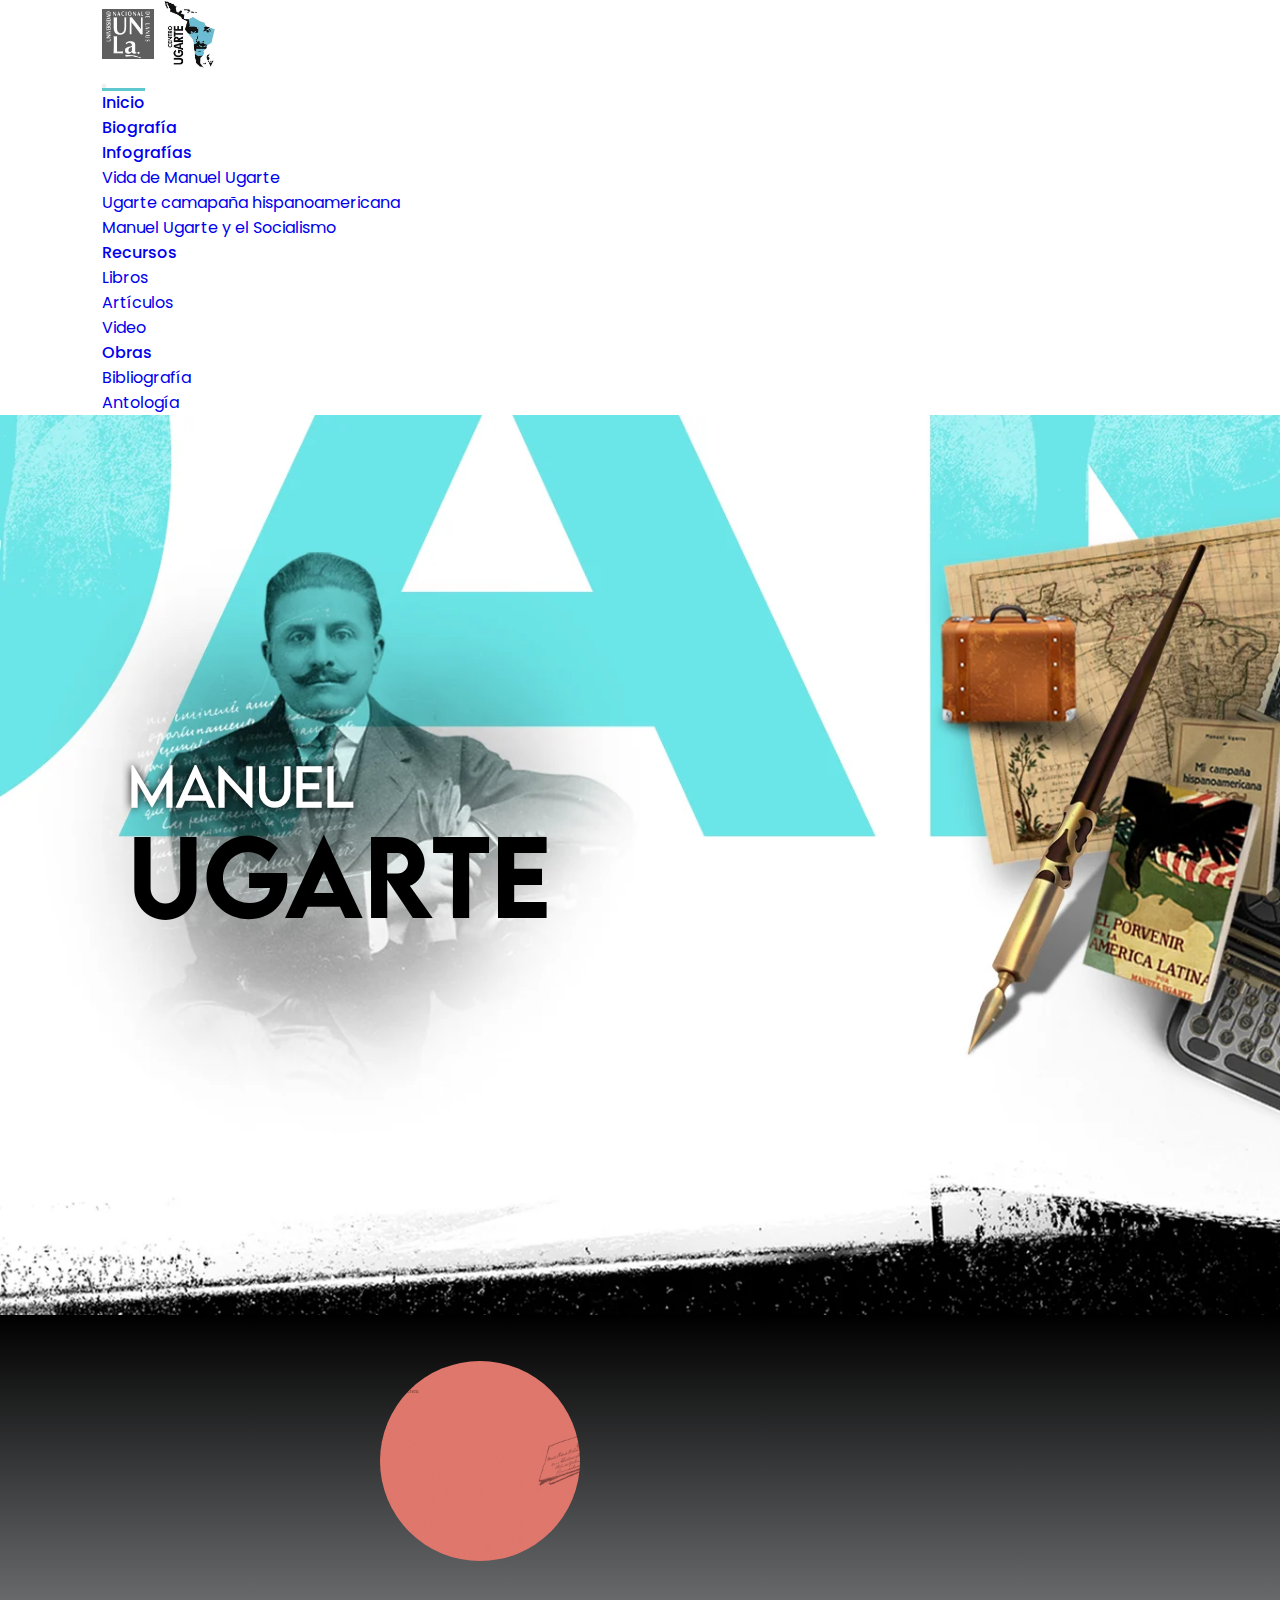
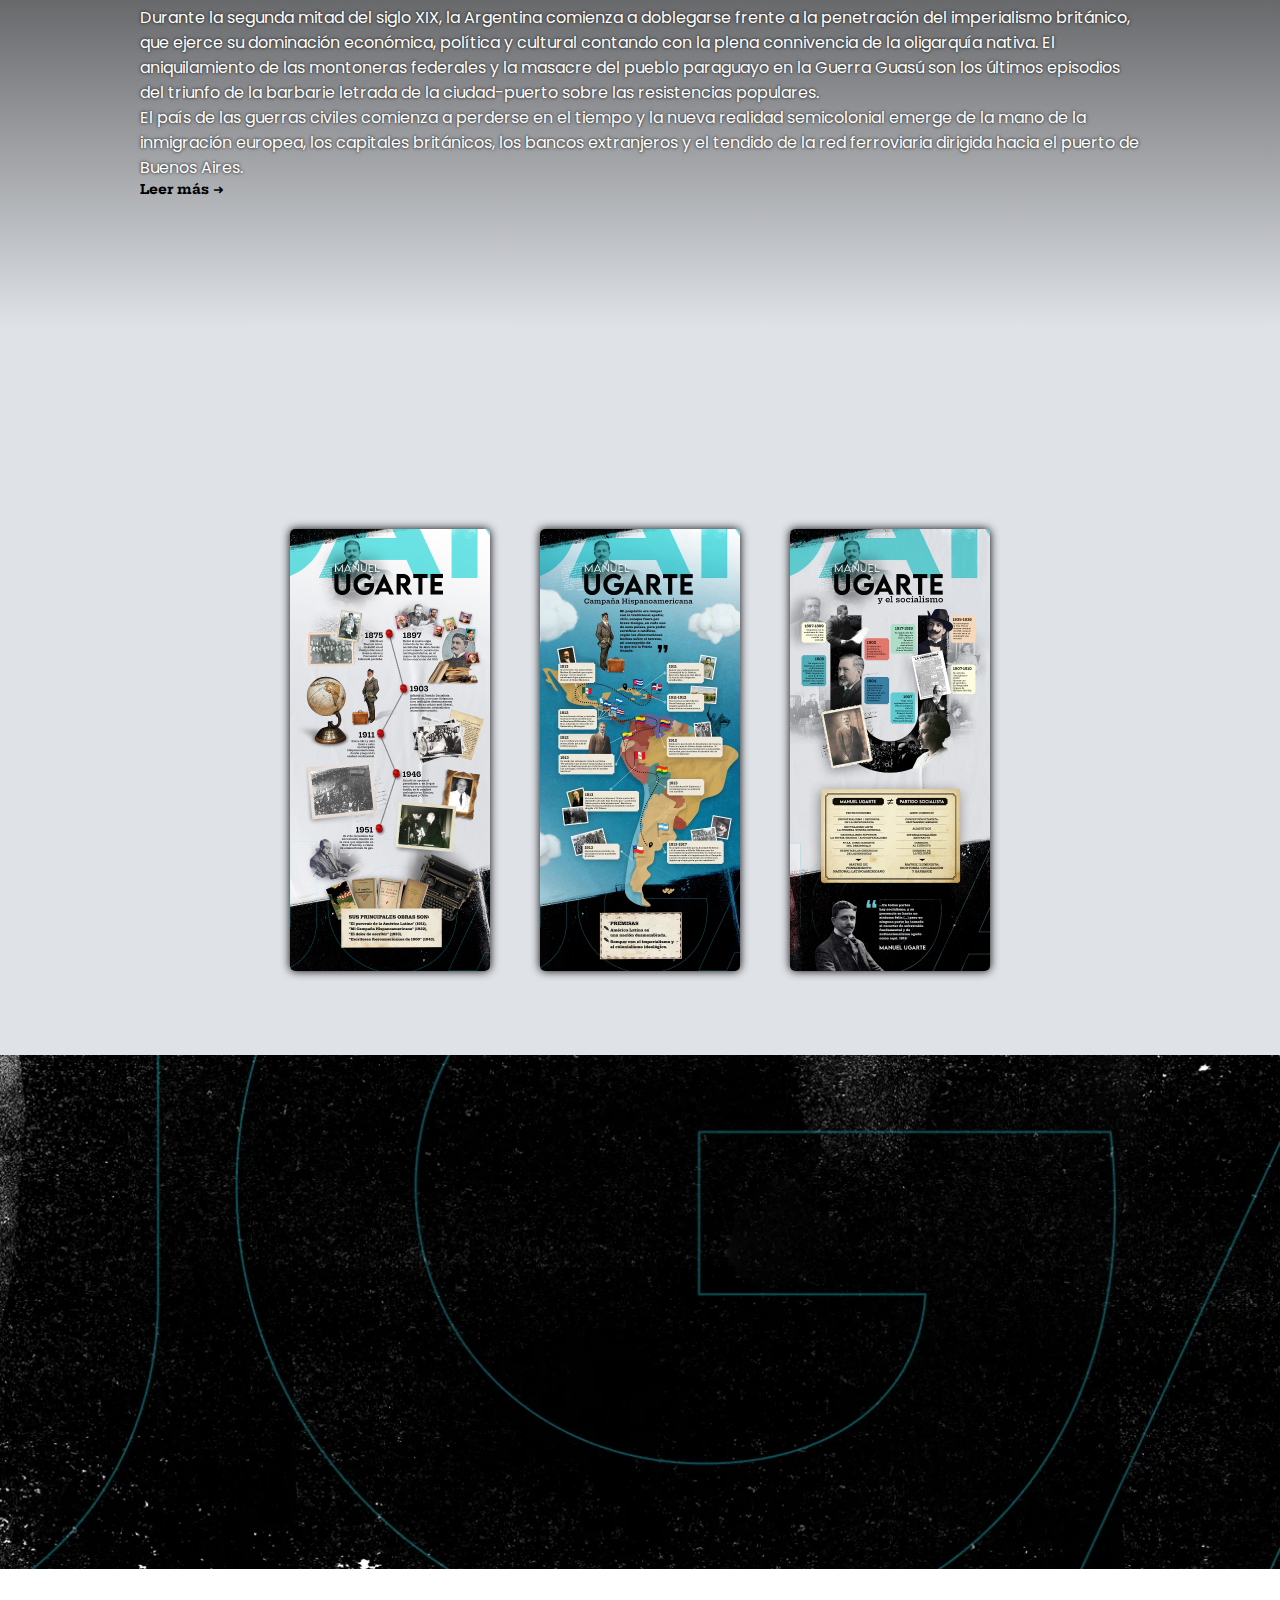
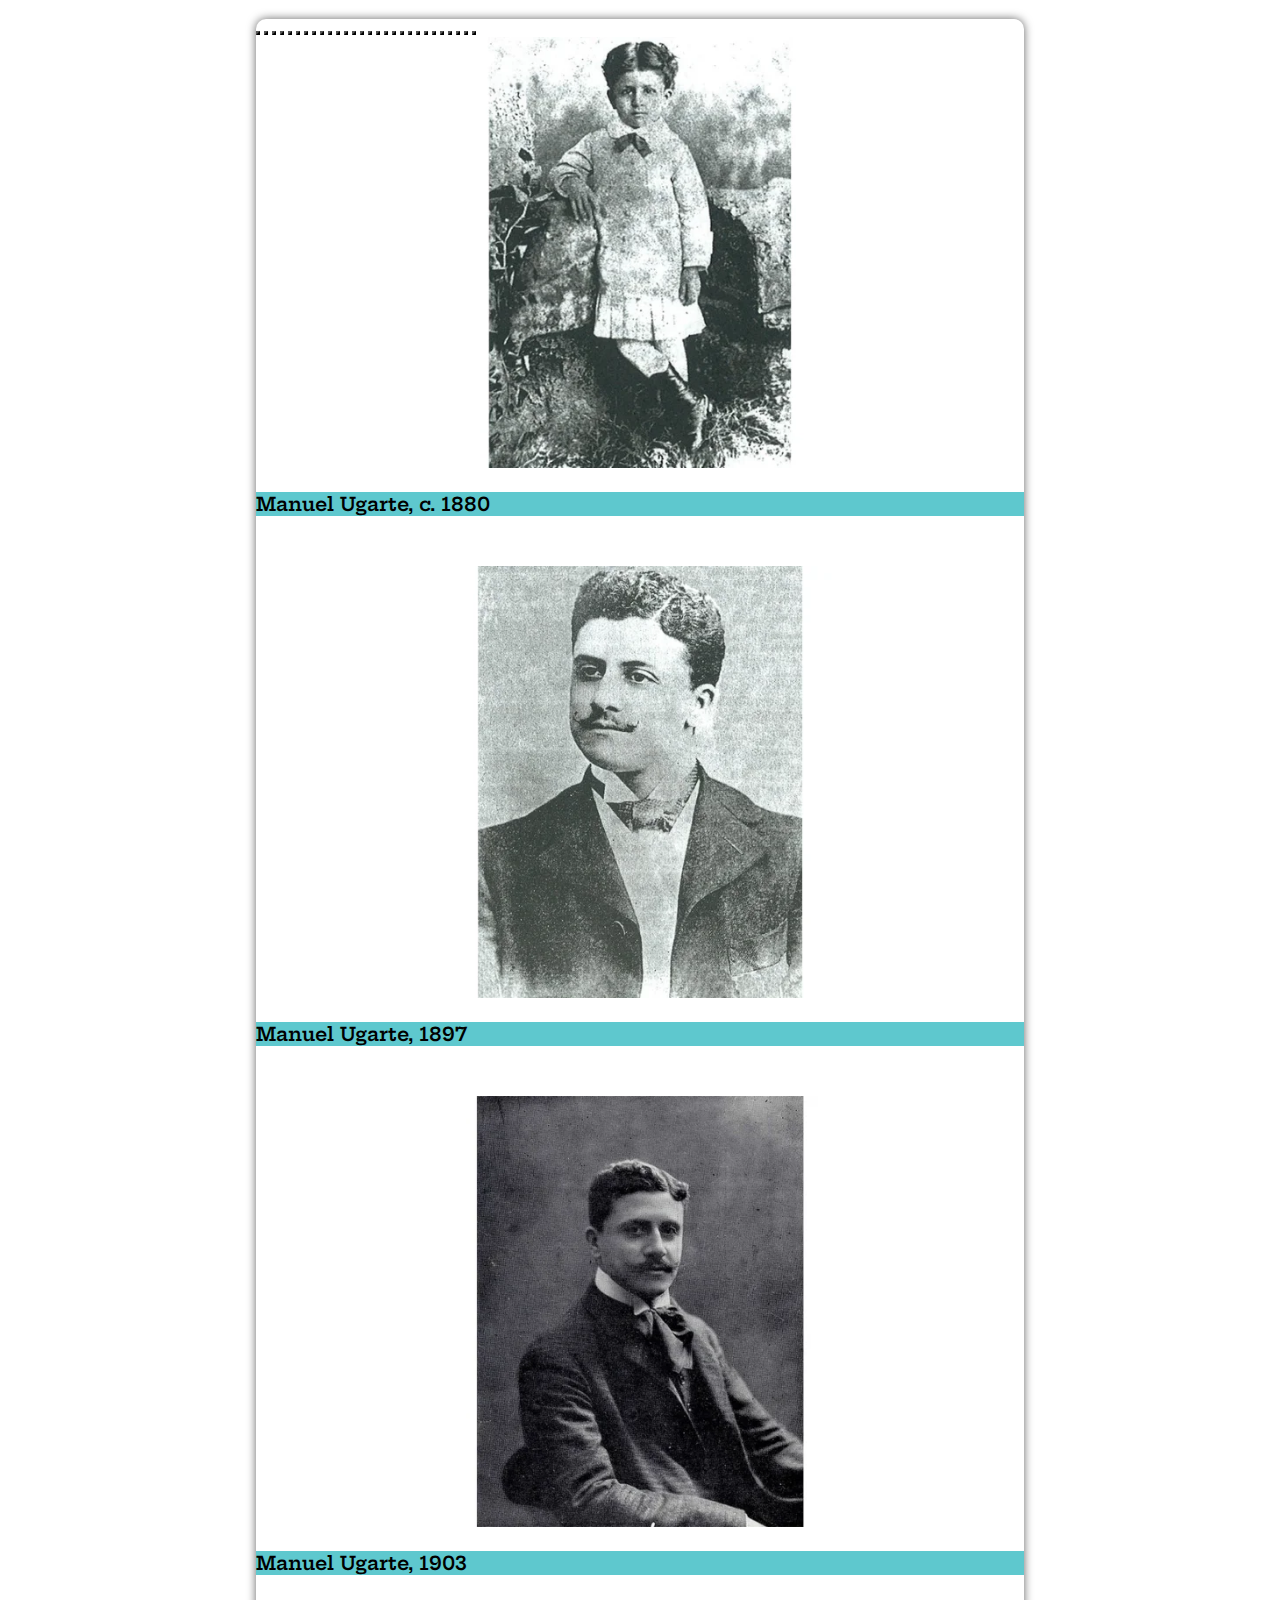
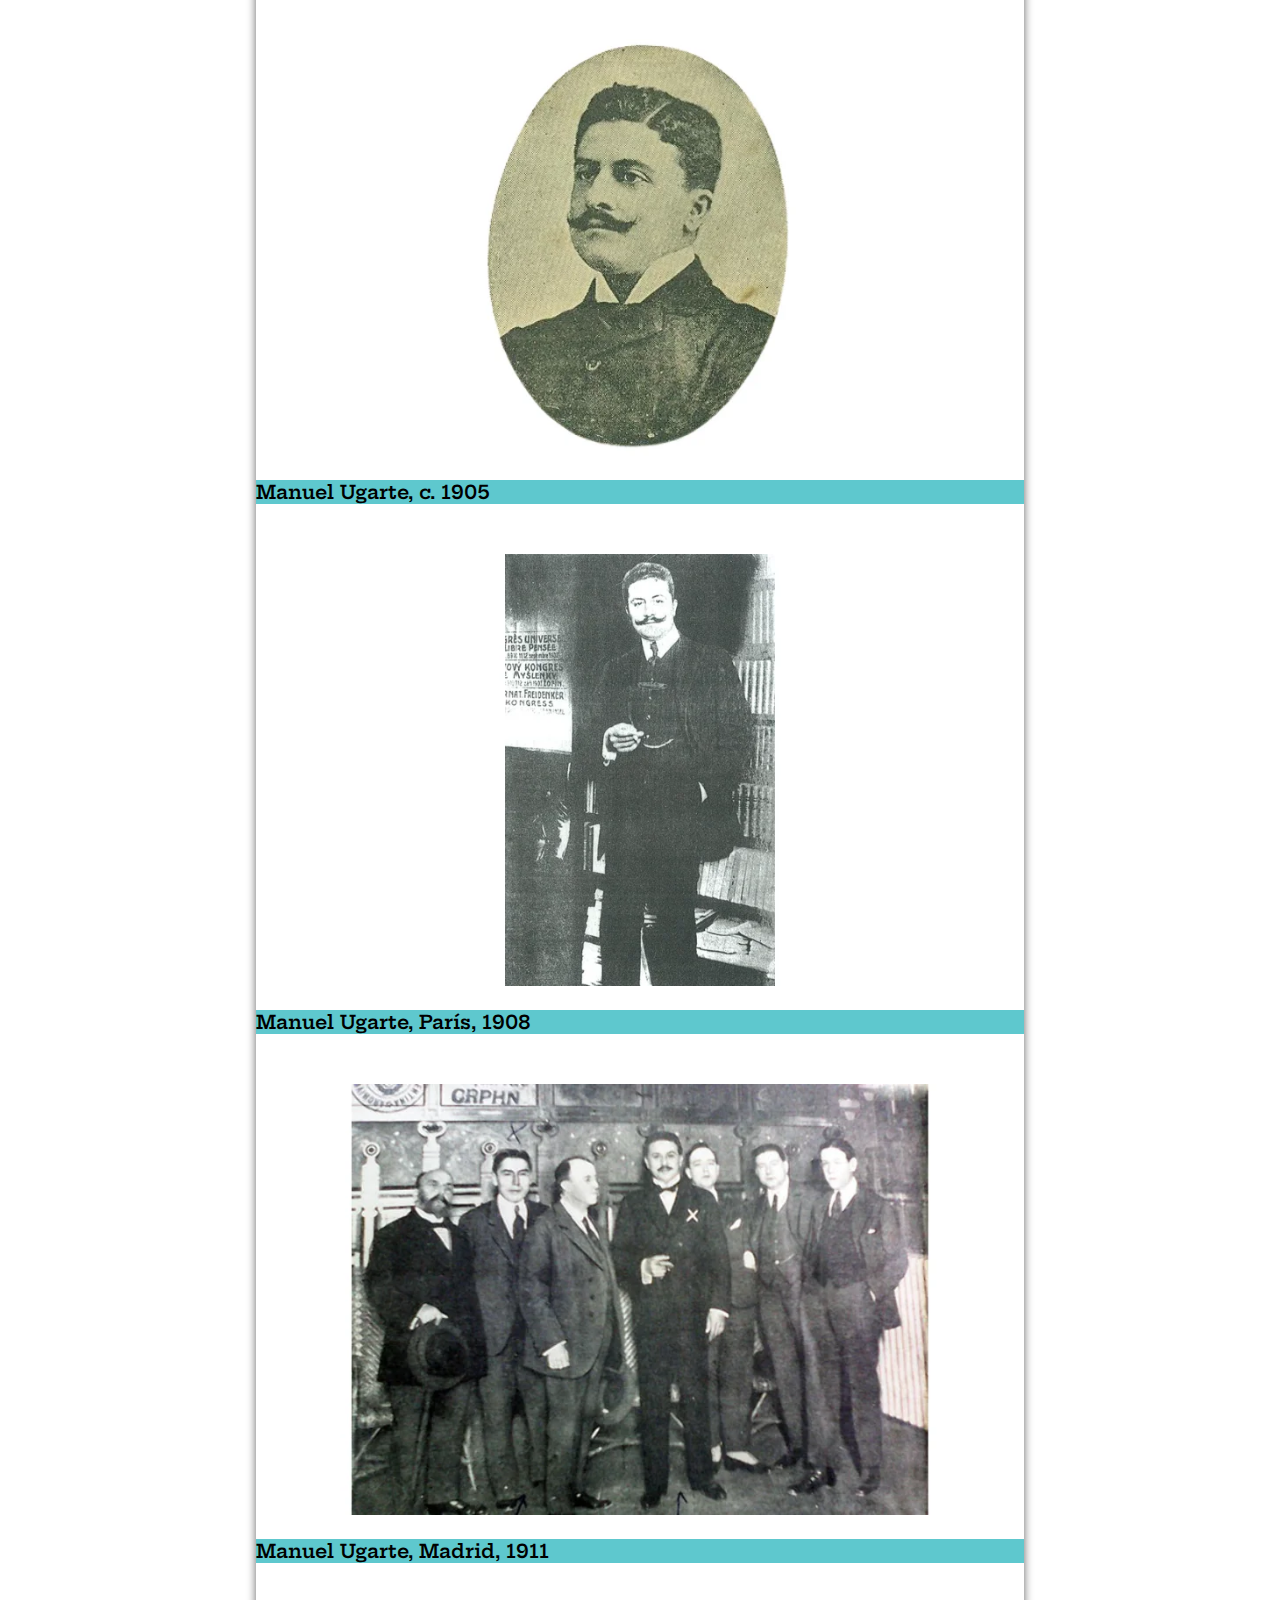
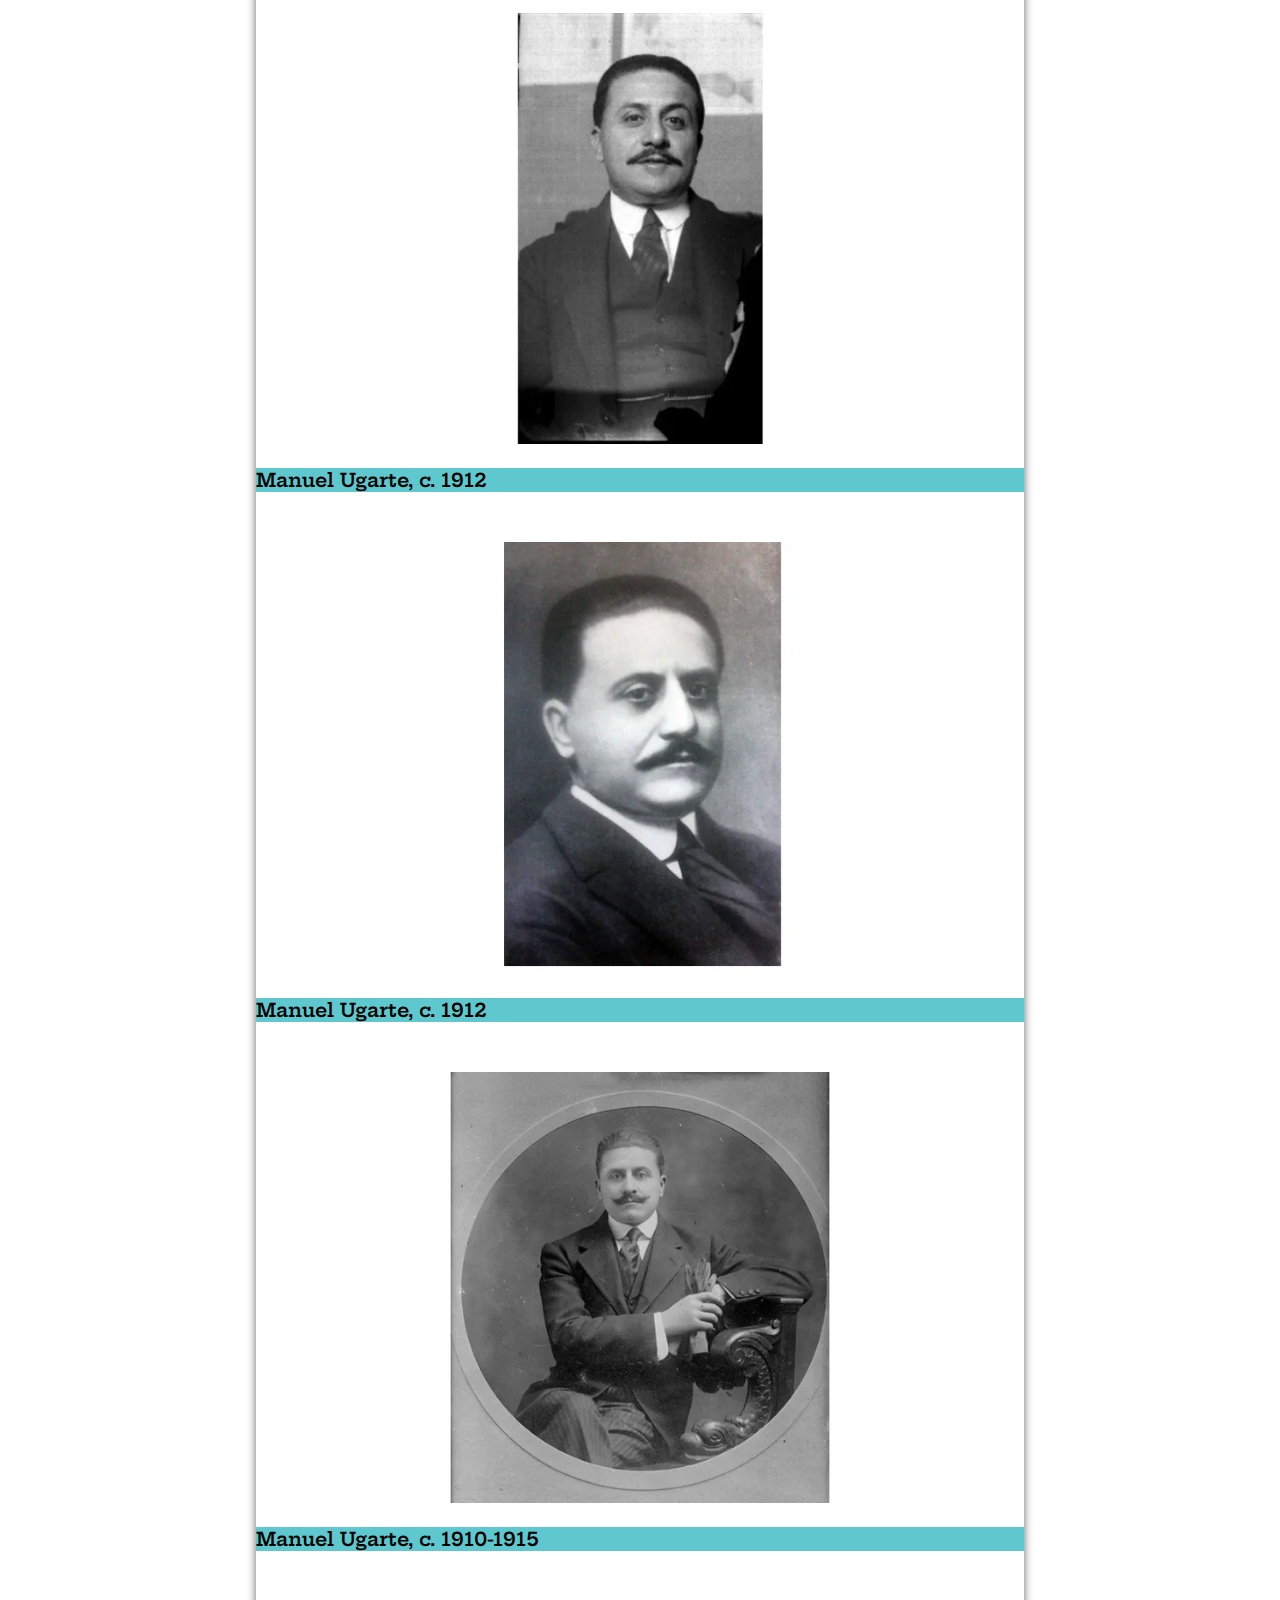
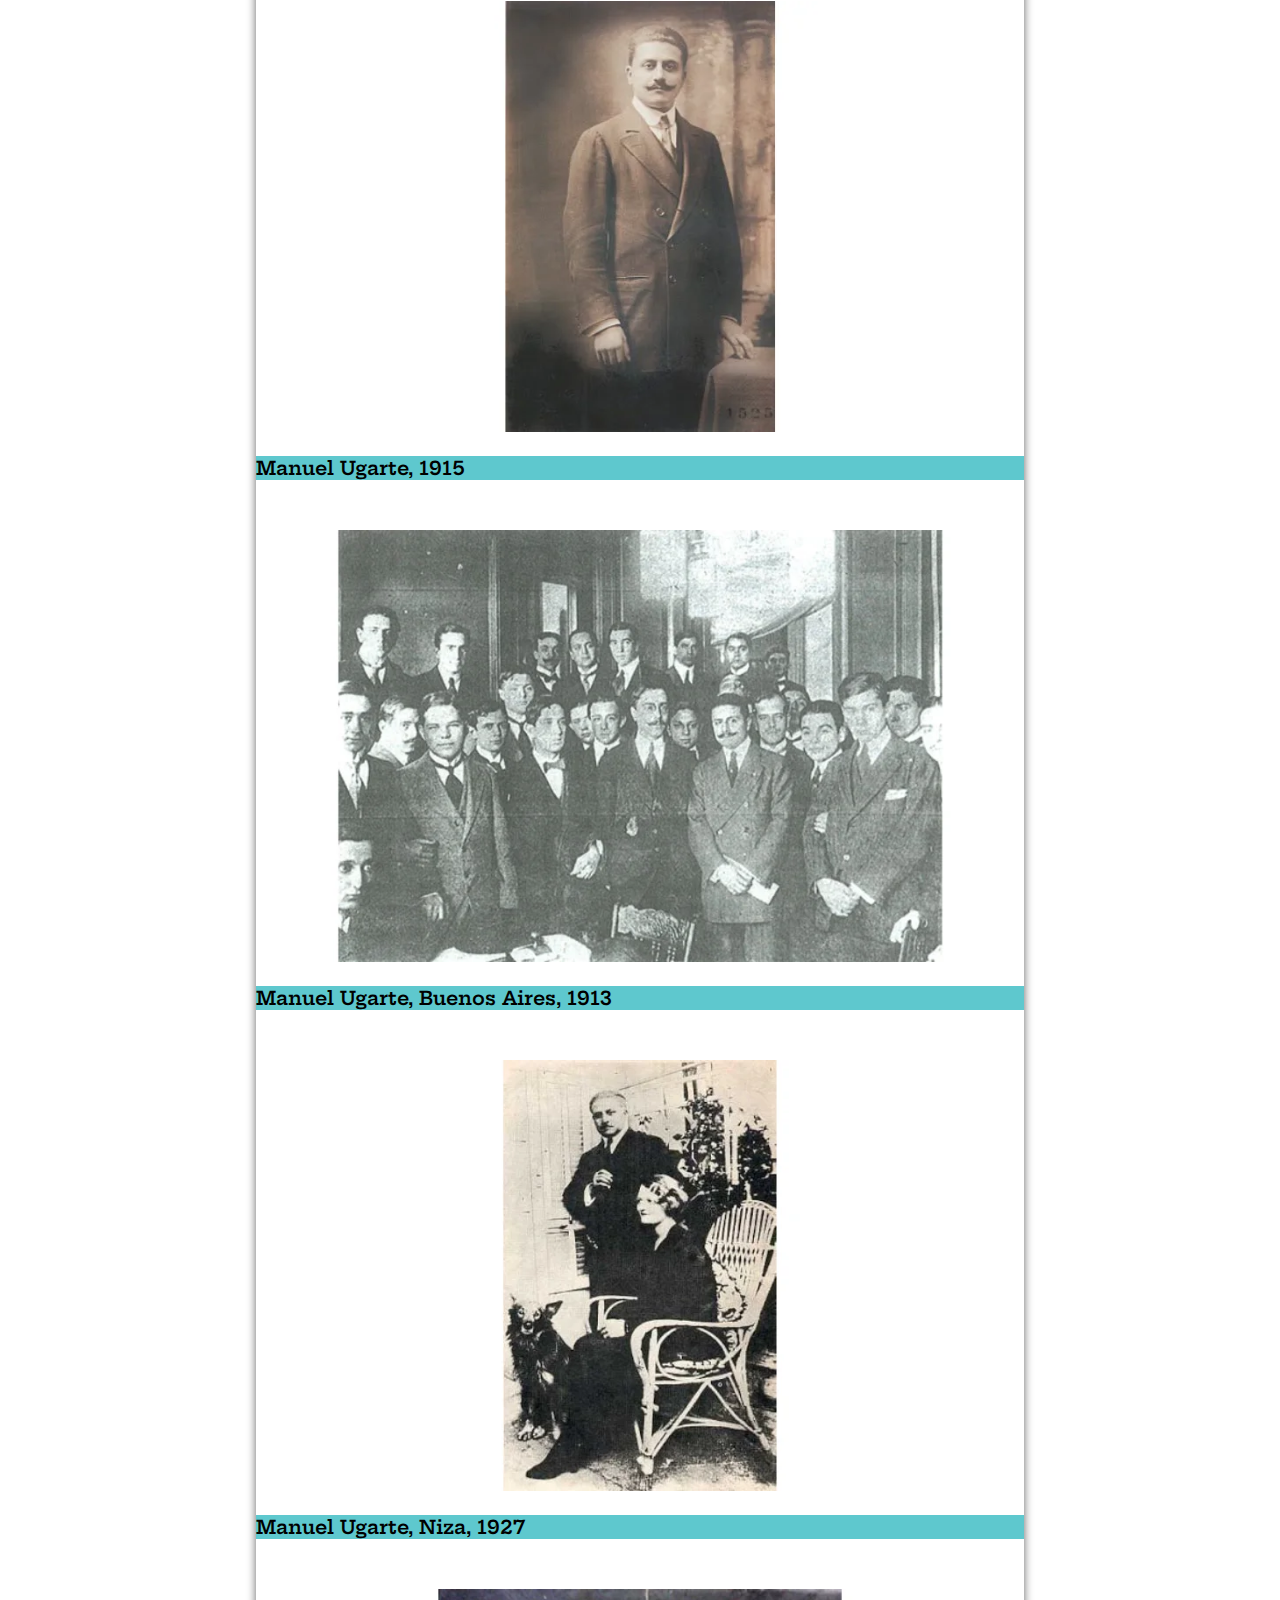
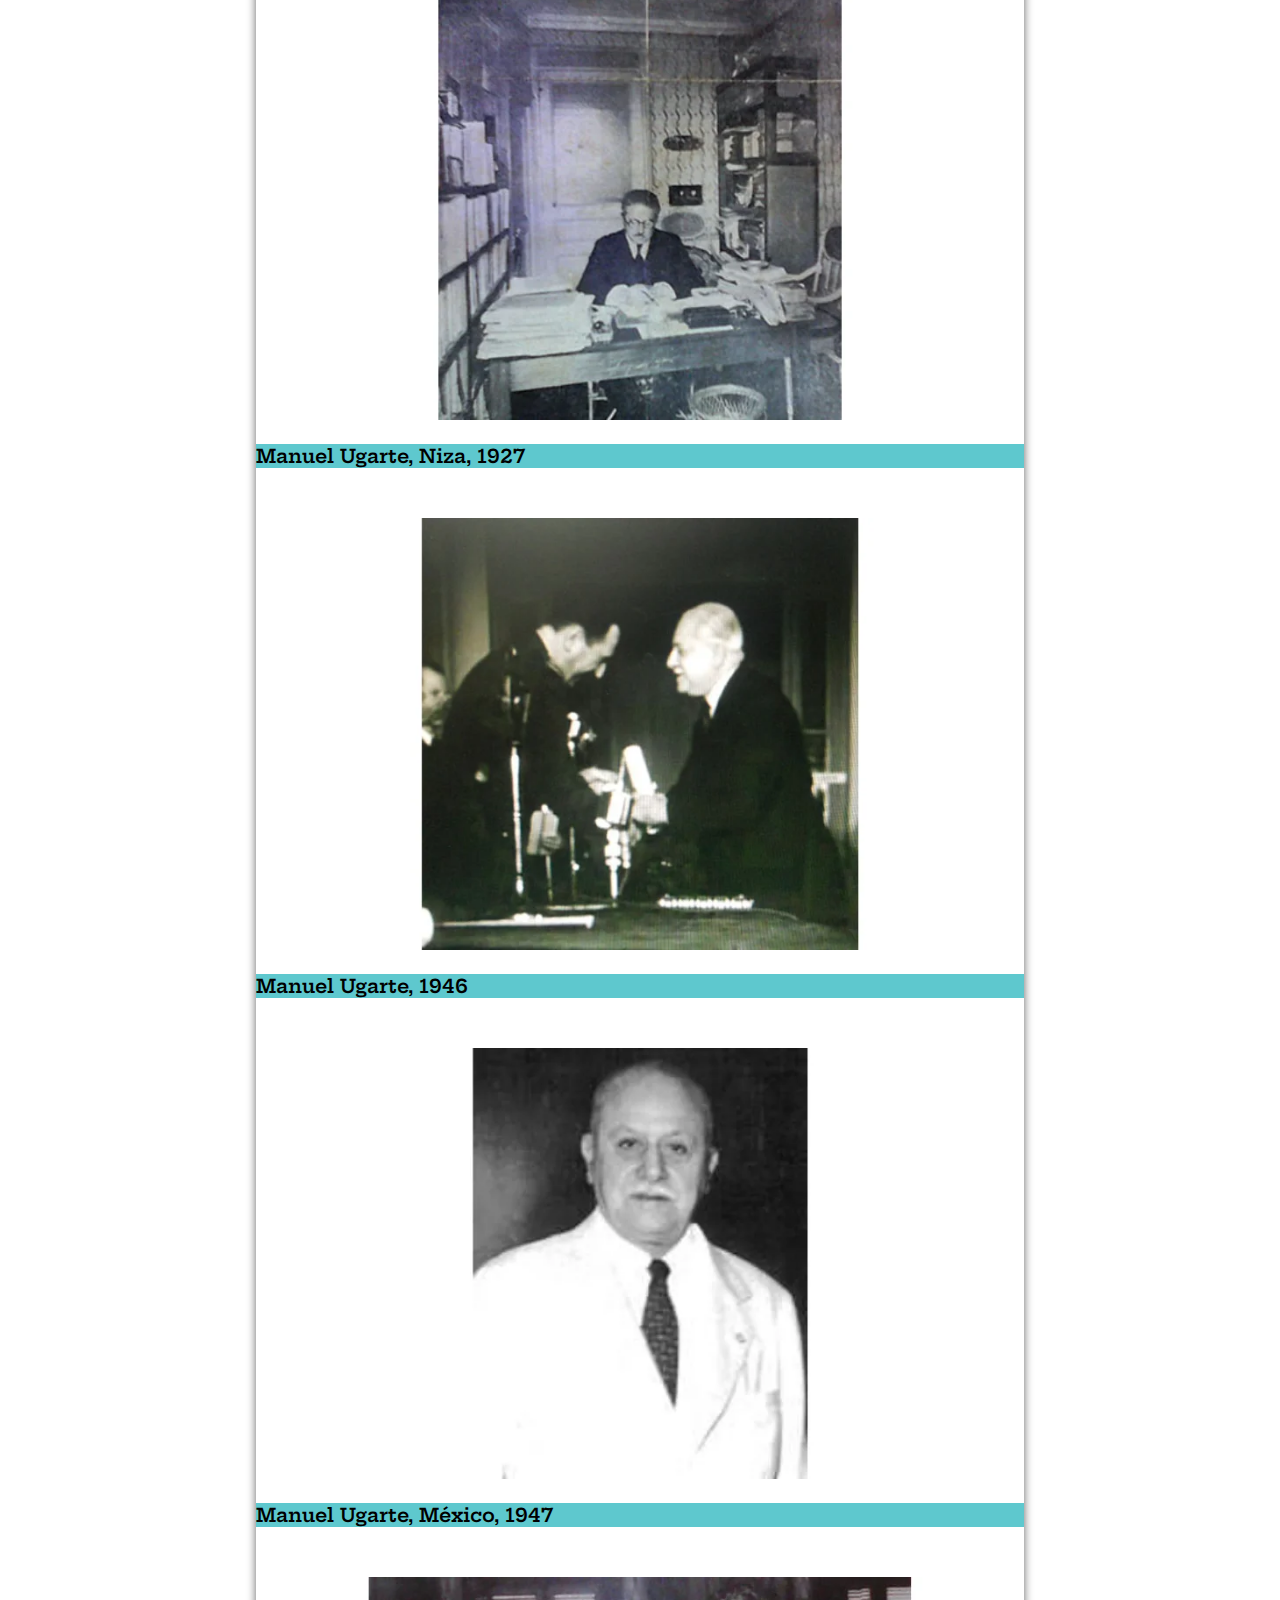
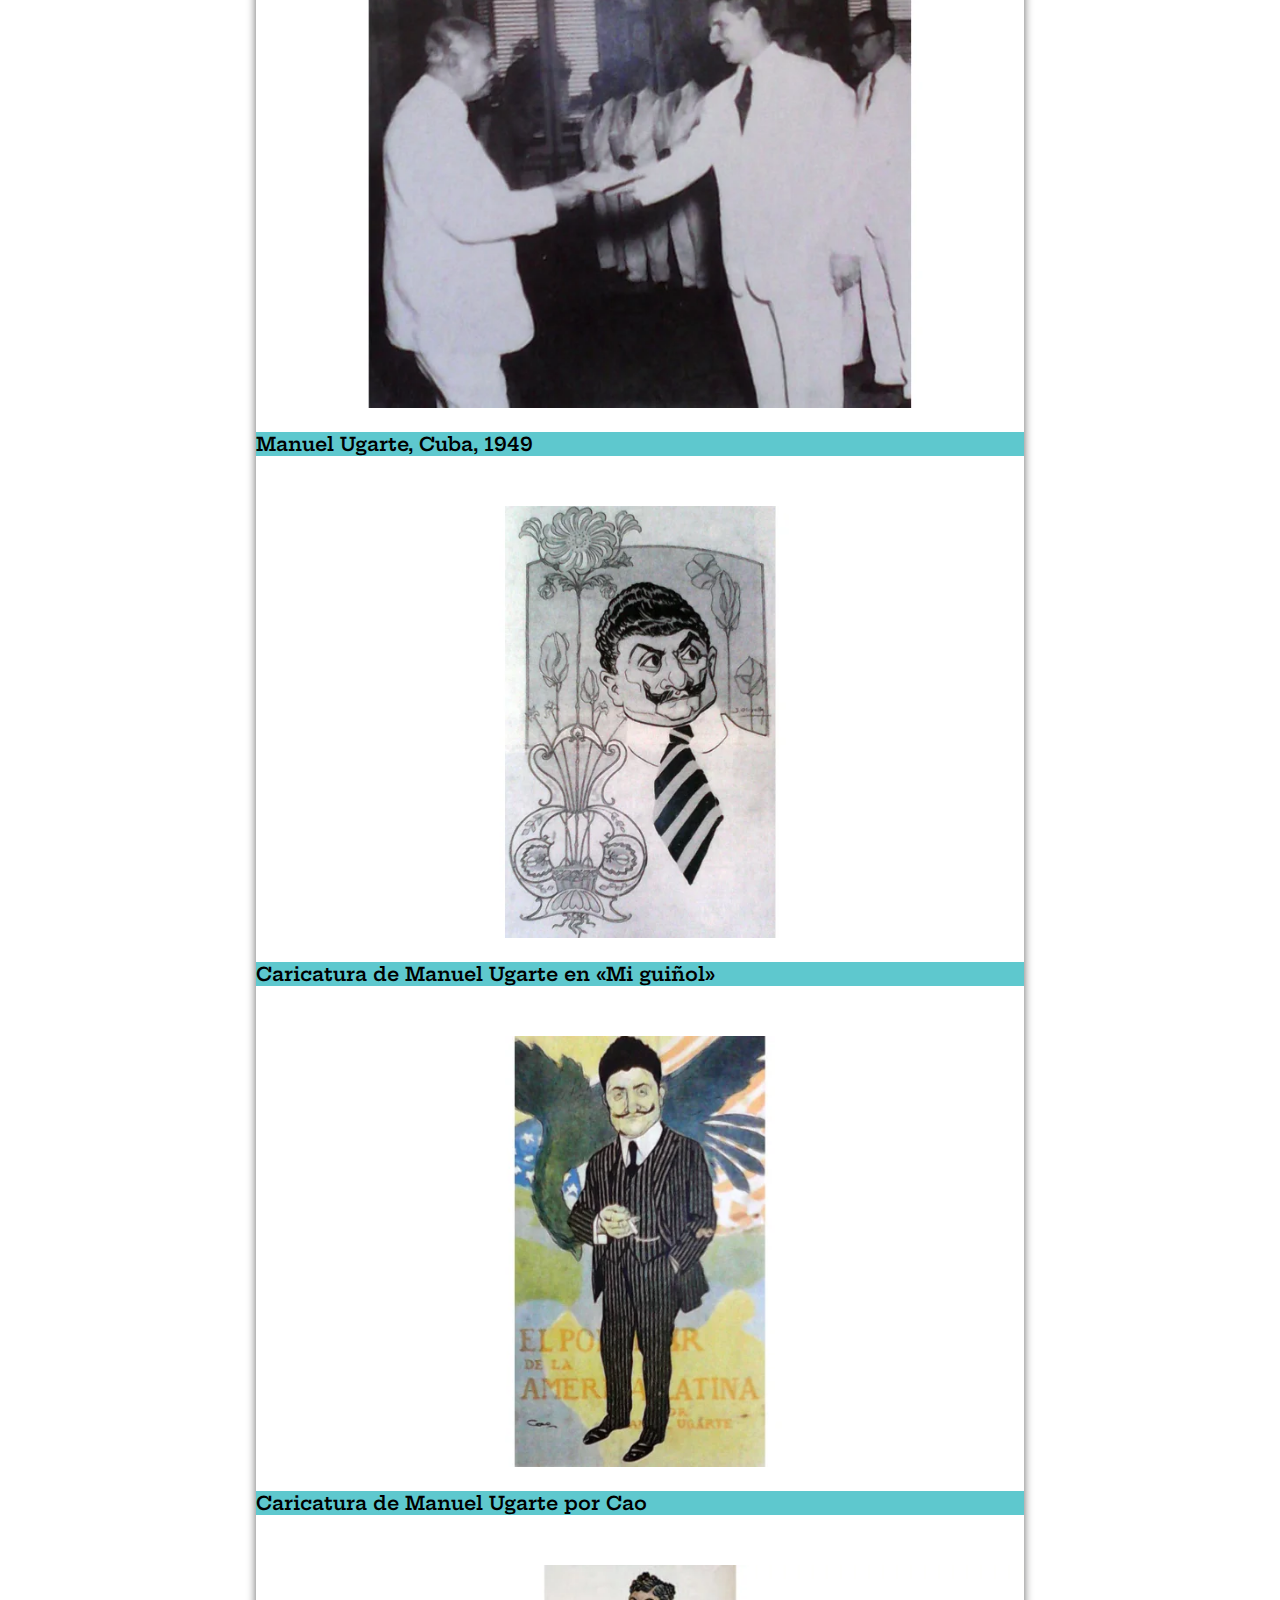
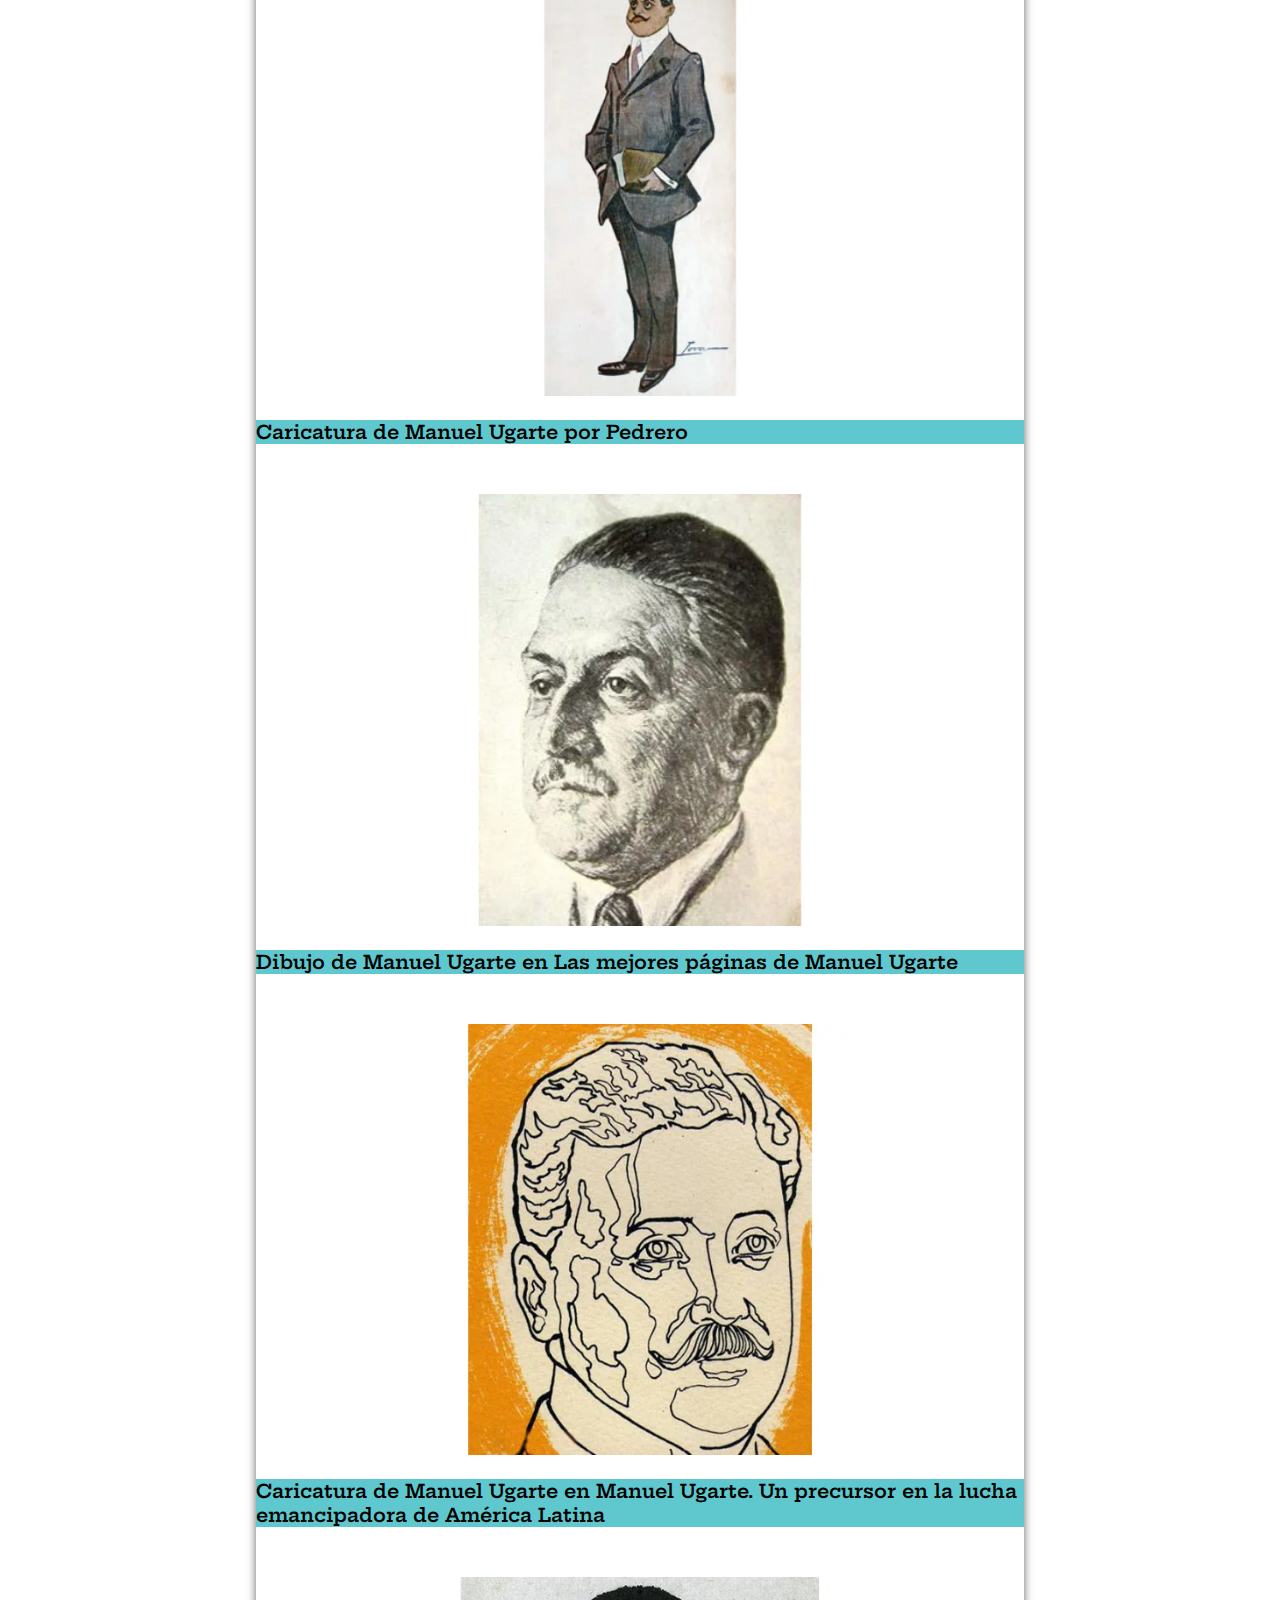
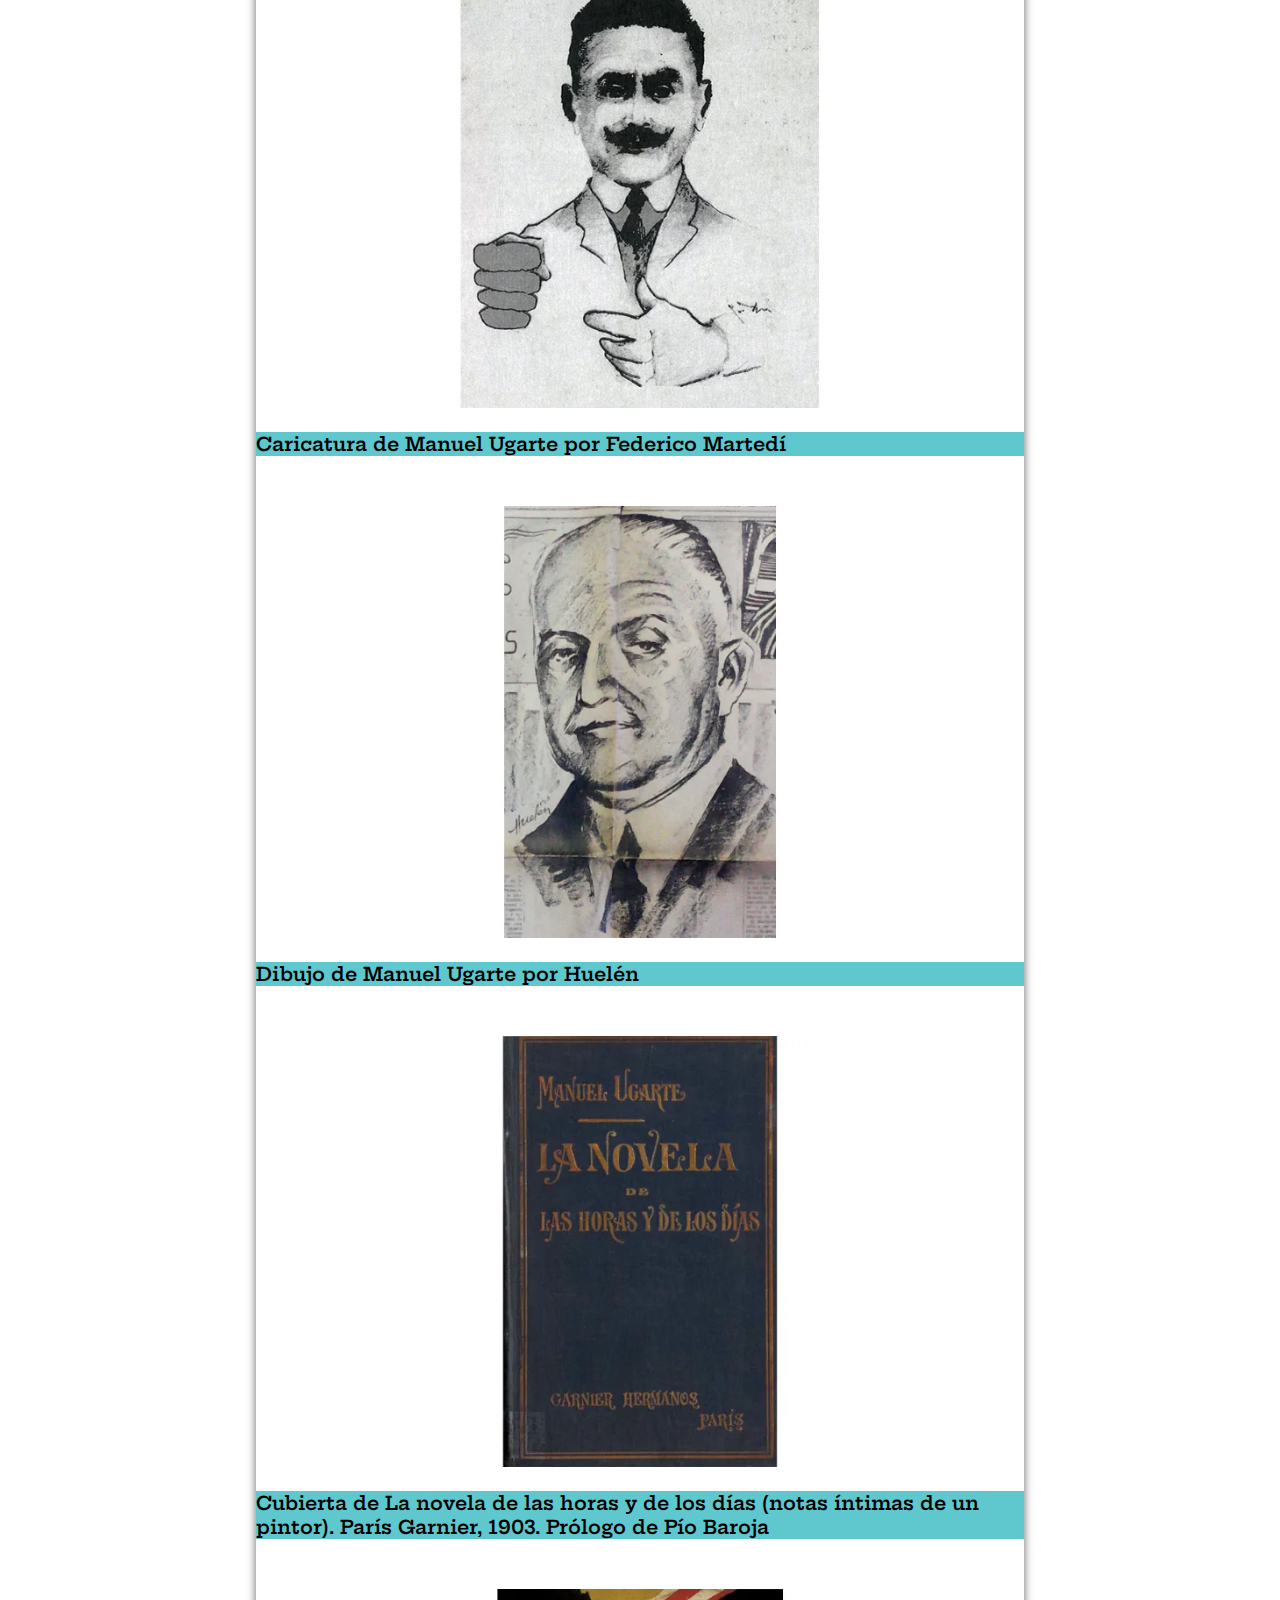
<file: index.html>
<!DOCTYPE html>
<html lang="es">
<head>
    <meta charset="UTF-8">
    <meta http-equiv="X-UA-Compatible" content="IE=edge">
    <meta name="viewport" content="width=device-width, initial-scale=1.0">
    <title>Manuel Ugarte y la Nación Latinoamericana</title>
    <!--SEO-->
    <link rel="shortcut icon" href="images/logo-centro-ugarte-removebg.png" type="image/x-icon">
    <meta name="description" content="Investigación “Manuel Ugarte y la Nación Latinoamericana. Nuevo recorrido de su trayectoria política e intelectual a la luz de los conceptos que vertebran su obra (1910-1951)” desarrollada por el equipo de trabajo del CEIL “Manuel Ugarte” (ICC-SIyP) de la UNLA">
    <meta property="og: title" content="Manuel Ugarte y la Nación Latinoamericana">
    <meta property="og: description" content="Investigación “Manuel Ugarte y la Nación Latinoamericana. Nuevo recorrido de su trayectoria política e intelectual a la luz de los conceptos que vertebran su obra (1910-1951)” desarrollada por el equipo de trabajo del CEIL “Manuel Ugarte” (ICC-SIyP) de la UNLA">
    <meta property="og: image" content="images/manuel-ugarte-home.webp">    
    <!-- <meta property="og: url" content=""> -->
    <meta property="og: locale" content="es_ES">
    <!--Bootstrap-->
    <link href="https://cdn.jsdelivr.net/npm/bootstrap@5.0.2/dist/css/bootstrap.min.css" rel="stylesheet" integrity="sha384-EVSTQN3/azprG1Anm3QDgpJLIm9Nao0Yz1ztcQTwFspd3yD65VohhpuuCOmLASjC" crossorigin="anonymous">
    <script src="https://cdn.jsdelivr.net/npm/bootstrap@5.0.2/dist/js/bootstrap.bundle.min.js" integrity="sha384-MrcW6ZMFYlzcLA8Nl+NtUVF0sA7MsXsP1UyJoMp4YLEuNSfAP+JcXn/tWtIaxVXM" crossorigin="anonymous"></script>
    <!--css-->
    <link rel="stylesheet" href="style/style.css">
    <!--Animaciones-->
    <link href="https://unpkg.com/aos@2.3.1/dist/aos.css" rel="stylesheet">
    <!--Fonts-->
    <link rel="preconnect" href="https://fonts.googleapis.com">
    <link rel="preconnect" href="https://fonts.gstatic.com" crossorigin>
    <link href="https://fonts.googleapis.com/css2?family=Poppins&display=swap" rel="stylesheet">
</head>
<body>
    <header>
        <nav class="navbar navbar-expand-lg navbar-light bg-light navBar navBarHome">
            <div class="container-fluid">
                <div class="navbar-brand">
                    <a href="index.html">
                        <img src="images/logo-unla.webp" alt="Logo UNLA">
                    </a>
                    <a href="http://centrougarte.unla.edu.ar/" target="_blank">
                        <img src="images/logo-centro-ugarte.webp" alt="Logo del Centro Ugarte">
                    </a>
                </div>
                <button class="navbar-toggler" type="button" data-bs-toggle="collapse" data-bs-target="#navbarScroll" aria-controls="navbarScroll" aria-expanded="false" aria-label="Toggle navigation">
                    <span class="navbar-toggler-icon"></span>
                </button>
                <div class="collapse navbar-collapse" id="navbarScroll">
                    <ul class="navbar-nav me-auto my-2 my-lg-0 navbar-nav-scroll" style="--bs-scroll-height: 100px;">
                        <li class="nav-item">
                            <a class="nav-link active" aria-current="page" href="index.html">Inicio</a>
                        </li>
                        <li class="nav-item">
                            <a class="nav-link" href="pages/biografia.html">Biografía</a>
                        </li>
                        <li class="nav-item dropdown">
                            <a class="nav-link dropdown-toggle" href="#" id="navbarScrollingDropdown" role="button" data-bs-toggle="dropdown" aria-expanded="false">
                            Infografías
                            </a>
                            <ul class="dropdown-menu" aria-labelledby="navbarScrollingDropdown">
                                <li><a class="dropdown-item" href="pages/infografia-vida-de-manuel-ugarte.html">Vida de Manuel Ugarte</a></li>
                                <li><a class="dropdown-item" href="pages/infografia-ugarte-campaña-hispanoamericana.html">Ugarte camapaña hispanoamericana</a></li>
                                <li><a class="dropdown-item" href="pages/infografia-ugarte-y-el-socialismo.html">Manuel Ugarte y el Socialismo</a></li>
                            </ul>
                        </li>
                        <li class="nav-item dropdown">
                            <a class="nav-link dropdown-toggle" href="#" id="navbarScrollingDropdown" role="button" data-bs-toggle="dropdown" aria-expanded="false">
                            Recursos
                            </a>
                            <ul class="dropdown-menu" aria-labelledby="navbarScrollingDropdown">
                            <li><a class="dropdown-item" href="pages/libros.html">Libros</a></li>
                            <li><a class="dropdown-item" href="pages/articulos.html">Artículos</a></li>
                            <li><a class="dropdown-item" href="pages/videos.html">Video</a></li>
                            </ul>
                        </li>
                        <li class="nav-item dropdown">
                            <a class="nav-link dropdown-toggle" href="#" id="navbarScrollingDropdown" role="button" data-bs-toggle="dropdown" aria-expanded="false">
                            Obras
                            </a>
                            <ul class="dropdown-menu" aria-labelledby="navbarScrollingDropdown">
                              <li><a class="dropdown-item" href="pages/bibliografia.html">Bibliografía</a></li>
                              <li><a class="dropdown-item" href="pages/antologia.html">Antología</a></li>
                            </ul>
                        </li>
                    </ul>
                </div>
            </div>
        </nav>
    </header>
    <main>
        <div class="hero">
          <h1><span>Manuel</span> Ugarte</h1>
          <h2 data-aos="fade-up" data-aos-duration="2000">Pensador de la Patria Grande</h2>
          <div class="heroIMG">
            <img src="images/manuel-ugarte-unla-mobile.webp" alt="Manuel Ugarte">
          </div>        
        </div>
        <section class="description">
            <div class="descriptionHeader">
                <div class="descriptionHeaderGif">
                    <img src="images/icon.gif" alt="La escritura de Manuel Ugarte">
                </div>
                <h2 data-aos="fade-up" data-aos-duration="1000"><span class="black">Bio</span>grafía</h2>
            </div>
            <div class="descriptionP">
                <p>Durante la segunda mitad del siglo XIX, la Argentina comienza a doblegarse frente a la penetración del imperialismo británico, que ejerce su dominación económica, política y cultural contando con la plena connivencia de la oligarquía nativa. El aniquilamiento de las montoneras federales y la masacre del pueblo paraguayo en la Guerra Guasú son los últimos episodios del triunfo de la barbarie letrada de la ciudad-puerto sobre las resistencias populares.</p>
                <p>El país de las guerras civiles comienza a perderse en el tiempo y la nueva realidad semicolonial emerge de la mano de la inmigración europea, los capitales británicos, los bancos extranjeros y el tendido de la red ferroviaria dirigida hacia el puerto de Buenos Aires.</p>
                <a href="pages/biografia.html"><button>Leer más ➜</button></a>
            </div>
        </section>
        <section class="infograph" id="infograph">
            <h2 data-aos="fade-up" data-aos-duration="1000">Infografías</h2>
            <p data-aos="fade-up" data-aos-duration="1000">Un recorrido por la vida de Manuel Ugarte, sus viajes por América Latina y su vínculo con el Partido Socialista.</p>
            <div class="infographContainer">
                <article>
                    <a href="pages/infografia-vida-de-manuel-ugarte.html">
                        <img src="images/Vida-de-Manuel-Ugarte-home.webp" alt="Infografía sobre la vida de Manuel Ugarte">
                    </a>
                </article>
                <article>
                    <a href="pages/infografia-ugarte-campaña-hispanoamericana.html">
                        <img src="images/Manue-Ugarte-Campaña-hispanoamericana-home.webp" alt="Infografía sobre la campaña hispanoamericana">
                    </a>
                </article>
                <article>
                    <a href="pages/infografia-ugarte-y-el-socialismo.html">
                        <img src="images/Manuel-Ugarte-y-el-socialismo-home.webp" alt="Infografía sobre Ugarte y el Socialismo">
                    </a>
                </article>
            </div>
        </section>
        <section class="productions" id="productions">
            <h2 data-aos="fade-up" data-aos-duration="1000">Producciones</h2>
            <p data-aos="fade-up" data-aos-duration="1000">Realizadas por el equipo del CEIL "Manuel Ugarte".</p>
            <div class="productionsContainer" data-aos="zoom-in" data-aos-duration="1500">
                <a href="pages/libros.html">
                    <div><img src="images/libro.webp" alt="Libros del Centro Ugarte"></div>
                    Libros
                </a>
                <a href="pages/articulos.html">
                    <div><img src="images/maquina-de-escribir.webp" alt="Artículos del Centro Ugarte"></div>
                    Artículos y <br>ponencias
                </a>
                <a href="pages/videos.html">
                    <div><img src="images/camara-de-video.webp" alt="Videos"></div>
                    Videos
                </a>
            </div>
        </section>
        <div class="carouselContainer">
            <div id="carouselExampleCaptions" class="carousel slide containerLayout" data-bs-ride="carousel">
                <div class="carousel-indicators">
                  <button type="button" data-bs-target="#carouselExampleCaptions" data-bs-slide-to="0" class="active" aria-current="true" aria-label="Slide 1"></button>
                  <button type="button" data-bs-target="#carouselExampleCaptions" data-bs-slide-to="1" aria-label="Slide 2"></button>
                  <button type="button" data-bs-target="#carouselExampleCaptions" data-bs-slide-to="2" aria-label="Slide 3"></button>
                  <button type="button" data-bs-target="#carouselExampleCaptions" data-bs-slide-to="3" aria-label="Slide 4"></button>
                  <button type="button" data-bs-target="#carouselExampleCaptions" data-bs-slide-to="4" aria-label="Slide 5"></button>
                  <button type="button" data-bs-target="#carouselExampleCaptions" data-bs-slide-to="5" aria-label="Slide 6"></button>
                  <button type="button" data-bs-target="#carouselExampleCaptions" data-bs-slide-to="6" aria-label="Slide 7"></button>
                  <button type="button" data-bs-target="#carouselExampleCaptions" data-bs-slide-to="7" aria-label="Slide 8"></button>
                  <button type="button" data-bs-target="#carouselExampleCaptions" data-bs-slide-to="8" aria-label="Slide 9"></button>
                  <button type="button" data-bs-target="#carouselExampleCaptions" data-bs-slide-to="9" aria-label="Slide 10"></button>
                  <button type="button" data-bs-target="#carouselExampleCaptions" data-bs-slide-to="10" aria-label="Slide 11"></button>
                  <button type="button" data-bs-target="#carouselExampleCaptions" data-bs-slide-to="11" aria-label="Slide 12"></button>
                  <button type="button" data-bs-target="#carouselExampleCaptions" data-bs-slide-to="12" aria-label="Slide 13"></button>
                  <button type="button" data-bs-target="#carouselExampleCaptions" data-bs-slide-to="13" aria-label="Slide 14"></button>
                  <button type="button" data-bs-target="#carouselExampleCaptions" data-bs-slide-to="14" aria-label="Slide 15"></button>
                  <button type="button" data-bs-target="#carouselExampleCaptions" data-bs-slide-to="15" aria-label="Slide 16"></button>
                  <button type="button" data-bs-target="#carouselExampleCaptions" data-bs-slide-to="16" aria-label="Slide 17"></button>
                  <button type="button" data-bs-target="#carouselExampleCaptions" data-bs-slide-to="17" aria-label="Slide 18"></button>
                  <button type="button" data-bs-target="#carouselExampleCaptions" data-bs-slide-to="18" aria-label="Slide 19"></button>
                  <button type="button" data-bs-target="#carouselExampleCaptions" data-bs-slide-to="19" aria-label="Slide 20"></button>
                  <button type="button" data-bs-target="#carouselExampleCaptions" data-bs-slide-to="20" aria-label="Slide 21"></button>
                  <button type="button" data-bs-target="#carouselExampleCaptions" data-bs-slide-to="21" aria-label="Slide 22"></button>
                  <button type="button" data-bs-target="#carouselExampleCaptions" data-bs-slide-to="22" aria-label="Slide 23"></button>
                  <button type="button" data-bs-target="#carouselExampleCaptions" data-bs-slide-to="23" aria-label="Slide 24"></button>
                  <button type="button" data-bs-target="#carouselExampleCaptions" data-bs-slide-to="24" aria-label="Slide 25"></button>
                  <button type="button" data-bs-target="#carouselExampleCaptions" data-bs-slide-to="25" aria-label="Slide 26"></button>
                  <button type="button" data-bs-target="#carouselExampleCaptions" data-bs-slide-to="26" aria-label="Slide 27"></button>
                  <button type="button" data-bs-target="#carouselExampleCaptions" data-bs-slide-to="27" aria-label="Slide 28"></button>
                </div>
                <div class="carousel-inner">
                  <div class="carousel-item active">
                    <img src="images/slider/1. Manuel Ugarte, c. 1880.webp" class="d-block w-100" alt="Manuel Ugarte, c. 1880">
                    <div class="carousel-caption d-none d-md-block">
                      <p>Manuel Ugarte, c. 1880</p>
                    </div>
                  </div>
                  <div class="carousel-item">
                    <img src="images/slider/2. Manuel Ugarte, 1897.webp" class="d-block w-100" alt="Manuel Ugarte, 1897">
                    <div class="carousel-caption d-none d-md-block">
                      <p>Manuel Ugarte, 1897</p>
                    </div>
                  </div>
                  <div class="carousel-item">
                    <img src="images/slider/3. Manuel Ugarte, 1903.webp" class="d-block w-100" alt="Manuel Ugarte, 1903">
                    <div class="carousel-caption d-none d-md-block">
                      <p>Manuel Ugarte, 1903</p>
                    </div>
                  </div>
                  <div class="carousel-item">
                    <img src="images/slider/4. Manuel Ugarte, c. 1905.webp" class="d-block w-100" alt="Manuel Ugarte, c. 1905">
                    <div class="carousel-caption d-none d-md-block">
                      <p>Manuel Ugarte, c. 1905</p>
                    </div>
                  </div>
                  <div class="carousel-item">
                    <img src="images/slider/5. Manuel Ugarte, París, 1908.webp" class="d-block w-100" alt="Manuel Ugarte, París, 1908">
                    <div class="carousel-caption d-none d-md-block">
                      <p>Manuel Ugarte, París, 1908</p>
                    </div>
                  </div>
                  <div class="carousel-item">
                    <img src="images/biografia/6. Manuel Ugarte, Madrid, 1911.webp" class="d-block w-100" alt="Manuel Ugarte, Madrid, 1911">
                    <div class="carousel-caption d-none d-md-block">
                      <p>Manuel Ugarte, Madrid, 1911</p>
                    </div>
                  </div>                  
                  <div class="carousel-item">
                    <img src="images/slider/7. Manuel Ugarte, c. 1912.webp" class="d-block w-100" alt="Manuel Ugarte, c. 1912">
                    <div class="carousel-caption d-none d-md-block">
                      <p>Manuel Ugarte, c. 1912</p>
                    </div>
                  </div>
                  <div class="carousel-item">
                    <img src="images/slider/8. Manuel Ugarte, c. 1912.webp" class="d-block w-100" alt="Manuel Ugarte, c. 1912">
                    <div class="carousel-caption d-none d-md-block">
                      <p>Manuel Ugarte, c. 1912</p>
                    </div>
                  </div>
                  <div class="carousel-item">
                    <img src="images/slider/9. Manuel Ugarte, c. 1910-1915.webp" class="d-block w-100" alt="Manuel Ugarte, c. 1910-1915">
                    <div class="carousel-caption d-none d-md-block">
                      <p>Manuel Ugarte, c. 1910-1915</p>
                    </div>
                  </div>
                  <div class="carousel-item">
                    <img src="images/slider/10. Manuel Ugarte, 1915.webp" class="d-block w-100" alt="Manuel Ugarte, 1915">
                    <div class="carousel-caption d-none d-md-block">
                      <p>Manuel Ugarte, 1915</p>
                    </div>
                  </div>
                  <div class="carousel-item">
                    <img src="images/slider/11. Manuel Ugarte, Buenos Aires, 1913.webp" class="d-block w-100" alt="Manuel Ugarte, Buenos Aires, 1913">
                    <div class="carousel-caption d-none d-md-block">
                      <p>Manuel Ugarte, Buenos Aires, 1913</p>
                    </div>
                  </div>
                  <div class="carousel-item">
                    <img src="images/slider/12. Manuel Ugarte, Niza, 1927.webp" class="d-block w-100" alt="Manuel Ugarte, Niza, 1927">
                    <div class="carousel-caption d-none d-md-block">
                      <p>Manuel Ugarte, Niza, 1927</p>
                    </div>
                  </div>
                  <div class="carousel-item">
                    <img src="images/slider/14. Manuel Ugarte, Niza, c. 1927.webp" class="d-block w-100" alt="Manuel Ugarte, Niza, 1927">
                    <div class="carousel-caption d-none d-md-block">
                      <p>Manuel Ugarte, Niza, 1927</p>
                    </div>
                  </div>
                  <div class="carousel-item">
                    <img src="images/biografia/15. Manuel Ugarte, 1946.webp" class="d-block w-100" alt="Manuel Ugarte, 1946">
                    <div class="carousel-caption d-none d-md-block">
                      <p>Manuel Ugarte, 1946</p>
                    </div>
                  </div>
                  <div class="carousel-item">
                    <img src="images/slider/16. Manuel Ugarte, México, 1947.webp" class="d-block w-100" alt="Manuel Ugarte, México, 1947">
                    <div class="carousel-caption d-none d-md-block">
                      <p>Manuel Ugarte, México, 1947</p>
                    </div>
                  </div>
                  <div class="carousel-item">
                    <img src="images/biografia/17. Manuel Ugarte, Cuba, 1949.webp" class="d-block w-100" alt="Manuel Ugarte, Cuba, 1949">
                    <div class="carousel-caption d-none d-md-block">
                      <p>Manuel Ugarte, Cuba, 1949</p>
                    </div>
                  </div>
                  <div class="carousel-item">
                    <img src="images/slider/18. Caricatura de Manuel Ugarte en «Mi guiñol».webp" class="d-block w-100" alt="Caricatura de Manuel Ugarte en «Mi guiñol»">
                    <div class="carousel-caption d-none d-md-block">
                      <p>Caricatura de Manuel Ugarte en «Mi guiñol»</p>
                    </div>
                  </div>
                  <div class="carousel-item">
                    <img src="images/slider/19. Caricatura de Manuel Ugarte por Cao.webp" class="d-block w-100" alt="Caricatura de Manuel Ugarte por Cao">
                    <div class="carousel-caption d-none d-md-block">
                      <p>Caricatura de Manuel Ugarte por Cao</p>
                    </div>
                  </div>
                  <div class="carousel-item">
                    <img src="images/slider/20. Caricatura de Manuel Ugarte por Pedrero.webp" class="d-block w-100" alt="Caricatura de Manuel Ugarte por Pedrero">
                    <div class="carousel-caption d-none d-md-block">
                      <p>Caricatura de Manuel Ugarte por Pedrero</p>
                    </div>
                  </div>
                  <div class="carousel-item">
                    <img src="images/slider/21. Dibujo de Manuel Ugarte en Las mejores páginas de Manuel Ugarte.webp" class="d-block w-100" alt="Dibujo de Manuel Ugarte en Las mejores páginas de Manuel Ugarte">
                    <div class="carousel-caption d-none d-md-block">
                      <p>Dibujo de Manuel Ugarte en Las mejores páginas de Manuel Ugarte</p>
                    </div>
                  </div>
                  <div class="carousel-item">
                    <img src="images/slider/22. Caricatura de Manuel Ugarte en Manuel Ugarte. Un precursor en la lucha emancipadora de América Latina.webp" class="d-block w-100" alt="Caricatura de Manuel Ugarte en Manuel Ugarte. Un precursor en la lucha emancipadora de América Latina">
                    <div class="carousel-caption d-none d-md-block">
                      <p>Caricatura de Manuel Ugarte en Manuel Ugarte. Un precursor en la lucha emancipadora de América Latina</p>
                    </div>
                  </div>
                  <div class="carousel-item">
                    <img src="images/slider/23. Caricatura de Manuel Ugarte por Federico Martedí.webp" class="d-block w-100" alt="Caricatura de Manuel Ugarte por Federico Martedí">
                    <div class="carousel-caption d-none d-md-block">
                      <p>Caricatura de Manuel Ugarte por Federico Martedí</p>
                    </div>
                  </div>
                  <div class="carousel-item">
                    <img src="images/slider/24. Dibujo de Manuel Ugarte por Huelén.webp" class="d-block w-100" alt=" Dibujo de Manuel Ugarte por Huelén">
                    <div class="carousel-caption d-none d-md-block">
                      <p> Dibujo de Manuel Ugarte por Huelén</p>
                    </div>
                  </div>
                  <div class="carousel-item">
                    <img src="images/slider/25. Cubierta de La novela de las horas y de los días (notas íntimas de un pintor). París Garnier, 1903. Prólogo de Pío Baroja.webp" class="d-block w-100" alt="Cubierta de La novela de las horas y de los días (notas íntimas de un pintor). París Garnier, 1903. Prólogo de Pío Baroja">
                    <div class="carousel-caption d-none d-md-block">
                      <p>Cubierta de La novela de las horas y de los días (notas íntimas de un pintor). París Garnier, 1903. Prólogo de Pío Baroja</p>
                    </div>
                  </div>
                  <div class="carousel-item">
                    <img src="images/slider/26. Cubierta de El porvenir de la América Latina. Valencia Sempere, 1911.webp" class="d-block w-100" alt="Cubierta de El porvenir de la América Latina. Valencia Sempere, 1911">
                    <div class="carousel-caption d-none d-md-block">
                      <p>Cubierta de El porvenir de la América Latina. Valencia Sempere, 1911</p>
                    </div>
                  </div>
                  <div class="carousel-item">
                    <img src="images/slider/27. Cubierta de Mi campaña hispanoamericana. Barcelona Ed. Cervantes, 1922.webp" class="d-block w-100" alt="Cubierta de Mi campaña hispanoamericana. Barcelona Ed. Cervantes, 1922">
                    <div class="carousel-caption d-none d-md-block">
                      <p>Cubierta de Mi campaña hispanoamericana. Barcelona Ed. Cervantes, 1922</p>
                    </div>
                  </div>
                  <div class="carousel-item">
                    <img src="images/slider/28. Cubierta de La Patria Grande. Madrid Ed. Internacional, 1924.webp" class="d-block w-100" alt="Cubierta de La Patria Grande. Madrid Ed. Internacional, 1924">
                    <div class="carousel-caption d-none d-md-block">
                      <p>Cubierta de La Patria Grande. Madrid Ed. Internacional, 1924</p>
                    </div>
                  </div>
                  <div class="carousel-item">
                    <img src="images/slider/29. Cubierta de Escritores iberoamericanos de 1900. Santiago de Chile Ed. Orbe, 1943.webp" class="d-block w-100" alt="Cubierta de Escritores iberoamericanos de 1900. Santiago de Chile Ed. Orbe, 1943">
                    <div class="carousel-caption d-none d-md-block">
                      <p>Cubierta de Escritores iberoamericanos de 1900. Santiago de Chile Ed. Orbe, 1943</p>
                    </div>
                  </div>
                </div>
                <button class="carousel-control-prev" type="button" data-bs-target="#carouselExampleCaptions" data-bs-slide="prev">
                  <span class="carousel-control-prev-icon" aria-hidden="true"></span>
                  <span class="visually-hidden">Previous</span>
                </button>
                <button class="carousel-control-next" type="button" data-bs-target="#carouselExampleCaptions" data-bs-slide="next">
                  <span class="carousel-control-next-icon" aria-hidden="true"></span>
                  <span class="visually-hidden">Next</span>
                </button>
            </div>
        </div>
    </main>
    <footer>
        <div class="footerOne containerLayout">
            <p> Los contenidos del sitio web son resultado de la investigación “Manuel Ugarte y la Nación Latinoamericana. Nuevo recorrido de su trayectoria política e intelectual a la luz de los conceptos que vertebran su obra (1910-1951)” presentado en la convocatoria Amílcar Herrera 2018 de la Secretaría de Investigación y Posgrado de la Universidad Nacional de Lanús (Buenos Aires, Argentina) y desarrollado por el equipo de trabajo del <a href="http://centrougarte.unla.edu.ar/quienes-somos" target="_blank">Centro de Estudios de Integración Latinoamericana “Manuel Ugarte” (ICC-SIyP)</a> de dicha Universidad. El equipo de trabajo de esta investigación estuvo integrado por Mara Espasande, Marcos Mele, Facundo Di Vincenzo, Ernesto Dufour, María Villalba y Daniela D'ambra. El contenido de las infografías fue desarrollado por Mara Espasande y Carlos Avondoglio y su diseño por Ariel Fischer.</p>
            <div class="footerOneContainer">
                <div class="footerOneContainerSecond">
                    <div>
                        <h3>Sitio web</h3>
                        <p>Desarrollo web: Malena Díaz</p>
                        <p>Elementos gráficos: Ariel Fischer</p>
                    </div>
                    <div>
                      <h3>Autoridades</h3>
                      <a href="pages/autoridades.html">> Ver</a>

                  </div>
                </div>
            </div>
        </div>
        <div class="footerTwo containerLayout">
            <div class="footerTwoOurSite">
                <h3>Nuestro sitio</h3>
                <ul>
                    <li><a href="index.html">▸ Inicio</a></li>
                    <li><a href="pages/biografia.html">▸ Biografía</a></li>
                    <li><a href="#infograph">▾ Infografías</a>
                        <ul class="subMenu">
                            <li><a href="pages/infografia-vida-de-manuel-ugarte.html">▸ Vida de Manuel Ugarte</a></li>
                            <li><a href="pages/infografia-ugarte-campaña-hispanoamericana.html">▸ Ugarte camapaña hispanoamericana</a></li>
                            <li><a href="pages/infografia-ugarte-y-el-socialismo.html">▸ Manuel Ugarte y el Socialismo</a></li>
                        </ul>
                    </li>
                    <li><a href="#productions">▾ Recursos</a>
                        <ul class="subMenu">
                            <li><a href="pages/libros.html">▸ Libros</a></li>
                            <li><a href="pages/articulos.html">▸ Artículos</a></li>
                            <li><a href="pages/videos.html">▸ Videos</a></li>
                        </ul>
                    </li>
                    <li>▾ Obras
                        <ul class="subMenu">
                            <li><a href="pages/bibliografia.html">▸ Bibliografía</a></li>
                            <li><a href="pages/antologia.html">▸ Antología</a></li>
                        </ul>
                    </li>        

                </ul>
            </div>
            <div>
                <h3>Nuestras apps</h3>
                <ul>
                    <li><a href="http://centrougarte.unla.edu.ar/#mugarte" target="_blank">▸ Manuel Ugarte</a></li>
                    <li> <a href="http://atlaslatinoamericano.unla.edu.ar/" target="_blank">▸ Atlas Latinoamericano</a></li>
                    <li><a href="http://centrougarte.unla.edu.ar/pais-x-pais.html" target="_blank">▸ País x país</a></li>
                    <li><a href="http://centrougarte.unla.edu.ar/geohistorias/" target="_blank">▸ Geohistorias</a></li>
                    <li><a href="http://centrougarte.unla.edu.ar/medios/" target="_blank">▸ Medios para la emancipación</a></li>
                    <li><a href="http://pensamientos.centrougarte.unla.edu.ar/#/" target="_blank">▸ Pensamientos Latinoamericanos</a></li>
                </ul>
            </div>
            <div class="footerTwoCopyright">
              <p class="footerOneCopy">Los materiales de este sitio web, salvo expresa aclaración, se comparten bajo una Licencia Creativa 4.0 Internacional. Pueden utilizarse mencionando su autoría, sin realizar modificaciones y sin fines comerciales.</p>
              <img src="images/copyright.webp" alt="Copyright image">
            </div>
        </div>
        <div class="footerThree containerLayout">
            <div class="footerThreeRedes">
                <a href="https://www.youtube.com/channel/UC3T5bbAK5THikY5wuIOMAwA" target="_blank"><img src="images/youtube.svg" alt="YouTube"></a>
                <a href="https://www.instagram.com/centrougarte.unla/?hl=es-la" target="_blank"><img src="images/instagram.svg" alt="Instagram"></a>
                <a href="https://twitter.com/c_ugarteunla?lang=es" target="_blank"><img src="images/twitter.svg" alt="Twitter"></a>
                <a href="https://www.facebook.com/CentroUgarte/" target="_blank"><img src="images/facebook.svg" alt="Facebook"></a>
            </div>
            <a href="http://centrougarte.unla.edu.ar/contacto" target="_blank" class="footerThreeForm">FORMULARIO DE CONTACTO</a>
            <div class="footerThreeCopy">
                <p>UNIVERSIDAD NACIONAL DE LANÚS (UNLA) <br> <strong>CENTRO DE ESTUDIOS DE INTEGRACIÓN LATINOAMERICANA "MANUEL UGARTE"</strong></p>
                <p>29 DE SEPTIEMBRE 3901 (1826) REMEDIOS DE ESCALADA, LANÚS, PROVINCIA DE BUENOS AIRES, ARGENTINA<br>
                    <strong>TEL.:</strong> +54 (011) 5533 5600 - INTERNOS: 5896/5897<br>
                    <strong>MAIL:</strong> CEIL@UNLA.EDU.AR</p>
            </div>
        </div>
    </footer>
    <script src="https://unpkg.com/aos@2.3.1/dist/aos.js"></script>
    <script>
        AOS.init();
    </script>
</body>
</html>
</file>
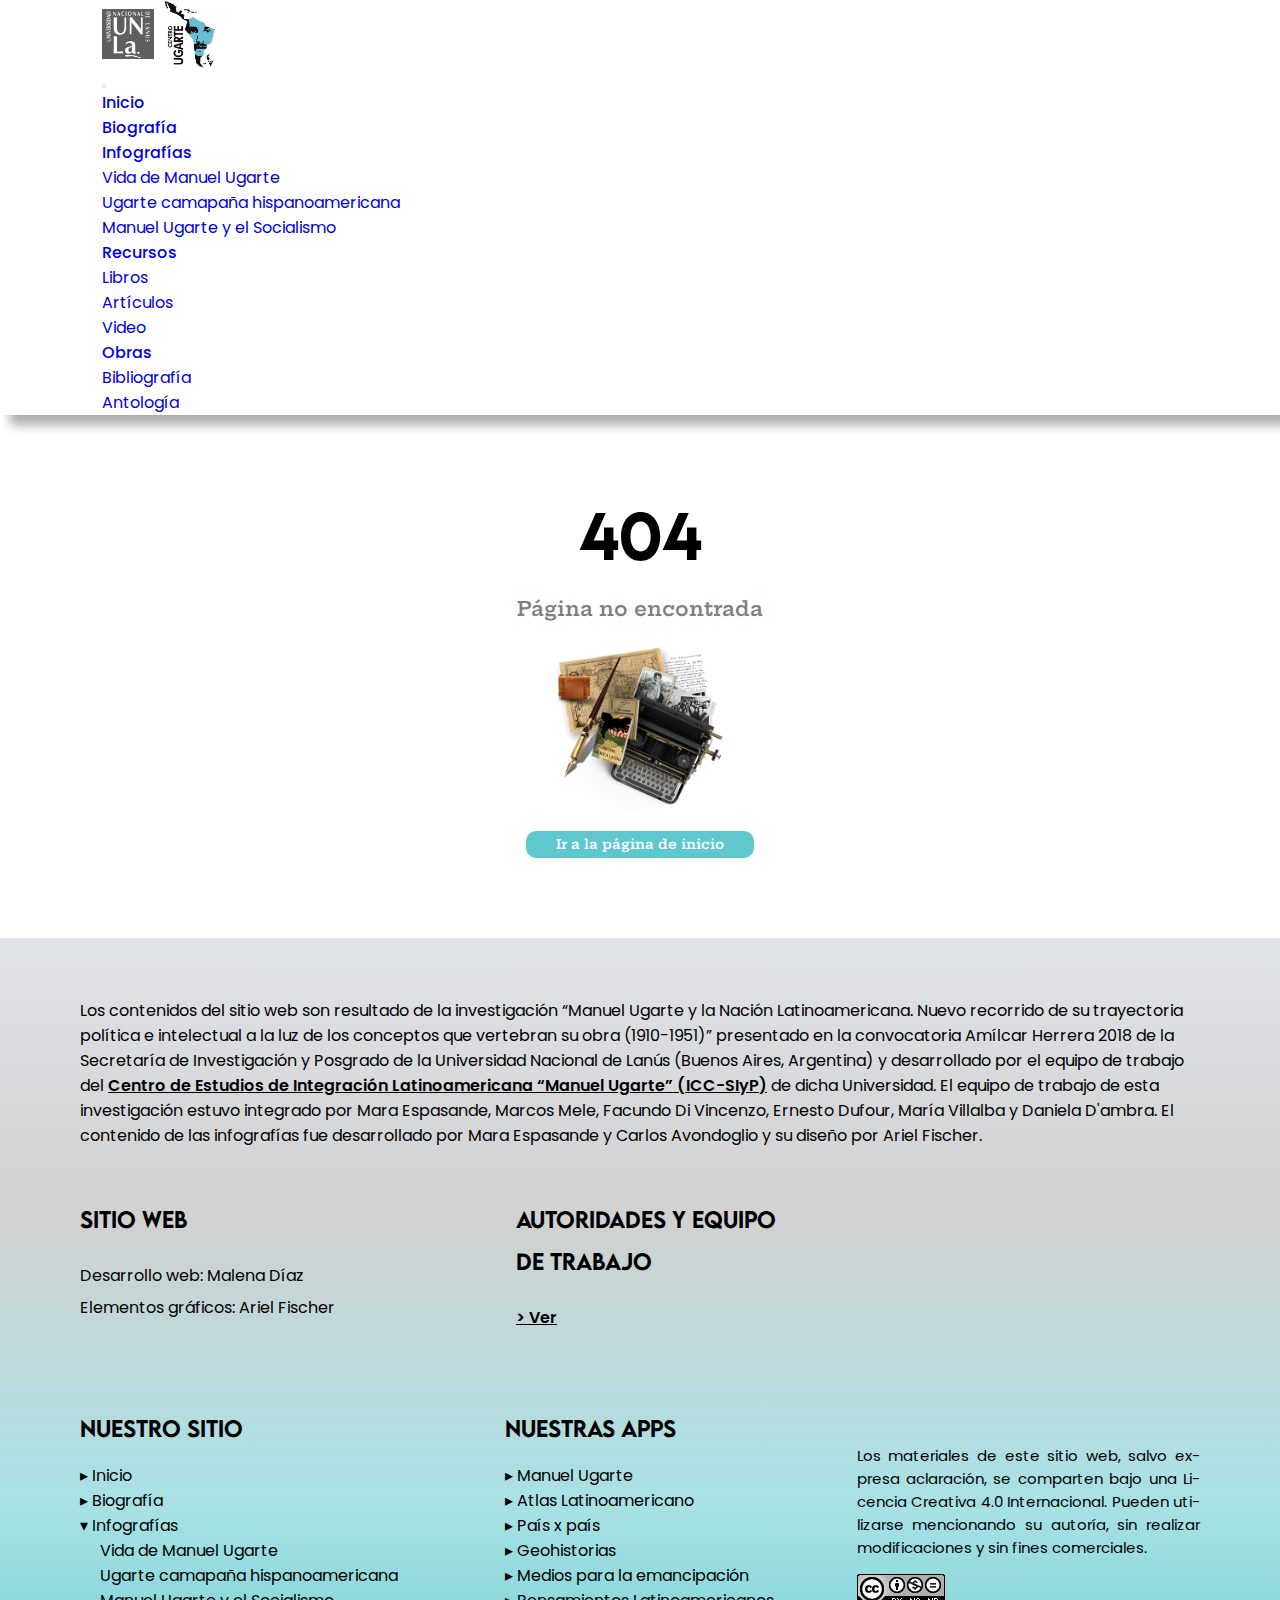
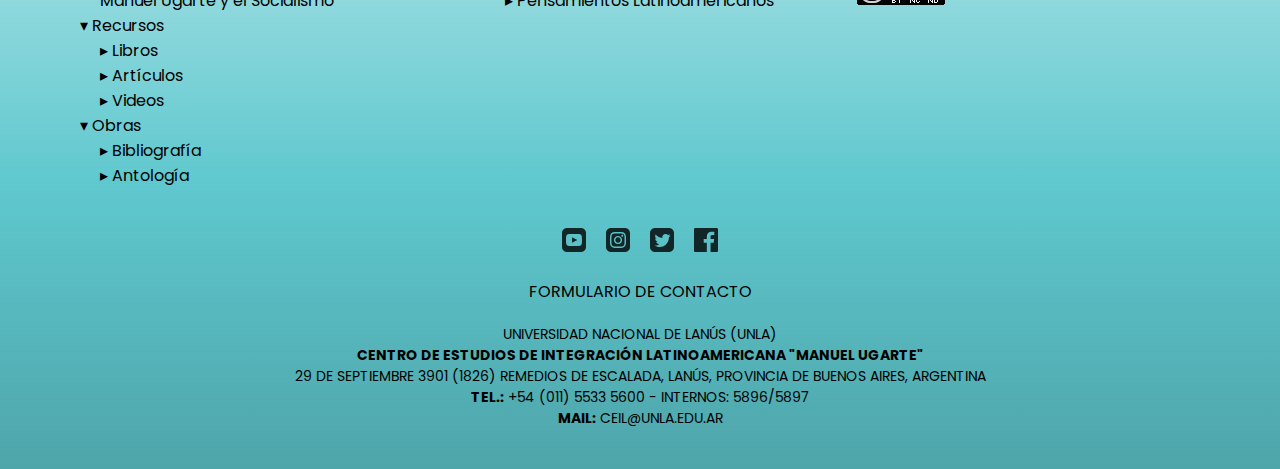
<file: errorpages/error404.html>
<!DOCTYPE html>
<html lang="es">
<head>
    <meta charset="UTF-8">
    <meta http-equiv="X-UA-Compatible" content="IE=edge">
    <meta name="viewport" content="width=device-width, initial-scale=1.0">
    <title>404</title>
    <link rel="shortcut icon" href="../images/logo-centro-ugarte-removebg.png" type="image/x-icon">
    <!--Bootstrap-->
    <link href="https://cdn.jsdelivr.net/npm/bootstrap@5.0.2/dist/css/bootstrap.min.css" rel="stylesheet" integrity="sha384-EVSTQN3/azprG1Anm3QDgpJLIm9Nao0Yz1ztcQTwFspd3yD65VohhpuuCOmLASjC" crossorigin="anonymous">
    <script src="https://cdn.jsdelivr.net/npm/bootstrap@5.0.2/dist/js/bootstrap.bundle.min.js" integrity="sha384-MrcW6ZMFYlzcLA8Nl+NtUVF0sA7MsXsP1UyJoMp4YLEuNSfAP+JcXn/tWtIaxVXM" crossorigin="anonymous"></script>
    <!--css-->
    <link rel="stylesheet" href="../style/style.css">
    <!--Fonts-->
    <link rel="preconnect" href="https://fonts.googleapis.com">
    <link rel="preconnect" href="https://fonts.gstatic.com" crossorigin>
    <link href="https://fonts.googleapis.com/css2?family=Poppins&display=swap" rel="stylesheet">
</head>
<body>
    <header>
        <nav class="navbar navbar-expand-lg navbar-light bg-light navBar">
            <div class="container-fluid">
                <div class="navbar-brand">
                    <a href="../index.html">
                        <img src="../images/logo-unla.webp" alt="Logo UNLA">
                    </a>
                    <a href="http://centrougarte.unla.edu.ar/" target="_blank">
                        <img src="../images/logo-centro-ugarte.webp" alt="Logo del Centro Ugarte">
                    </a>
                </div>
                <button class="navbar-toggler" type="button" data-bs-toggle="collapse" data-bs-target="#navbarScroll" aria-controls="navbarScroll" aria-expanded="false" aria-label="Toggle navigation">
                    <span class="navbar-toggler-icon"></span>
                </button>
                <div class="collapse navbar-collapse" id="navbarScroll">
                    <ul class="navbar-nav me-auto my-2 my-lg-0 navbar-nav-scroll" style="--bs-scroll-height: 100px;">
                        <li class="nav-item">
                            <a class="nav-link" aria-current="page" href="../index.html">Inicio</a>
                        </li>
                        <li class="nav-item">
                            <a class="nav-link" href="../pages/biografia.html">Biografía</a>
                        </li>
                        <li class="nav-item dropdown">
                            <a class="nav-link dropdown-toggle" href="#" id="navbarScrollingDropdown" role="button" data-bs-toggle="dropdown" aria-expanded="false">
                            Infografías
                            </a>
                            <ul class="dropdown-menu" aria-labelledby="navbarScrollingDropdown">
                                <li><a class="dropdown-item" href="../pages/infografia-vida-de-manuel-ugarte.html">Vida de Manuel Ugarte</a></li>
                                <li><a class="dropdown-item" href="../pages/infografia-ugarte-campaña-hispanoamericana.html">Ugarte camapaña hispanoamericana</a></li>
                                <li><a class="dropdown-item" href="../pages/infografia-ugarte-y-el-socialismo.html">Manuel Ugarte y el Socialismo</a></li>
                            </ul>
                        </li>
                        <li class="nav-item dropdown">
                            <a class="nav-link dropdown-toggle" href="#" id="navbarScrollingDropdown" role="button" data-bs-toggle="dropdown" aria-expanded="false">
                            Recursos
                            </a>
                            <ul class="dropdown-menu" aria-labelledby="navbarScrollingDropdown">
                            <li><a class="dropdown-item" href="../pages/libros.html">Libros</a></li>
                            <li><a class="dropdown-item" href="../pages/articulos.html">Artículos</a></li>
                            <li><a class="dropdown-item" href="../pages/videos.html">Video</a></li>
                            </ul>
                        </li>
                        <li class="nav-item dropdown">
                            <a class="nav-link dropdown-toggle" href="#" id="navbarScrollingDropdown" role="button" data-bs-toggle="dropdown" aria-expanded="false">
                            Obras
                            </a>
                            <ul class="dropdown-menu" aria-labelledby="navbarScrollingDropdown">
                            <li><a class="dropdown-item" href="bibliografia.html">Bibliografía</a></li>
                            <li><a class="dropdown-item" href="antologia.html">Antología</a></li>
                            </ul>
                        </li>
                    </ul>
                </div>
            </div>
        </nav>
    </header>
    <main class="containerLayout errorPage">
        <h1>404</h1>
        <h2 class="spanTitle">Página no encontrada</h2>
        <img src="../images/manuel-ugarte-unla-mobile.webp" alt="Sitio del Centro Manuel Ugarte">
        <a href="../index.html">
            <button>Ir a la página de inicio</button>
        </a>
    </main>
    <footer>
        <div class="footerOne containerLayout">
            <p> Los contenidos del sitio web son resultado de la investigación “Manuel Ugarte y la Nación Latinoamericana. Nuevo recorrido de su trayectoria política e intelectual a la luz de los conceptos que vertebran su obra (1910-1951)” presentado en la convocatoria Amílcar Herrera 2018 de la Secretaría de Investigación y Posgrado de la Universidad Nacional de Lanús (Buenos Aires, Argentina) y desarrollado por el equipo de trabajo del <a href="http://centrougarte.unla.edu.ar/quienes-somos" target="_blank">Centro de Estudios de Integración Latinoamericana “Manuel Ugarte” (ICC-SIyP)</a> de dicha Universidad. El equipo de trabajo de esta investigación estuvo integrado por Mara Espasande, Marcos Mele, Facundo Di Vincenzo, Ernesto Dufour, María Villalba y Daniela D'ambra. El contenido de las infografías fue desarrollado por Mara Espasande y Carlos Avondoglio y su diseño por Ariel Fischer.</p>
            <div class="footerOneContainer">
                <div class="footerOneContainerSecond">
                    <div>
                        <h3>Sitio web</h3>
                        <p>Desarrollo web: Malena Díaz</p>
                        <p>Elementos gráficos: Ariel Fischer</p>
                    </div>
                    <div>
                      <h3>Autoridades y equipo <br>de trabajo</h3>
                      <a href="autoridades-y-equipo-de-trabajo.html">> Ver</a>

                  </div>
                </div>
            </div>
        </div>
        <div class="footerTwo containerLayout">
            <div class="footerTwoOurSite">
                <h3>Nuestro sitio</h3>
                <ul>
                    <li><a href="../index.html">▸ Inicio</a></li>
                    <li><a href="biografia.html">▸ Biografía</a></li>
                    <li> ▾ Infografías
                        <ul class="subMenu">
                            <li><a class="dropdown-item" href="../pages/infografia-vida-de-manuel-ugarte.html">Vida de Manuel Ugarte</a></li>
                            <li><a class="dropdown-item" href="../pages/infografia-ugarte-campaña-hispanoamericana.html">Ugarte camapaña hispanoamericana</a></li>
                            <li><a class="dropdown-item" href="../pages/infografia-ugarte-y-el-socialismo.html">Manuel Ugarte y el Socialismo</a></li>
                        </ul>
                    </li>
                    <li>  ▾ Recursos
                        <ul class="subMenu">
                            <li><a href="libros.html">▸ Libros</a></li>
                            <li><a href="articulos.html">▸ Artículos</a></li>
                            <li><a href="videos.html">▸ Videos</a></li>
                        </ul>
                    </li>
                    <li>▾ Obras
                        <ul class="subMenu">
                            <li><a href="bibliografia.html">▸ Bibliografía</a></li>
                            <li><a href="antologia.html">▸ Antología</a></li>
                        </ul>
                    </li>        

                </ul>
            </div>
            <div>
                <h3>Nuestras apps</h3>
                <ul>
                    <li><a href="http://centrougarte.unla.edu.ar/#mugarte" target="_blank">▸ Manuel Ugarte</a></li>
                    <li> <a href="http://atlaslatinoamericano.unla.edu.ar/" target="_blank">▸ Atlas Latinoamericano</a></li>
                    <li><a href="http://centrougarte.unla.edu.ar/pais-x-pais.html" target="_blank">▸ País x país</a></li>
                    <li><a href="http://centrougarte.unla.edu.ar/geohistorias/" target="_blank">▸ Geohistorias</a></li>
                    <li><a href="http://centrougarte.unla.edu.ar/medios/" target="_blank">▸ Medios para la emancipación</a></li>
                    <li><a href="http://pensamientos.centrougarte.unla.edu.ar/#/" target="_blank">▸ Pensamientos Latinoamericanos</a></li>
                </ul>
            </div>
            <div class="footerTwoCopyright">
              <p class="footerOneCopy">Los materiales de este sitio web, salvo expresa aclaración, se comparten bajo una Licencia Creativa 4.0 Internacional. Pueden utilizarse mencionando su autoría, sin realizar modificaciones y sin fines comerciales.</p>
              <img src="../images/copyright.webp" alt="Copyright">
            </div>
        </div>
        <div class="footerThree containerLayout">
            <div class="footerThreeRedes">
                <a href="https://www.youtube.com/channel/UC3T5bbAK5THikY5wuIOMAwA" target="_blank"><img src="../images/youtube.svg" alt="YouTube"></a>
                <a href="https://www.instagram.com/centrougarte.unla/?hl=es-la" target="_blank"><img src="../images/instagram.svg" alt="Instagram"></a>
                <a href="https://twitter.com/c_ugarteunla?lang=es" target="_blank"><img src="../images/twitter.svg" alt="Twitter"></a>
                <a href="https://www.facebook.com/CentroUgarte/" target="_blank"><img src="../images/facebook.svg" alt="Facebook"></a>
            </div>
            <a href="http://centrougarte.unla.edu.ar/contacto" target="_blank" class="footerThreeForm">FORMULARIO DE CONTACTO</a>
            <div class="footerThreeCopy">
                <p>UNIVERSIDAD NACIONAL DE LANÚS (UNLA) <br> <strong>CENTRO DE ESTUDIOS DE INTEGRACIÓN LATINOAMERICANA "MANUEL UGARTE"</strong></p>
                <p>29 DE SEPTIEMBRE 3901 (1826) REMEDIOS DE ESCALADA, LANÚS, PROVINCIA DE BUENOS AIRES, ARGENTINA<br>
                    <strong>TEL.:</strong> +54 (011) 5533 5600 - INTERNOS: 5896/5897<br>
                    <strong>MAIL:</strong> CEIL@UNLA.EDU.AR</p>
            </div>
        </div>
    </footer>    
</body>
</html>
</file>
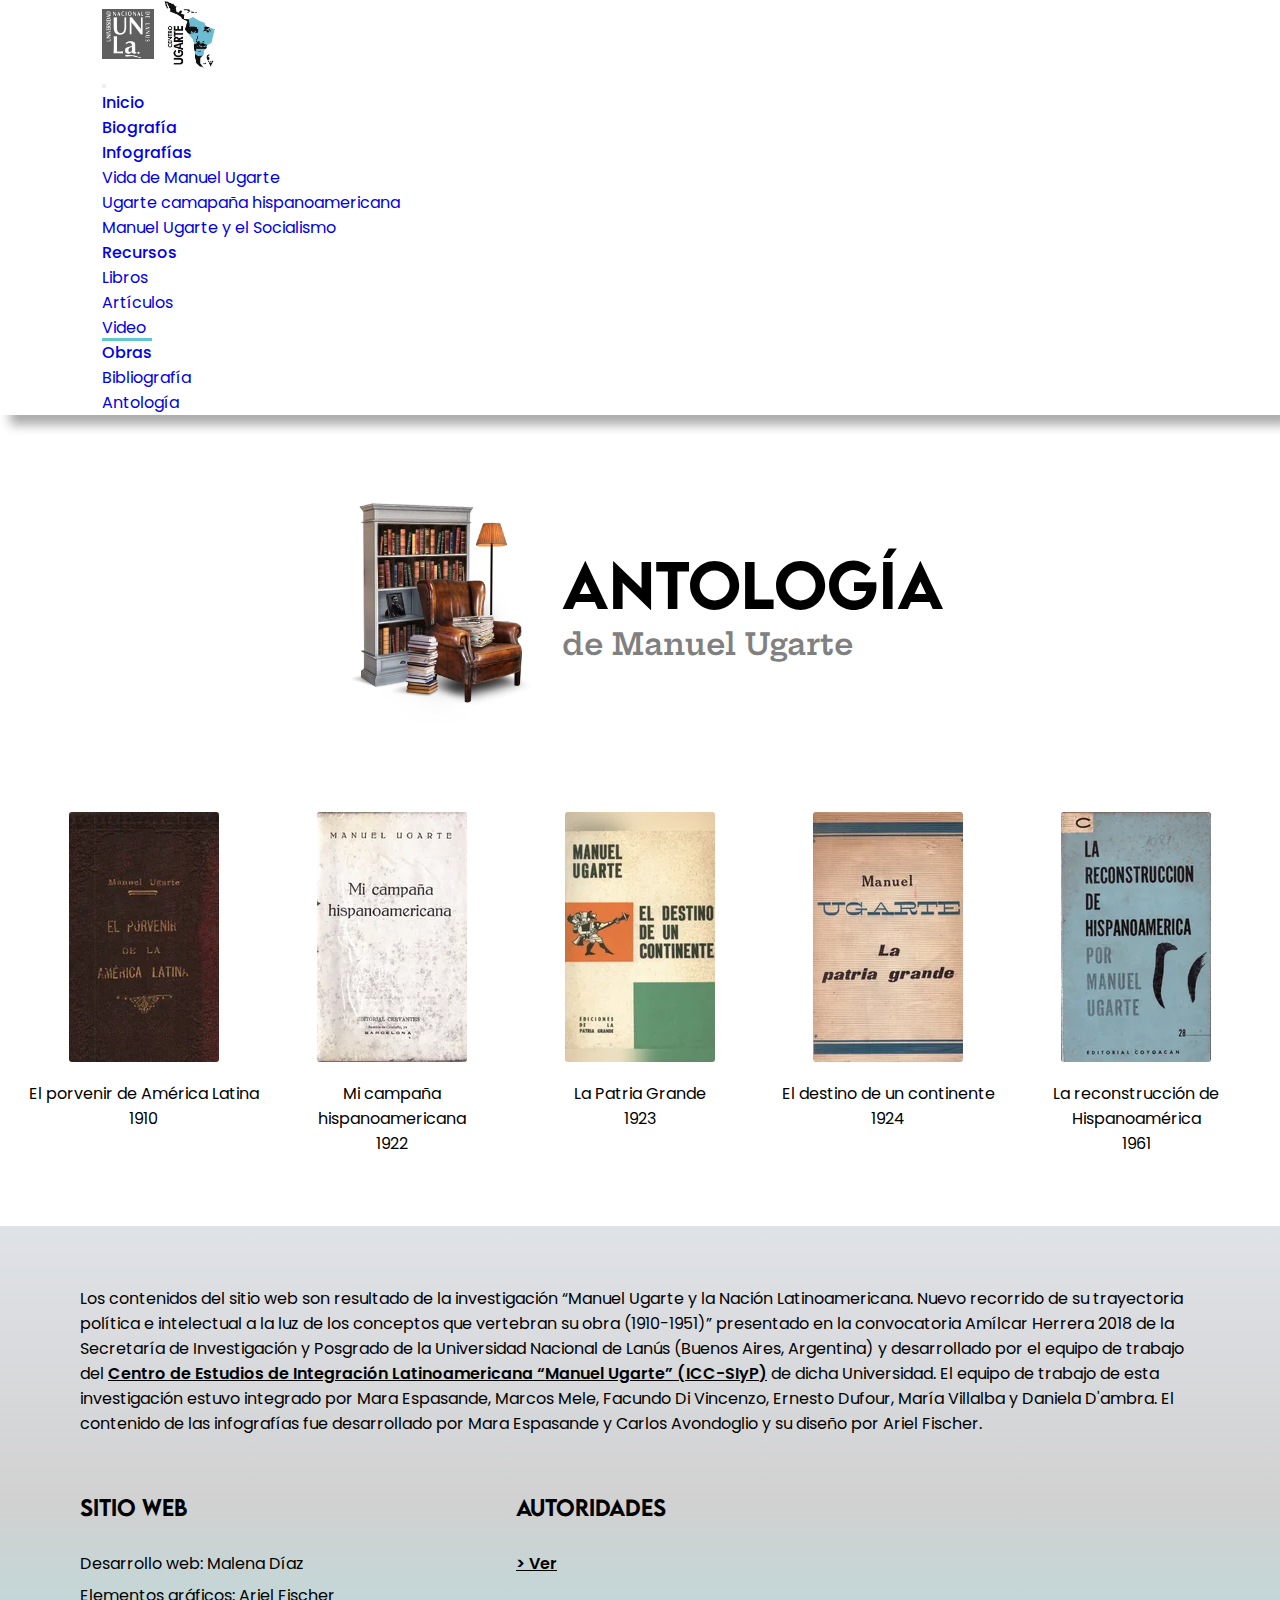
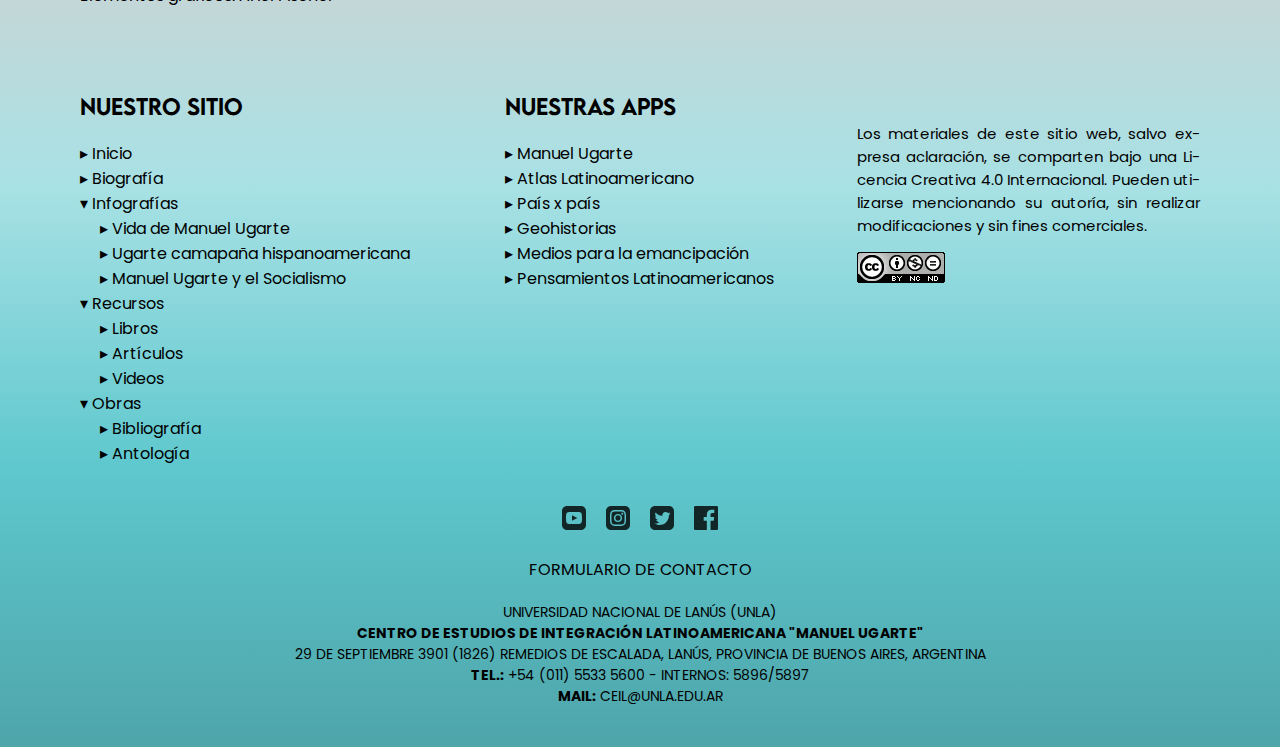
<file: pages/antologia.html>
<!DOCTYPE html>
<html lang="es">
<head>
    <meta charset="UTF-8">
    <meta http-equiv="X-UA-Compatible" content="IE=edge">
    <meta name="viewport" content="width=device-width, initial-scale=1.0">
    <title>Antología de Manuel Ugarte</title>
    <!--SEO-->
    <link rel="shortcut icon" href="../images/logo-centro-ugarte-removebg.png" type="image/x-icon">
    <meta name="description" content="Investigación “Manuel Ugarte y la Nación Latinoamericana. Nuevo recorrido de su trayectoria política e intelectual a la luz de los conceptos que vertebran su obra (1910-1951)” desarrollada por el equipo de trabajo del CEIL “Manuel Ugarte” (ICC-SIyP) de la UNLA">
    <meta property="og: title" content="Antología de Manuel Ugarte">
    <meta property="og: description" content="Investigación “Manuel Ugarte y la Nación Latinoamericana. Nuevo recorrido de su trayectoria política e intelectual a la luz de los conceptos que vertebran su obra (1910-1951)” desarrollada por el equipo de trabajo del CEIL “Manuel Ugarte” (ICC-SIyP) de la UNLA">
    <meta property="og: image" content="../images/manuel-ugarte-home.webp">    
    <!-- <meta property="og: url" content=""> -->
    <meta property="og: locale" content="es_ES">
    <!--Bootstrap-->
    <link href="https://cdn.jsdelivr.net/npm/bootstrap@5.0.2/dist/css/bootstrap.min.css" rel="stylesheet" integrity="sha384-EVSTQN3/azprG1Anm3QDgpJLIm9Nao0Yz1ztcQTwFspd3yD65VohhpuuCOmLASjC" crossorigin="anonymous">
    <script src="https://cdn.jsdelivr.net/npm/bootstrap@5.0.2/dist/js/bootstrap.bundle.min.js" integrity="sha384-MrcW6ZMFYlzcLA8Nl+NtUVF0sA7MsXsP1UyJoMp4YLEuNSfAP+JcXn/tWtIaxVXM" crossorigin="anonymous"></script>
    <!--css-->
    <link rel="stylesheet" href="../style/style.css">
    <!--Fonts-->
    <link rel="preconnect" href="https://fonts.googleapis.com">
    <link rel="preconnect" href="https://fonts.gstatic.com" crossorigin>
    <link href="https://fonts.googleapis.com/css2?family=Poppins&display=swap" rel="stylesheet">
    
</head>
<body>
    <header>
        <nav class="navbar navbar-expand-lg navbar-light bg-light navBar">
            <div class="container-fluid">
                <div class="navbar-brand">
                    <a href="../index.html">
                        <img src="../images/logo-unla.webp" alt="Logo UNLA">
                    </a>
                    <a href="http://centrougarte.unla.edu.ar/" target="_blank">
                        <img src="../images/logo-centro-ugarte.webp" alt="Logo del Centro Ugarte">
                    </a>
                </div>
                <button class="navbar-toggler" type="button" data-bs-toggle="collapse" data-bs-target="#navbarScroll" aria-controls="navbarScroll" aria-expanded="false" aria-label="Toggle navigation">
                    <span class="navbar-toggler-icon"></span>
                </button>
                <div class="collapse navbar-collapse" id="navbarScroll">
                    <ul class="navbar-nav me-auto my-2 my-lg-0 navbar-nav-scroll" style="--bs-scroll-height: 100px;">
                        <li class="nav-item">
                            <a class="nav-link" aria-current="page" href="../index.html">Inicio</a>
                        </li>
                        <li class="nav-item">
                            <a class="nav-link" href="../pages/biografia.html">Biografía</a>
                        </li>
                        <li class="nav-item dropdown">
                            <a class="nav-link dropdown-toggle" href="#" id="navbarScrollingDropdown" role="button" data-bs-toggle="dropdown" aria-expanded="false">
                            Infografías
                            </a>
                            <ul class="dropdown-menu" aria-labelledby="navbarScrollingDropdown">
                                <li><a class="dropdown-item" href="../pages/infografia-vida-de-manuel-ugarte.html">Vida de Manuel Ugarte</a></li>
                                <li><a class="dropdown-item" href="../pages/infografia-ugarte-campaña-hispanoamericana.html">Ugarte camapaña hispanoamericana</a></li>
                                <li><a class="dropdown-item" href="../pages/infografia-ugarte-y-el-socialismo.html">Manuel Ugarte y el Socialismo</a></li>
                            </ul>
                        </li>
                        <li class="nav-item dropdown">
                            <a class="nav-link dropdown-toggle" href="#" id="navbarScrollingDropdown" role="button" data-bs-toggle="dropdown" aria-expanded="false">
                            Recursos
                            </a>
                            <ul class="dropdown-menu" aria-labelledby="navbarScrollingDropdown">
                            <li><a class="dropdown-item" href="../pages/libros.html">Libros</a></li>
                            <li><a class="dropdown-item" href="../pages/articulos.html">Artículos</a></li>
                            <li><a class="dropdown-item" href="../pages/videos.html">Video</a></li>
                            </ul>
                        </li>
                        <li class="nav-item dropdown">
                            <a class="nav-link dropdown-toggle active" href="#" id="navbarScrollingDropdown" role="button" data-bs-toggle="dropdown" aria-expanded="false">
                            Obras
                            </a>
                            <ul class="dropdown-menu" aria-labelledby="navbarScrollingDropdown">
                            <li><a class="dropdown-item" href="bibliografia.html">Bibliografía</a></li>
                            <li><a class="dropdown-item" href="antologia.html">Antología</a></li>
                            </ul>
                        </li>
                    </ul>
                </div>
            </div>
        </nav>
    </header>
    <main class="antologia">
        <div class="encabezado">
            <img src="../images/bibliografia.webp" alt="Antología">
            <h1 class="h1Title">Antología<span class="spanTitle"> de Manuel Ugarte</span></h1>
        </div>
        <div class="antologiaBooks containerLayout">
            <article>
                <a href="http://pensamientos.centrougarte.unla.edu.ar/#/obra/1/1" target="_blank">
                    <img src="../images/antologias/1.webp" alt="Portada de El porvenir de América Latina">
                    <p>El porvenir de América Latina <br>1910 </p>
                </a>
            </article>

            <article>
                <a href="http://pensamientos.centrougarte.unla.edu.ar/#/obra/1/2" target="_blank">
                    <img src="../images/antologias/2.webp" alt="Portada de Mi campaña hispanoamericana">
                    <p>Mi campaña hispanoamericana<br>1922 </p>
                </a>
            </article>

            <article>
                <a href="http://pensamientos.centrougarte.unla.edu.ar/#/obra/1/3" target="_blank">
                    <img src="../images/antologias/3.webp" alt="Portada de La Patria Grande">
                    <p>La Patria Grande <br>1923 </p>
                </a>
            </article>

            <article>
                <a href="http://pensamientos.centrougarte.unla.edu.ar/#/obra/1/4" target="_blank">
                    <img src="../images/antologias/4.webp" alt="Portada de El destino de un continente">
                    <p>El destino de un continente<br>1924 </p>
                </a>
            </article>

            <article>
                <a href="http://pensamientos.centrougarte.unla.edu.ar/#/obra/1/5" target="_blank">
                    <img src="../images/antologias/5.webp" alt="Portada de La reconstrucción de Hispanoamérica">
                    <p>La reconstrucción de Hispanoamérica <br>1961 </p>
                </a>
            </article>
        </div>

    </main>
    <footer>
        <div class="footerOne containerLayout">
            <p> Los contenidos del sitio web son resultado de la investigación “Manuel Ugarte y la Nación Latinoamericana. Nuevo recorrido de su trayectoria política e intelectual a la luz de los conceptos que vertebran su obra (1910-1951)” presentado en la convocatoria Amílcar Herrera 2018 de la Secretaría de Investigación y Posgrado de la Universidad Nacional de Lanús (Buenos Aires, Argentina) y desarrollado por el equipo de trabajo del <a href="http://centrougarte.unla.edu.ar/quienes-somos" target="_blank">Centro de Estudios de Integración Latinoamericana “Manuel Ugarte” (ICC-SIyP)</a> de dicha Universidad. El equipo de trabajo de esta investigación estuvo integrado por Mara Espasande, Marcos Mele, Facundo Di Vincenzo, Ernesto Dufour, María Villalba y Daniela D'ambra. El contenido de las infografías fue desarrollado por Mara Espasande y Carlos Avondoglio y su diseño por Ariel Fischer.</p>
            <div class="footerOneContainer">
                <div class="footerOneContainerSecond">
                    <div>
                        <h3>Sitio web</h3>
                        <p>Desarrollo web: Malena Díaz</p>
                        <p>Elementos gráficos: Ariel Fischer</p>
                    </div>
                    <div>
                      <h3>Autoridades</h3>
                      <a href="autoridades.html">> Ver</a>

                  </div>
                </div>
            </div>
        </div>
        <div class="footerTwo containerLayout">
            <div class="footerTwoOurSite">
                <h3>Nuestro sitio</h3>
                <ul>
                    <li><a href="../index.html">▸ Inicio</a></li>
                    <li><a href="biografia.html">▸ Biografía</a></li>
                    <li> ▾ Infografías
                        <ul class="subMenu">
                            <li><a href="infografia-vida-de-manuel-ugarte.html">▸ Vida de Manuel Ugarte</a></li>
                            <li><a href="infografia-ugarte-campaña-hispanoamericana.html">▸ Ugarte camapaña hispanoamericana</a></li>
                            <li><a href="infografia-ugarte-y-el-socialismo.html">▸ Manuel Ugarte y el Socialismo</a></li>
                        </ul>
                    </li>
                    <li>  ▾ Recursos
                        <ul class="subMenu">
                            <li><a href="libros.html">▸ Libros</a></li>
                            <li><a href="articulos.html">▸ Artículos</a></li>
                            <li><a href="videos.html">▸ Videos</a></li>
                        </ul>
                    </li>
                    <li>▾ Obras
                        <ul class="subMenu">
                            <li><a href="bibliografia.html">▸ Bibliografía</a></li>
                            <li><a href="antologia.html">▸ Antología</a></li>
                        </ul>
                    </li>        

                </ul>
            </div>
            <div>
                <h3>Nuestras apps</h3>
                <ul>
                    <li><a href="http://centrougarte.unla.edu.ar/#mugarte" target="_blank">▸ Manuel Ugarte</a></li>
                    <li> <a href="http://atlaslatinoamericano.unla.edu.ar/" target="_blank">▸ Atlas Latinoamericano</a></li>
                    <li><a href="http://centrougarte.unla.edu.ar/pais-x-pais.html" target="_blank">▸ País x país</a></li>
                    <li><a href="http://centrougarte.unla.edu.ar/geohistorias/" target="_blank">▸ Geohistorias</a></li>
                    <li><a href="http://centrougarte.unla.edu.ar/medios/" target="_blank">▸ Medios para la emancipación</a></li>
                    <li><a href="http://pensamientos.centrougarte.unla.edu.ar/#/" target="_blank">▸ Pensamientos Latinoamericanos</a></li>
                </ul>
            </div>
            <div class="footerTwoCopyright">
              <p class="footerOneCopy">Los materiales de este sitio web, salvo expresa aclaración, se comparten bajo una Licencia Creativa 4.0 Internacional. Pueden utilizarse mencionando su autoría, sin realizar modificaciones y sin fines comerciales.</p>
              <img src="../images/copyright.webp" alt="Copyright">
            </div>
        </div>
        <div class="footerThree containerLayout">
            <div class="footerThreeRedes">
                <a href="https://www.youtube.com/channel/UC3T5bbAK5THikY5wuIOMAwA" target="_blank"><img src="../images/youtube.svg" alt="YouTube"></a>
                <a href="https://www.instagram.com/centrougarte.unla/?hl=es-la" target="_blank"><img src="../images/instagram.svg" alt="Instagram"></a>
                <a href="https://twitter.com/c_ugarteunla?lang=es" target="_blank"><img src="../images/twitter.svg" alt="Twitter"></a>
                <a href="https://www.facebook.com/CentroUgarte/" target="_blank"><img src="../images/facebook.svg" alt="Facebook"></a>
            </div>
            <a href="http://centrougarte.unla.edu.ar/contacto" target="_blank" class="footerThreeForm">FORMULARIO DE CONTACTO</a>
            <div class="footerThreeCopy">
                <p>UNIVERSIDAD NACIONAL DE LANÚS (UNLA) <br> <strong>CENTRO DE ESTUDIOS DE INTEGRACIÓN LATINOAMERICANA "MANUEL UGARTE"</strong></p>
                <p>29 DE SEPTIEMBRE 3901 (1826) REMEDIOS DE ESCALADA, LANÚS, PROVINCIA DE BUENOS AIRES, ARGENTINA<br>
                    <strong>TEL.:</strong> +54 (011) 5533 5600 - INTERNOS: 5896/5897<br>
                    <strong>MAIL:</strong> CEIL@UNLA.EDU.AR</p>
            </div>
        </div>
    </footer>
</body>
</html>
</file>
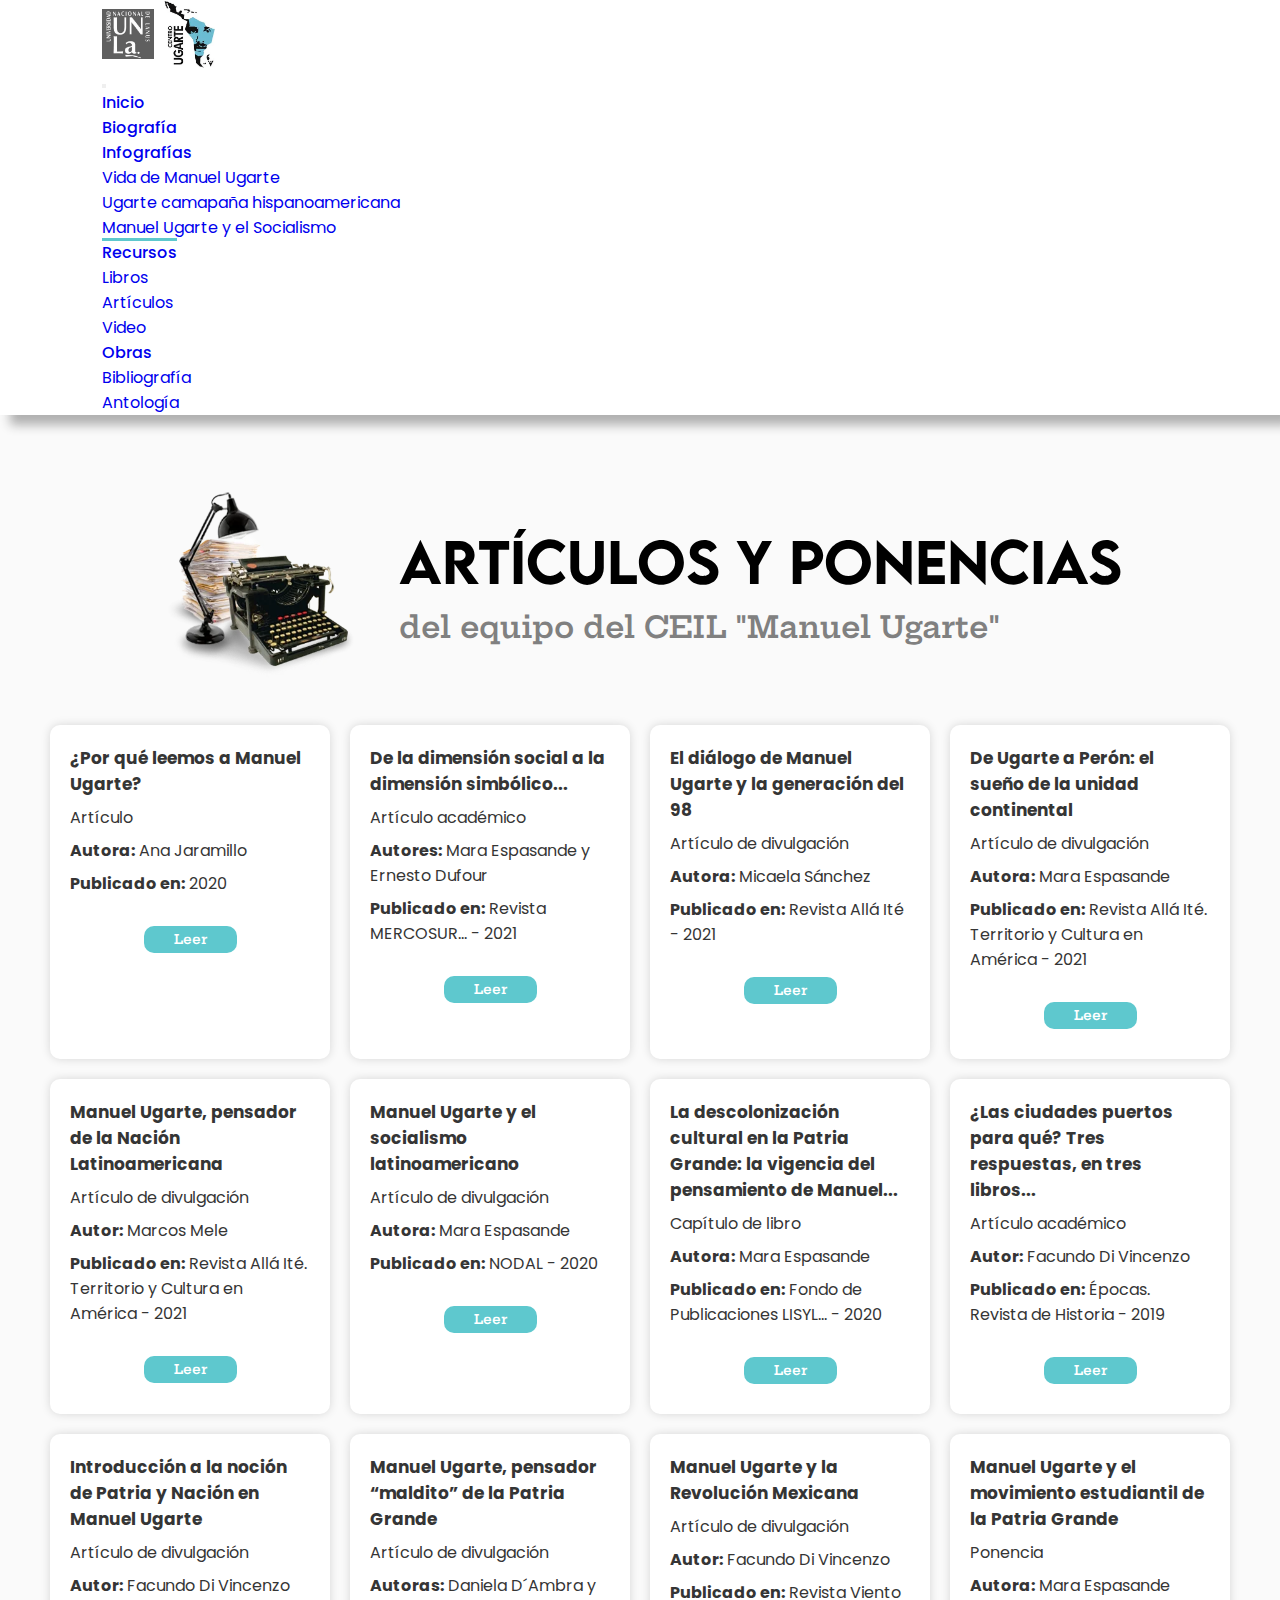
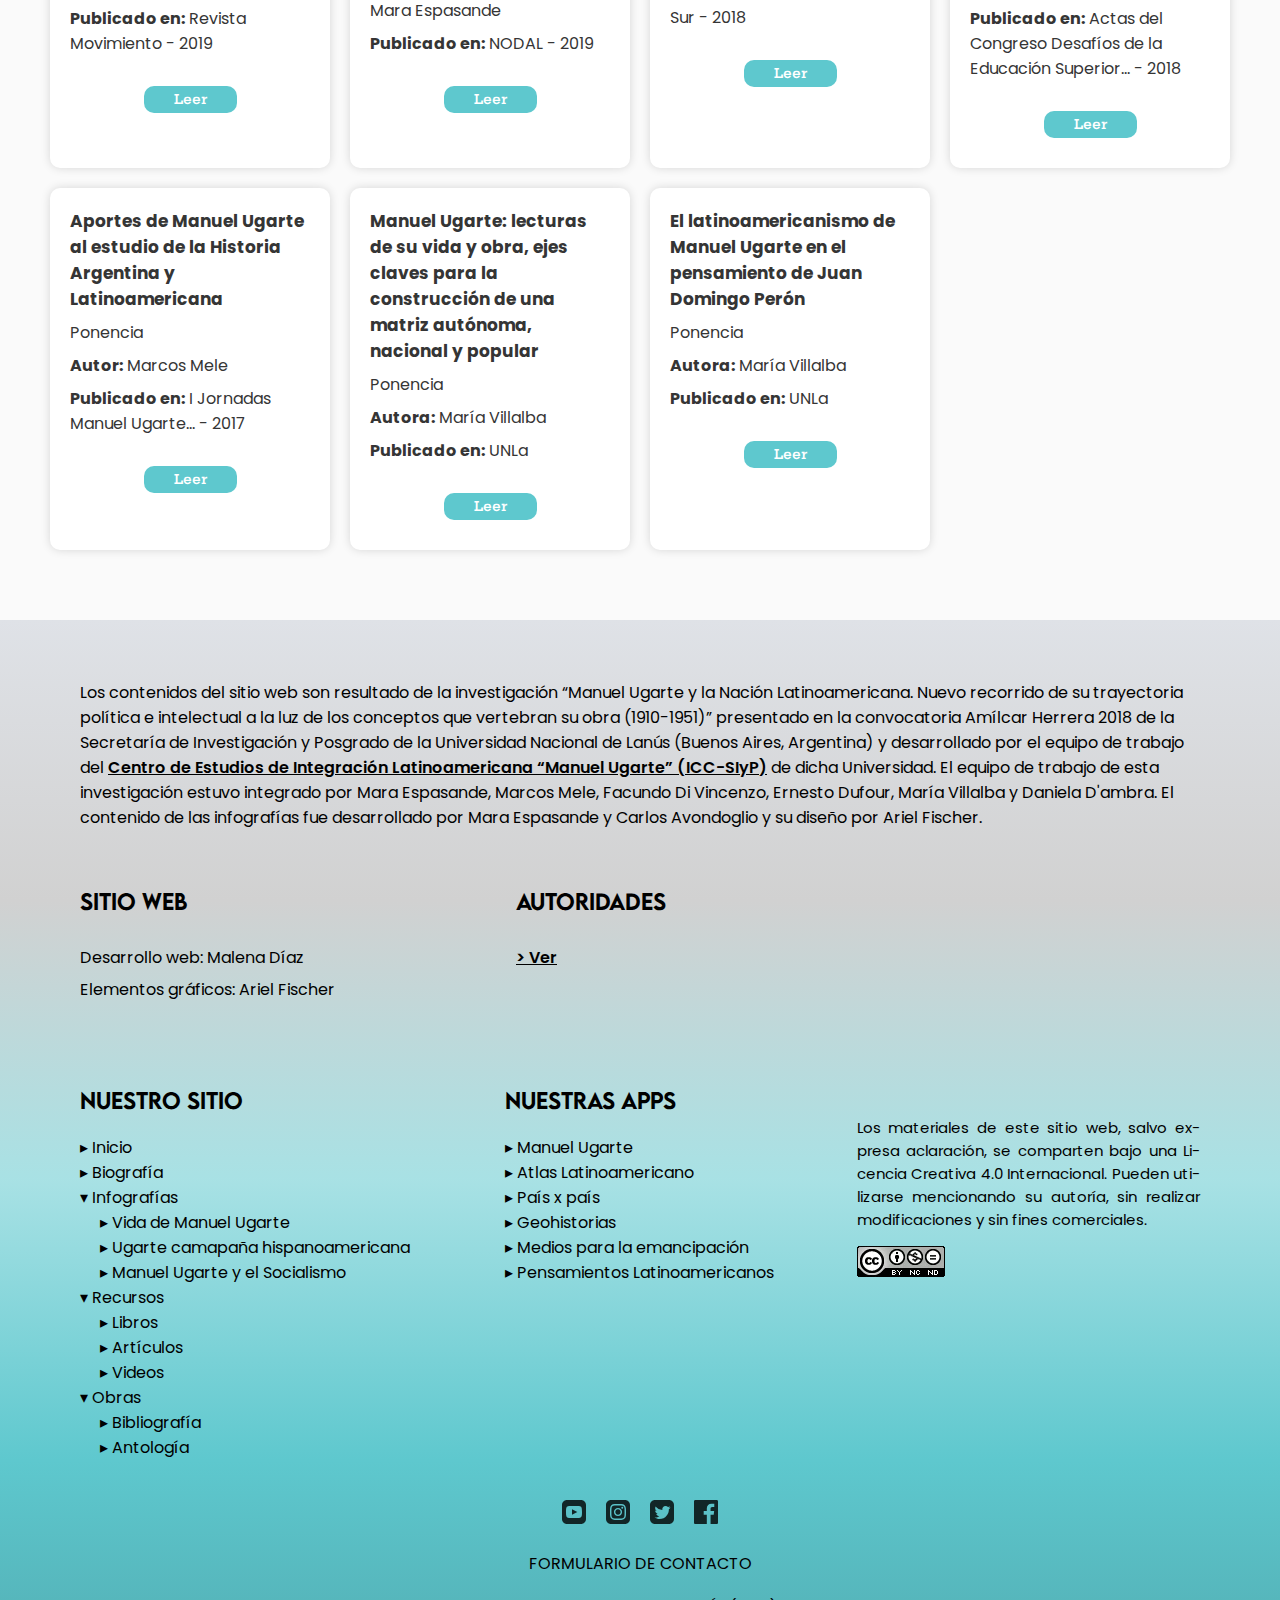
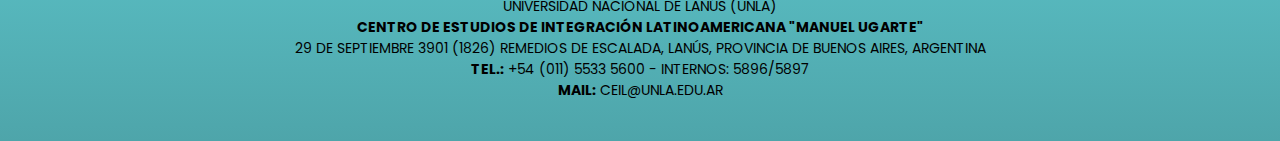
<file: pages/articulos.html>
<!DOCTYPE html>
<html lang="es">
<head>
    <meta charset="UTF-8">
    <meta http-equiv="X-UA-Compatible" content="IE=edge">
    <meta name="viewport" content="width=device-width, initial-scale=1.0">
    <title>Artículos del equipo del CEIL "Manuel Ugarte"</title>
    <!--SEO-->
    <link rel="shortcut icon" href="../images/logo-centro-ugarte-removebg.png" type="image/x-icon">
    <meta name="description" content="Investigación “Manuel Ugarte y la Nación Latinoamericana. Nuevo recorrido de su trayectoria política e intelectual a la luz de los conceptos que vertebran su obra (1910-1951)” desarrollada por el equipo de trabajo del CEIL “Manuel Ugarte” (ICC-SIyP) de la UNLA">
    <meta property="og: title" content="Artículos del equipo del CEIL “Manuel Ugarte”">
    <meta property="og: description" content="Investigación “Manuel Ugarte y la Nación Latinoamericana. Nuevo recorrido de su trayectoria política e intelectual a la luz de los conceptos que vertebran su obra (1910-1951)” desarrollada por el equipo de trabajo del CEIL “Manuel Ugarte” (ICC-SIyP) de la UNLA">
    <meta property="og: image" content="../images/manuel-ugarte-home.webp">    
    <!-- <meta property="og: url" content=""> -->
    <meta property="og: locale" content="es_ES">
    <!--Bootstrap-->
    <link href="https://cdn.jsdelivr.net/npm/bootstrap@5.0.2/dist/css/bootstrap.min.css" rel="stylesheet" integrity="sha384-EVSTQN3/azprG1Anm3QDgpJLIm9Nao0Yz1ztcQTwFspd3yD65VohhpuuCOmLASjC" crossorigin="anonymous">
    <script src="https://cdn.jsdelivr.net/npm/bootstrap@5.0.2/dist/js/bootstrap.bundle.min.js" integrity="sha384-MrcW6ZMFYlzcLA8Nl+NtUVF0sA7MsXsP1UyJoMp4YLEuNSfAP+JcXn/tWtIaxVXM" crossorigin="anonymous"></script>
    <!--css-->
    <link rel="stylesheet" href="../style/style.css">
    <!--Fonts-->
    <link rel="preconnect" href="https://fonts.googleapis.com">
    <link rel="preconnect" href="https://fonts.gstatic.com" crossorigin>
    <link href="https://fonts.googleapis.com/css2?family=Poppins&display=swap" rel="stylesheet">
</head>
<body>
    <header>
        <nav class="navbar navbar-expand-lg navbar-light bg-light navBar">
            <div class="container-fluid">
                <div class="navbar-brand">
                    <a href="../index.html">
                        <img src="../images/logo-unla.webp" alt="Logo UNLA">
                    </a>
                    <a href="http://centrougarte.unla.edu.ar/" target="_blank">
                        <img src="../images/logo-centro-ugarte.webp" alt="Logo del Centro Ugarte">
                    </a>
                </div>
                <button class="navbar-toggler" type="button" data-bs-toggle="collapse" data-bs-target="#navbarScroll" aria-controls="navbarScroll" aria-expanded="false" aria-label="Toggle navigation">
                    <span class="navbar-toggler-icon"></span>
                </button>
                <div class="collapse navbar-collapse" id="navbarScroll">
                    <ul class="navbar-nav me-auto my-2 my-lg-0 navbar-nav-scroll" style="--bs-scroll-height: 100px;">
                        <li class="nav-item">
                            <a class="nav-link" aria-current="page" href="../index.html">Inicio</a>
                        </li>
                        <li class="nav-item">
                            <a class="nav-link" href="../pages/biografia.html">Biografía</a>
                        </li>
                        <li class="nav-item dropdown">
                            <a class="nav-link dropdown-toggle" href="#" id="navbarScrollingDropdown" role="button" data-bs-toggle="dropdown" aria-expanded="false">
                            Infografías
                            </a>
                            <ul class="dropdown-menu" aria-labelledby="navbarScrollingDropdown">
                                <li><a class="dropdown-item" href="../pages/infografia-vida-de-manuel-ugarte.html">Vida de Manuel Ugarte</a></li>
                                <li><a class="dropdown-item" href="../pages/infografia-ugarte-campaña-hispanoamericana.html">Ugarte camapaña hispanoamericana</a></li>
                                <li><a class="dropdown-item" href="../pages/infografia-ugarte-y-el-socialismo.html">Manuel Ugarte y el Socialismo</a></li>
                            </ul>
                        </li>
                        <li class="nav-item dropdown">
                            <a class="nav-link dropdown-toggle active" href="#" id="navbarScrollingDropdown" role="button" data-bs-toggle="dropdown" aria-expanded="false">
                            Recursos
                            </a>
                            <ul class="dropdown-menu" aria-labelledby="navbarScrollingDropdown">
                            <li><a class="dropdown-item" href="../pages/libros.html">Libros</a></li>
                            <li><a class="dropdown-item" href="../pages/articulos.html">Artículos</a></li>
                            <li><a class="dropdown-item" href="../pages/videos.html">Video</a></li>
                            </ul>
                        </li>
                        <li class="nav-item dropdown">
                            <a class="nav-link dropdown-toggle" href="#" id="navbarScrollingDropdown" role="button" data-bs-toggle="dropdown" aria-expanded="false">
                            Obras
                            </a>
                            <ul class="dropdown-menu" aria-labelledby="navbarScrollingDropdown">
                            <li><a class="dropdown-item" href="bibliografia.html">Bibliografía</a></li>
                            <li><a class="dropdown-item" href="antologia.html">Antología</a></li>
                            </ul>
                        </li>
                    </ul>
                </div>
            </div>
        </nav>
    </header>
    <main class="articles">
        <div class="encabezado">
            <img src="../images/hero-articulos.webp" alt="Artículos">
            <h1 class="h1Title">ARTÍCULOS Y PONENCIAS <span class="spanTitle">del equipo del CEIL "Manuel Ugarte"</span></h1>
        </div>
        <div>
            <div class="articlesContainerV2 containerLayout">
                <article>
                    <div>
                        <p class="articleTitle">¿Por qué leemos a Manuel Ugarte?</p>
                        <p>Artículo</p>
                        <p><strong>Autora:</strong> Ana Jaramillo</p>
                        <p><strong>Publicado en:</strong> 2020</p>
                    </div>
                    <div class="articleBttn">
                        <a href="https://www.perfil.com/noticias/educacion/por-que-leemos-a-manuel-ugarte.phtml" target="_blank"><button>Leer</button></a>
                    </div>
                </article>
                <article>
                    <div>
                        <p class="articleTitle">De la dimensión social a la dimensión simbólico...</p>
                        <p>Artículo académico</p>
                        <p><strong>Autores:</strong> Mara Espasande y Ernesto Dufour
                        </p>
                        <p><strong>Publicado en:</strong> Revista MERCOSUR...  - 2021</p>
                    </div>
                    <div class="articleBttn">
                        <a href="../images/Espasande-Dufour-revistaMERCOSUR.pdf" download="De la dimensión social a la dimensión simbólico-identitaria de la integración regional - Mara Espasande y Ernesto Dufour" target="_blank" rel="noopener noreferrer"><button>Leer</button></a>
                    </div>
                </article>
                <article>
                    <div>
                        <p class="articleTitle">El diálogo de Manuel Ugarte y la generación del 98</p>
                        <p>Artículo de divulgación</p>
                        <p><strong>Autora:</strong> Micaela Sánchez</p>
                        <p><strong>Publicado en:</strong> Revista Allá Ité - 2021</p>
                    </div>
                    <div class="articleBttn">
                        <a href="http://revistaallaite.unla.edu.ar/103/el-di-logo-entre-manuel-ugarte-y-la-generaci-n-del-98-" target="_blank"><button>Leer</button></a>
                    </div>
                </article>
                <article>
                    <div>
                        <p class="articleTitle">De Ugarte a Perón: el sueño de la unidad continental</p>
                        <p>Artículo de divulgación</p>
                        <p><strong>Autora:</strong> Mara Espasande</p>
                        <p><strong>Publicado en:</strong> Revista Allá Ité. Territorio y Cultura en América - 2021</p>
                    </div>
                    <div class="articleBttn">
                        <a href="http://revistaallaite.unla.edu.ar/129/de-ugarte-a-per-n-el-sue-o-de-la-unidad-continental" target="_blank"><button>Leer</button></a>
                    </div>
                </article>
                <article>
                    <div>
                        <p class="articleTitle">Manuel Ugarte, pensador de la Nación Latinoamericana</p>
                        <p>Artículo de divulgación</p>
                        <p><strong>Autor:</strong> Marcos Mele</p>
                        <p><strong>Publicado en:</strong> Revista Allá Ité. Territorio y Cultura en América - 2021</p>
                    </div>
                    <div class="articleBttn">
                        <a href="http://revistaallaite.unla.edu.ar/130/manuel-ugarte-pensador-de-la-naci-n-latinoamericana" target="_blank"><button>Leer</button></a>
                    </div>
                </article>
                <article>
                    <div>
                        <p class="articleTitle">Manuel Ugarte y el socialismo latinoamericano</p>
                        <p>Artículo de divulgación</p>
                        <p><strong>Autora:</strong> Mara Espasande</p>
                        <p><strong>Publicado en:</strong> NODAL - 2020</p>
                    </div>
                    <div class="articleBttn">
                        <a href="https://www.nodal.am/2020/09/bitacora-internacionalista-manuel-ugarte-y-el-socialismo-latinoamericano-por-mara-espasande/" target="_blank"><button>Leer</button></a>
                    </div>
                </article>
                <article>
                    <div>
                        <p class="articleTitle">La descolonización cultural en la Patria Grande: la vigencia del pensamiento de Manuel...</p>
                        <p>Capítulo de libro</p>
                        <p><strong>Autora:</strong> Mara Espasande</p>
                        <p><strong>Publicado en:</strong> Fondo de Publicaciones LISYL...  - 2020
                        </p>
                    </div>
                    <div class="articleBttn">
                        <a href="https://app.box.com/s/xh3nrr87mnwdgvzr0ijk58jxqal8cltk" target="_blank"><button>Leer</button></a>
                    </div>
                </article>
                <article>
                    <div>
                        <p class="articleTitle">¿Las ciudades puertos para qué? Tres respuestas, en tres libros...</p>
                        <p>Artículo académico</p>
                        <p><strong>Autor:</strong> Facundo Di Vincenzo </p>
                        <p><strong>Publicado en:</strong> Épocas. Revista de Historia - 2019</p>
                    </div>
                    <div class="articleBttn">
                        <a href="https://p3.usal.edu.ar/index.php/epocas/article/viewFile/4842/6299" target="_blank"><button>Leer</button></a>
                    </div>
                </article>
                <article>
                    <div>
                        <p class="articleTitle">Introducción a la noción de Patria y Nación en Manuel Ugarte</p>
                        <p>Artículo de divulgación</p>
                        <p><strong>Autor:</strong> Facundo Di Vincenzo</p>
                        <p><strong>Publicado en:</strong> Revista Movimiento - 2019</p>
                    </div>
                    <div class="articleBttn">
                        <a href="https://www.revistamovimiento.com/historia/introduccion-a-la-nocion-de-patria-y-nacion-en-manuel-ugarte/" target="_blank"><button>Leer</button></a>
                    </div>
                </article>
                <article>
                    <div>
                        <p class="articleTitle">Manuel Ugarte, pensador “maldito” de la Patria Grande</p>
                        <p>Artículo de divulgación</p>
                        <p><strong>Autoras:</strong> Daniela D´Ambra y Mara Espasande</p>
                        <p><strong>Publicado en:</strong> NODAL - 2019</p>
                    </div>
                    <div class="articleBttn">
                        <a href="https://www.nodal.am/2019/10/manuel-ugarte-pensador-maldito-de-la-patria-grande/?fbclid=IwAR0uObO1ZtiZAez4bKpkeXx6k-Dw4OXo1UFJI_Z2isHCmmRXxCVnbX5csyE" target="_blank"><button>Leer</button></a>
                    </div>
                </article>
                <article>
                    <div>
                        <p class="articleTitle">Manuel Ugarte y la Revolución Mexicana</p>
                        <p>Artículo de divulgación</p>
                        <p><strong>Autor:</strong> Facundo Di Vincenzo</p>
                        <p><strong>Publicado en:</strong> Revista Viento Sur - 2018</p>
                    </div>
                    <div class="articleBttn">
                        <a href="http://vientosur.unla.edu.ar/index.php/manuel-ugarte/" target="_blank"><button>Leer</button></a>
                    </div>
                </article>
                <article>
                    <div>
                        <p class="articleTitle">Manuel Ugarte y el movimiento estudiantil de la Patria Grande</p>
                        <p>Ponencia</p>
                        <p><strong>Autora:</strong> Mara Espasande</p>
                        <p><strong>Publicado en:</strong> Actas del Congreso Desafíos de la Educación Superior... - 2018</p>
                    </div>
                    <div class="articleBttn">
                        <a href="http://www.unla.edu.ar/documentos/centros/manuel_ugarte/Mesa1.pdf" target="_blank"><button>Leer</button></a>
                    </div>
                </article>
                <article>
                    <div>
                        <p class="articleTitle">Aportes de Manuel Ugarte al estudio de la Historia Argentina y Latinoamericana</p>
                        <p>Ponencia</p>
                        <p><strong>Autor:</strong> Marcos Mele</p>
                        <p><strong>Publicado en:</strong> I Jornadas Manuel Ugarte... - 2017</p>
                    </div>
                    <div class="articleBttn">
                        <a href="http://www.unla.edu.ar/documentos/centros/manuel_ugarte/producciones/marcos%20mele%20aportes%20de%20manuel%20ugarte%20al%20estudio%20de%20la%20historia%20argentina%20y%20latinoamericana.pdf" target="_blank"><button>Leer</button></a>
                    </div>
                </article>
                <article>
                    <div>
                        <p class="articleTitle">Manuel Ugarte: lecturas de su vida y obra, ejes claves para la construcción de una matriz autónoma, nacional y popular</p>
                        <p>Ponencia</p>
                        <p><strong>Autora:</strong> María Villalba</p>
                        <p><strong>Publicado en:</strong> UNLa</p>
                    </div>
                    <div class="articleBttn">
                        <a href="http://www.unla.edu.ar/documentos/centros/manuel_ugarte/producciones/manuel_ugarte%20_lecturas_de_su_vida_y_obra.pdf" target="_blank"><button>Leer</button></a>
                    </div>
                </article>
                <article>
                    <div>
                        <p class="articleTitle">El latinoamericanismo de Manuel Ugarte en el pensamiento de Juan Domingo Perón</p>
                        <p>Ponencia</p>
                        <p><strong>Autora:</strong> María Villalba</p>
                        <p><strong>Publicado en:</strong> UNLa</p>
                    </div>
                    <div class="articleBttn">
                        <a href="http://www.unla.edu.ar/documentos/centros/manuel_ugarte/producciones/maria%20villalba%20el%20latinoamericanismo%20de%20manuel%20ugarte%20en%20el%20pensamiento%20de%20juan%20domingo%20peron.pdf" target="_blank"><button>Leer</button></a>
                    </div>
                </article>
            </div>
        </div>
    </main>
    <footer>
        <div class="footerOne containerLayout">
            <p> Los contenidos del sitio web son resultado de la investigación “Manuel Ugarte y la Nación Latinoamericana. Nuevo recorrido de su trayectoria política e intelectual a la luz de los conceptos que vertebran su obra (1910-1951)” presentado en la convocatoria Amílcar Herrera 2018 de la Secretaría de Investigación y Posgrado de la Universidad Nacional de Lanús (Buenos Aires, Argentina) y desarrollado por el equipo de trabajo del <a href="http://centrougarte.unla.edu.ar/quienes-somos" target="_blank">Centro de Estudios de Integración Latinoamericana “Manuel Ugarte” (ICC-SIyP)</a> de dicha Universidad. El equipo de trabajo de esta investigación estuvo integrado por Mara Espasande, Marcos Mele, Facundo Di Vincenzo, Ernesto Dufour, María Villalba y Daniela D'ambra. El contenido de las infografías fue desarrollado por Mara Espasande y Carlos Avondoglio y su diseño por Ariel Fischer.</p>
            <div class="footerOneContainer">
                <div class="footerOneContainerSecond">
                    <div>
                        <h3>Sitio web</h3>
                        <p>Desarrollo web: Malena Díaz</p>
                        <p>Elementos gráficos: Ariel Fischer</p>
                    </div>
                    <div>
                      <h3>Autoridades</h3>
                      <a href="autoridades.html">> Ver</a>

                  </div>
                </div>
            </div>
        </div>
        <div class="footerTwo containerLayout">
            <div class="footerTwoOurSite">
                <h3>Nuestro sitio</h3>
                <ul>
                    <li><a href="../index.html">▸ Inicio</a></li>
                    <li><a href="biografia.html">▸ Biografía</a></li>
                    <li> ▾ Infografías
                        <ul class="subMenu">
                            <li><a href="infografia-vida-de-manuel-ugarte.html">▸ Vida de Manuel Ugarte</a></li>
                            <li><a href="infografia-ugarte-campaña-hispanoamericana.html">▸ Ugarte camapaña hispanoamericana</a></li>
                            <li><a href="infografia-ugarte-y-el-socialismo.html">▸ Manuel Ugarte y el Socialismo</a></li>
                        </ul>
                    </li>
                    <li>  ▾ Recursos
                        <ul class="subMenu">
                            <li><a href="libros.html">▸ Libros</a></li>
                            <li><a href="articulos.html">▸ Artículos</a></li>
                            <li><a href="videos.html">▸ Videos</a></li>
                        </ul>
                    </li>
                    <li>▾ Obras
                        <ul class="subMenu">
                            <li><a href="bibliografia.html">▸ Bibliografía</a></li>
                            <li><a href="antologia.html">▸ Antología</a></li>
                        </ul>
                    </li>        

                </ul>
            </div>
            <div>
                <h3>Nuestras apps</h3>
                <ul>
                    <li><a href="http://centrougarte.unla.edu.ar/#mugarte" target="_blank">▸ Manuel Ugarte</a></li>
                    <li> <a href="http://atlaslatinoamericano.unla.edu.ar/" target="_blank">▸ Atlas Latinoamericano</a></li>
                    <li><a href="http://centrougarte.unla.edu.ar/pais-x-pais.html" target="_blank">▸ País x país</a></li>
                    <li><a href="http://centrougarte.unla.edu.ar/geohistorias/" target="_blank">▸ Geohistorias</a></li>
                    <li><a href="http://centrougarte.unla.edu.ar/medios/" target="_blank">▸ Medios para la emancipación</a></li>
                    <li><a href="http://pensamientos.centrougarte.unla.edu.ar/#/" target="_blank">▸ Pensamientos Latinoamericanos</a></li>
                </ul>
            </div>
            <div class="footerTwoCopyright">
              <p class="footerOneCopy">Los materiales de este sitio web, salvo expresa aclaración, se comparten bajo una Licencia Creativa 4.0 Internacional. Pueden utilizarse mencionando su autoría, sin realizar modificaciones y sin fines comerciales.</p>
              <img src="../images/copyright.webp" alt="Copyright">
            </div>
        </div>
        <div class="footerThree containerLayout">
            <div class="footerThreeRedes">
                <a href="https://www.youtube.com/channel/UC3T5bbAK5THikY5wuIOMAwA" target="_blank"><img src="../images/youtube.svg" alt="YouTube"></a>
                <a href="https://www.instagram.com/centrougarte.unla/?hl=es-la" target="_blank"><img src="../images/instagram.svg" alt="Instagram"></a>
                <a href="https://twitter.com/c_ugarteunla?lang=es" target="_blank"><img src="../images/twitter.svg" alt="Twitter"></a>
                <a href="https://www.facebook.com/CentroUgarte/" target="_blank"><img src="../images/facebook.svg" alt="Facebook"></a>
            </div>
            <a href="http://centrougarte.unla.edu.ar/contacto" target="_blank" class="footerThreeForm">FORMULARIO DE CONTACTO</a>
            <div class="footerThreeCopy">
                <p>UNIVERSIDAD NACIONAL DE LANÚS (UNLA) <br> <strong>CENTRO DE ESTUDIOS DE INTEGRACIÓN LATINOAMERICANA "MANUEL UGARTE"</strong></p>
                <p>29 DE SEPTIEMBRE 3901 (1826) REMEDIOS DE ESCALADA, LANÚS, PROVINCIA DE BUENOS AIRES, ARGENTINA<br>
                    <strong>TEL.:</strong> +54 (011) 5533 5600 - INTERNOS: 5896/5897<br>
                    <strong>MAIL:</strong> CEIL@UNLA.EDU.AR</p>
            </div>
        </div>
    </footer>
</body>
</html>
</file>
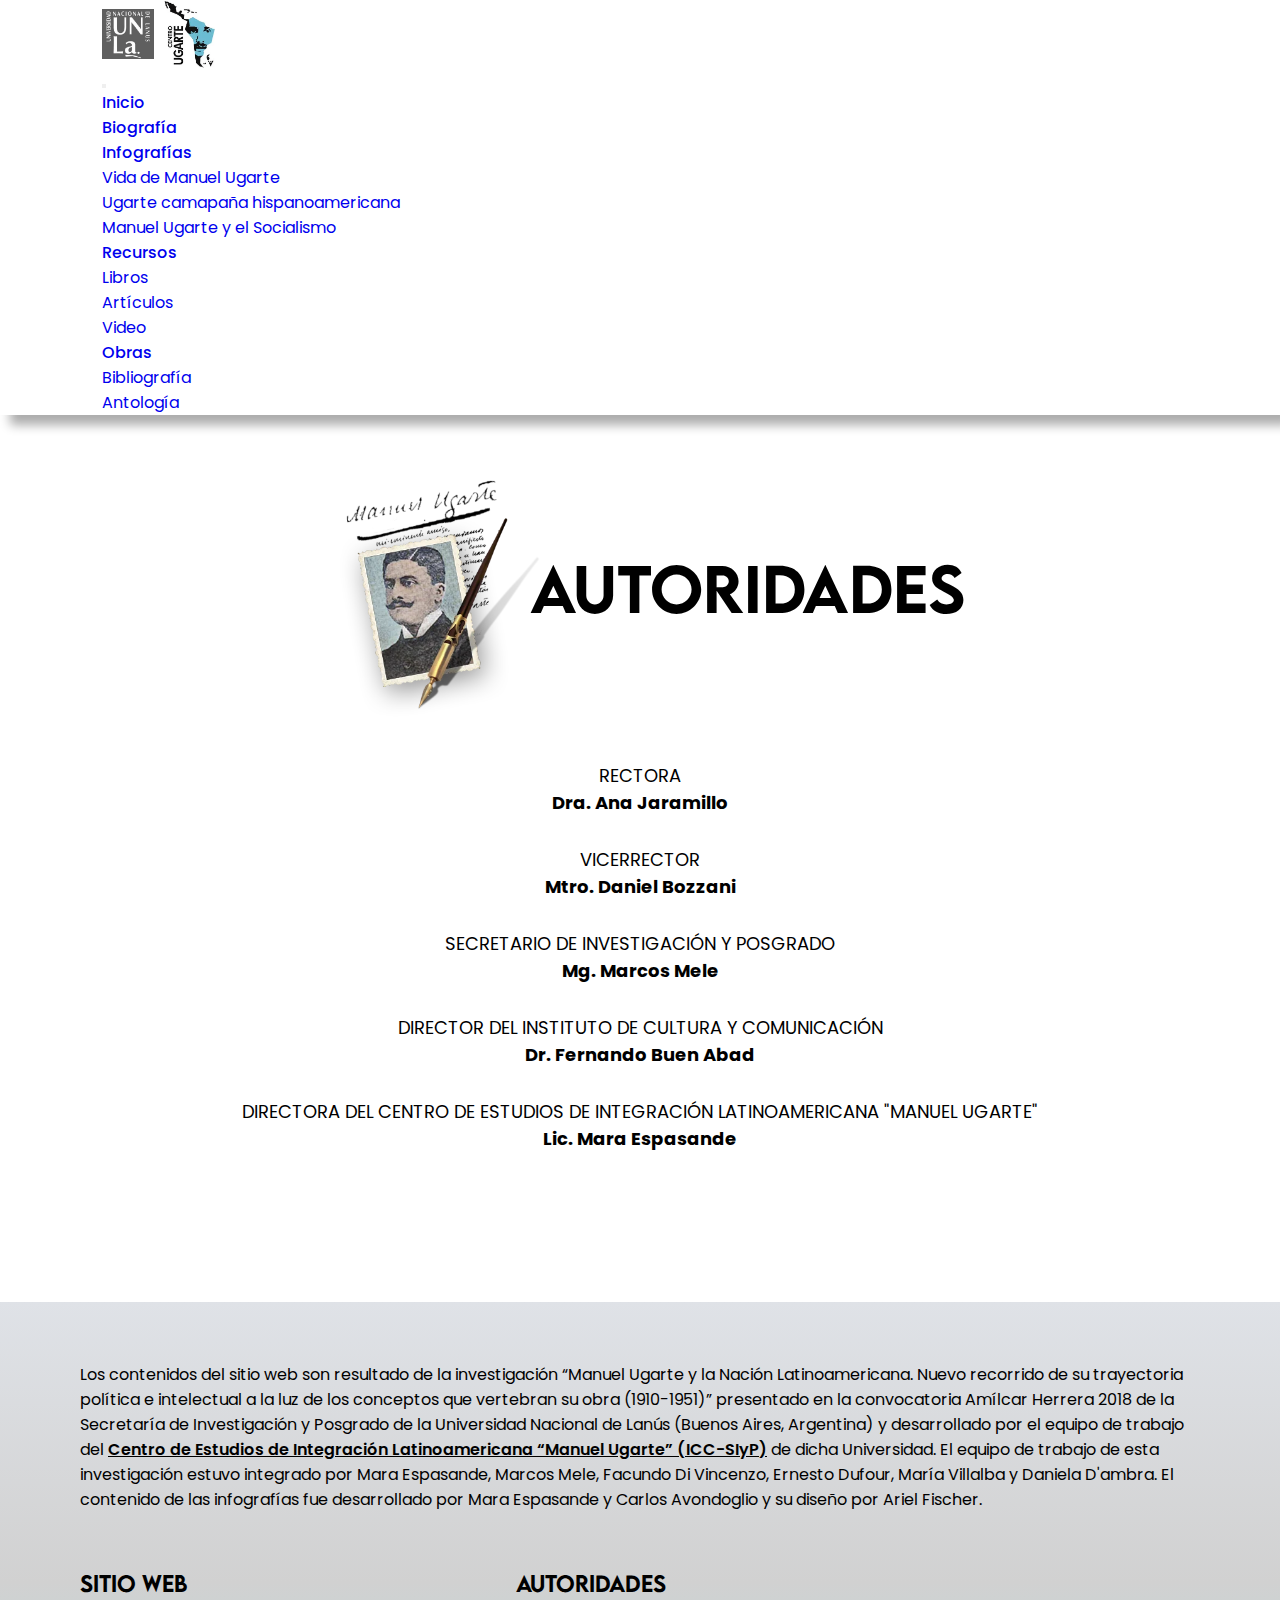
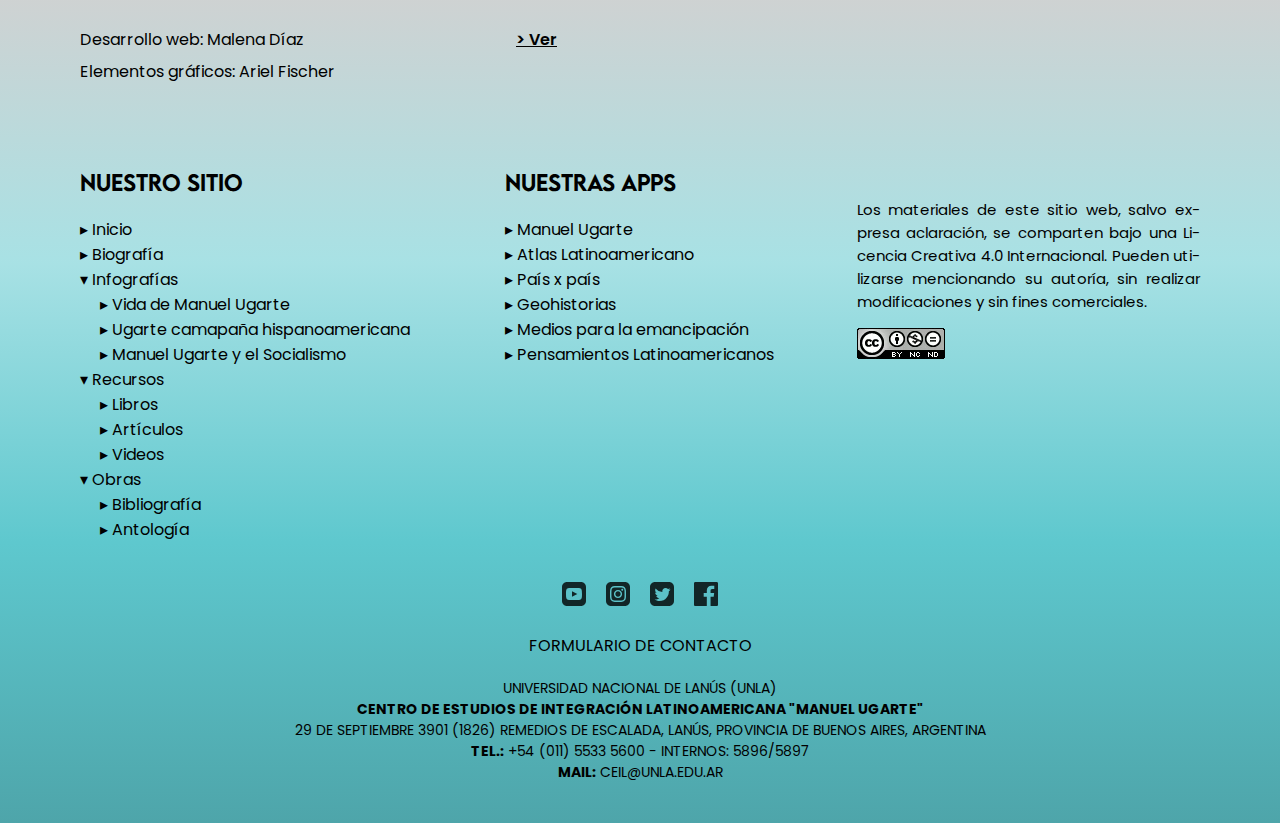
<file: pages/autoridades.html>
<!DOCTYPE html>
<html lang="es">
<head>
    <meta charset="UTF-8">
    <meta http-equiv="X-UA-Compatible" content="IE=edge">
    <meta name="viewport" content="width=device-width, initial-scale=1.0">
    <title>Autoridades</title>
    <!--SEO-->
    <link rel="shortcut icon" href="../images/logo-centro-ugarte-removebg.png" type="image/x-icon">
    <meta name="description" content="Investigación “Manuel Ugarte y la Nación Latinoamericana. Nuevo recorrido de su trayectoria política e intelectual a la luz de los conceptos que vertebran su obra (1910-1951)” desarrollada por el equipo de trabajo del CEIL “Manuel Ugarte” (ICC-SIyP) de la UNLA">
    <meta property="og: title" content="Autoridades">
    <meta property="og: description" content="Investigación “Manuel Ugarte y la Nación Latinoamericana. Nuevo recorrido de su trayectoria política e intelectual a la luz de los conceptos que vertebran su obra (1910-1951)” desarrollada por el equipo de trabajo del CEIL “Manuel Ugarte” (ICC-SIyP) de la UNLA">
    <meta property="og: image" content="../images/manuel-ugarte-home.webp">    
    <!-- <meta property="og: url" content=""> -->
    <meta property="og: locale" content="es_ES">
    <!--Bootstrap-->
    <link href="https://cdn.jsdelivr.net/npm/bootstrap@5.0.2/dist/css/bootstrap.min.css" rel="stylesheet" integrity="sha384-EVSTQN3/azprG1Anm3QDgpJLIm9Nao0Yz1ztcQTwFspd3yD65VohhpuuCOmLASjC" crossorigin="anonymous">
    <script src="https://cdn.jsdelivr.net/npm/bootstrap@5.0.2/dist/js/bootstrap.bundle.min.js" integrity="sha384-MrcW6ZMFYlzcLA8Nl+NtUVF0sA7MsXsP1UyJoMp4YLEuNSfAP+JcXn/tWtIaxVXM" crossorigin="anonymous"></script>
    <!--css-->
    <link rel="stylesheet" href="../style/style.css">
    <!--Fonts-->
    <link rel="preconnect" href="https://fonts.googleapis.com">
    <link rel="preconnect" href="https://fonts.gstatic.com" crossorigin>
    <link href="https://fonts.googleapis.com/css2?family=Poppins&display=swap" rel="stylesheet">
</head>
<body>
    <header>
        <nav class="navbar navbar-expand-lg navbar-light bg-light navBar">
            <div class="container-fluid">
                <div class="navbar-brand">
                    <a href="../index.html">
                        <img src="../images/logo-unla.webp" alt="Logo UNLA">
                    </a>
                    <a href="http://centrougarte.unla.edu.ar/" target="_blank">
                        <img src="../images/logo-centro-ugarte.webp" alt="Logo del Centro Ugarte">
                    </a>
                </div>
                <button class="navbar-toggler" type="button" data-bs-toggle="collapse" data-bs-target="#navbarScroll" aria-controls="navbarScroll" aria-expanded="false" aria-label="Toggle navigation">
                    <span class="navbar-toggler-icon"></span>
                </button>
                <div class="collapse navbar-collapse" id="navbarScroll">
                    <ul class="navbar-nav me-auto my-2 my-lg-0 navbar-nav-scroll" style="--bs-scroll-height: 100px;">
                        <li class="nav-item">
                            <a class="nav-link" aria-current="page" href="../index.html">Inicio</a>
                        </li>
                        <li class="nav-item">
                            <a class="nav-link" href="../pages/biografia.html">Biografía</a>
                        </li>
                        <li class="nav-item dropdown">
                            <a class="nav-link dropdown-toggle" href="#" id="navbarScrollingDropdown" role="button" data-bs-toggle="dropdown" aria-expanded="false">
                            Infografías
                            </a>
                            <ul class="dropdown-menu" aria-labelledby="navbarScrollingDropdown">
                                <li><a class="dropdown-item" href="../pages/infografia-vida-de-manuel-ugarte.html">Vida de Manuel Ugarte</a></li>
                                <li><a class="dropdown-item" href="../pages/infografia-ugarte-campaña-hispanoamericana.html">Ugarte camapaña hispanoamericana</a></li>
                                <li><a class="dropdown-item" href="../pages/infografia-ugarte-y-el-socialismo.html">Manuel Ugarte y el Socialismo</a></li>
                            </ul>
                        </li>
                        <li class="nav-item dropdown">
                            <a class="nav-link dropdown-toggle" href="#" id="navbarScrollingDropdown" role="button" data-bs-toggle="dropdown" aria-expanded="false">
                            Recursos
                            </a>
                            <ul class="dropdown-menu" aria-labelledby="navbarScrollingDropdown">
                            <li><a class="dropdown-item" href="../pages/libros.html">Libros</a></li>
                            <li><a class="dropdown-item" href="../pages/articulos.html">Artículos</a></li>
                            <li><a class="dropdown-item" href="../pages/videos.html">Video</a></li>
                            </ul>
                        </li>
                        <li class="nav-item dropdown">
                            <a class="nav-link dropdown-toggle" href="#" id="navbarScrollingDropdown" role="button" data-bs-toggle="dropdown" aria-expanded="false">
                            Obras
                            </a>
                            <ul class="dropdown-menu" aria-labelledby="navbarScrollingDropdown">
                            <li><a class="dropdown-item" href="bibliografia.html">Bibliografía</a></li>
                            <li><a class="dropdown-item" href="antologia.html">Antología</a></li>
                            </ul>
                        </li>
                    </ul>
                </div>
            </div>
        </nav>
    </header>
    <main>
        <section class="biograph">
            <div class="encabezado">
                <img src="../images/hero-bio.webp" alt="Biografía" class="encabezadoIMG">
                <h1>Autoridades</h1>
            </div>
            <div class="authorities">
                <p>
                    RECTORA <br>
                    <strong>Dra. Ana Jaramillo</strong>
                </p>
    
                <p>
                    VICERRECTOR <br>
                    <strong>Mtro. Daniel Bozzani</strong>
                </p>
    
                <p>
                    SECRETARIO DE INVESTIGACIÓN Y POSGRADO<br>
                    <strong>Mg. Marcos Mele</strong>
                </p>
    
                <p>
                    DIRECTOR DEL INSTITUTO DE CULTURA Y COMUNICACIÓN<br>
                    <strong>Dr. Fernando Buen Abad</strong>
                </p>
    
                <p>
                    DIRECTORA DEL CENTRO DE ESTUDIOS DE INTEGRACIÓN LATINOAMERICANA "MANUEL UGARTE"<br>
                    <strong>Lic. Mara Espasande</strong></p>
            </div>
        </section>
    </main>
    <footer>
        <div class="footerOne containerLayout">
            <p> Los contenidos del sitio web son resultado de la investigación “Manuel Ugarte y la Nación Latinoamericana. Nuevo recorrido de su trayectoria política e intelectual a la luz de los conceptos que vertebran su obra (1910-1951)” presentado en la convocatoria Amílcar Herrera 2018 de la Secretaría de Investigación y Posgrado de la Universidad Nacional de Lanús (Buenos Aires, Argentina) y desarrollado por el equipo de trabajo del <a href="http://centrougarte.unla.edu.ar/quienes-somos" target="_blank">Centro de Estudios de Integración Latinoamericana “Manuel Ugarte” (ICC-SIyP)</a> de dicha Universidad. El equipo de trabajo de esta investigación estuvo integrado por Mara Espasande, Marcos Mele, Facundo Di Vincenzo, Ernesto Dufour, María Villalba y Daniela D'ambra. El contenido de las infografías fue desarrollado por Mara Espasande y Carlos Avondoglio y su diseño por Ariel Fischer.</p>
            <div class="footerOneContainer">
                <div class="footerOneContainerSecond">
                    <div>
                        <h3>Sitio web</h3>
                        <p>Desarrollo web: Malena Díaz</p>
                        <p>Elementos gráficos: Ariel Fischer</p>
                    </div>
                    <div>
                      <h3>Autoridades</h3>
                      <a href="autoridades.html">> Ver</a>

                  </div>
                </div>
            </div>
        </div>
        <div class="footerTwo containerLayout">
            <div class="footerTwoOurSite">
                <h3>Nuestro sitio</h3>
                <ul>
                    <li><a href="../index.html">▸ Inicio</a></li>
                    <li><a href="biografia.html">▸ Biografía</a></li>
                    <li> ▾ Infografías
                        <ul class="subMenu">
                            <li><a href="infografia-vida-de-manuel-ugarte.html">▸ Vida de Manuel Ugarte</a></li>
                            <li><a href="infografia-ugarte-campaña-hispanoamericana.html">▸ Ugarte camapaña hispanoamericana</a></li>
                            <li><a href="infografia-ugarte-y-el-socialismo.html">▸ Manuel Ugarte y el Socialismo</a></li>
                        </ul>
                    </li>
                    <li>  ▾ Recursos
                        <ul class="subMenu">
                            <li><a href="libros.html">▸ Libros</a></li>
                            <li><a href="articulos.html">▸ Artículos</a></li>
                            <li><a href="videos.html">▸ Videos</a></li>
                        </ul>
                    </li>
                    <li>▾ Obras
                        <ul class="subMenu">
                            <li><a href="bibliografia.html">▸ Bibliografía</a></li>
                            <li><a href="antologia.html">▸ Antología</a></li>
                        </ul>
                    </li>        

                </ul>
            </div>
            <div>
                <h3>Nuestras apps</h3>
                <ul>
                    <li><a href="http://centrougarte.unla.edu.ar/#mugarte" target="_blank">▸ Manuel Ugarte</a></li>
                    <li> <a href="http://atlaslatinoamericano.unla.edu.ar/" target="_blank">▸ Atlas Latinoamericano</a></li>
                    <li><a href="http://centrougarte.unla.edu.ar/pais-x-pais.html" target="_blank">▸ País x país</a></li>
                    <li><a href="http://centrougarte.unla.edu.ar/geohistorias/" target="_blank">▸ Geohistorias</a></li>
                    <li><a href="http://centrougarte.unla.edu.ar/medios/" target="_blank">▸ Medios para la emancipación</a></li>
                    <li><a href="http://pensamientos.centrougarte.unla.edu.ar/#/" target="_blank">▸ Pensamientos Latinoamericanos</a></li>
                </ul>
            </div>
            <div class="footerTwoCopyright">
              <p class="footerOneCopy">Los materiales de este sitio web, salvo expresa aclaración, se comparten bajo una Licencia Creativa 4.0 Internacional. Pueden utilizarse mencionando su autoría, sin realizar modificaciones y sin fines comerciales.</p>
              <img src="../images/copyright.webp" alt="Copyright">
            </div>
        </div>
        <div class="footerThree containerLayout">
            <div class="footerThreeRedes">
                <a href="https://www.youtube.com/channel/UC3T5bbAK5THikY5wuIOMAwA" target="_blank"><img src="../images/youtube.svg" alt="YouTube"></a>
                <a href="https://www.instagram.com/centrougarte.unla/?hl=es-la" target="_blank"><img src="../images/instagram.svg" alt="Instagram"></a>
                <a href="https://twitter.com/c_ugarteunla?lang=es" target="_blank"><img src="../images/twitter.svg" alt="Twitter"></a>
                <a href="https://www.facebook.com/CentroUgarte/" target="_blank"><img src="../images/facebook.svg" alt="Facebook"></a>
            </div>
            <a href="http://centrougarte.unla.edu.ar/contacto" target="_blank" class="footerThreeForm">FORMULARIO DE CONTACTO</a>
            <div class="footerThreeCopy">
                <p>UNIVERSIDAD NACIONAL DE LANÚS (UNLA) <br> <strong>CENTRO DE ESTUDIOS DE INTEGRACIÓN LATINOAMERICANA "MANUEL UGARTE"</strong></p>
                <p>29 DE SEPTIEMBRE 3901 (1826) REMEDIOS DE ESCALADA, LANÚS, PROVINCIA DE BUENOS AIRES, ARGENTINA<br>
                    <strong>TEL.:</strong> +54 (011) 5533 5600 - INTERNOS: 5896/5897<br>
                    <strong>MAIL:</strong> CEIL@UNLA.EDU.AR</p>
            </div>
        </div>
    </footer>
</body>
</html>
</file>
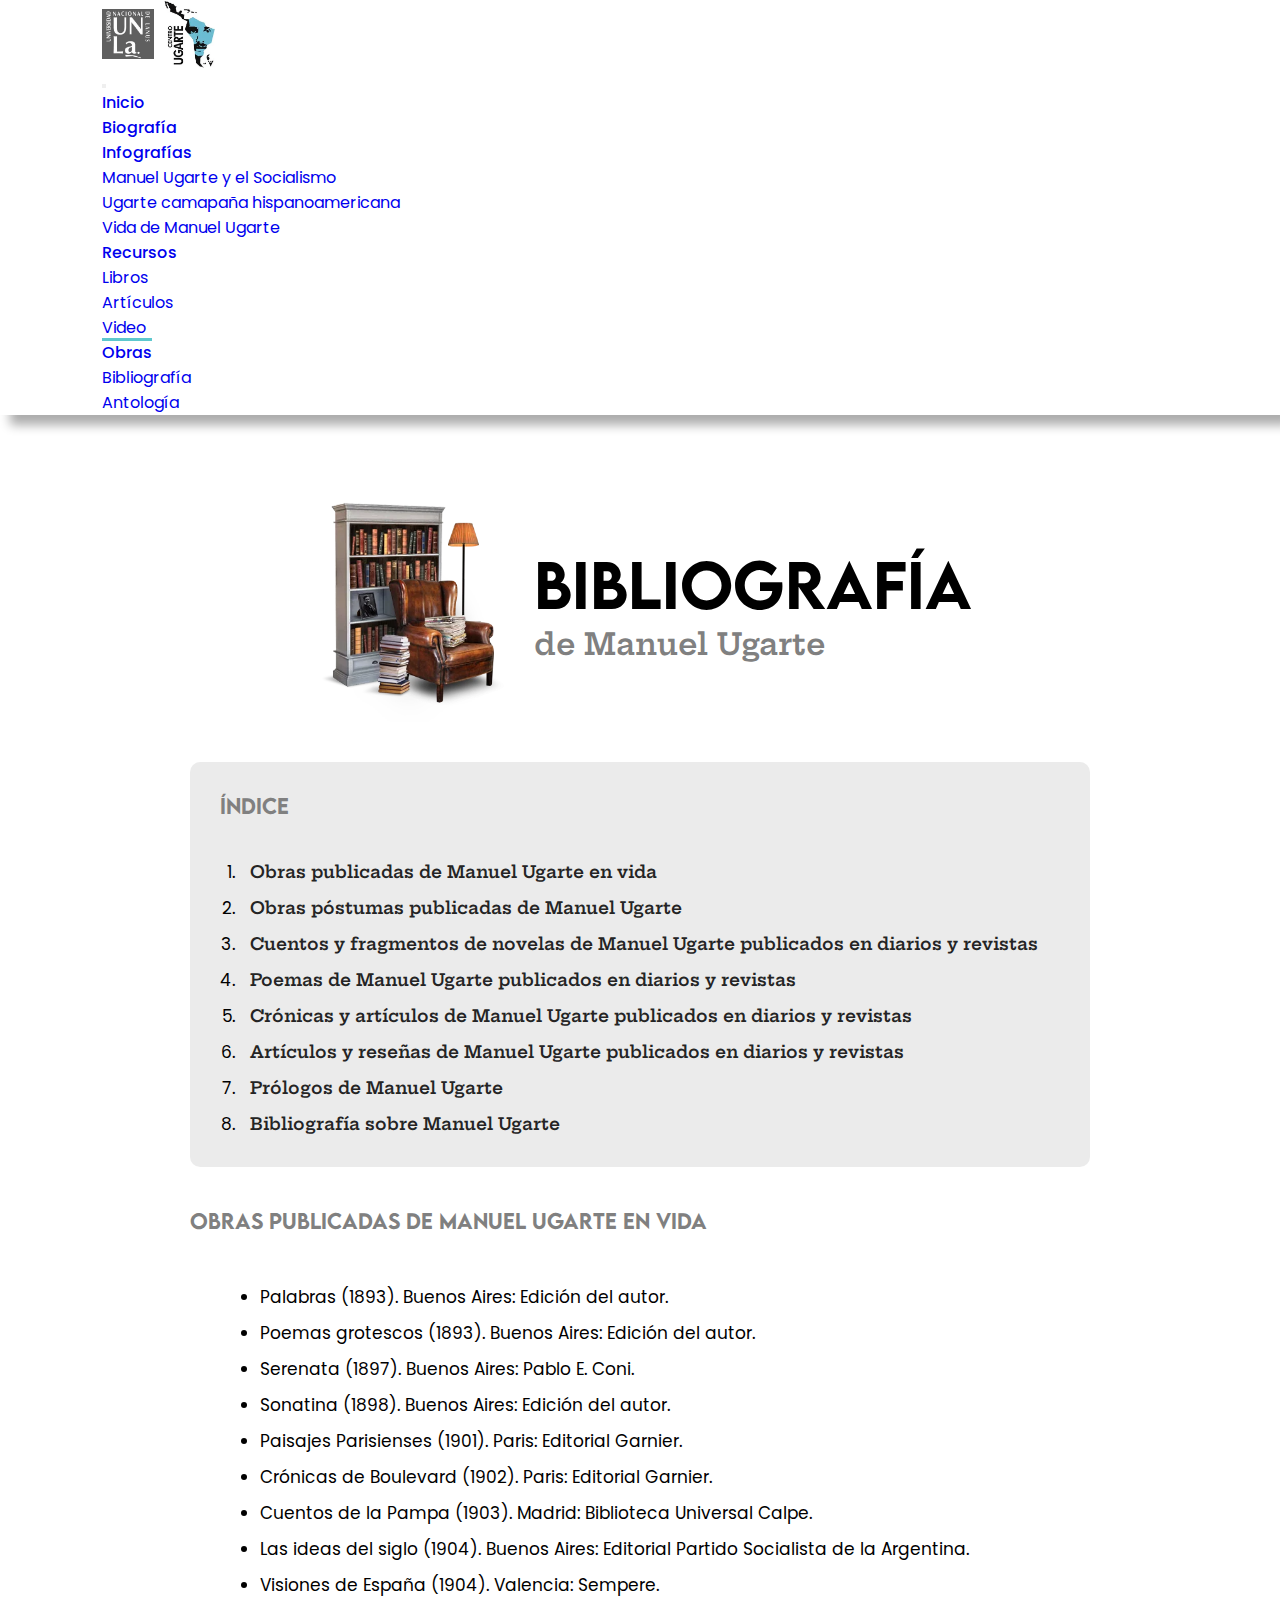
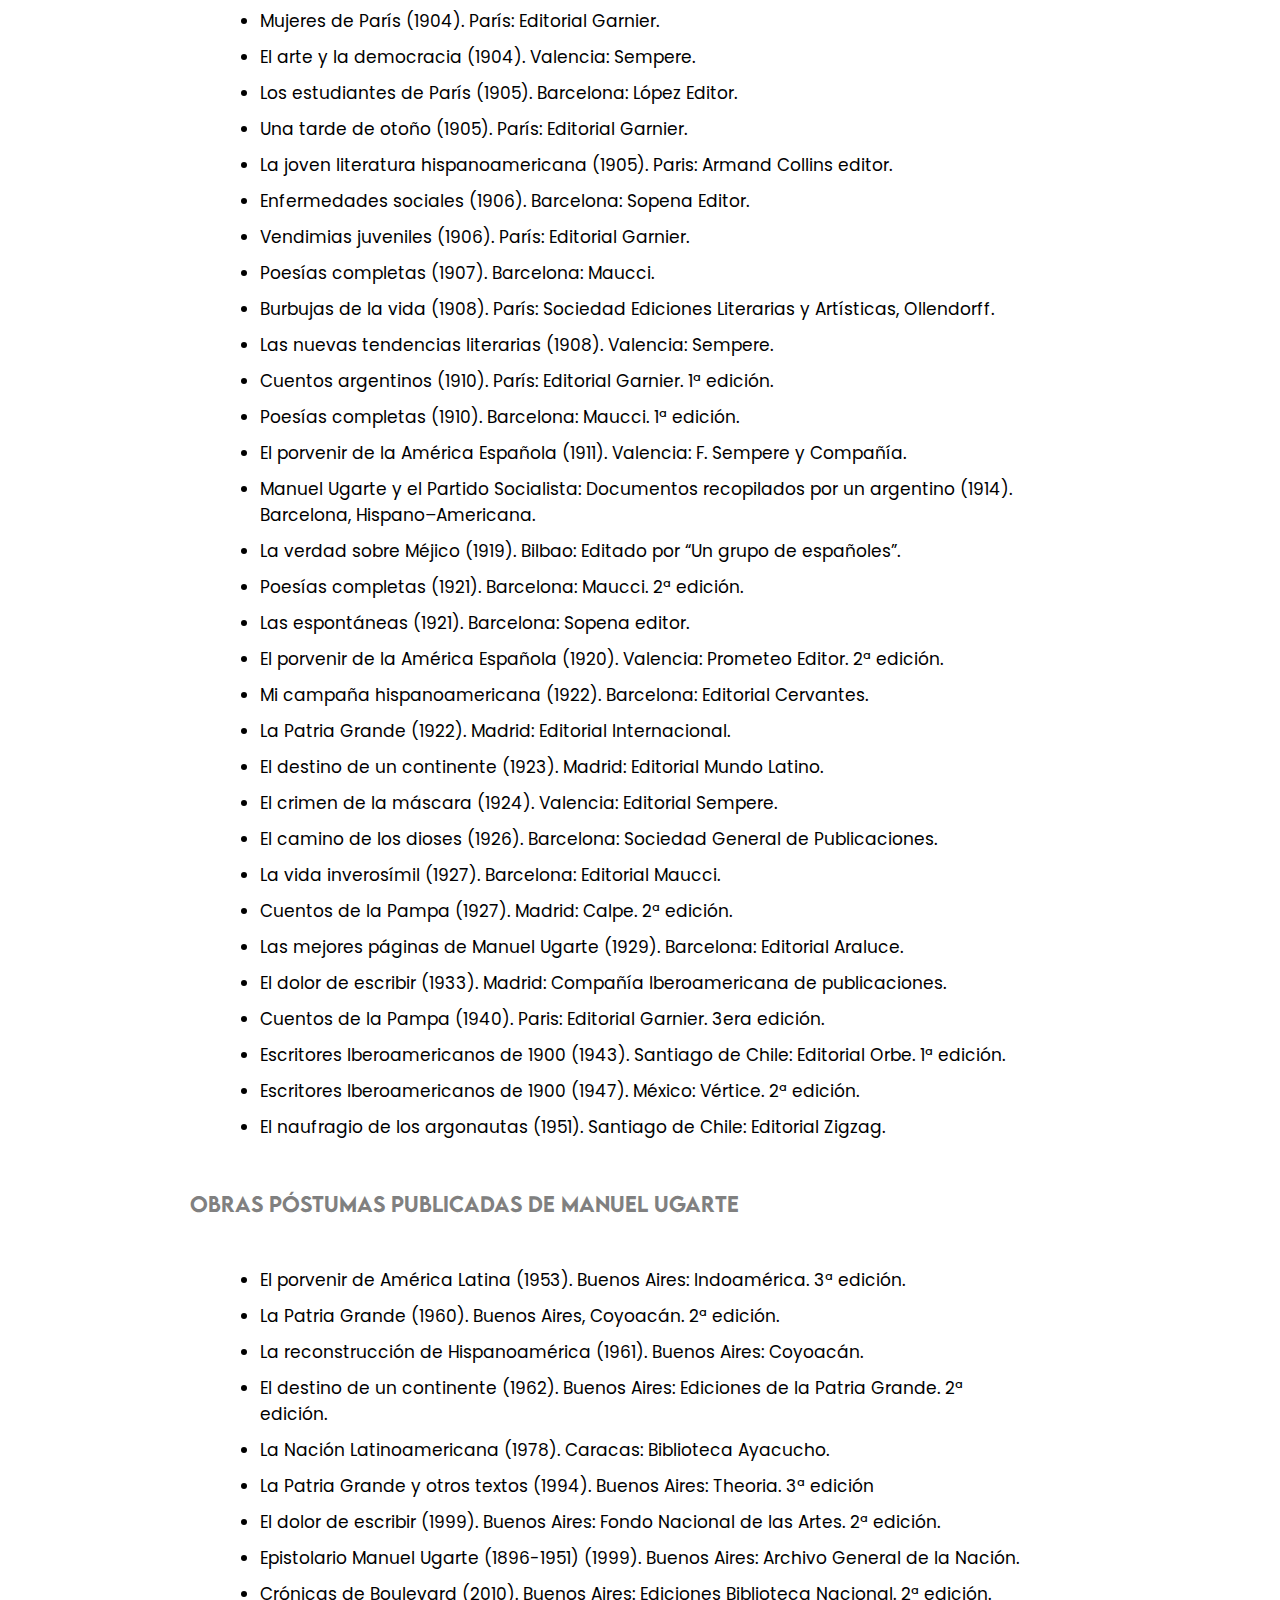
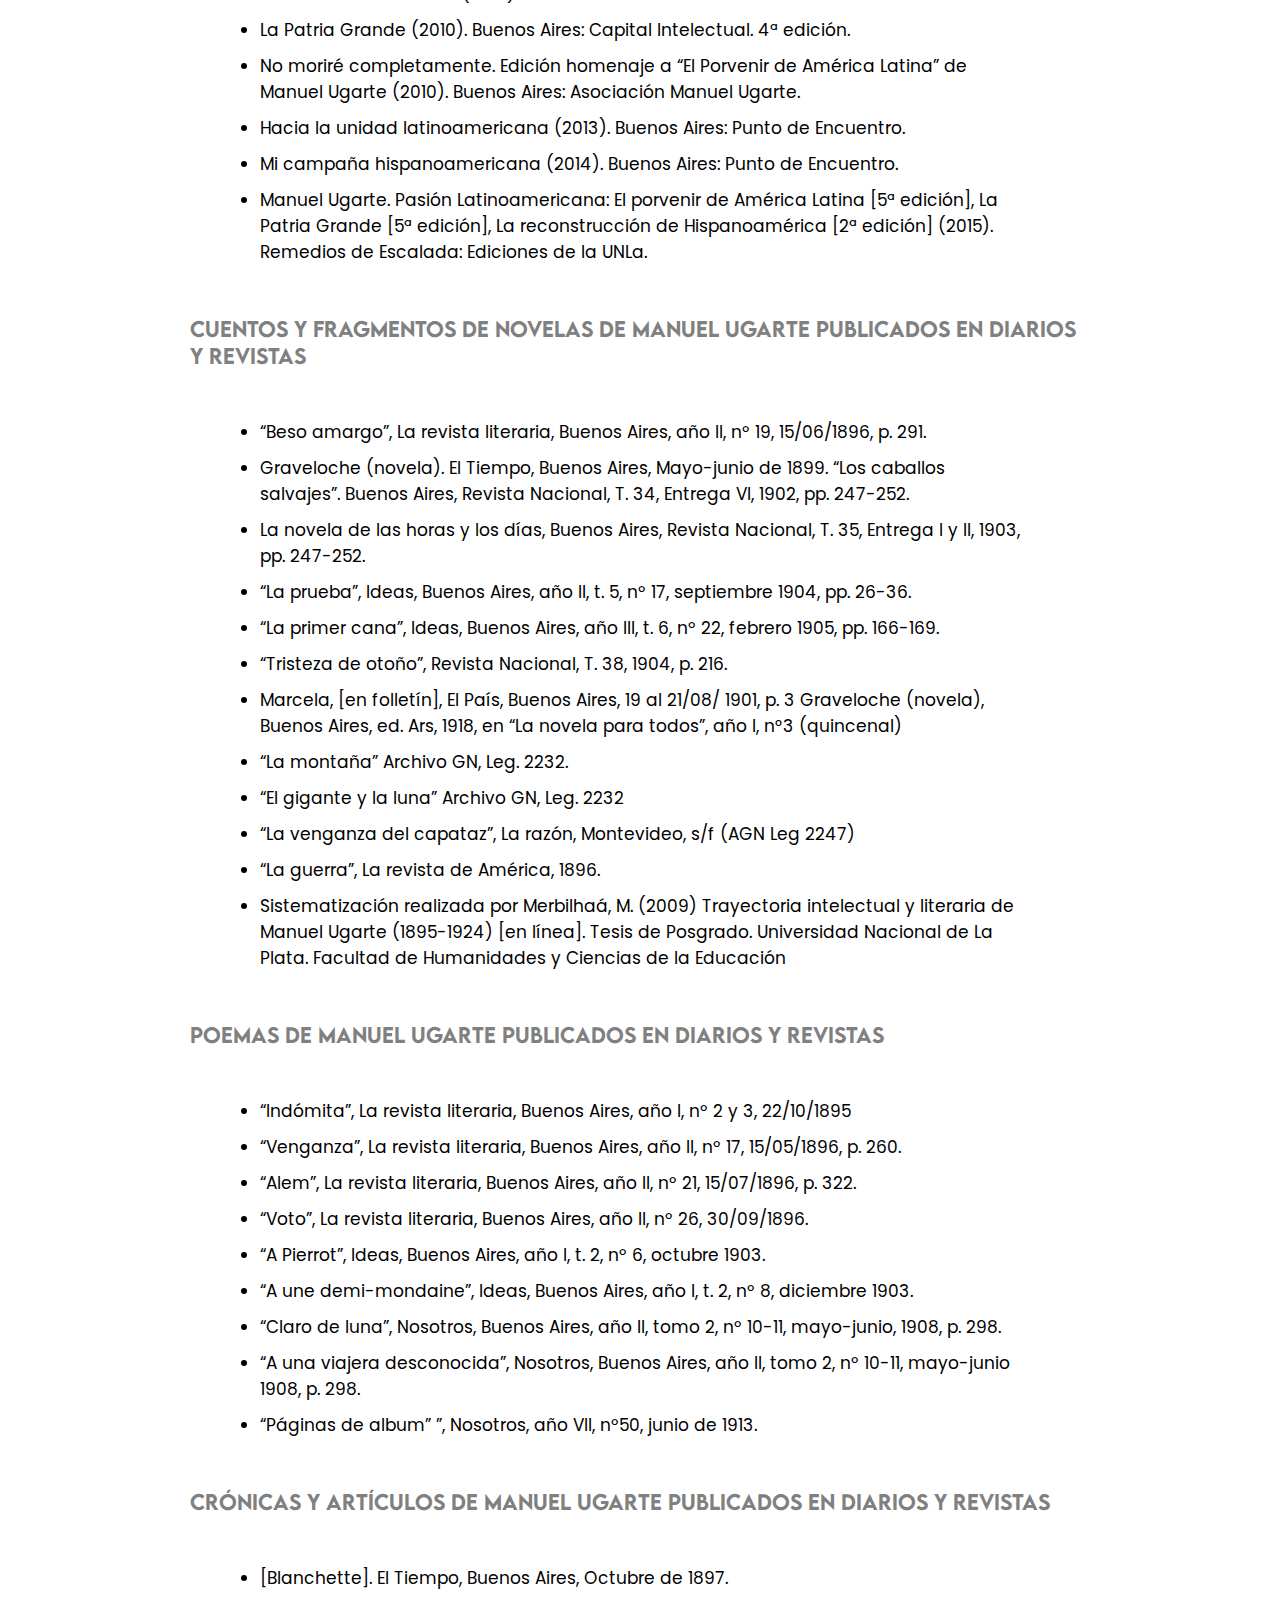
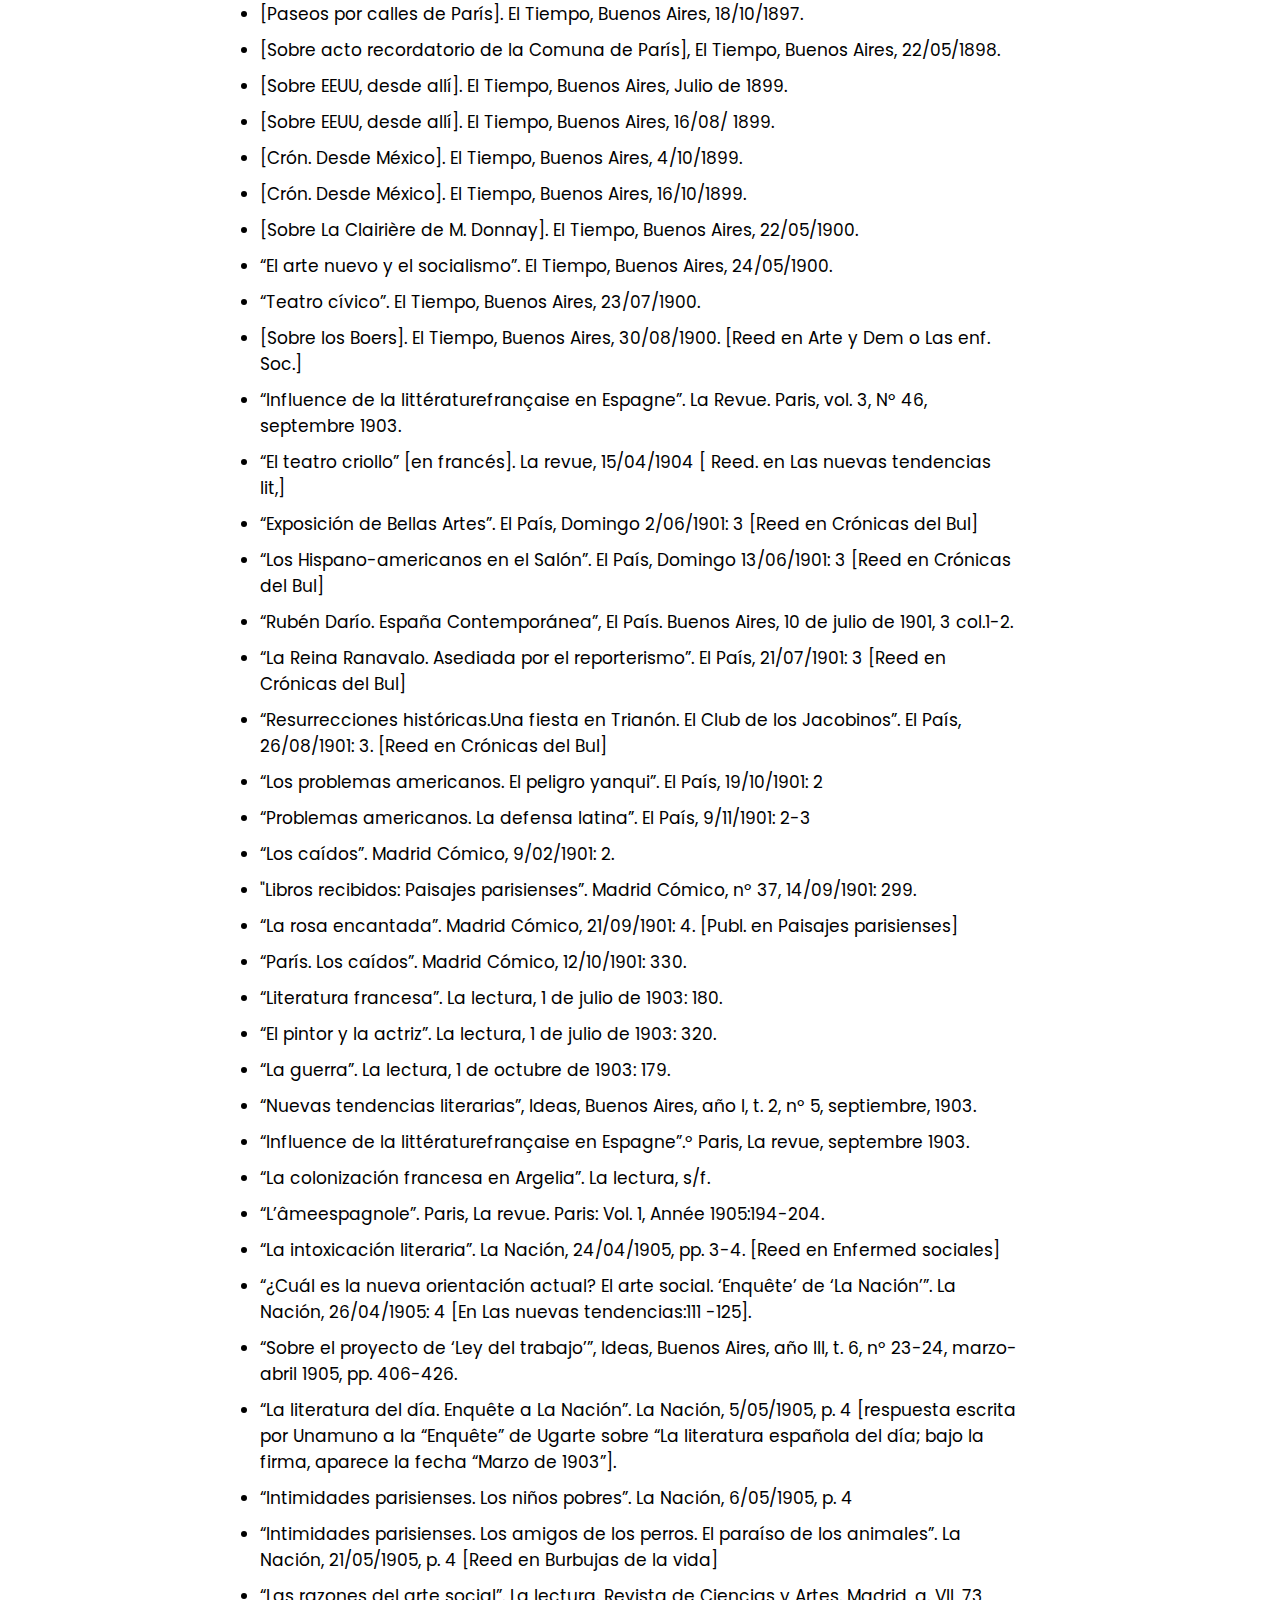
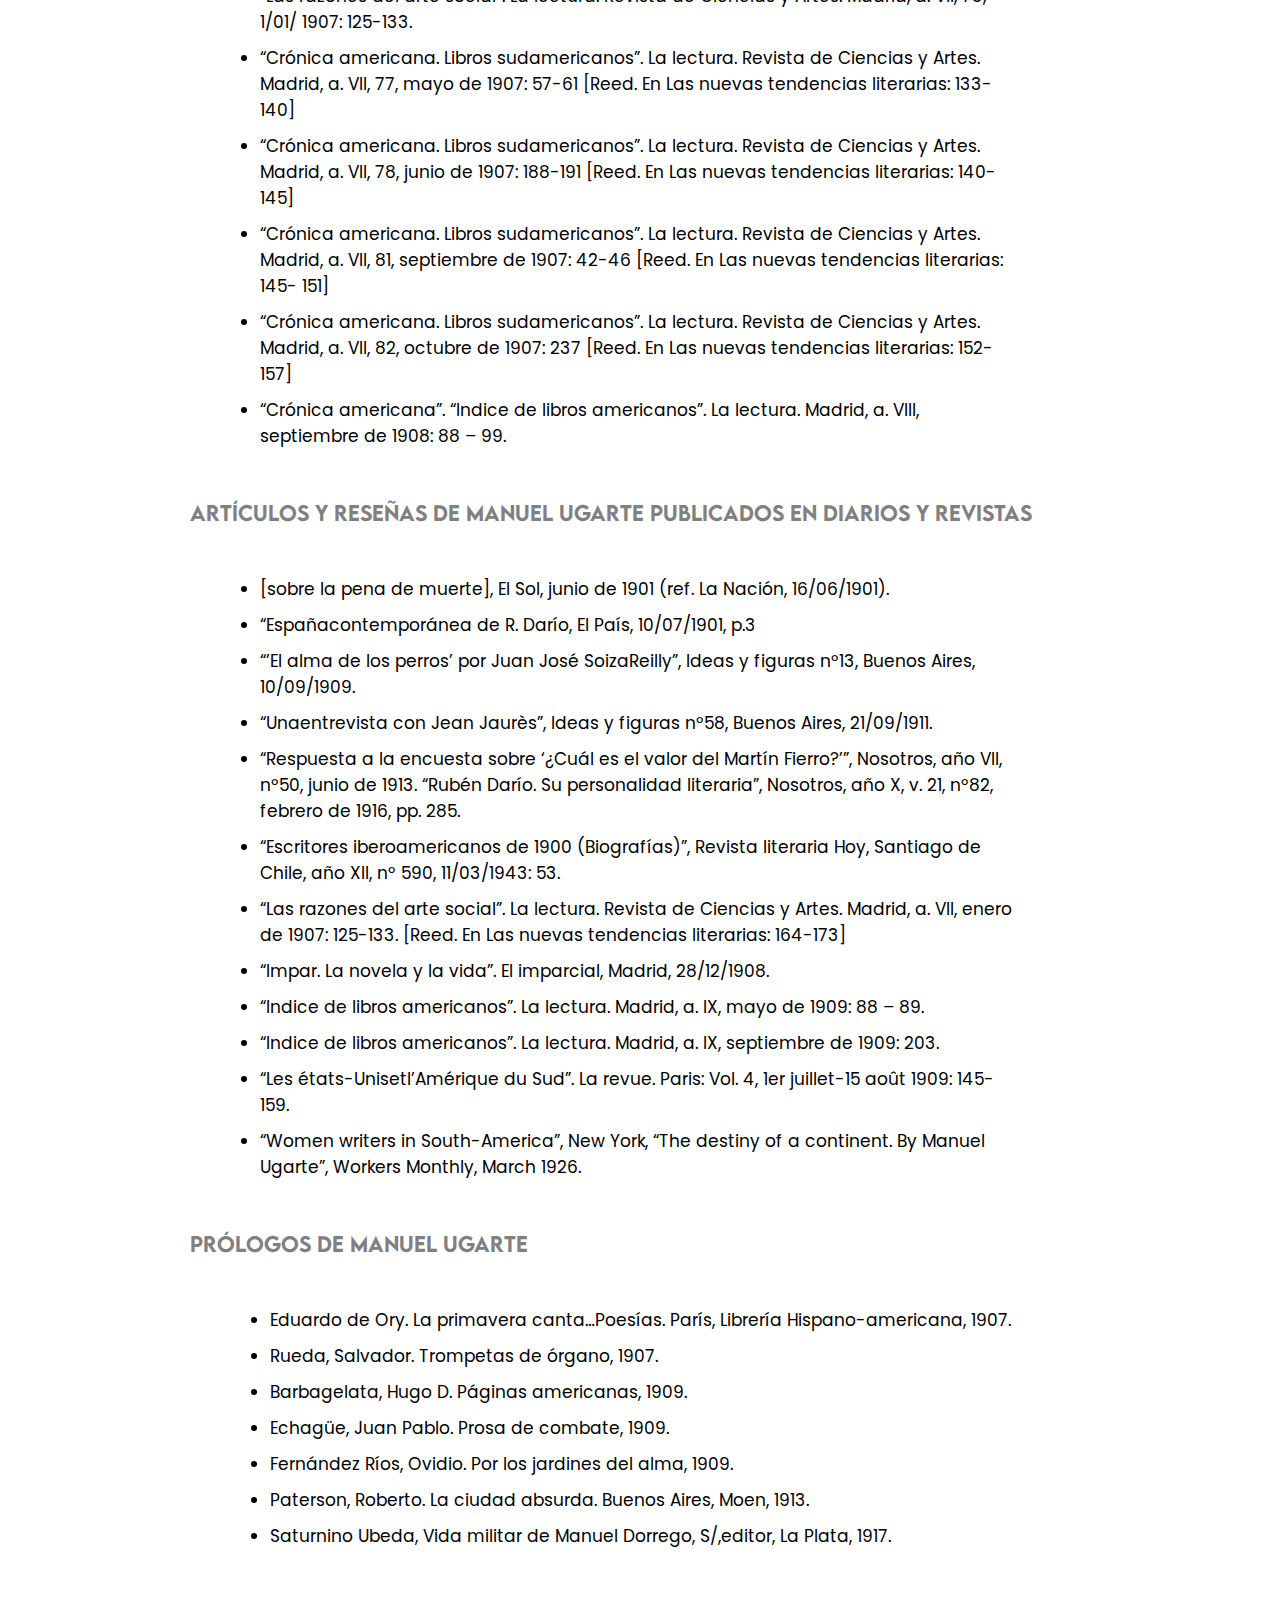
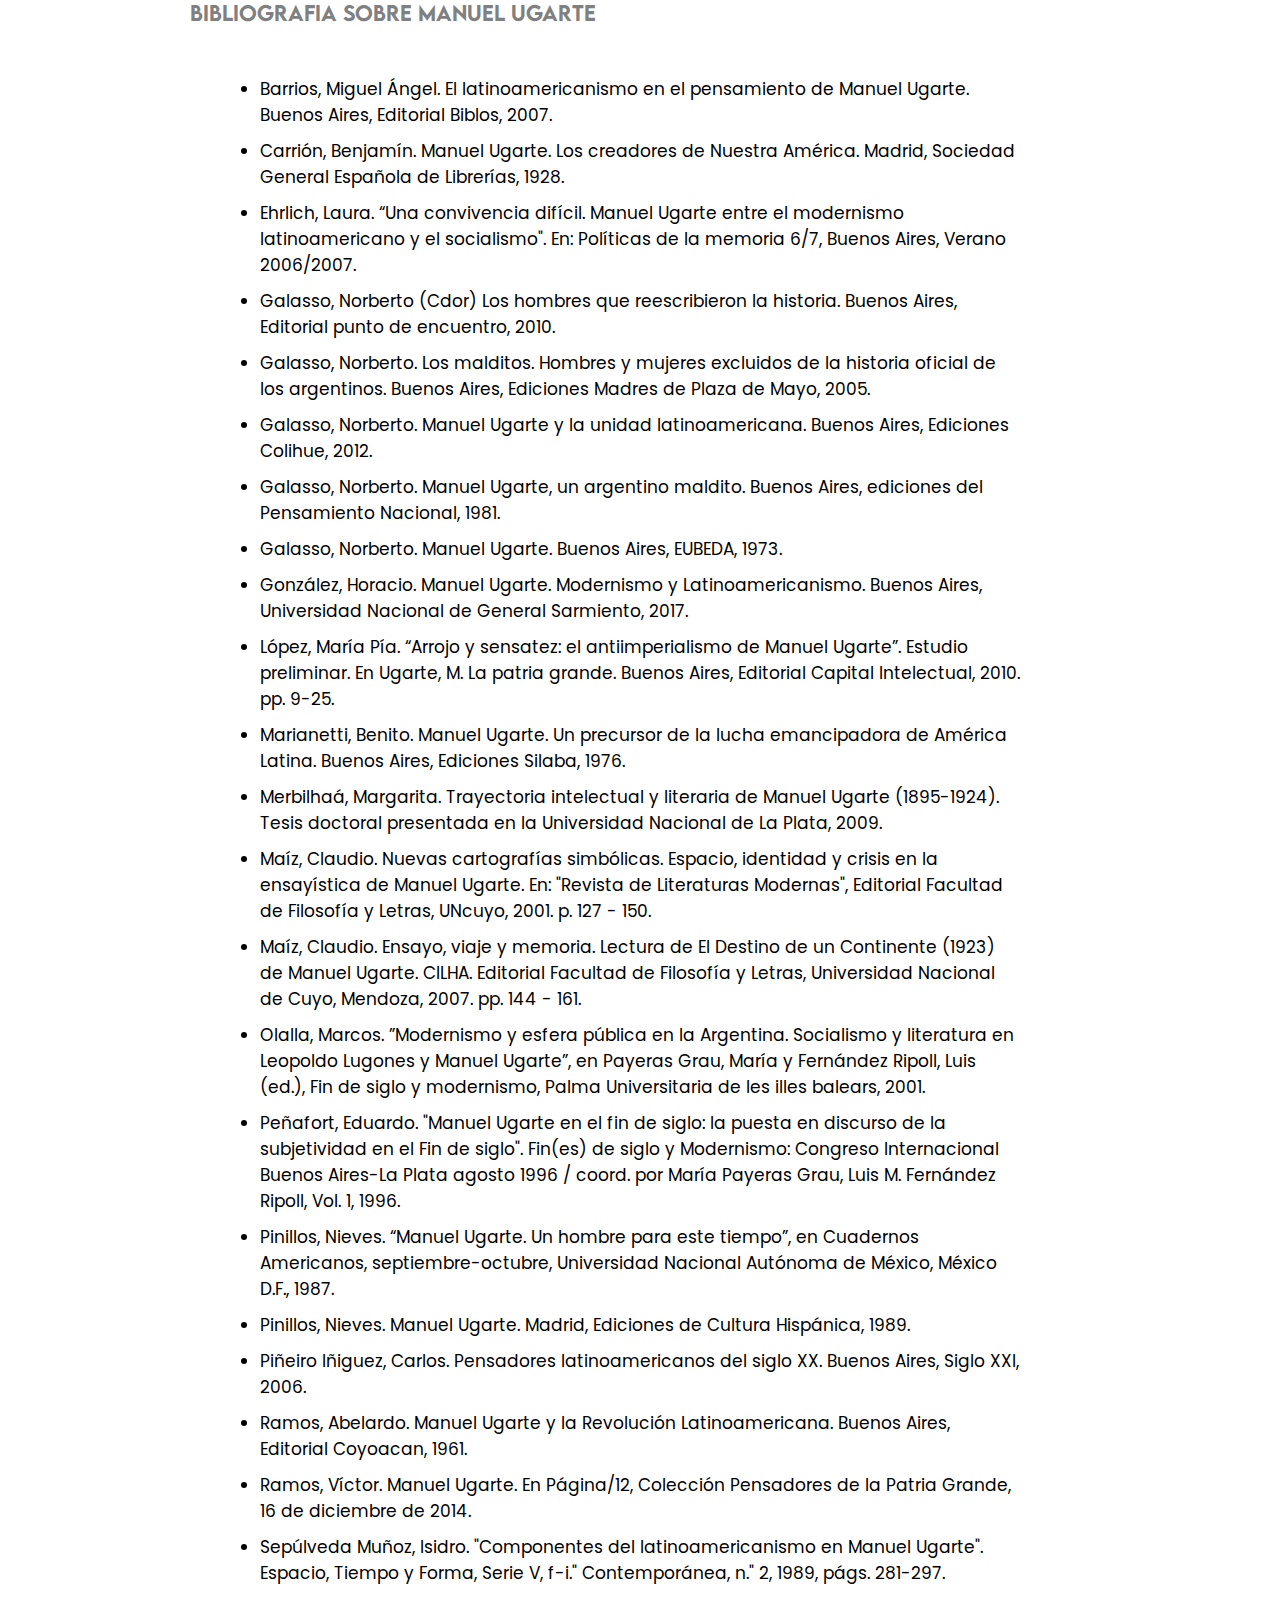
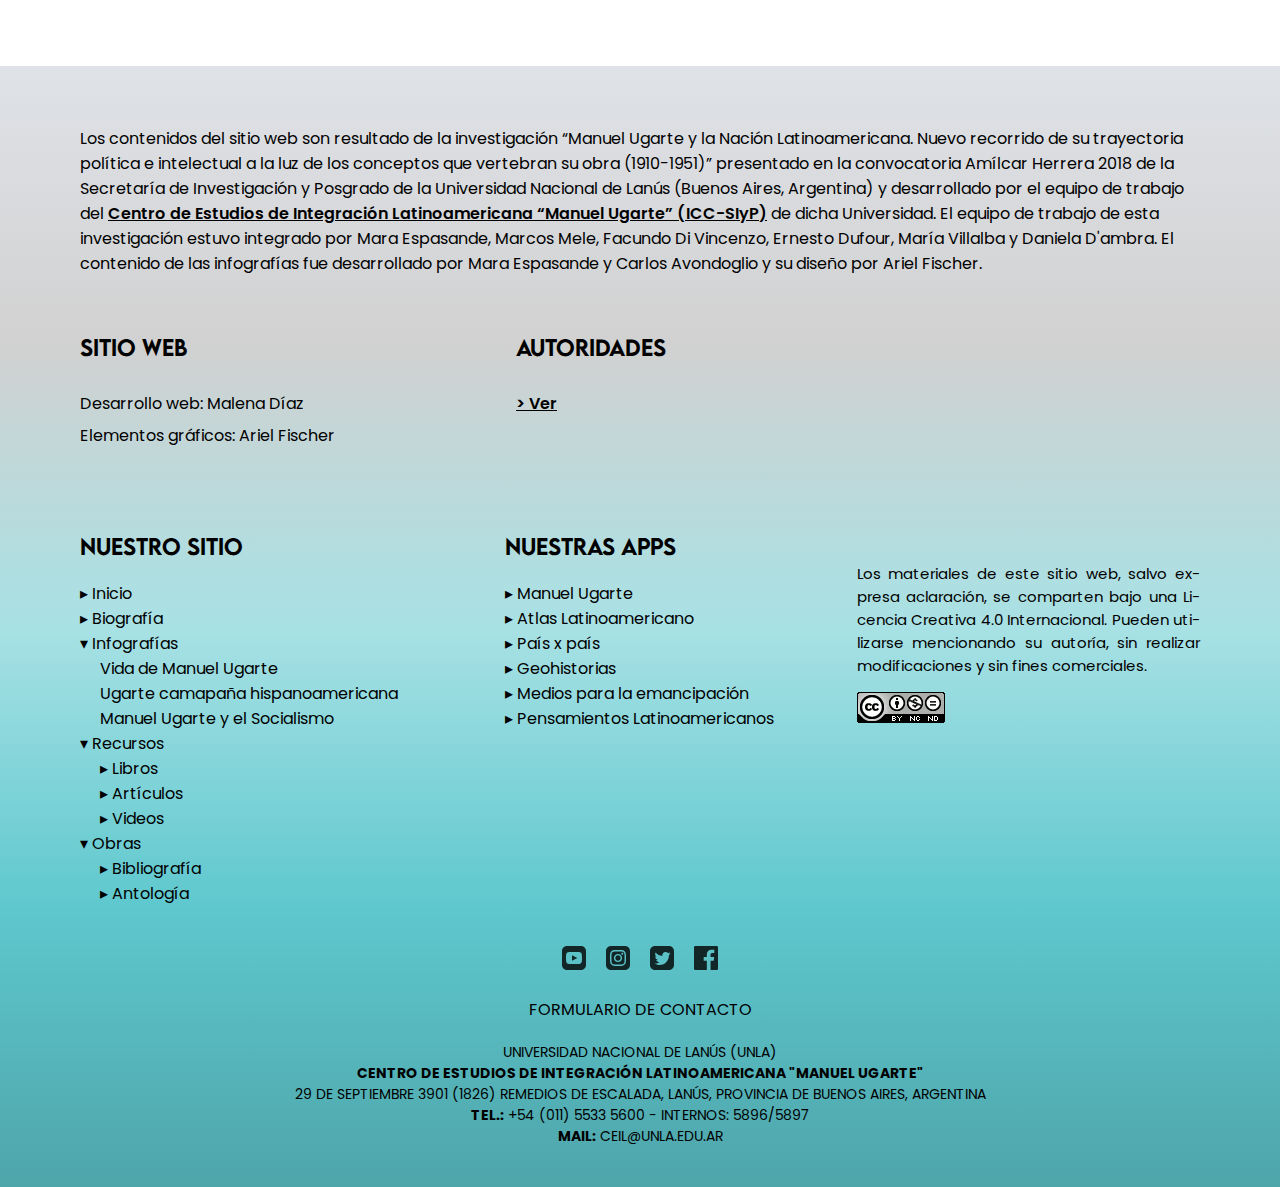
<file: pages/bibliografia.html>
<!DOCTYPE html>
<html lang="es">
<head>
    <meta charset="UTF-8">
    <meta http-equiv="X-UA-Compatible" content="IE=edge">
    <meta name="viewport" content="width=device-width, initial-scale=1.0">
    <title>Bibliografía de Manuel Ugarte</title>
    <!--SEO-->
    <link rel="shortcut icon" href="../images/logo-centro-ugarte-removebg.png" type="image/x-icon">
    <meta name="description" content="Investigación “Manuel Ugarte y la Nación Latinoamericana. Nuevo recorrido de su trayectoria política e intelectual a la luz de los conceptos que vertebran su obra (1910-1951)” desarrollada por el equipo de trabajo del CEIL “Manuel Ugarte” (ICC-SIyP) de la UNLA">
    <meta property="og: title" content="Bibliografía de Manuel Ugarte">
    <meta property="og: description" content="Investigación “Manuel Ugarte y la Nación Latinoamericana. Nuevo recorrido de su trayectoria política e intelectual a la luz de los conceptos que vertebran su obra (1910-1951)” desarrollada por el equipo de trabajo del CEIL “Manuel Ugarte” (ICC-SIyP) de la UNLA">
    <meta property="og: image" content="../images/manuel-ugarte-home.webp">    
    <!-- <meta property="og: url" content=""> -->
    <meta property="og: locale" content="es_ES">
    <!--Bootstrap-->
    <link href="https://cdn.jsdelivr.net/npm/bootstrap@5.0.2/dist/css/bootstrap.min.css" rel="stylesheet" integrity="sha384-EVSTQN3/azprG1Anm3QDgpJLIm9Nao0Yz1ztcQTwFspd3yD65VohhpuuCOmLASjC" crossorigin="anonymous">
    <script src="https://cdn.jsdelivr.net/npm/bootstrap@5.0.2/dist/js/bootstrap.bundle.min.js" integrity="sha384-MrcW6ZMFYlzcLA8Nl+NtUVF0sA7MsXsP1UyJoMp4YLEuNSfAP+JcXn/tWtIaxVXM" crossorigin="anonymous"></script>
    <!--css-->
    <link rel="stylesheet" href="../style/style.css">
    <!--Fonts-->
    <link rel="preconnect" href="https://fonts.googleapis.com">
    <link rel="preconnect" href="https://fonts.gstatic.com" crossorigin>
    <link href="https://fonts.googleapis.com/css2?family=Poppins&display=swap" rel="stylesheet">
    
</head>
<body>
    <header>
        <nav class="navbar navbar-expand-lg navbar-light bg-light navBar">
            <div class="container-fluid">
                <div class="navbar-brand">
                    <a href="../index.html">
                        <img src="../images/logo-unla.webp" alt="Logo UNLA">
                    </a>
                    <a href="http://centrougarte.unla.edu.ar/" target="_blank">
                        <img src="../images/logo-centro-ugarte.webp" alt="Logo del Centro Ugarte">
                    </a>
                </div>
                <button class="navbar-toggler" type="button" data-bs-toggle="collapse" data-bs-target="#navbarScroll" aria-controls="navbarScroll" aria-expanded="false" aria-label="Toggle navigation">
                    <span class="navbar-toggler-icon"></span>
                </button>
                <div class="collapse navbar-collapse" id="navbarScroll">
                    <ul class="navbar-nav me-auto my-2 my-lg-0 navbar-nav-scroll" style="--bs-scroll-height: 100px;">
                        <li class="nav-item">
                            <a class="nav-link" aria-current="page" href="../index.html">Inicio</a>
                        </li>
                        <li class="nav-item">
                            <a class="nav-link" href="../pages/biografia.html">Biografía</a>
                        </li>
                        <li class="nav-item dropdown">
                            <a class="nav-link dropdown-toggle" href="#" id="navbarScrollingDropdown" role="button" data-bs-toggle="dropdown" aria-expanded="false">
                            Infografías
                            </a>
                            <ul class="dropdown-menu" aria-labelledby="navbarScrollingDropdown">
                            <li><a class="dropdown-item" href="../pages/infografia-ugarte-y-el-socialismo.html">Manuel Ugarte y el Socialismo</a></li>
                            <li><a class="dropdown-item" href="../pages/infografia-ugarte-campaña-hispanoamericana.html">Ugarte camapaña hispanoamericana</a></li>
                            <li><a class="dropdown-item" href="../pages/infografia-vida-de-manuel-ugarte.html">Vida de Manuel Ugarte</a></li>
                            </ul>
                        </li>
                        <li class="nav-item dropdown">
                            <a class="nav-link dropdown-toggle" href="#" id="navbarScrollingDropdown" role="button" data-bs-toggle="dropdown" aria-expanded="false">
                            Recursos
                            </a>
                            <ul class="dropdown-menu" aria-labelledby="navbarScrollingDropdown">
                            <li><a class="dropdown-item" href="../pages/libros.html">Libros</a></li>
                            <li><a class="dropdown-item" href="../pages/articulos.html">Artículos</a></li>
                            <li><a class="dropdown-item" href="../pages/videos.html">Video</a></li>
                            </ul>
                        </li>
                        <li class="nav-item dropdown">
                            <a class="nav-link dropdown-toggle active" href="#" id="navbarScrollingDropdown" role="button" data-bs-toggle="dropdown" aria-expanded="false">
                            Obras
                            </a>
                            <ul class="dropdown-menu" aria-labelledby="navbarScrollingDropdown">
                            <li><a class="dropdown-item" href="bibliografia.html">Bibliografía</a></li>
                            <li><a class="dropdown-item" href="antologia.html">Antología</a></li>
                            </ul>
                        </li>
                    </ul>
                </div>
            </div>
        </nav>
    </header>
    <main class="bibliograph">
        <div class="encabezado">
            <img src="../images/bibliografia.webp" alt="Bibliografía de Ugarte">
            <h1 class="h1Title">Bibliografía<span class="spanTitle"> de Manuel Ugarte</span></h1>
        </div>
        <div class="biographIndex">
            <h2>ÍNDICE</h2>
            <ol>
                <li><a href="#obras-en-vida">Obras publicadas de Manuel Ugarte en vida</a></li>
                <li><a href="#obras-postumas">Obras póstumas publicadas de Manuel Ugarte</a></li>
                <li><a href="#cuentos-en-diarios-y-revistas">Cuentos y fragmentos de novelas de Manuel Ugarte publicados en diarios y revistas</a></li>
                <li><a href="#poemas-en-diarios-y-revistas">Poemas de Manuel Ugarte publicados en diarios y revistas</a></li>
                <li><a href="#cronicas-en-diarios-y-revistas">Crónicas y artículos de Manuel Ugarte publicados en diarios y revistas</a></li>
                <li><a href="#articulos-en-diarios-y-revistas">Artículos y reseñas de Manuel Ugarte publicados en diarios y revistas</a></li>
                <li><a href="#prologos-de-ugarte">Prólogos de Manuel Ugarte</a></li>
                <li><a href="#bibliografia-sobre-ugarte">Bibliografía sobre Manuel Ugarte</a></li>                
            </ol>
        </div>
        <h2 id="obras-en-vida">OBRAS PUBLICADAS DE MANUEL UGARTE EN VIDA</h2>
        <ul>
            <li>Palabras (1893). Buenos Aires: Edición del autor.
            </li>
            <li>Poemas grotescos (1893). Buenos Aires: Edición del autor.
            </li>
            <li>Serenata (1897). Buenos Aires: Pablo E. Coni.
            </li>
            <li>Sonatina (1898). Buenos Aires: Edición del autor. 
            </li>
            <li>Paisajes Parisienses (1901). Paris: Editorial Garnier.</li>
            <li>Crónicas de Boulevard (1902). Paris: Editorial Garnier.</li>
            <li>Cuentos de la Pampa (1903). Madrid: Biblioteca Universal Calpe.</li>
            <li>Las ideas del siglo (1904). Buenos Aires: Editorial Partido Socialista de la Argentina.</li>
            <li>Visiones de España (1904). Valencia: Sempere.</li>
            <li>Mujeres de París (1904). París: Editorial Garnier.</li>
            <li>El arte y la democracia (1904). Valencia: Sempere.</li>
            <li>Los estudiantes de París (1905). Barcelona: López Editor.</li>
            <li>Una tarde de otoño (1905). París: Editorial Garnier.</li>
            <li>La joven literatura hispanoamericana (1905). Paris: Armand Collins editor.</li>
            <li>Enfermedades sociales (1906). Barcelona: Sopena Editor.</li>
            <li>Vendimias juveniles (1906). París: Editorial Garnier.</li>
            <li>Poesías completas (1907). Barcelona: Maucci.</li>
            <li>Burbujas de la vida (1908). París: Sociedad Ediciones Literarias y Artísticas, Ollendorff.</li>
            <li>Las nuevas tendencias literarias (1908). Valencia: Sempere.</li>
            <li>Cuentos argentinos (1910). París: Editorial Garnier. 1ª edición.</li>
            <li>Poesías completas (1910). Barcelona: Maucci. 1ª edición.</li>
            <li>El porvenir de la América Española (1911). Valencia: F. Sempere y Compañía.</li>
            <li>Manuel Ugarte y el Partido Socialista: Documentos recopilados por un argentino (1914). Barcelona, Hispano–Americana.</li>
            <li>La verdad sobre Méjico (1919). Bilbao: Editado por “Un grupo de españoles”.</li>
            <li>Poesías completas (1921). Barcelona: Maucci. 2ª edición.
            </li>
            <li>Las espontáneas (1921). Barcelona: Sopena editor.</li>
            <li>El porvenir de la América Española (1920). Valencia: Prometeo Editor. 2ª edición.</li>
            <li>Mi campaña hispanoamericana (1922). Barcelona: Editorial Cervantes.</li>
            <li>La Patria Grande (1922). Madrid: Editorial Internacional.</li>
            <li>El destino de un continente (1923). Madrid: Editorial Mundo Latino.</li>
            <li>El crimen de la máscara (1924). Valencia: Editorial Sempere.</li>
            <li>El camino de los dioses (1926). Barcelona: Sociedad General de Publicaciones.</li>
            <li>La vida inverosímil (1927). Barcelona: Editorial Maucci.</li>
            <li>Cuentos de la Pampa (1927). Madrid: Calpe. 2ª edición.</li>
            <li>Las mejores páginas de Manuel Ugarte (1929). Barcelona: Editorial Araluce.</li>
            <li>El dolor de escribir (1933). Madrid: Compañía Iberoamericana de publicaciones.</li>
            <li>Cuentos de la Pampa (1940). Paris: Editorial Garnier. 3era edición.</li>
            <li>Escritores Iberoamericanos de 1900 (1943). Santiago de Chile: Editorial Orbe. 1ª edición.</li>
            <li>Escritores Iberoamericanos de 1900 (1947). México: Vértice. 2ª edición.</li>
            <li>El naufragio de los argonautas (1951). Santiago de Chile: Editorial Zigzag.</li>
        </ul>
        <h2 id="obras-postumas">OBRAS PÓSTUMAS PUBLICADAS DE MANUEL UGARTE</h2>
        <ul>
            <li>El porvenir de América Latina (1953). Buenos Aires: Indoamérica. 3ª edición. </li>
            <li>La Patria Grande (1960). Buenos Aires, Coyoacán. 2ª edición.</li>
            <li>La reconstrucción de Hispanoamérica (1961). Buenos Aires: Coyoacán.</li>  
            <li>El destino de un continente (1962). Buenos Aires: Ediciones de la Patria Grande. 2ª edición.</li>
            <li>La Nación Latinoamericana (1978). Caracas: Biblioteca Ayacucho.</li>
            <li>La Patria Grande y otros textos (1994). Buenos Aires: Theoria. 3ª edición</li>
            <li>El dolor de escribir (1999). Buenos Aires: Fondo Nacional de las Artes. 2ª edición.</li>
            <li>Epistolario Manuel Ugarte (1896-1951) (1999). Buenos Aires: Archivo General de la Nación.</li>
            <li>Crónicas de Boulevard (2010). Buenos Aires: Ediciones Biblioteca Nacional. 2ª edición.</li>
            <li>La Patria Grande (2010). Buenos Aires: Capital Intelectual. 4ª edición.</li>
            <li>No moriré completamente. Edición homenaje a “El Porvenir de América Latina” de Manuel Ugarte (2010). Buenos Aires: Asociación Manuel Ugarte.</li>
            <li>Hacia la unidad latinoamericana (2013). Buenos Aires: Punto de Encuentro.</li>
            <li>Mi campaña hispanoamericana (2014). Buenos Aires: Punto de Encuentro.</li>
            <li>Manuel Ugarte. Pasión Latinoamericana: El porvenir de América Latina [5ª edición], La Patria Grande [5ª edición], La reconstrucción de Hispanoamérica [2ª edición] (2015). Remedios de Escalada: Ediciones de la UNLa.</li>
        </ul>
        <h2 id="cuentos-en-diarios-y-revistas">CUENTOS Y FRAGMENTOS DE NOVELAS DE MANUEL UGARTE PUBLICADOS EN DIARIOS Y REVISTAS</h2>
        <ul>
            <li>“Beso amargo”, La revista literaria, Buenos Aires, año II, nº 19, 15/06/1896, p. 291.</li>
            <li>Graveloche (novela). El Tiempo, Buenos Aires, Mayo-junio de 1899.
            “Los caballos salvajes”. Buenos Aires, Revista Nacional, T. 34, Entrega VI, 1902, pp. 247-252.</li>
            <li>La novela de las horas y los días, Buenos Aires, Revista Nacional, T. 35, Entrega I y II, 1903, pp. 247-252.</li>
            <li>“La prueba”, Ideas, Buenos Aires, año II, t. 5, nº 17, septiembre 1904, pp. 26-36.</li>
            <li>“La primer cana”, Ideas, Buenos Aires, año III, t. 6, nº 22, febrero 1905, pp. 166-169.</li>
            <li>“Tristeza de otoño”, Revista Nacional, T. 38, 1904, p. 216.</li>
            <li>Marcela, [en folletín], El País, Buenos Aires, 19 al 21/08/ 1901, p. 3
            Graveloche (novela), Buenos Aires, ed. Ars, 1918, en “La novela para todos”, año I, n°3 (quincenal)</li>
            <li>“La montaña” Archivo GN, Leg. 2232.</li>
            <li>“El gigante y la luna” Archivo GN, Leg. 2232</li>
            <li>“La venganza del capataz”, La razón, Montevideo, s/f (AGN Leg 2247)</li>
            <li>“La guerra”, La revista de América, 1896.</li>
            <li>Sistematización realizada por Merbilhaá, M. (2009) Trayectoria intelectual y literaria de Manuel Ugarte (1895-1924) [en línea]. Tesis de Posgrado. Universidad Nacional de La Plata. Facultad de Humanidades y Ciencias de la Educación</li>
        </ul>
        <h2 id="poemas-en-diarios-y-revistas">POEMAS DE MANUEL UGARTE PUBLICADOS EN DIARIOS Y REVISTAS</h2>
        <ul>
            <li>“Indómita”, La revista literaria, Buenos Aires, año I, nº 2 y 3, 22/10/1895</li>
            <li>“Venganza”, La revista literaria, Buenos Aires, año II, nº 17, 15/05/1896, p. 260.</li>
            <li>“Alem”, La revista literaria, Buenos Aires, año II, nº 21, 15/07/1896, p. 322.</li>
            <li>“Voto”, La revista literaria, Buenos Aires, año II, nº 26, 30/09/1896.</li>
            <li>“A Pierrot”, Ideas, Buenos Aires, año I, t. 2, nº 6, octubre 1903.</li>
            <li>“A une demi-mondaine”, Ideas, Buenos Aires, año I, t. 2, nº 8, diciembre 1903.</li>
            <li>“Claro de luna”, Nosotros, Buenos Aires, año II, tomo 2, nº 10-11, mayo-junio, 1908, p. 298.</li>
            <li>“A una viajera desconocida”, Nosotros, Buenos Aires, año II, tomo 2, nº 10-11, mayo-junio 1908, p. 298.</li>
            <li>“Páginas de album” ”, Nosotros, año VII, nº50, junio de 1913.</li>
        </ul>
        <h2 id="cronicas-en-diarios-y-revistas">CRÓNICAS Y ARTÍCULOS DE MANUEL UGARTE PUBLICADOS EN DIARIOS Y REVISTAS</h2>
        <ul>
            <li>[Blanchette]. El Tiempo, Buenos Aires, Octubre de 1897.</li>
            <li>[Paseos por calles de París]. El Tiempo, Buenos Aires, 18/10/1897.</li>
            <li>[Sobre acto recordatorio de la Comuna de París], El Tiempo, Buenos Aires, 22/05/1898.</li>
            <li>[Sobre EEUU, desde allí]. El Tiempo, Buenos Aires, Julio de 1899.</li>
            <li>[Sobre EEUU, desde allí]. El Tiempo, Buenos Aires, 16/08/ 1899.</li>
            <li>[Crón. Desde México]. El Tiempo, Buenos Aires, 4/10/1899.</li>
            <li>[Crón. Desde México]. El Tiempo, Buenos Aires, 16/10/1899.</li>
            <li>[Sobre La Clairière de M. Donnay]. El Tiempo, Buenos Aires, 22/05/1900.</li>
            <li>“El arte nuevo y el socialismo”. El Tiempo, Buenos Aires, 24/05/1900.</li>
            <li>“Teatro cívico”. El Tiempo, Buenos Aires, 23/07/1900.</li>
            <li>[Sobre los Boers]. El Tiempo, Buenos Aires, 30/08/1900. [Reed en Arte y Dem o Las enf. Soc.]</li>
            <li>“Influence de la littératurefrançaise en Espagne”. La Revue. Paris, vol. 3, Nº 46, septembre 1903.</li>
            <li>“El teatro criollo” [en francés]. La revue, 15/04/1904 [ Reed. en Las nuevas tendencias lit,]</li>
            <li>“Exposición de Bellas Artes”. El País, Domingo 2/06/1901: 3 [Reed en Crónicas del Bul]
            <li>“Los Hispano-americanos en el Salón”. El País, Domingo 13/06/1901: 3 [Reed en Crónicas del Bul]</li>
            <li>“Rubén Darío. España Contemporánea”, El País. Buenos Aires, 10 de julio de 1901, 3 col.1-2.
            <li>“La Reina Ranavalo. Asediada por el reporterismo”. El País, 21/07/1901: 3 [Reed en Crónicas del Bul]</li>
            <li>“Resurrecciones históricas.Una fiesta en Trianón. El Club de los Jacobinos”. El País, 26/08/1901: 3. [Reed en
                Crónicas del Bul]</li>
            <li>“Los problemas americanos. El peligro yanqui”. El País, 19/10/1901: 2</li>
            <li>“Problemas americanos. La defensa latina”. El País, 9/11/1901: 2-3</li>
            <li>“Los caídos”. Madrid Cómico, 9/02/1901: 2.</li>
            <li>"Libros recibidos: Paisajes parisienses”. Madrid Cómico, nº 37, 14/09/1901: 299.</li>
            <li>“La rosa encantada”. Madrid Cómico, 21/09/1901: 4. [Publ. en Paisajes parisienses]</li>
            <li>“París. Los caídos”. Madrid Cómico, 12/10/1901: 330.</li>
            <li>“Literatura francesa”. La lectura, 1 de julio de 1903: 180.</li>
            <li>“El pintor y la actriz”. La lectura, 1 de julio de 1903: 320.</li>
            <li>“La guerra”. La lectura, 1 de octubre de 1903: 179.</li>
            <li>“Nuevas tendencias literarias”, Ideas, Buenos Aires, año I, t. 2, nº 5, septiembre, 1903.</li>
            <li>“Influence de la littératurefrançaise en Espagne”.º Paris, La revue, septembre 1903.</li>
            <li>“La colonización francesa en Argelia”. La lectura, s/f.</li>
            <li>“L’âmeespagnole”. Paris, La revue. Paris: Vol. 1, Année 1905:194-204.</li>
            <li>“La intoxicación literaria”. La Nación, 24/04/1905, pp. 3-4. [Reed en Enfermed sociales]</li>
            <li>“¿Cuál es la nueva orientación actual? El arte social. ‘Enquête’ de ‘La Nación’”. La Nación, 26/04/1905: 4 [En Las
                nuevas tendencias:111 -125].</li>
            <li>“Sobre el proyecto de ‘Ley del trabajo’”, Ideas, Buenos Aires, año III, t. 6, nº 23-24, marzo-abril 1905, pp.
                406-426.</li>
            <li>“La literatura del día. Enquête a La Nación”. La Nación, 5/05/1905, p. 4 [respuesta escrita por Unamuno a la
                “Enquête” de Ugarte sobre “La literatura española del día; bajo la firma, aparece la fecha “Marzo de 1903”].</li>
            <li>“Intimidades parisienses. Los niños pobres”. La Nación, 6/05/1905, p. 4</li>
            <li>“Intimidades parisienses. Los amigos de los perros. El paraíso de los animales”. La Nación, 21/05/1905, p. 4 [Reed
                en Burbujas de la vida]</li>
            <li>“Las razones del arte social”. La lectura. Revista de Ciencias y Artes. Madrid, a. VII, 73, 1/01/ 1907: 125-133.
            </li>
            <li>“Crónica americana. Libros sudamericanos”. La lectura. Revista de Ciencias y Artes. Madrid, a. VII, 77, mayo de
                1907: 57-61 [Reed. En Las nuevas tendencias literarias: 133- 140]</li>
            <li>“Crónica americana. Libros sudamericanos”. La lectura. Revista de Ciencias y Artes. Madrid, a. VII, 78, junio de
                1907: 188-191 [Reed. En Las nuevas tendencias literarias: 140-145]</li>
            <li>“Crónica americana. Libros sudamericanos”. La lectura. Revista de Ciencias y Artes. Madrid, a. VII, 81, septiembre
                de 1907: 42-46 [Reed. En Las nuevas tendencias literarias: 145- 151]</li>
            <li>“Crónica americana. Libros sudamericanos”. La lectura. Revista de Ciencias y Artes. Madrid, a. VII, 82, octubre de
                1907: 237 [Reed. En Las nuevas tendencias literarias: 152-157]</li>
            <li>“Crónica americana”. “Indice de libros americanos”. La lectura. Madrid, a. VIII, septiembre de 1908: 88 – 99.</li>
        </ul>
        <h2 id="articulos-en-diarios-y-revistas">ARTÍCULOS Y RESEÑAS DE MANUEL UGARTE PUBLICADOS EN DIARIOS Y REVISTAS</h2>
        <ul>
            <li>[sobre la pena de muerte], El Sol, junio de 1901 (ref. La Nación, 16/06/1901).</li>
            <li>“Españacontemporánea de R. Darío, El País, 10/07/1901, p.3</li>
            <li>“’El alma de los perros’ por Juan José SoizaReilly”, Ideas y figuras nº13, Buenos Aires, 10/09/1909.</li>
            <li>“Unaentrevista con Jean Jaurès”, Ideas y figuras nº58, Buenos Aires, 21/09/1911.</li>
            <li>“Respuesta a la encuesta sobre ‘¿Cuál es el valor del Martín Fierro?’”, Nosotros, año VII, nº50, junio de 1913. “Rubén Darío. Su personalidad literaria”, Nosotros, año X, v. 21, nº82, febrero de 1916, pp. 285.</li>
            <li>“Escritores iberoamericanos de 1900 (Biografías)”, Revista literaria Hoy, Santiago de Chile, año XII, nº 590, 11/03/1943: 53.</li>
            <li>“Las razones del arte social”. La lectura. Revista de Ciencias y Artes. Madrid, a. VII, enero de 1907: 125-133. [Reed. En Las nuevas tendencias literarias: 164-173]
            <li>“Impar. La novela y la vida”. El imparcial, Madrid, 28/12/1908.</li>
            <li>“Indice de libros americanos”. La lectura. Madrid, a. IX, mayo de 1909: 88 – 89.</li>
            <li>“Indice de libros americanos”. La lectura. Madrid, a. IX, septiembre de 1909: 203.</li>
            <li>“Les états-Unisetl’Amérique du Sud”. La revue. Paris: Vol. 4, 1er juillet-15 août 1909: 145-159.</li>
            <li>“Women writers in South-America”, New York, “The destiny of a continent. By Manuel Ugarte”, Workers Monthly, March 1926.</li>
        </ul>
        <h2 id="prologos-de-ugarte">PRÓLOGOS DE MANUEL UGARTE</h2>
        <ul>
            <li>Eduardo de Ory. La primavera canta…Poesías. París, Librería Hispano-americana, 1907.</li>
            <li>Rueda, Salvador. Trompetas de órgano, 1907.</li>
            <li>Barbagelata, Hugo D. Páginas americanas, 1909.</li>
            <li>Echagüe, Juan Pablo. Prosa de combate, 1909.</li>
            <li>Fernández Ríos, Ovidio. Por los jardines del alma, 1909.</li>
            <li>Paterson, Roberto. La ciudad absurda. Buenos Aires, Moen, 1913.</li>
            <li>Saturnino Ubeda, Vida militar de Manuel Dorrego, S/,editor, La Plata, 1917.</li>
        </ul>
        <h2 id="bibliografia-sobre-ugarte">BIBLIOGRAFIA SOBRE MANUEL UGARTE</h2>
        <ul>
            <li>Barrios, Miguel Ángel. El latinoamericanismo en el pensamiento de Manuel Ugarte. Buenos Aires, Editorial Biblos, 2007.
            <li>Carrión, Benjamín. Manuel Ugarte. Los creadores de Nuestra América. Madrid, Sociedad General Española de Librerías, 1928.</li>
            <li>Ehrlich, Laura. “Una convivencia difícil. Manuel Ugarte entre el modernismo latinoamericano y el socialismo". En: Políticas de la memoria 6/7, Buenos Aires, Verano 2006/2007.</li>
            <li>Galasso, Norberto (Cdor) Los hombres que reescribieron la historia. Buenos Aires, Editorial punto de encuentro, 2010.</li>
            <li>Galasso, Norberto. Los malditos. Hombres y mujeres excluidos de la historia oficial de los argentinos. Buenos Aires, Ediciones Madres de Plaza de Mayo, 2005.</li>
            <li>Galasso, Norberto. Manuel Ugarte y la unidad latinoamericana. Buenos Aires, Ediciones Colihue, 2012.</li>
            <li>Galasso, Norberto. Manuel Ugarte, un argentino maldito. Buenos Aires, ediciones del Pensamiento Nacional, 1981.</li>
            <li>Galasso, Norberto. Manuel Ugarte. Buenos Aires, EUBEDA, 1973.</li>
            <li>González, Horacio. Manuel Ugarte. Modernismo y Latinoamericanismo. Buenos Aires, Universidad Nacional de General Sarmiento, 2017.</li>
            <li>López, María Pía. “Arrojo y sensatez: el antiimperialismo de Manuel Ugarte”. Estudio preliminar. En Ugarte, M. La patria grande. Buenos Aires, Editorial Capital Intelectual, 2010. pp. 9-25.</li>
            <li>Marianetti, Benito. Manuel Ugarte. Un precursor de la lucha emancipadora de América Latina. Buenos Aires, Ediciones Silaba, 1976.</li>
            <li>Merbilhaá, Margarita. Trayectoria intelectual y literaria de Manuel Ugarte (1895-1924). Tesis doctoral presentada en la Universidad Nacional de La Plata, 2009.</li>
            <li>Maíz, Claudio. Nuevas cartografías simbólicas. Espacio, identidad y crisis en la ensayística de Manuel Ugarte. En: "Revista de Literaturas Modernas", Editorial Facultad de Filosofía y Letras, UNcuyo, 2001. p. 127 - 150.</li>
            <li>Maíz, Claudio. Ensayo, viaje y memoria. Lectura de El Destino de un Continente (1923) de Manuel Ugarte. CILHA. Editorial Facultad de Filosofía y Letras, Universidad Nacional de Cuyo, Mendoza, 2007. pp. 144 - 161.</li>
            <li>Olalla, Marcos. ”Modernismo y esfera pública en la Argentina. Socialismo y literatura en Leopoldo Lugones y Manuel Ugarte”, en Payeras Grau, María y Fernández Ripoll, Luis (ed.), Fin de siglo y modernismo, Palma Universitaria de les illes balears, 2001.</li>
            <li>Peñafort, Eduardo. "Manuel Ugarte en el fin de siglo: la puesta en discurso de la subjetividad en el Fin de siglo". Fin(es) de siglo y Modernismo: Congreso Internacional Buenos Aires-La Plata agosto 1996 / coord. por María Payeras Grau, Luis M. Fernández Ripoll, Vol. 1, 1996.</li>
            <li>Pinillos, Nieves. “Manuel Ugarte. Un hombre para este tiempo”, en Cuadernos Americanos, septiembre-octubre, Universidad Nacional Autónoma de México, México D.F., 1987.</li>
            <li>Pinillos, Nieves. Manuel Ugarte. Madrid, Ediciones de Cultura Hispánica, 1989.</li>
            <li>Piñeiro Iñiguez, Carlos. Pensadores latinoamericanos del siglo XX. Buenos Aires, Siglo XXI, 2006.</li>
            <li>Ramos, Abelardo. Manuel Ugarte y la Revolución Latinoamericana. Buenos Aires, Editorial Coyoacan, 1961.</li>
            <li>Ramos, Víctor. Manuel Ugarte. En Página/12, Colección Pensadores de la Patria Grande, 16 de diciembre de 2014.</li>
            <li>Sepúlveda Muñoz, Isidro. "Componentes del latinoamericanismo en Manuel Ugarte". Espacio, Tiempo y Forma, Serie V, f-i." Contemporánea, n." 2, 1989, págs. 281-297.</li>
        </ul>
    </main>
    <footer>
        <div class="footerOne containerLayout">
            <p> Los contenidos del sitio web son resultado de la investigación “Manuel Ugarte y la Nación Latinoamericana. Nuevo recorrido de su trayectoria política e intelectual a la luz de los conceptos que vertebran su obra (1910-1951)” presentado en la convocatoria Amílcar Herrera 2018 de la Secretaría de Investigación y Posgrado de la Universidad Nacional de Lanús (Buenos Aires, Argentina) y desarrollado por el equipo de trabajo del <a href="http://centrougarte.unla.edu.ar/quienes-somos" target="_blank">Centro de Estudios de Integración Latinoamericana “Manuel Ugarte” (ICC-SIyP)</a> de dicha Universidad. El equipo de trabajo de esta investigación estuvo integrado por Mara Espasande, Marcos Mele, Facundo Di Vincenzo, Ernesto Dufour, María Villalba y Daniela D'ambra. El contenido de las infografías fue desarrollado por Mara Espasande y Carlos Avondoglio y su diseño por Ariel Fischer.</p>
            <div class="footerOneContainer">
                <div class="footerOneContainerSecond">
                    <div>
                        <h3>Sitio web</h3>
                        <p>Desarrollo web: Malena Díaz</p>
                        <p>Elementos gráficos: Ariel Fischer</p>
                    </div>
                    <div>
                      <h3>Autoridades</h3>
                      <a href="autoridades.html">> Ver</a>

                  </div>
                </div>
            </div>
        </div>
        <div class="footerTwo containerLayout">
            <div class="footerTwoOurSite">
                <h3>Nuestro sitio</h3>
                <ul>
                    <li><a href="../index.html">▸ Inicio</a></li>
                    <li><a href="biografia.html">▸ Biografía</a></li>
                    <li> ▾ Infografías
                        <ul class="subMenu">
                            <li><a class="dropdown-item" href="../pages/infografia-vida-de-manuel-ugarte.html">Vida de Manuel Ugarte</a></li>
                            <li><a class="dropdown-item" href="../pages/infografia-ugarte-campaña-hispanoamericana.html">Ugarte camapaña hispanoamericana</a></li>
                            <li><a class="dropdown-item" href="../pages/infografia-ugarte-y-el-socialismo.html">Manuel Ugarte y el Socialismo</a></li>
                        </ul>
                    </li>
                    <li>  ▾ Recursos
                        <ul class="subMenu">
                            <li><a href="libros.html">▸ Libros</a></li>
                            <li><a href="articulos.html">▸ Artículos</a></li>
                            <li><a href="videos.html">▸ Videos</a></li>
                        </ul>
                    </li>
                    <li>▾ Obras
                        <ul class="subMenu">
                            <li><a href="bibliografia.html">▸ Bibliografía</a></li>
                            <li><a href="antologia.html">▸ Antología</a></li>
                        </ul>
                    </li>        

                </ul>
            </div>
            <div>
                <h3>Nuestras apps</h3>
                <ul>
                    <li><a href="http://centrougarte.unla.edu.ar/#mugarte" target="_blank">▸ Manuel Ugarte</a></li>
                    <li> <a href="http://atlaslatinoamericano.unla.edu.ar/" target="_blank">▸ Atlas Latinoamericano</a></li>
                    <li><a href="http://centrougarte.unla.edu.ar/pais-x-pais.html" target="_blank">▸ País x país</a></li>
                    <li><a href="http://centrougarte.unla.edu.ar/geohistorias/" target="_blank">▸ Geohistorias</a></li>
                    <li><a href="http://centrougarte.unla.edu.ar/medios/" target="_blank">▸ Medios para la emancipación</a></li>
                    <li><a href="http://pensamientos.centrougarte.unla.edu.ar/#/" target="_blank">▸ Pensamientos Latinoamericanos</a></li>
                </ul>
            </div>
            <div class="footerTwoCopyright">
              <p class="footerOneCopy">Los materiales de este sitio web, salvo expresa aclaración, se comparten bajo una Licencia Creativa 4.0 Internacional. Pueden utilizarse mencionando su autoría, sin realizar modificaciones y sin fines comerciales.</p>
              <img src="../images/copyright.webp" alt="Copyright">
            </div>
        </div>
        <div class="footerThree containerLayout">
            <div class="footerThreeRedes">
                <a href="https://www.youtube.com/channel/UC3T5bbAK5THikY5wuIOMAwA" target="_blank"><img src="../images/youtube.svg" alt="YouTube"></a>
                <a href="https://www.instagram.com/centrougarte.unla/?hl=es-la" target="_blank"><img src="../images/instagram.svg" alt="Instagram"></a>
                <a href="https://twitter.com/c_ugarteunla?lang=es" target="_blank"><img src="../images/twitter.svg" alt="Twitter"></a>
                <a href="https://www.facebook.com/CentroUgarte/" target="_blank"><img src="../images/facebook.svg" alt="Facebook"></a>
            </div>
            <a href="http://centrougarte.unla.edu.ar/contacto" target="_blank" class="footerThreeForm">FORMULARIO DE CONTACTO</a>
            <div class="footerThreeCopy">
                <p>UNIVERSIDAD NACIONAL DE LANÚS (UNLA) <br> <strong>CENTRO DE ESTUDIOS DE INTEGRACIÓN LATINOAMERICANA "MANUEL UGARTE"</strong></p>
                <p>29 DE SEPTIEMBRE 3901 (1826) REMEDIOS DE ESCALADA, LANÚS, PROVINCIA DE BUENOS AIRES, ARGENTINA<br>
                    <strong>TEL.:</strong> +54 (011) 5533 5600 - INTERNOS: 5896/5897<br>
                    <strong>MAIL:</strong> CEIL@UNLA.EDU.AR</p>
            </div>
        </div>
    </footer>
</body>
</html>
</file>
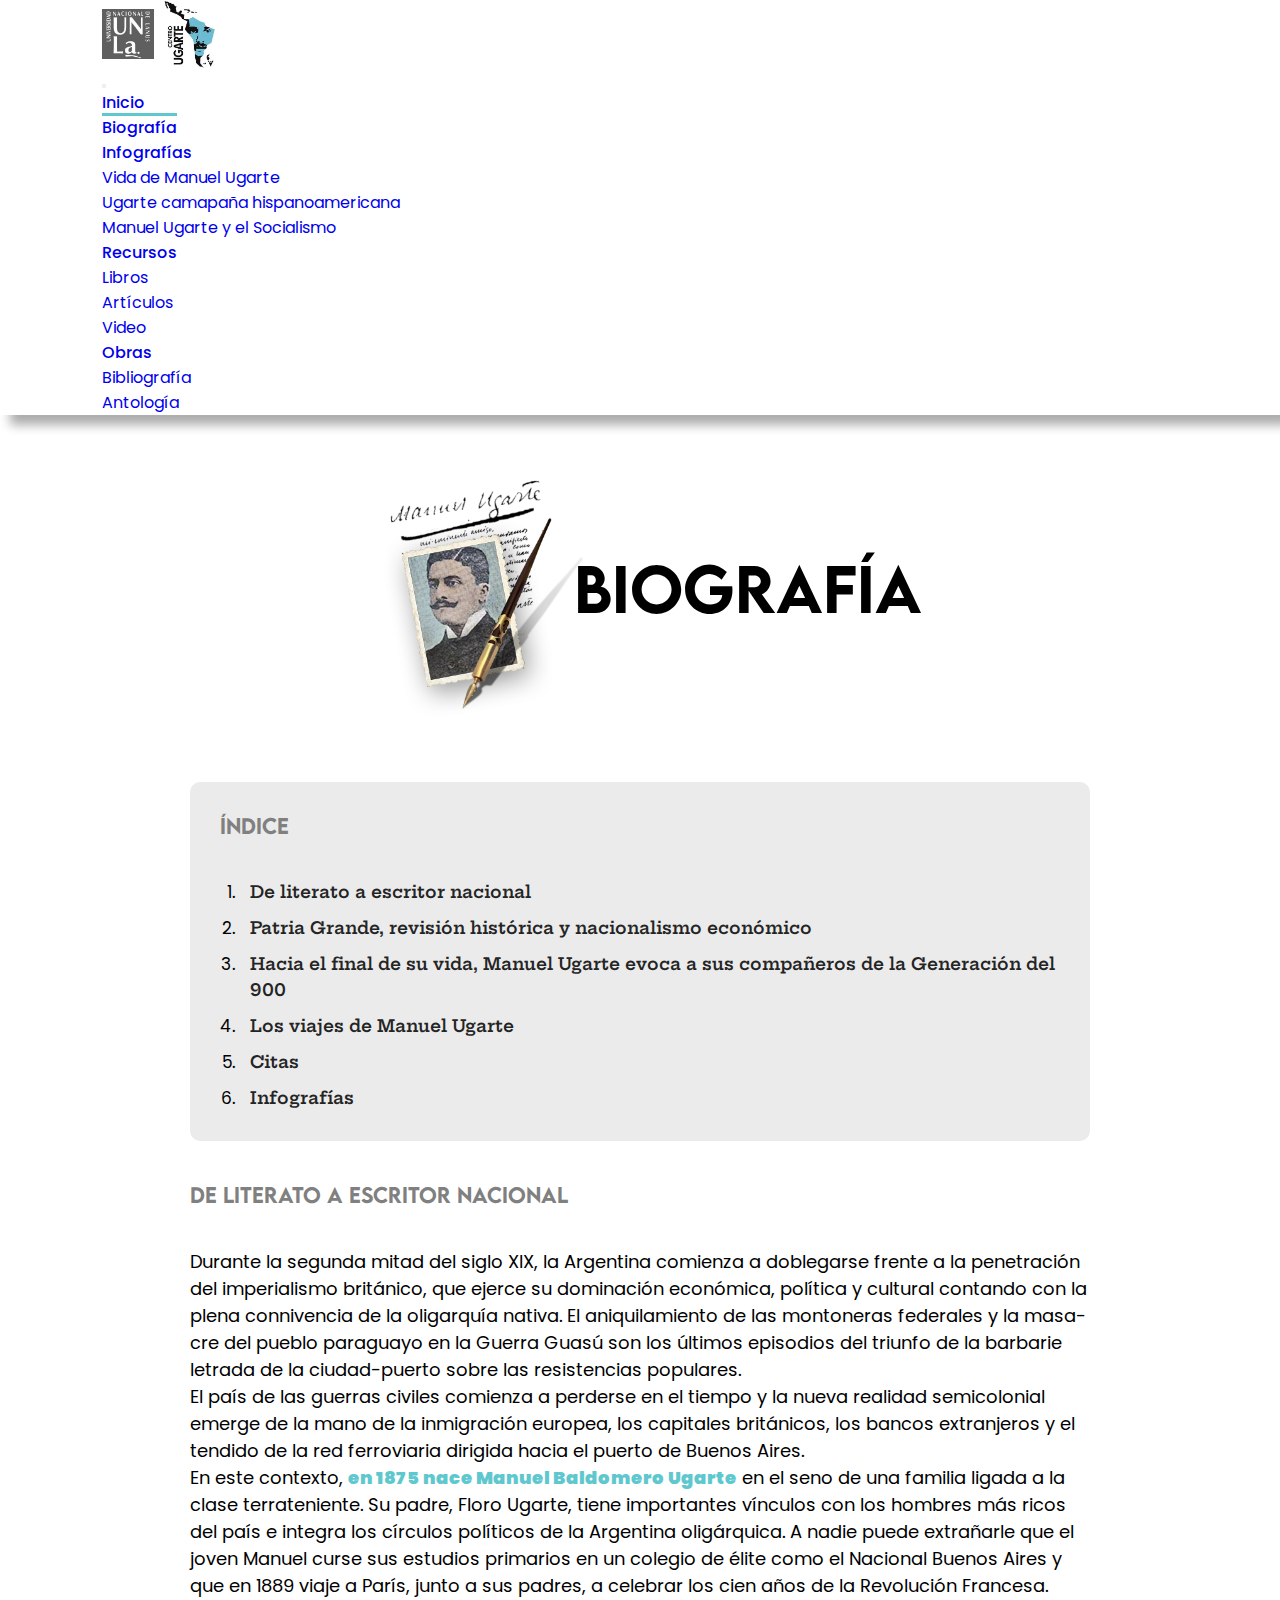
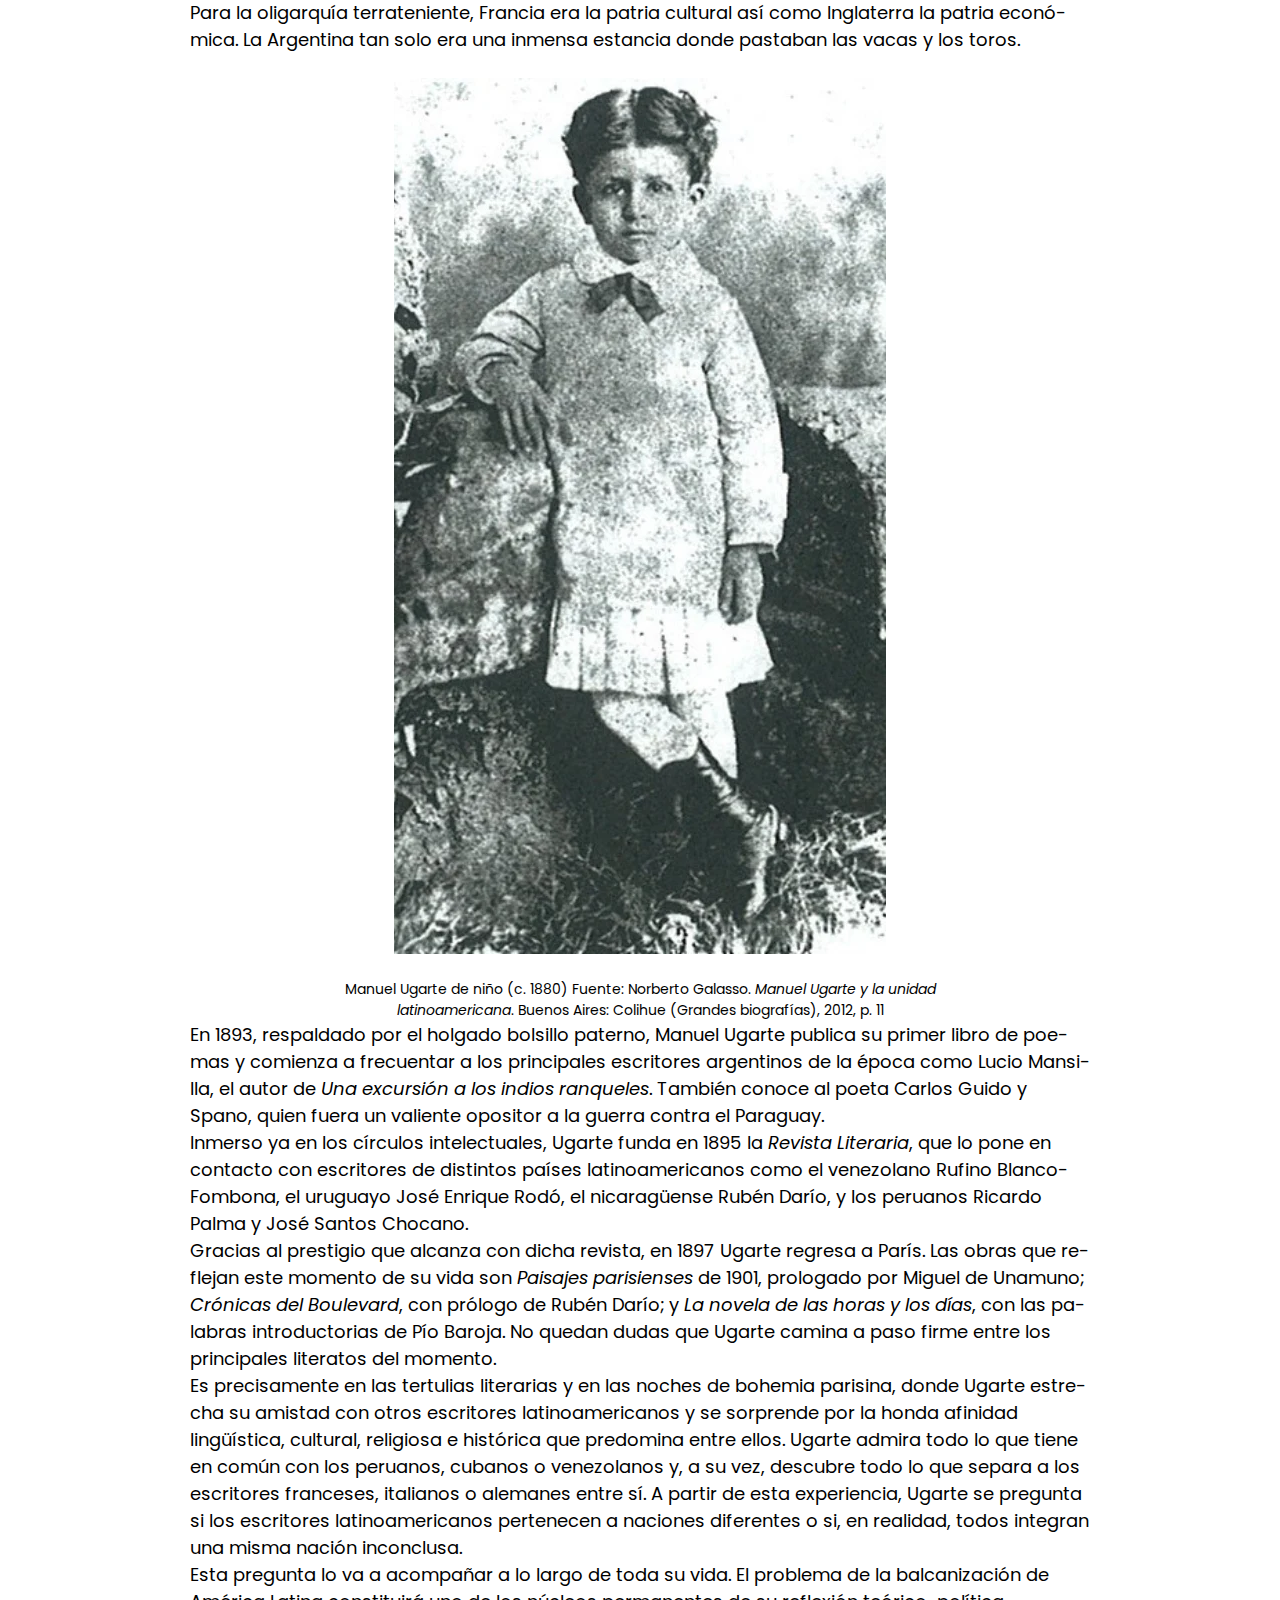
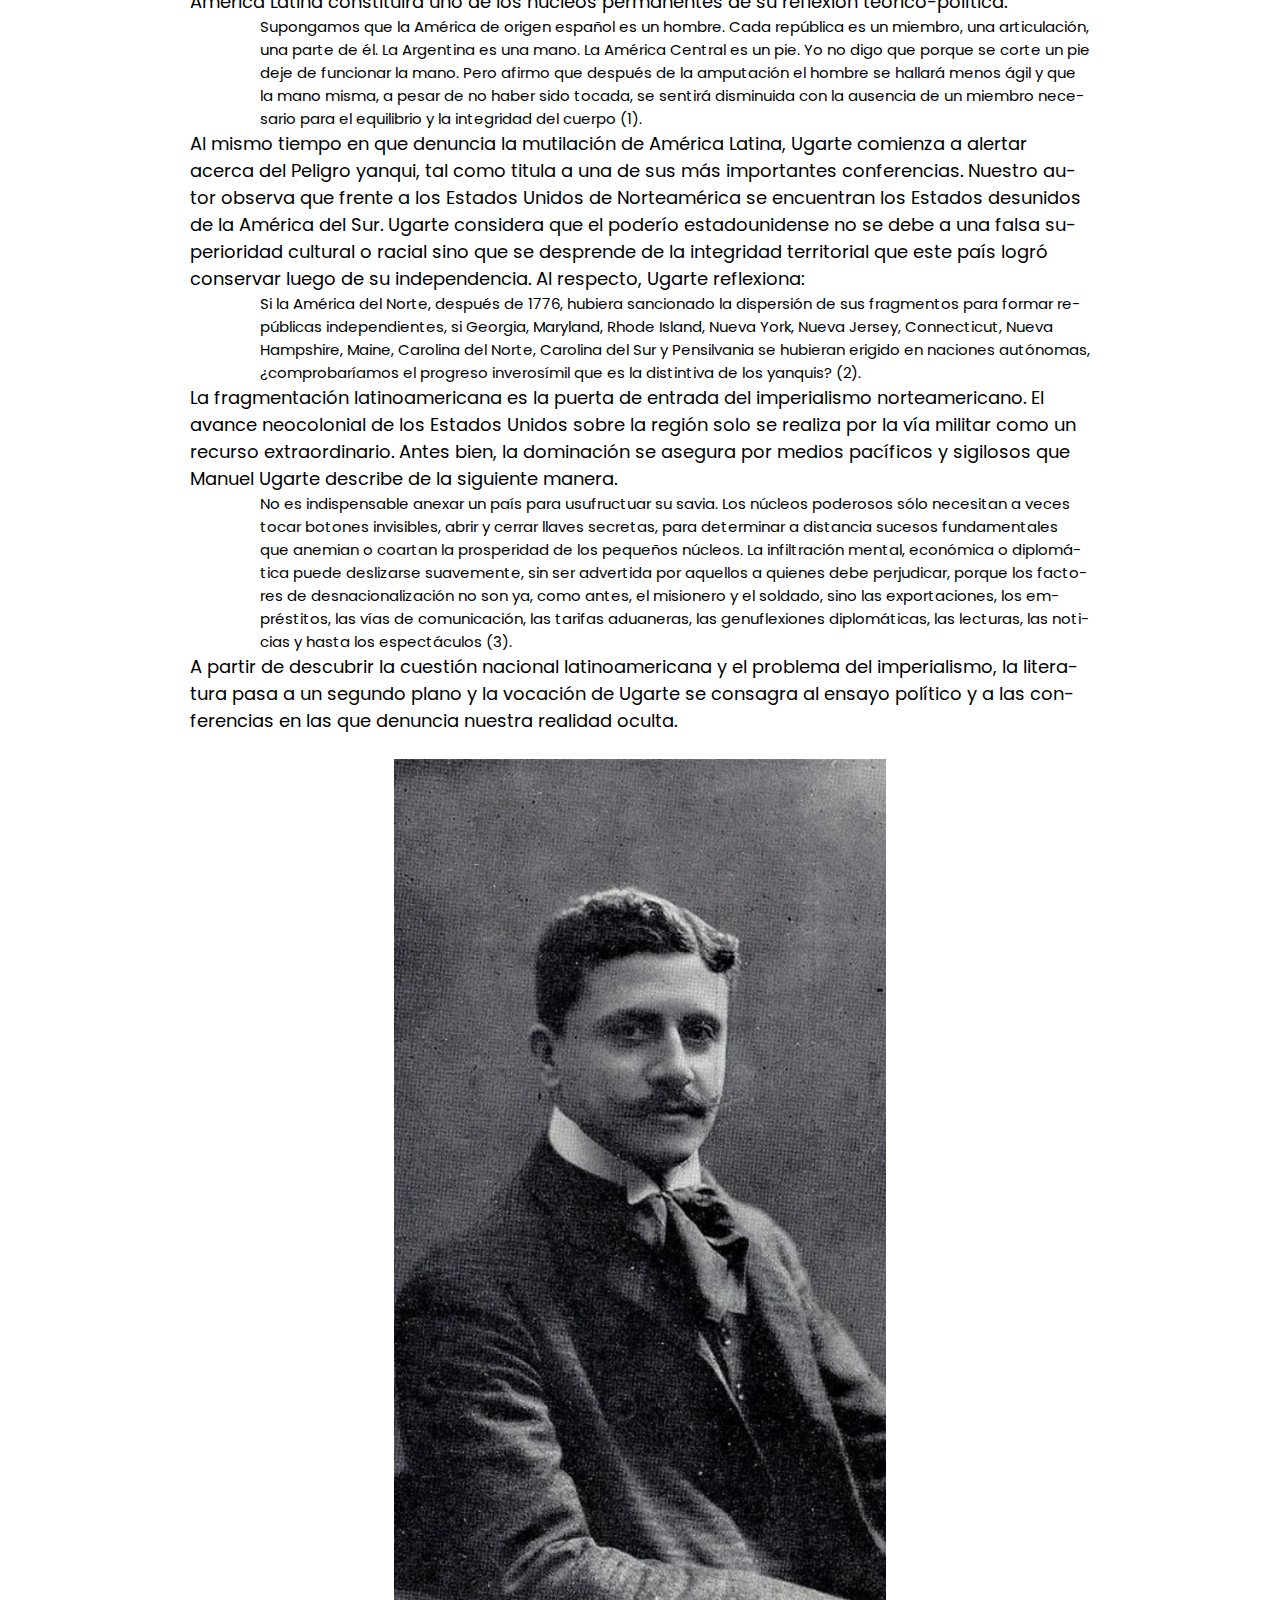
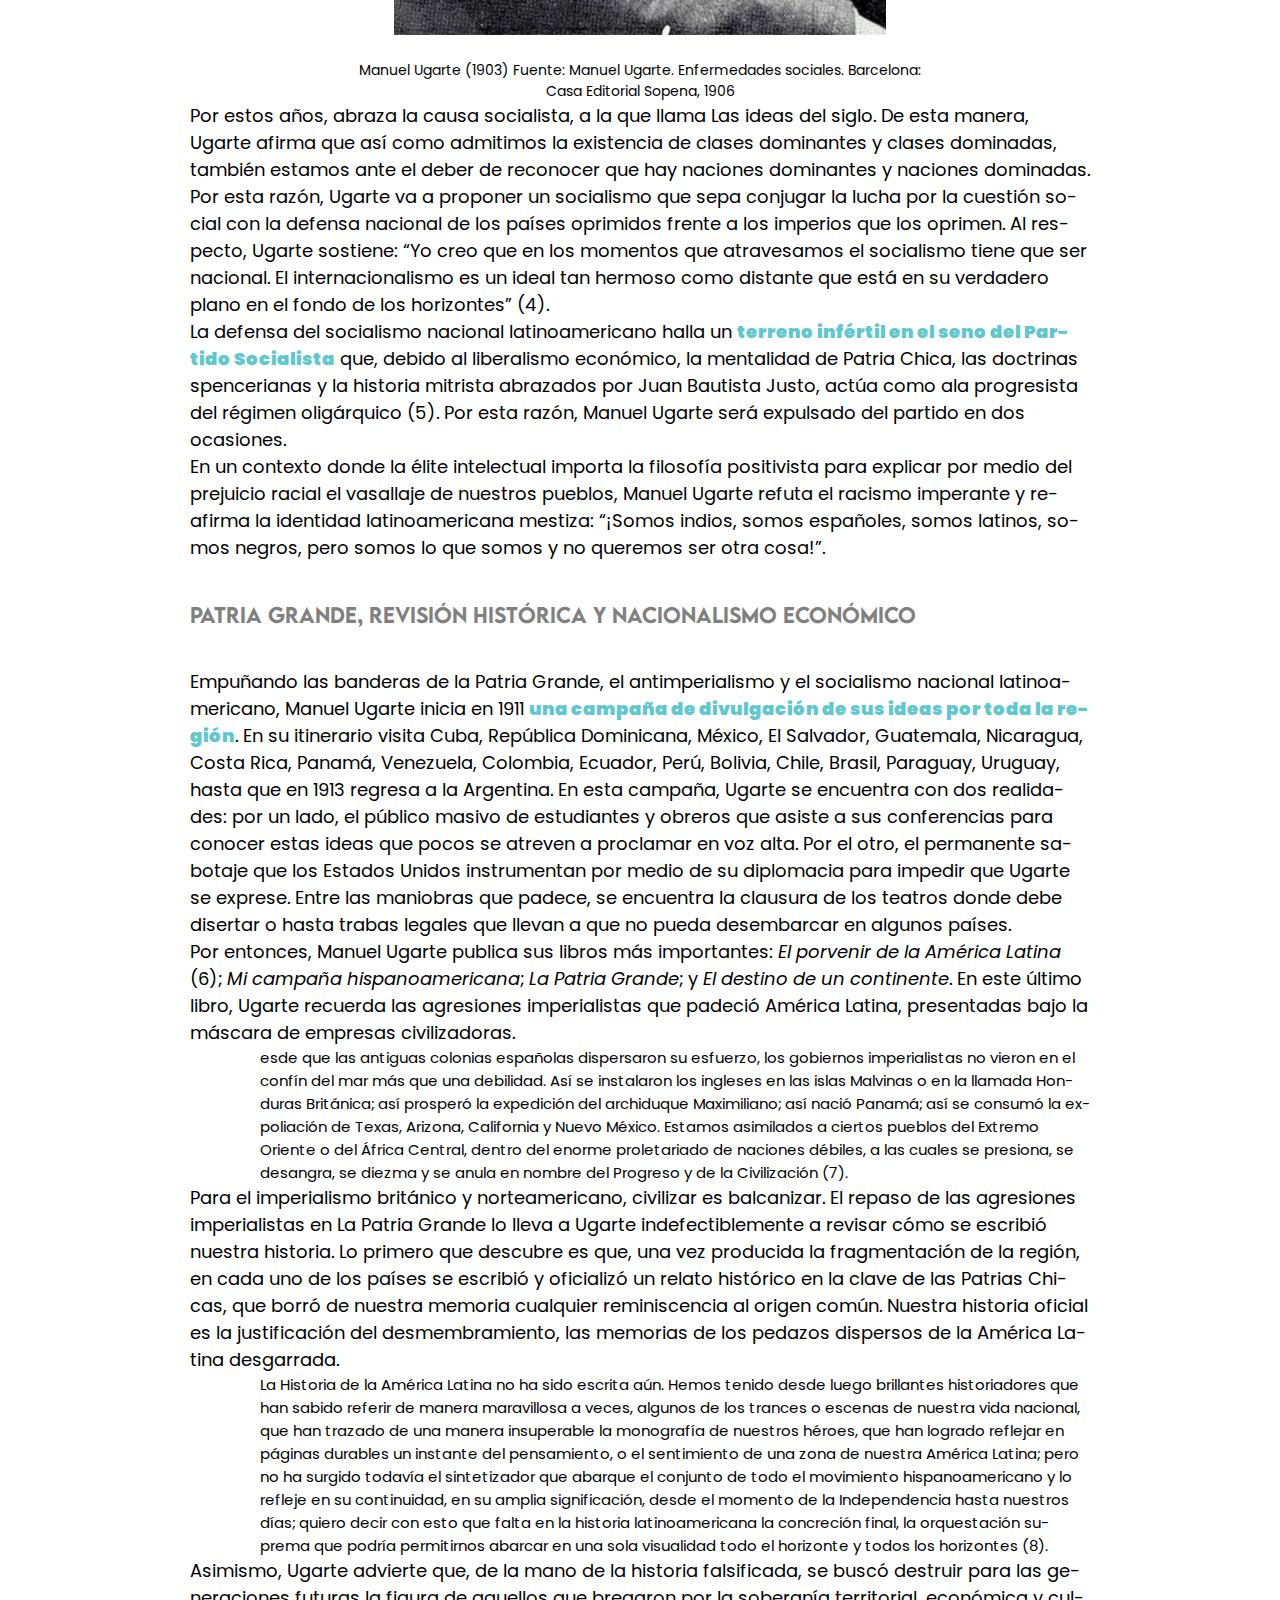
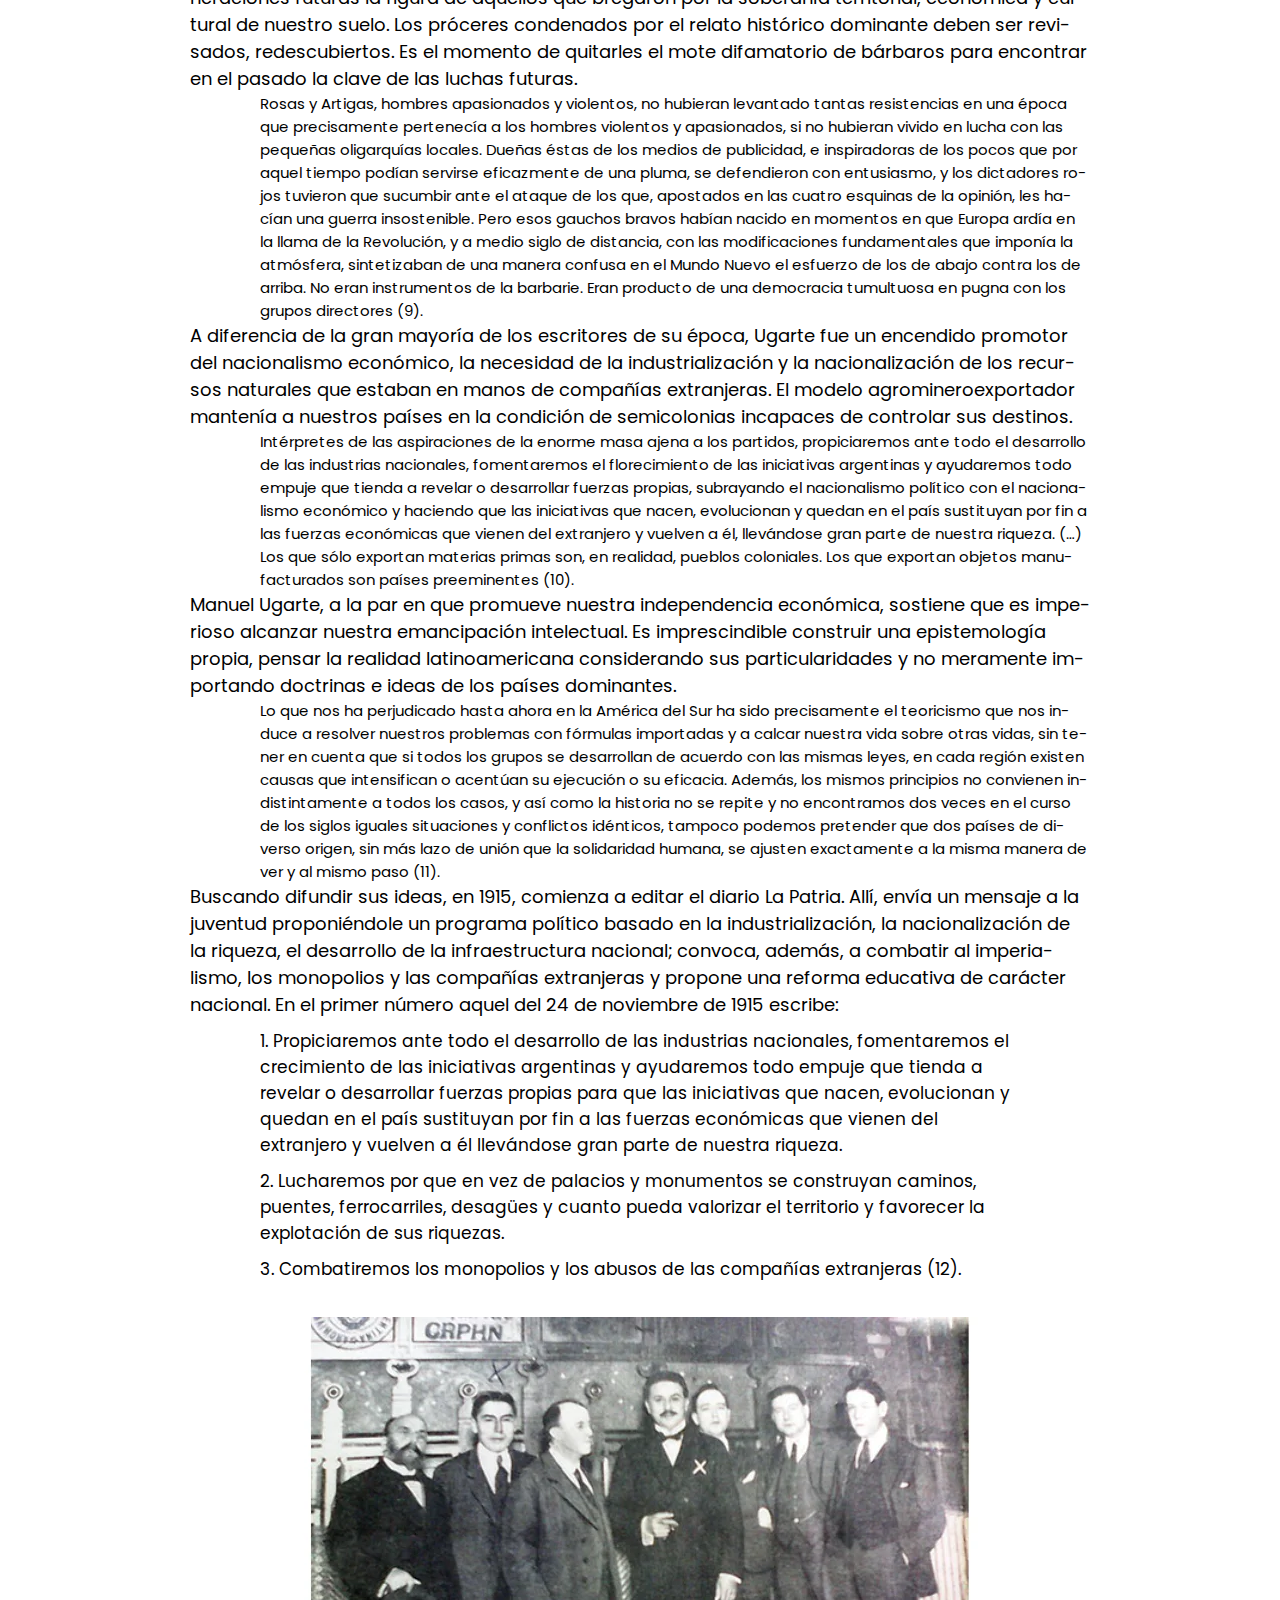
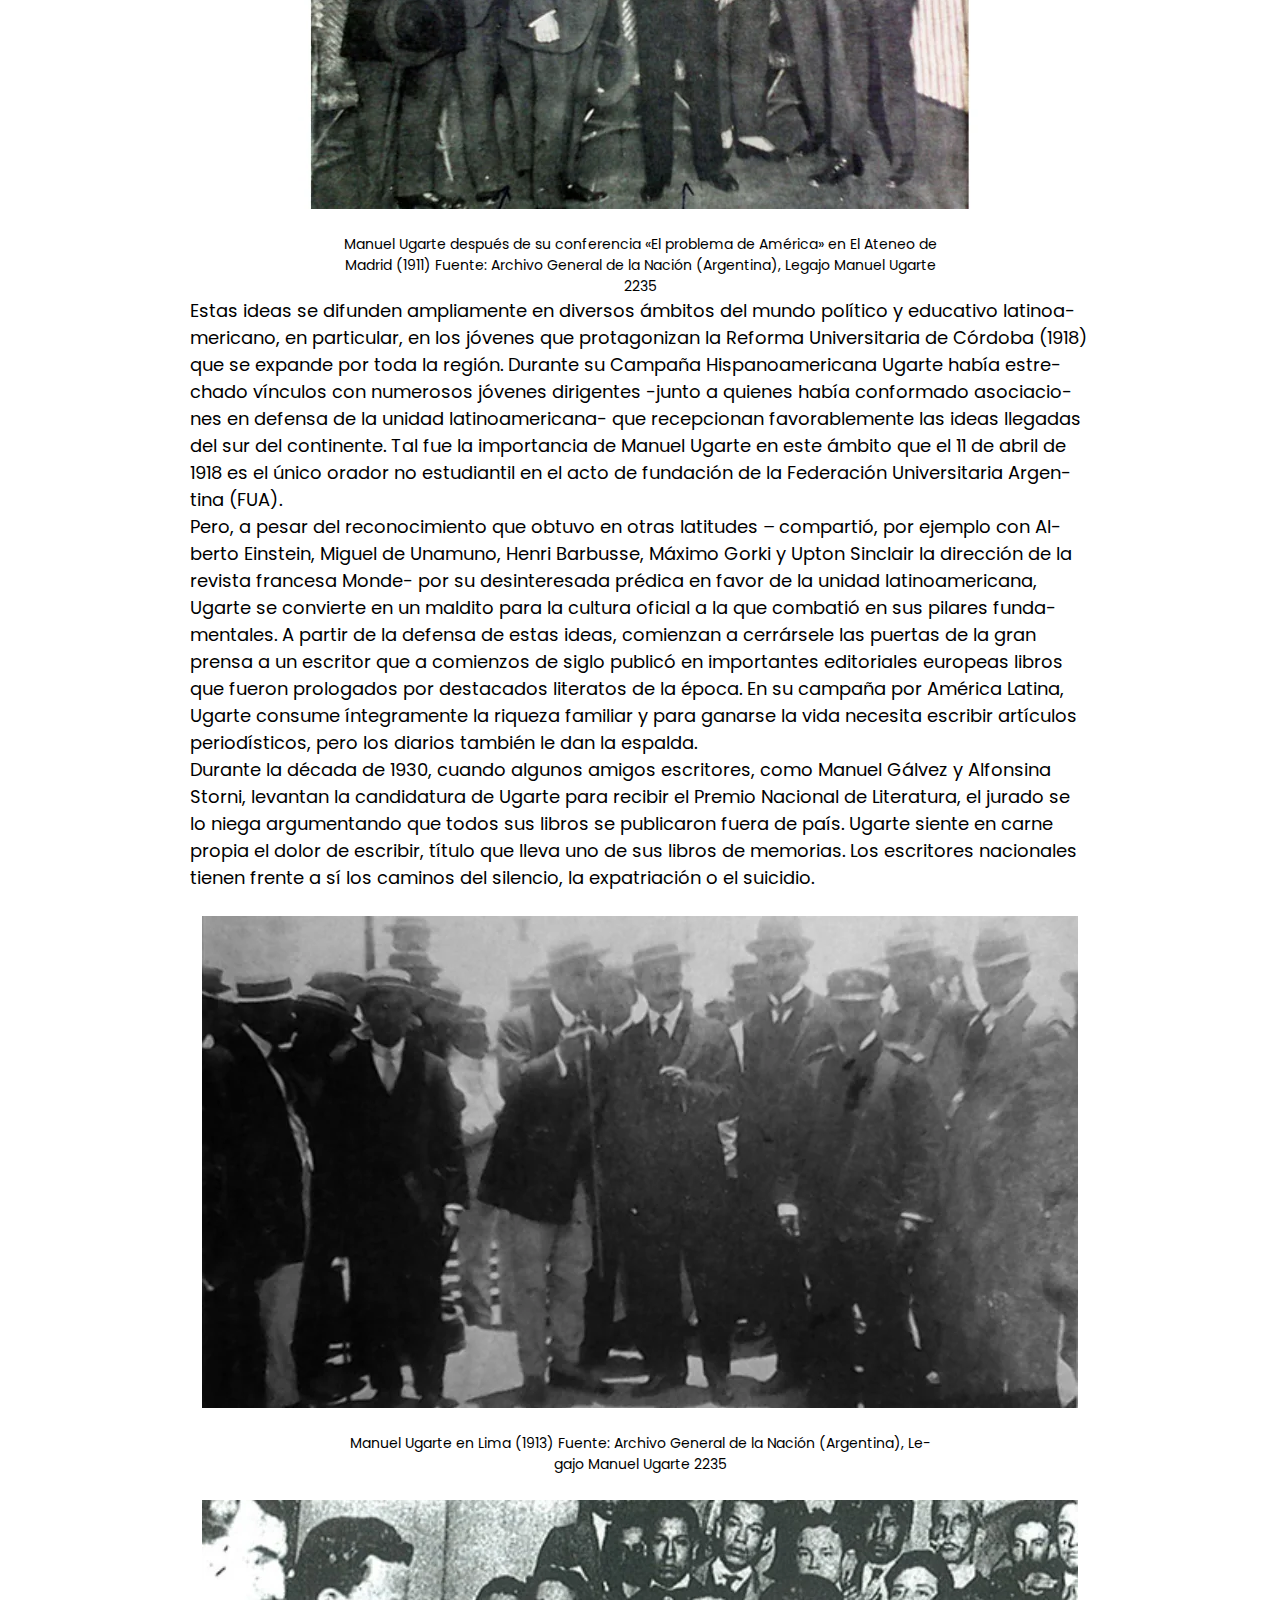
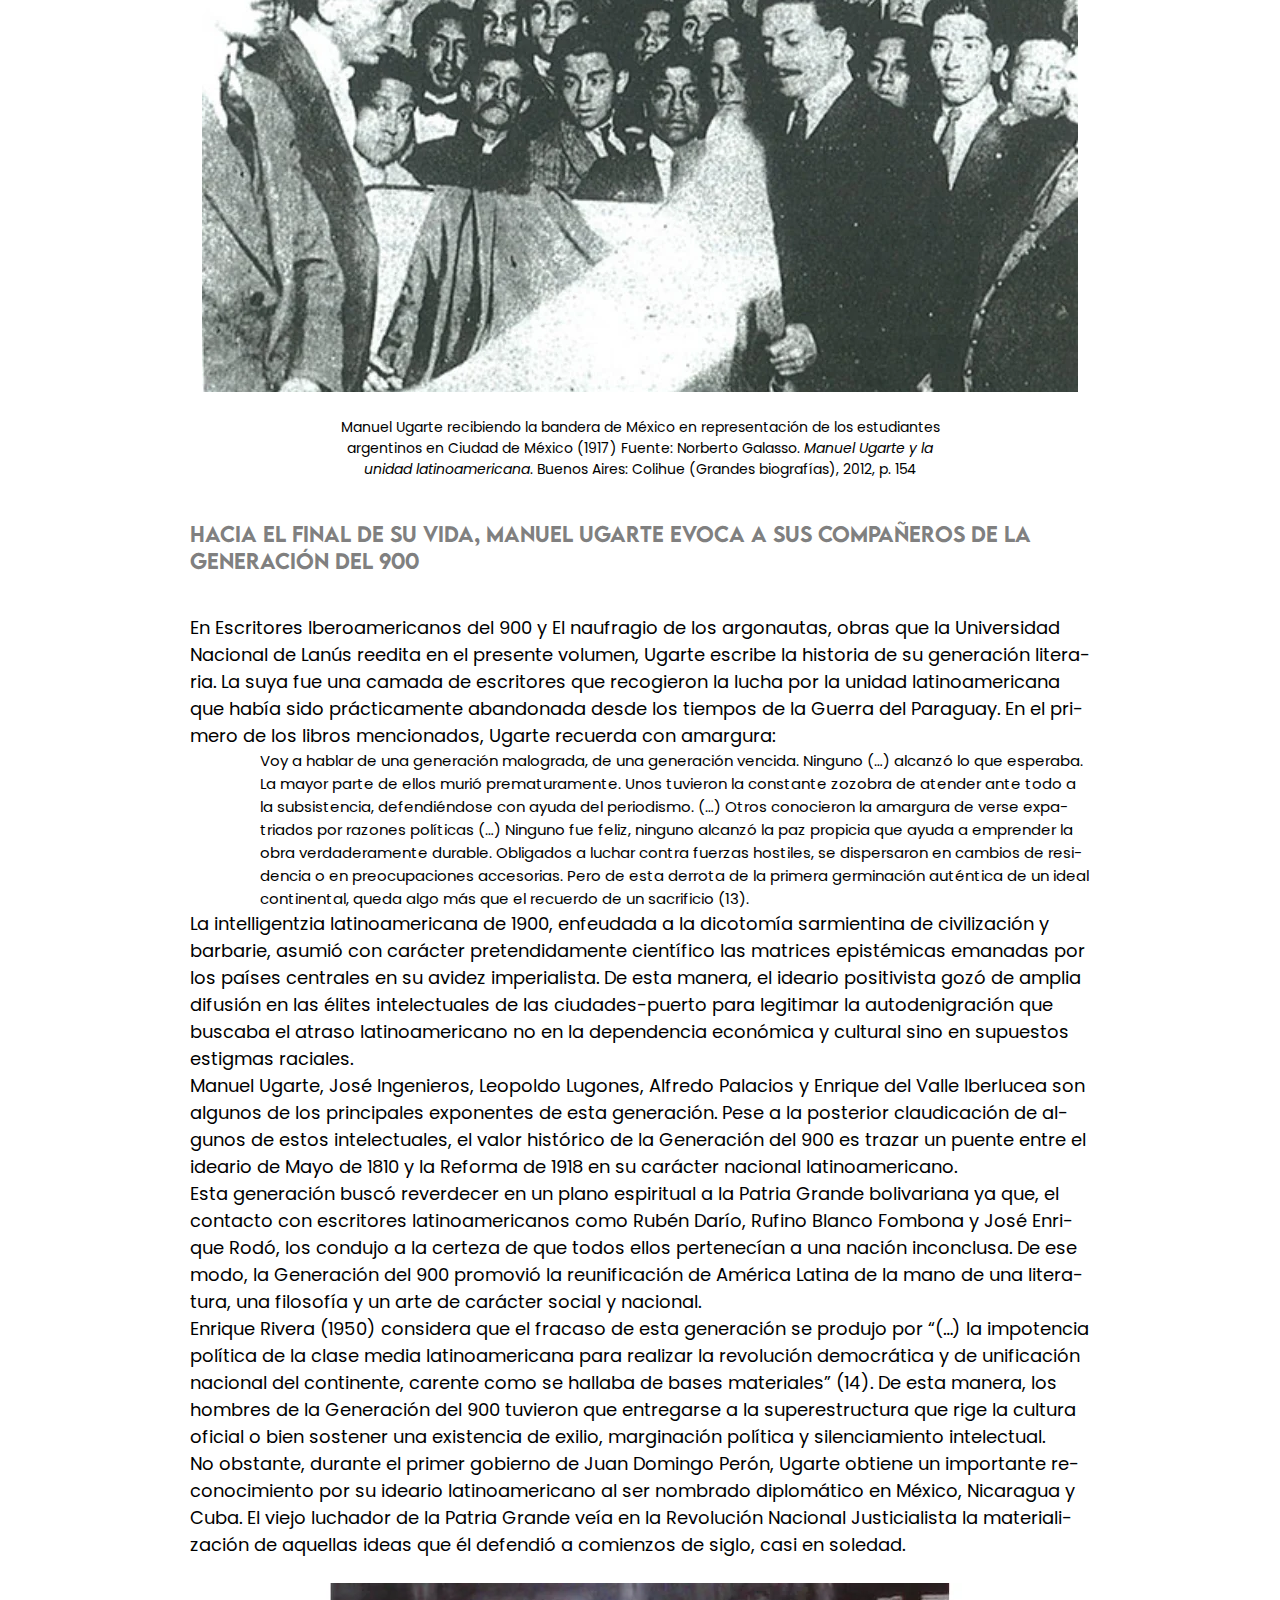
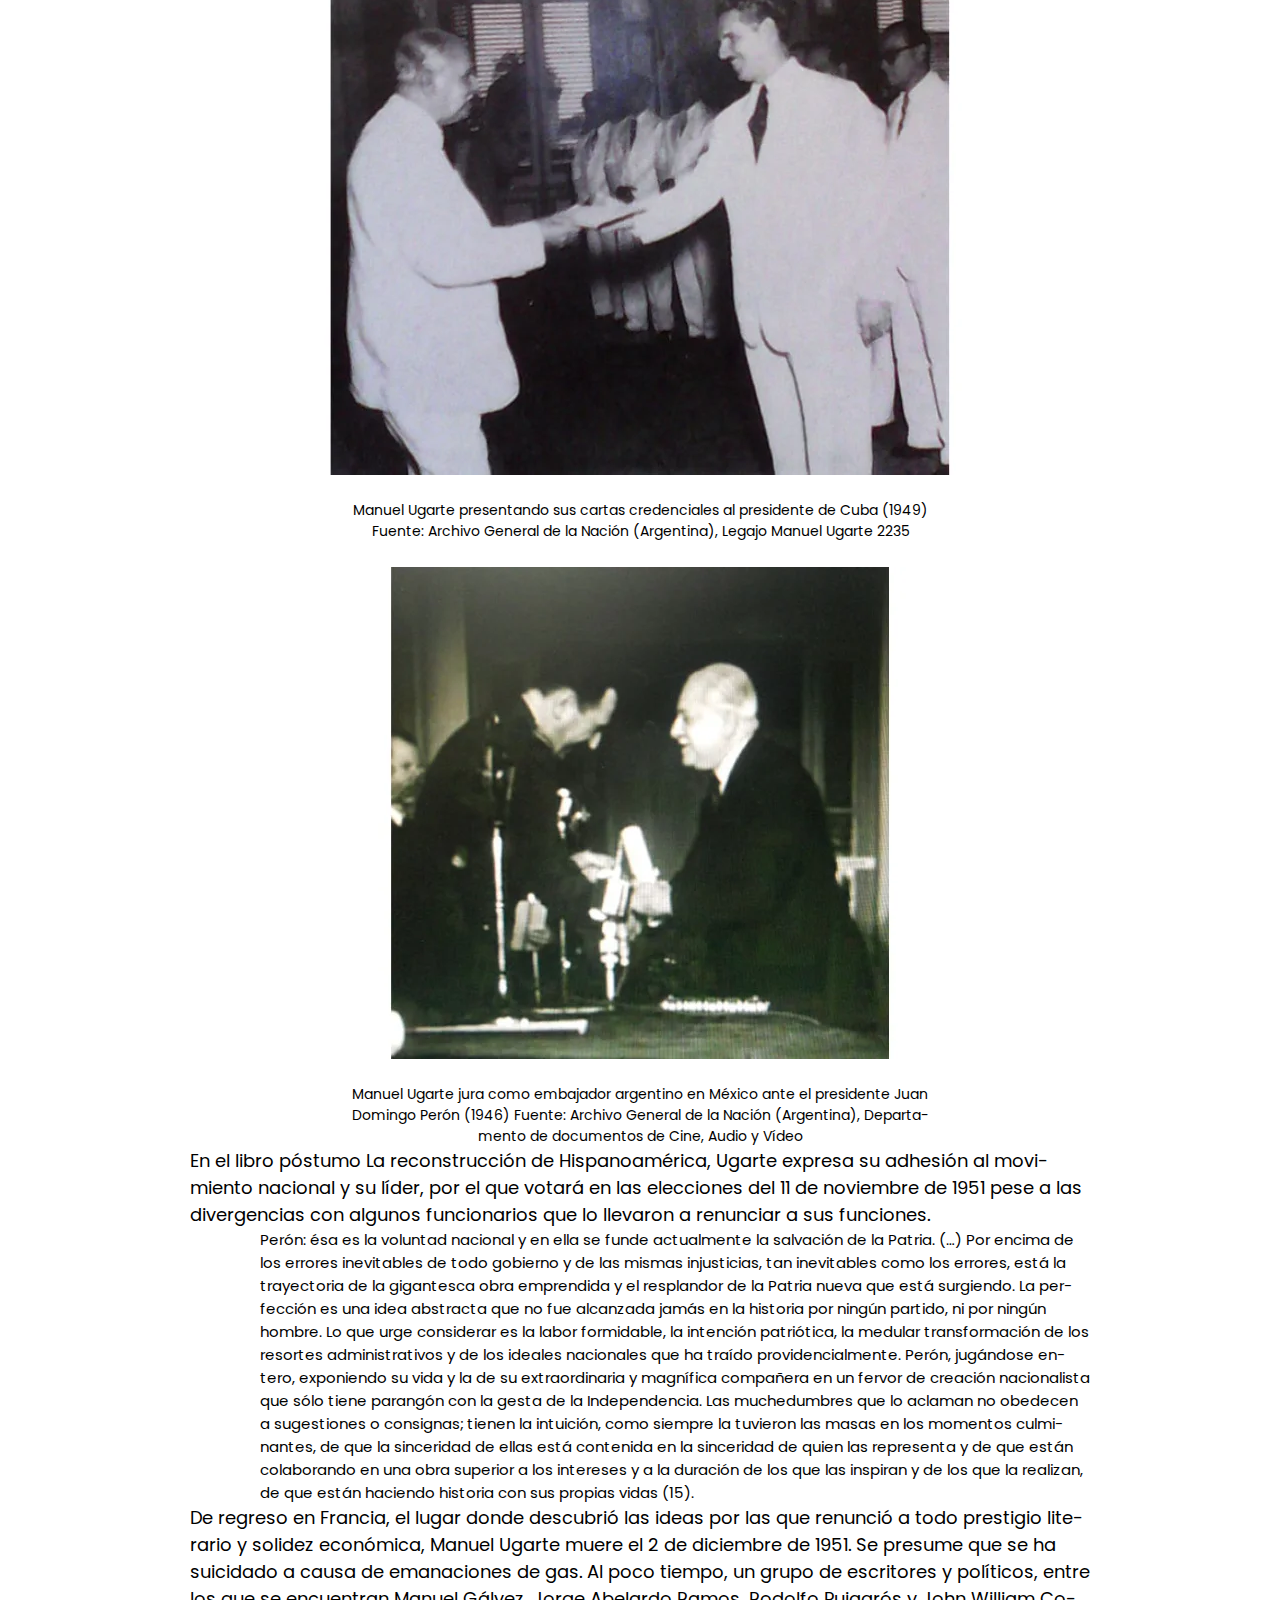
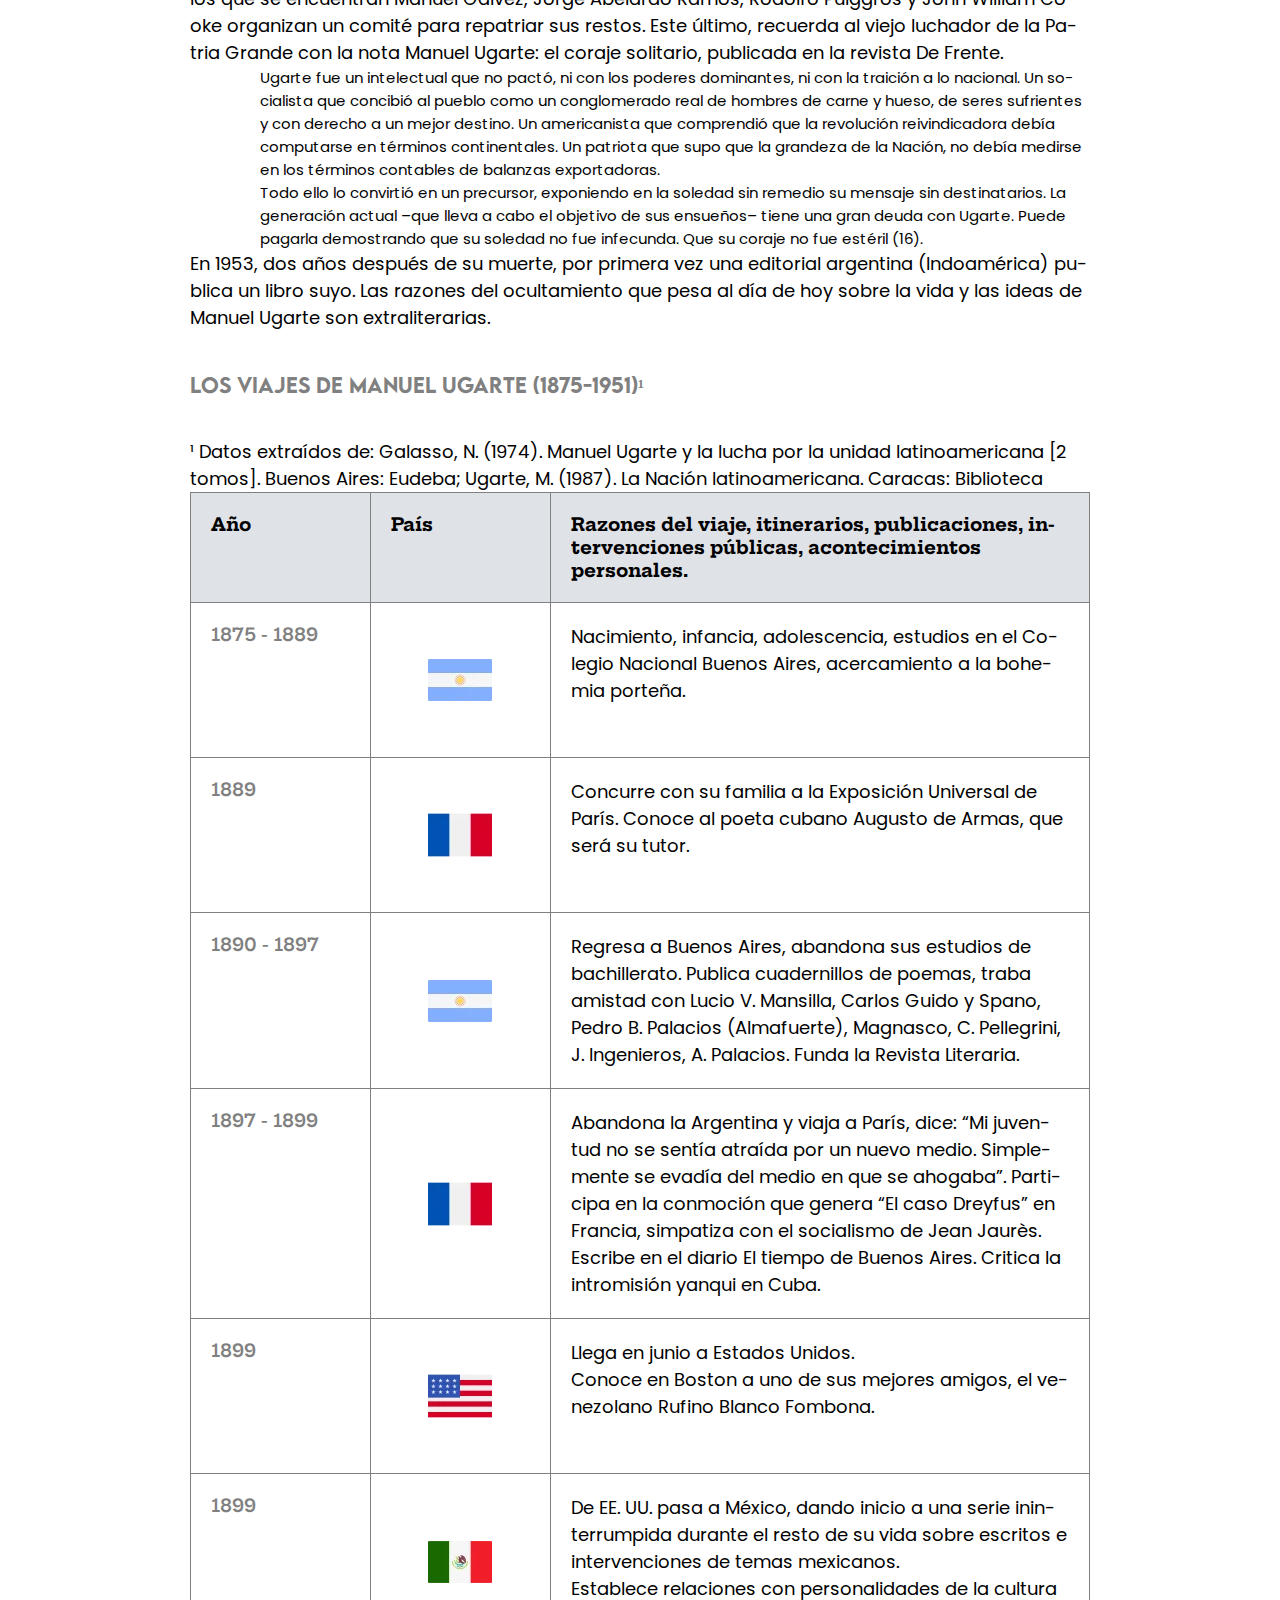
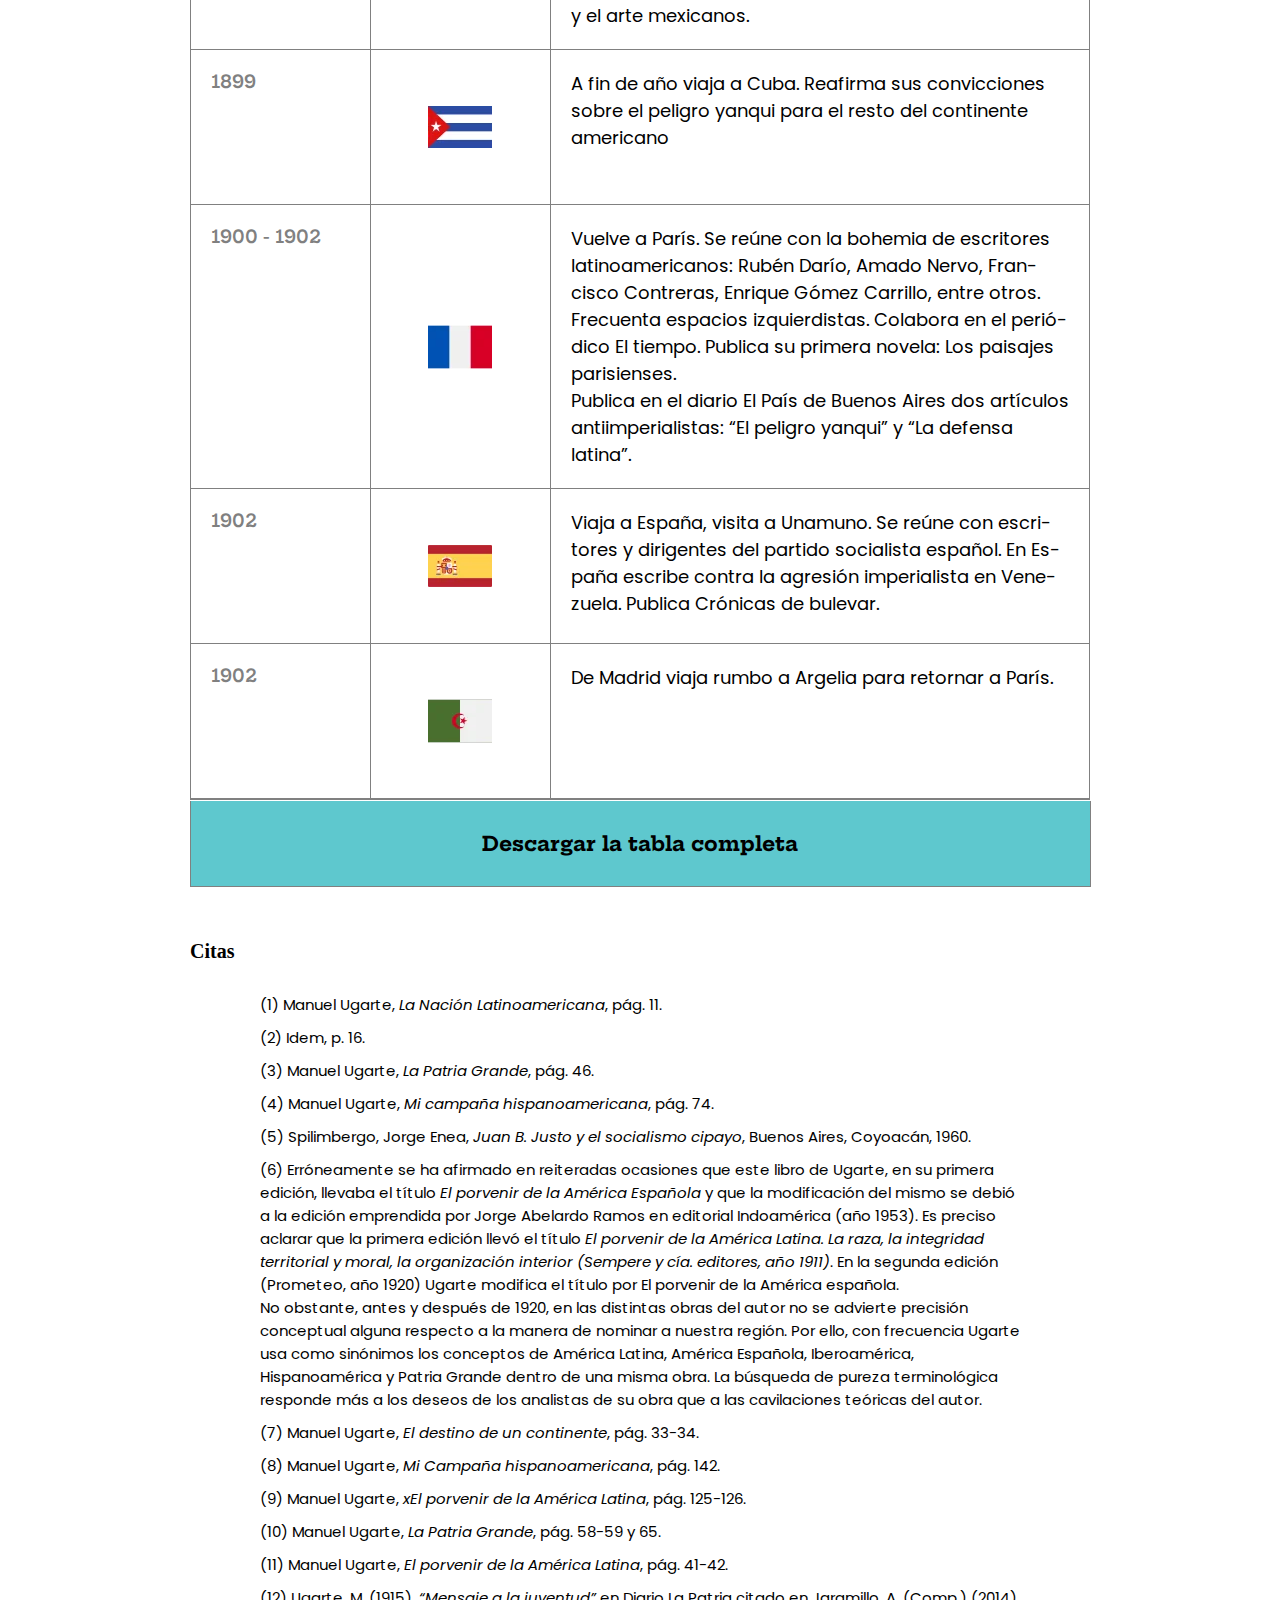
<file: pages/biografia.html>
<!DOCTYPE html>
<html lang="es">
<head>
    <meta charset="UTF-8">
    <meta http-equiv="X-UA-Compatible" content="IE=edge">
    <meta name="viewport" content="width=device-width, initial-scale=1.0">
    <title>Biografía de Manuel Ugarte</title>
    <!--SEO-->
    <link rel="shortcut icon" href="../images/logo-centro-ugarte-removebg.png" type="image/x-icon">
    <meta name="description" content="Investigación “Manuel Ugarte y la Nación Latinoamericana. Nuevo recorrido de su trayectoria política e intelectual a la luz de los conceptos que vertebran su obra (1910-1951)” desarrollada por el equipo de trabajo del CEIL “Manuel Ugarte” (ICC-SIyP) de la UNLA">
    <meta property="og: title" content="Biografía de Manuel Ugarte">
    <meta property="og: description" content="Investigación “Manuel Ugarte y la Nación Latinoamericana. Nuevo recorrido de su trayectoria política e intelectual a la luz de los conceptos que vertebran su obra (1910-1951)” desarrollada por el equipo de trabajo del CEIL “Manuel Ugarte” (ICC-SIyP) de la UNLA">
    <meta property="og: image" content="../images/manuel-ugarte-home.webp">    
    <!-- <meta property="og: url" content=""> -->
    <meta property="og: locale" content="es_ES">
    <!--Bootstrap-->
    <link href="https://cdn.jsdelivr.net/npm/bootstrap@5.0.2/dist/css/bootstrap.min.css" rel="stylesheet" integrity="sha384-EVSTQN3/azprG1Anm3QDgpJLIm9Nao0Yz1ztcQTwFspd3yD65VohhpuuCOmLASjC" crossorigin="anonymous">
    <script src="https://cdn.jsdelivr.net/npm/bootstrap@5.0.2/dist/js/bootstrap.bundle.min.js" integrity="sha384-MrcW6ZMFYlzcLA8Nl+NtUVF0sA7MsXsP1UyJoMp4YLEuNSfAP+JcXn/tWtIaxVXM" crossorigin="anonymous"></script>
    <!--css-->
    <link rel="stylesheet" href="../style/style.css">
    <!--Fonts-->
    <link rel="preconnect" href="https://fonts.googleapis.com">
    <link rel="preconnect" href="https://fonts.gstatic.com" crossorigin>
    <link href="https://fonts.googleapis.com/css2?family=Poppins&display=swap" rel="stylesheet">
</head>
<body>
    <header>
        <nav class="navbar navbar-expand-lg navbar-light bg-light navBar">
            <div class="container-fluid">
                <div class="navbar-brand">
                    <a href="../index.html">
                        <img src="../images/logo-unla.webp" alt="Logo UNLA">
                    </a>
                    <a href="http://centrougarte.unla.edu.ar/" target="_blank">
                        <img src="../images/logo-centro-ugarte.webp" alt="Logo del Centro Ugarte">
                    </a>
                </div>
                <button class="navbar-toggler" type="button" data-bs-toggle="collapse" data-bs-target="#navbarScroll" aria-controls="navbarScroll" aria-expanded="false" aria-label="Toggle navigation">
                    <span class="navbar-toggler-icon"></span>
                </button>
                <div class="collapse navbar-collapse" id="navbarScroll">
                    <ul class="navbar-nav me-auto my-2 my-lg-0 navbar-nav-scroll" style="--bs-scroll-height: 100px;">
                        <li class="nav-item">
                            <a class="nav-link" aria-current="page" href="../index.html">Inicio</a>
                        </li>
                        <li class="nav-item">
                            <a class="nav-link active" href="../pages/biografia.html">Biografía</a>
                        </li>
                        <li class="nav-item dropdown">
                            <a class="nav-link dropdown-toggle" href="#" id="navbarScrollingDropdown" role="button" data-bs-toggle="dropdown" aria-expanded="false">
                            Infografías
                            </a>
                            <ul class="dropdown-menu" aria-labelledby="navbarScrollingDropdown">
                                <li><a class="dropdown-item" href="../pages/infografia-vida-de-manuel-ugarte.html">Vida de Manuel Ugarte</a></li>
                                <li><a class="dropdown-item" href="../pages/infografia-ugarte-campaña-hispanoamericana.html">Ugarte camapaña hispanoamericana</a></li>
                                <li><a class="dropdown-item" href="../pages/infografia-ugarte-y-el-socialismo.html">Manuel Ugarte y el Socialismo</a></li>
                            </ul>
                        </li>
                        <li class="nav-item dropdown">
                            <a class="nav-link dropdown-toggle" href="#" id="navbarScrollingDropdown" role="button" data-bs-toggle="dropdown" aria-expanded="false">
                            Recursos
                            </a>
                            <ul class="dropdown-menu" aria-labelledby="navbarScrollingDropdown">
                            <li><a class="dropdown-item" href="../pages/libros.html">Libros</a></li>
                            <li><a class="dropdown-item" href="../pages/articulos.html">Artículos</a></li>
                            <li><a class="dropdown-item" href="../pages/videos.html">Video</a></li>
                            </ul>
                        </li>
                        <li class="nav-item dropdown">
                            <a class="nav-link dropdown-toggle" href="#" id="navbarScrollingDropdown" role="button" data-bs-toggle="dropdown" aria-expanded="false">
                            Obras
                            </a>
                            <ul class="dropdown-menu" aria-labelledby="navbarScrollingDropdown">
                            <li><a class="dropdown-item" href="bibliografia.html">Bibliografía</a></li>
                            <li><a class="dropdown-item" href="antologia.html">Antología</a></li>
                            </ul>
                        </li>
                    </ul>
                </div>
            </div>
        </nav>
    </header>
    <main>
        <section class="biograph">
            <div class="encabezado">
                <img src="../images/hero-bio.webp" alt="Biografía" class="encabezadoIMG">
                <h1>Biografía</h1>
            </div>
            <div class="biographIndex">
                <h2>ÍNDICE</h2>
                <ol>
                    <li><a href="#de-literato-a-escritor-nacional">De literato a escritor nacional</a></li>
                    <li><a href="#patria-grande-revision-historica">Patria Grande, revisión histórica y nacionalismo económico</a></li>
                    <li><a href="#hacia-el-final-de-su-vida">Hacia el final de su vida, Manuel Ugarte evoca a sus compañeros de la Generación del 900</a></li>
                    <li><a href="#los-viajes-de-ugarte">Los viajes de Manuel Ugarte</a></li>
                    <li><a href="#citas">Citas</a></li>
                    <li><a href="#infografias">Infografías</a></li>
                </ol>
            </div>
            <h2 id="de-literato-a-escritor-nacional">De literato a escritor nacional
            </h2>
            <p>Durante la segunda mitad del siglo XIX, la Argentina comienza a doblegarse frente a la penetración del imperialismo británico, que ejerce su dominación económica, política y cultural contando con la plena connivencia de la oligarquía nativa. El aniquilamiento de las montoneras federales y la masacre del pueblo paraguayo en la Guerra Guasú son los últimos episodios del triunfo de la barbarie letrada de la ciudad-puerto sobre las resistencias populares. </p>
            <p>El país de las guerras civiles comienza a perderse en el tiempo y la nueva realidad semicolonial emerge de la mano de la inmigración europea, los capitales británicos, los bancos extranjeros y el tendido de la red ferroviaria dirigida hacia el puerto de Buenos Aires.</p>
            <p>En este contexto, <a href="infografia-vida-de-manuel-ugarte.html">en 1875 nace Manuel Baldomero Ugarte</a> en el seno de una familia ligada a la clase terrateniente. Su padre, Floro Ugarte, tiene importantes vínculos con los hombres más ricos del país e integra los círculos políticos de la Argentina oligárquica. A nadie puede extrañarle que el joven Manuel curse sus estudios primarios en un colegio de élite como el Nacional Buenos Aires y que en 1889 viaje a París, junto a sus padres, a celebrar los cien años de la Revolución Francesa. Para la oligarquía terrateniente, Francia era la patria cultural así como Inglaterra la patria económica. La Argentina tan solo era una inmensa estancia donde pastaban las vacas y los toros.</p>

            <img src="../images/biografia/1. Manuel Ugarte, c. 1880 (vertical).webp" alt="Manuel Ugarte de niño.">
            <p class="epigraph">Manuel Ugarte de niño (c. 1880) <span>Fuente: Norberto Galasso. <i>Manuel Ugarte y la unidad latinoamericana</i>. Buenos Aires: Colihue (Grandes biografías), 2012, p. 11</span></p>

            <p>En 1893, respaldado por el holgado bolsillo paterno, Manuel Ugarte publica su primer libro de poemas y comienza a frecuentar a los principales escritores argentinos de la época como Lucio Mansilla, el autor de <i>Una excursión a los indios ranqueles</i>. También conoce al poeta Carlos Guido y Spano, quien fuera un valiente opositor a la guerra contra el Paraguay.
            </p>
            <p>Inmerso ya en los círculos intelectuales, Ugarte funda en 1895 la <i>Revista Literaria</i>, que lo pone en contacto con escritores de distintos países latinoamericanos como el venezolano Rufino Blanco-Fombona, el uruguayo José Enrique Rodó, el nicaragüense Rubén Darío, y los peruanos Ricardo Palma y José Santos Chocano. </p>            
            <p>Gracias al prestigio que alcanza con dicha revista, en 1897 Ugarte regresa a París. Las obras que reflejan este momento de su vida son <i>Paisajes parisienses</i> de 1901, prologado por Miguel de Unamuno; <i>Crónicas del Boulevard</i>, con prólogo de Rubén Darío; y <i>La novela de las horas y los días</i>, con las palabras introductorias de Pío Baroja. No quedan dudas que Ugarte camina a paso firme entre los principales literatos del momento. </p>
            <p>Es precisamente en las tertulias literarias y en las noches de bohemia parisina, donde Ugarte estrecha su amistad con otros escritores latinoamericanos y se sorprende por la honda afinidad lingüística, cultural, religiosa e histórica que predomina entre ellos. Ugarte admira todo lo que tiene en común con los peruanos, cubanos o venezolanos y, a su vez, descubre todo lo que separa a los escritores franceses, italianos o alemanes entre sí. A partir de esta experiencia, Ugarte se pregunta si los escritores latinoamericanos pertenecen a naciones diferentes o si, en realidad, todos integran una misma nación inconclusa. 
            </p>
            <p>Esta pregunta lo va a acompañar a lo largo de toda su vida. El problema de la balcanización de América Latina constituirá uno de los núcleos permanentes de su reflexión teórico-política.</p>
            <p class="quote">Supongamos que la América de origen español es un hombre. Cada república es un miembro, una articulación, una parte de él. La Argentina es una mano. La América Central es un pie. Yo no digo que porque se corte un pie deje de funcionar la mano. Pero afirmo que después de la amputación el hombre se hallará menos ágil y que la mano misma, a pesar de no haber sido tocada, se sentirá disminuida con la ausencia de un miembro necesario para el equilibrio y la integridad del cuerpo (1). </p>
            <p>Al mismo tiempo en que denuncia la mutilación de América Latina, Ugarte comienza a alertar acerca del Peligro yanqui, tal como titula a una de sus más importantes conferencias. Nuestro autor observa que frente a los Estados Unidos de Norteamérica se encuentran los Estados desunidos de la América del Sur. Ugarte considera que el poderío estadounidense no se debe a una falsa superioridad cultural o racial sino que se desprende de la integridad territorial que este país logró conservar luego de su independencia. Al respecto, Ugarte reflexiona:</p>
            <p class="quote">Si la América del Norte, después de 1776, hubiera sancionado la dispersión de sus fragmentos para formar repúblicas independientes, si Georgia, Maryland, Rhode Island, Nueva York, Nueva Jersey, Connecticut, Nueva Hampshire, Maine, Carolina del Norte, Carolina del Sur y Pensilvania se hubieran erigido en naciones autónomas, ¿comprobaríamos el progreso inverosímil que es la distintiva de los yanquis? (2).</p>
            <p>La fragmentación latinoamericana es la puerta de entrada del imperialismo norteamericano. El avance neocolonial de los Estados Unidos sobre la región solo se realiza por la vía militar como un recurso extraordinario. Antes bien, la dominación se asegura por medios pacíficos y sigilosos que Manuel Ugarte describe de la siguiente manera.</p>
            <p class="quote">No es indispensable anexar un país para usufructuar su savia. Los núcleos poderosos sólo necesitan a veces tocar botones invisibles, abrir y cerrar llaves secretas, para determinar a distancia sucesos fundamentales que anemian o coartan la prosperidad de los pequeños núcleos. La infiltración mental, económica o diplomática puede deslizarse suavemente, sin ser advertida por aquellos a quienes debe perjudicar, porque los factores de desnacionalización no son ya, como antes, el misionero y el soldado, sino las exportaciones, los empréstitos, las vías de comunicación, las tarifas aduaneras, las genuflexiones diplomáticas, las lecturas, las noticias y hasta los espectáculos (3).</p>
            <p>A partir de descubrir la cuestión nacional latinoamericana y el problema del imperialismo, la literatura pasa a un segundo plano y la vocación de Ugarte se consagra al ensayo político y a las conferencias en las que denuncia nuestra realidad oculta. </p>

            <img src="../images/biografia/3. Manuel Ugarte, 1903 (vertical).webp" alt="Manuel Ugarte (1903) ">
            <p class="epigraph">Manuel Ugarte (1903) <span>Fuente: Manuel Ugarte. Enfermedades sociales. Barcelona: Casa Editorial Sopena, 1906</span></p>

            <p>Por estos años, abraza la causa socialista, a la que llama Las ideas del siglo. De esta manera, Ugarte afirma que así como admitimos la existencia de clases dominantes y clases dominadas, también estamos ante el deber de reconocer que hay naciones dominantes y naciones dominadas. Por esta razón, Ugarte va a proponer un socialismo que sepa conjugar la lucha por la cuestión social con la defensa nacional de los países oprimidos frente a los imperios que los oprimen. Al respecto, Ugarte sostiene: “Yo creo que en los momentos que atravesamos el socialismo tiene que ser nacional. El internacionalismo es un ideal tan hermoso como distante que está en su verdadero plano en el fondo de los horizontes” (4).</p>
            <p>La defensa del socialismo nacional latinoamericano halla un <a href="infografia-ugarte-y-el-socialismo.html">terreno infértil en el seno del Partido Socialista</a> que, debido al liberalismo económico, la mentalidad de Patria Chica, las doctrinas spencerianas y la historia mitrista abrazados por Juan Bautista Justo, actúa como ala progresista del régimen oligárquico (5). Por esta razón, Manuel Ugarte será expulsado del partido en dos ocasiones.</p>
            <p>En un contexto donde la élite intelectual importa la filosofía positivista para explicar por medio del prejuicio racial el vasallaje de nuestros pueblos, Manuel Ugarte refuta el racismo imperante y reafirma la identidad latinoamericana mestiza: “¡Somos indios, somos españoles, somos latinos, somos negros, pero somos lo que somos y no queremos ser otra cosa!”. </p>

            <h2 id="patria-grande-revision-historica">Patria Grande, revisión histórica y nacionalismo económico</h2>
            <p>Empuñando las banderas de la Patria Grande, el antimperialismo y el socialismo nacional latinoamericano, Manuel Ugarte inicia en 1911 <a href="infografia-ugarte-campaña-hispanoamericana.html">una campaña de divulgación de sus ideas por toda la región</a>. En su itinerario visita Cuba, República Dominicana, México, El Salvador, Guatemala, Nicaragua, Costa Rica, Panamá, Venezuela, Colombia, Ecuador, Perú, Bolivia, Chile, Brasil, Paraguay, Uruguay, hasta que en 1913 regresa a la Argentina. En esta campaña, Ugarte se encuentra con dos realidades: por un lado, el público masivo de estudiantes y obreros que asiste a sus conferencias para conocer estas ideas que pocos se atreven a proclamar en voz alta. Por el otro, el permanente sabotaje que los Estados Unidos instrumentan por medio de su diplomacia para impedir que Ugarte se exprese. Entre las maniobras que padece, se encuentra la clausura de los teatros donde debe disertar o hasta trabas legales que llevan a que no pueda desembarcar en algunos países.
            </p>
            <p>Por entonces, Manuel Ugarte publica sus libros más importantes: <i>El porvenir de la América Latina</i> (6); <i>Mi campaña hispanoamericana</i>; <i>La Patria Grande</i>; y <i>El destino de un continente</i>. En este último libro, Ugarte recuerda las agresiones imperialistas que padeció América Latina, presentadas bajo la máscara de empresas civilizadoras.</p>
            <p class="quote">esde que las antiguas colonias españolas dispersaron su esfuerzo, los gobiernos imperialistas no vieron en el confín del mar más que una debilidad. Así se instalaron los ingleses en las islas Malvinas o en la llamada Honduras Británica; así prosperó la expedición del archiduque Maximiliano; así nació Panamá; así se consumó la expoliación de Texas, Arizona, California y Nuevo México. Estamos asimilados a ciertos pueblos del Extremo Oriente o del África Central, dentro del enorme proletariado de naciones débiles, a las cuales se presiona, se desangra, se diezma y se anula en nombre del Progreso y de la Civilización (7).</p>
            <p>Para el imperialismo británico y norteamericano, civilizar es balcanizar. El repaso de las agresiones imperialistas en La Patria Grande lo lleva a Ugarte indefectiblemente a revisar cómo se escribió nuestra historia. Lo primero que descubre es que, una vez producida la fragmentación de la región, en cada uno de los países se escribió y oficializó un relato histórico en la clave de las Patrias Chicas, que borró de nuestra memoria cualquier reminiscencia al origen común. Nuestra historia oficial es la justificación del desmembramiento, las memorias de los pedazos dispersos de la América Latina desgarrada.</p>
            <p class="quote">La Historia de la América Latina no ha sido escrita aún. Hemos tenido desde luego brillantes historiadores que han sabido referir de manera maravillosa a veces, algunos de los trances o escenas de nuestra vida nacional, que han trazado de una manera insuperable la monografía de nuestros héroes, que han logrado reflejar en páginas durables un instante del pensamiento, o el sentimiento de una zona de nuestra América Latina; pero no ha surgido todavía el sintetizador que abarque el conjunto de todo el movimiento hispanoamericano y lo refleje en su continuidad, en su amplia significación, desde el momento de la Independencia hasta nuestros días; quiero decir con esto que falta en la historia latinoamericana la concreción final, la orquestación suprema que podría permitirnos abarcar en una sola visualidad todo el horizonte y todos los horizontes (8).</p>
            <p>Asimismo, Ugarte advierte que, de la mano de la historia falsificada, se buscó destruir para las generaciones futuras la figura de aquellos que bregaron por la soberanía territorial, económica y cultural de nuestro suelo. Los próceres condenados por el relato histórico dominante deben ser revisados, redescubiertos. Es el momento de quitarles el mote difamatorio de bárbaros para encontrar en el pasado la clave de las luchas futuras. </p>
            <p class="quote">Rosas y Artigas, hombres apasionados y violentos, no hubieran levantado tantas resistencias en una época que precisamente pertenecía a los hombres violentos y apasionados, si no hubieran vivido en lucha con las pequeñas oligarquías locales. Dueñas éstas de los medios de publicidad, e inspiradoras de los pocos que por aquel tiempo podían servirse eficazmente de una pluma, se defendieron con entusiasmo, y los dictadores rojos tuvieron que sucumbir ante el ataque de los que, apostados en las cuatro esquinas de la opinión, les hacían una guerra insostenible. Pero esos gauchos bravos habían nacido en momentos en que Europa ardía en la llama de la Revolución, y a medio siglo de distancia, con las modificaciones fundamentales que imponía la atmósfera, sintetizaban de una manera confusa en el Mundo Nuevo el esfuerzo de los de abajo contra los de arriba. No eran instrumentos de la barbarie. Eran producto de una democracia tumultuosa en pugna con los grupos directores (9).</p>
            <p>A diferencia de la gran mayoría de los escritores de su época, Ugarte fue un encendido promotor del nacionalismo económico, la necesidad de la industrialización y la nacionalización de los recursos naturales que estaban en manos de compañías extranjeras. El modelo agromineroexportador mantenía a nuestros países en la condición de semicolonias incapaces de controlar sus destinos. </p>
            <p class="quote">Intérpretes de las aspiraciones de la enorme masa ajena a los partidos, propiciaremos ante todo el desarrollo de las industrias nacionales, fomentaremos el florecimiento de las iniciativas argentinas y ayudaremos todo empuje que tienda a revelar o desarrollar fuerzas propias, subrayando el nacionalismo político con el nacionalismo económico y haciendo que las iniciativas que nacen, evolucionan y quedan en el país sustituyan por fin a las fuerzas económicas que vienen del extranjero y vuelven a él, llevándose gran parte de nuestra riqueza. (…) Los que sólo exportan materias primas son, en realidad, pueblos coloniales. Los que exportan objetos manufacturados son países preeminentes (10).</p>
            <p>Manuel Ugarte, a la par en que promueve nuestra independencia económica, sostiene que es imperioso alcanzar nuestra emancipación intelectual. Es imprescindible construir una epistemología propia, pensar la realidad latinoamericana considerando sus particularidades y no meramente importando doctrinas e ideas de los países dominantes.</p>
            <p class="quote">Lo que nos ha perjudicado hasta ahora en la América del Sur ha sido precisamente el teoricismo que nos induce a resolver nuestros problemas con fórmulas importadas y a calcar nuestra vida sobre otras vidas, sin tener en cuenta que si todos los grupos se desarrollan de acuerdo con las mismas leyes, en cada región existen causas que intensifican o acentúan su ejecución o su eficacia. Además, los mismos principios no convienen indistintamente a todos los casos, y así como la historia no se repite y no encontramos dos veces en el curso de los siglos iguales situaciones y conflictos idénticos, tampoco podemos pretender que dos países de diverso origen, sin más lazo de unión que la solidaridad humana, se ajusten exactamente a la misma manera de ver y al mismo paso (11).</p>
            <p>Buscando difundir sus ideas, en 1915, comienza a editar el diario  La Patria. Allí, envía un mensaje a la juventud proponiéndole un programa político basado en la industrialización, la nacionalización de la riqueza, el desarrollo de la infraestructura nacional; convoca, además, a combatir al imperialismo, los monopolios y las compañías extranjeras y propone una reforma educativa de carácter nacional. En el primer número aquel del 24 de noviembre de 1915 escribe:</p>
            <ul>
                <li>1. Propiciaremos ante todo el desarrollo de las industrias nacionales, fomentaremos el crecimiento de las iniciativas argentinas y ayudaremos todo empuje que tienda a revelar o desarrollar fuerzas propias para que las iniciativas que nacen, evolucionan y quedan en el país sustituyan por fin a las fuerzas económicas que vienen del extranjero y vuelven a él llevándose gran parte de nuestra riqueza.</li>
                <li>2. Lucharemos por que en vez de palacios y monumentos se construyan caminos, puentes, ferrocarriles, desagües y cuanto pueda valorizar el territorio y favorecer la explotación de sus riquezas. </li>
                <li>3. Combatiremos los monopolios y los abusos de las compañías extranjeras (12).</li>
            </ul>

            <img src="../images/biografia/6. Manuel Ugarte, Madrid, 1911.webp" alt="Manuel Ugarte después de su conferencia «El problema de América» en El Ateneo de Madrid (1911)">
            <p class="epigraph">Manuel Ugarte después de su conferencia «El problema de América» en El Ateneo de Madrid (1911) <span>Fuente: Archivo General de la Nación (Argentina), Legajo Manuel Ugarte 2235</span></p>

            <!-- <img src="" alt="">
            <p class="epigraph">Archivo personal de Norberto Galasso.</p> -->

            <p>Estas ideas se difunden ampliamente en diversos ámbitos del mundo político y educativo latinoamericano, en particular, en los jóvenes que protagonizan la Reforma Universitaria de Córdoba (1918) que se expande por toda la región. Durante su Campaña Hispanoamericana Ugarte había estrechado vínculos con numerosos jóvenes dirigentes -junto a quienes había conformado asociaciones en defensa de la unidad latinoamericana- que recepcionan favorablemente las ideas llegadas del sur del continente. Tal fue la importancia de Manuel Ugarte en este ámbito que el 11 de abril de 1918 es el único orador no estudiantil en el acto de fundación de la Federación Universitaria Argentina (FUA).
            </p>
            <p>Pero, a pesar del reconocimiento que obtuvo en otras latitudes – compartió, por ejemplo con Alberto Einstein, Miguel de Unamuno, Henri Barbusse, Máximo Gorki y Upton Sinclair la dirección de la revista francesa Monde- por su desinteresada prédica en favor de la unidad latinoamericana, Ugarte se convierte en un maldito para la cultura oficial a la que combatió en sus pilares fundamentales. A partir de la defensa de estas ideas, comienzan a cerrársele las puertas de la gran prensa a un escritor que a comienzos de siglo publicó en importantes editoriales europeas libros que fueron prologados por destacados literatos de la época. En su campaña por América Latina, Ugarte consume íntegramente la riqueza familiar y para ganarse la vida necesita escribir artículos periodísticos, pero los diarios también le dan la espalda. </p>
            <p>Durante la década de 1930, cuando algunos amigos escritores, como Manuel Gálvez y Alfonsina Storni, levantan la candidatura de Ugarte para recibir el Premio Nacional de Literatura, el jurado se lo niega argumentando que todos sus libros se publicaron fuera de país. Ugarte siente en carne propia el dolor de escribir, título que lleva uno de sus libros de memorias. Los escritores nacionales tienen frente a sí los caminos del silencio, la expatriación o el suicidio.</p>

            <img src="../images/biografia/10. Manuel Ugarte, Lima, 1913.webp" alt="Manuel Ugarte en Lima (1913) ">
            <p class="epigraph">Manuel Ugarte en Lima (1913) <span>Fuente: Archivo General de la Nación (Argentina), Legajo Manuel Ugarte 2235</span></p>
            
            <img src="../images/biografia/12. Manuel Ugarte, Ciudad de México, 1917.webp" alt="Manuel Ugarte, Ciudad de México, 1917">
            <p class="epigraph">Manuel Ugarte recibiendo la bandera de México en representación de los estudiantes argentinos en Ciudad de México (1917) <span>Fuente: Norberto Galasso. <i>Manuel Ugarte y la unidad latinoamericana</i>. Buenos Aires: Colihue (Grandes biografías), 2012, p. 154</span></p>

            <h2 id="hacia-el-final-de-su-vida">Hacia el final de su vida, Manuel Ugarte evoca a sus compañeros de la Generación del 900</h2>
            <p>En Escritores Iberoamericanos del 900 y El naufragio de los argonautas, obras que la Universidad Nacional de Lanús reedita en el presente volumen, Ugarte escribe la historia de su generación literaria. La suya fue una camada de escritores que recogieron la lucha por la unidad latinoamericana que había sido prácticamente abandonada desde los tiempos de la Guerra del Paraguay. En el primero de los libros mencionados, Ugarte recuerda con amargura:</p>
            <p class="quote">Voy a hablar de una generación malograda, de una generación vencida. Ninguno (…) alcanzó lo que esperaba. La mayor parte de ellos murió prematuramente. Unos tuvieron la constante zozobra de atender ante todo a la subsistencia, defendiéndose con ayuda del periodismo. (…) Otros conocieron la amargura de verse expatriados por razones políticas (…) Ninguno fue feliz, ninguno alcanzó la paz propicia que ayuda a emprender la obra verdaderamente durable. Obligados a luchar contra fuerzas hostiles, se dispersaron en cambios de residencia o en preocupaciones accesorias. Pero de esta derrota de la primera germinación auténtica de un ideal continental, queda algo más que el recuerdo de un sacrificio (13).</p>
            <p>La intelligentzia latinoamericana de 1900, enfeudada a la dicotomía sarmientina de civilización y barbarie, asumió con carácter pretendidamente científico las matrices epistémicas emanadas por los países centrales en su avidez imperialista. De esta manera, el ideario positivista gozó de amplia difusión en las élites intelectuales de las ciudades-puerto para legitimar la autodenigración que buscaba el atraso latinoamericano no en la dependencia económica y cultural sino en supuestos estigmas raciales.</p>
            <p>Manuel Ugarte, José Ingenieros, Leopoldo Lugones, Alfredo Palacios y Enrique del Valle Iberlucea son algunos de los principales exponentes de esta generación. Pese a la posterior claudicación de algunos de estos intelectuales, el valor histórico de la Generación del 900 es trazar un puente entre el ideario de Mayo de 1810 y la Reforma de 1918 en su carácter nacional latinoamericano. </p>
            <p>Esta generación buscó reverdecer en un plano espiritual a la Patria Grande bolivariana ya que, el contacto con escritores latinoamericanos como Rubén Darío, Rufino Blanco Fombona y José Enrique Rodó, los condujo a la certeza de que todos ellos pertenecían a una nación inconclusa. De ese modo, la Generación del 900 promovió la reunificación de América Latina de la mano de una literatura, una filosofía y un arte de carácter social y nacional.</p>
            <p>Enrique Rivera (1950) considera que el fracaso de esta generación se produjo por “(…) la impotencia política de la clase media latinoamericana para realizar la revolución democrática y de unificación nacional del continente, carente como se hallaba de bases materiales” (14). De esta manera, los hombres de la Generación del 900 tuvieron que entregarse a la superestructura que rige la cultura oficial o bien sostener una existencia de exilio, marginación política y silenciamiento intelectual. </p>
            <p>No obstante, durante el primer gobierno de Juan Domingo Perón, Ugarte obtiene un importante reconocimiento por su ideario latinoamericano al ser nombrado diplomático en México, Nicaragua y Cuba. El viejo luchador de la Patria Grande veía en la Revolución Nacional Justicialista la materialización de aquellas ideas que él defendió a comienzos de siglo, casi en soledad.</p>

            <img src="../images/biografia/17. Manuel Ugarte, Cuba, 1949.webp" alt="Manuel Ugarte, Cuba, 1949">
            <p class="epigraph">Manuel Ugarte presentando sus cartas credenciales al presidente de Cuba (1949) <span>Fuente: Archivo General de la Nación (Argentina), Legajo Manuel Ugarte 2235</span></p>

            <img src="../images/biografia/15. Manuel Ugarte, 1946.webp" alt="Manuel Ugarte, 1946">
            <p class="epigraph">Manuel Ugarte jura como embajador argentino en México ante el presidente Juan Domingo Perón (1946) <span>Fuente: Archivo General de la Nación (Argentina), Departamento de documentos de Cine, Audio y Vídeo</span></p>

            <p>En el libro póstumo La reconstrucción de Hispanoamérica, Ugarte expresa su adhesión al movimiento nacional y su líder, por el que votará en las elecciones del 11 de noviembre de 1951 pese a las divergencias con algunos funcionarios que lo llevaron a renunciar a sus funciones.</p>
            <p class="quote">Perón: ésa es la voluntad nacional y en ella se funde actualmente la salvación de la Patria. (…) Por encima de los errores inevitables de todo gobierno y de las mismas injusticias, tan inevitables como los errores, está la trayectoria de la gigantesca obra emprendida y el resplandor de la Patria nueva que está surgiendo. La perfección es una idea abstracta que no fue alcanzada jamás en la historia por ningún partido, ni por ningún hombre. Lo que urge considerar es la labor formidable, la intención patriótica, la medular transformación de los resortes administrativos y de los ideales nacionales que ha traído providencialmente. Perón, jugándose entero, exponiendo su vida y la de su extraordinaria y magnífica compañera en un fervor de creación nacionalista que sólo tiene parangón con la gesta de la Independencia.
            Las muchedumbres que lo aclaman no obedecen a sugestiones o consignas; tienen la intuición, como siempre la tuvieron las masas en los momentos culminantes, de que la sinceridad de ellas está contenida en la sinceridad de quien las representa y de que están colaborando en una obra superior a los intereses y a la duración de los que las inspiran y de los que la realizan, de que están haciendo historia con sus propias vidas (15).
            </p>
            <p>De regreso en Francia, el lugar donde descubrió las ideas por las que renunció a todo prestigio literario y solidez económica, Manuel Ugarte muere el 2 de diciembre de 1951. Se presume que se ha suicidado a causa de emanaciones de gas. Al poco tiempo, un grupo de escritores y políticos, entre los que se encuentran Manuel Gálvez, Jorge Abelardo Ramos, Rodolfo Puiggrós y John William Cooke organizan un comité para repatriar sus restos. Este último, recuerda al viejo luchador de la Patria Grande con la nota Manuel Ugarte: el coraje solitario, publicada en la revista De Frente.</p>

            <p class="quote">Ugarte fue un intelectual que no pactó, ni con los poderes dominantes, ni con la traición a lo nacional. Un socialista que concibió al pueblo como un conglomerado real de hombres de carne y hueso, de seres sufrientes y con derecho a un mejor destino. Un americanista que comprendió que la revolución reivindicadora debía computarse en términos continentales. Un patriota que supo que la grandeza de la Nación, no debía medirse en los términos contables de balanzas exportadoras.</p>
            <p class="quote">Todo ello lo convirtió en un precursor, exponiendo en la soledad sin remedio su mensaje sin destinatarios. La generación actual –que lleva a cabo el objetivo de sus ensueños– tiene una gran deuda con Ugarte. Puede pagarla demostrando que su soledad no fue infecunda. Que su coraje no fue estéril (16).</p>

            <p>En 1953, dos años después de su muerte, por primera vez una editorial argentina (Indoamérica) publica un libro suyo. Las razones del ocultamiento que pesa al día de hoy sobre la vida y las ideas de Manuel Ugarte son extraliterarias.</p>


            <h2 id="los-viajes-de-ugarte">LOS VIAJES DE MANUEL UGARTE (1875-1951)¹ </h2>
            <p class="ref">¹ Datos extraídos de: Galasso, N. (1974). Manuel Ugarte y la lucha por la unidad latinoamericana [2 tomos]. Buenos Aires: Eudeba; Ugarte, M. (1987). La Nación latinoamericana. Caracas: Biblioteca </p>

            <div class="biographTableMobile">
                <img src="../images/tabla-viajes-manuel-ugarte.webp" alt="Tabla de los viajes de Ugarte">
            </div>
            <div class="biographTable">
                <p class="biographTableTitle">Año</p>
                <p class="biographTableTitle">País</p>
                <p class="biographTableTitle">Razones del viaje, itinerarios, publicaciones, intervenciones públicas, acontecimientos personales. 
                
                <p class="biographTableYear">1875 - 1889</p>
                <div class="tableImg">
                    <img src="../images/argentina.webp" alt="Bandera de Argentina">
                </div>
                <p>Nacimiento, infancia, adolescencia, estudios en el Colegio Nacional Buenos Aires, acercamiento a la bohemia porteña. </p>

                <p class="biographTableYear">1889</p>
                <div class="tableImg">
                    <img src="../images/francia.webp" alt="Bandera de Francia">
                </div>
                <p>Concurre con su familia a la Exposición Universal de París. Conoce al poeta cubano Augusto de Armas, que será su tutor.</p>

                <p class="biographTableYear">1890 - 1897</p>
                <div class="tableImg">
                    <img src="../images/argentina.webp" alt="Bandera de Argentina">
                </div>
                <p>Regresa a Buenos Aires, abandona sus estudios de bachillerato. Publica cuadernillos de poemas, traba amistad con Lucio V. Mansilla, Carlos Guido y Spano, Pedro B. Palacios (Almafuerte), Magnasco, C. Pellegrini, J. Ingenieros, A. Palacios. Funda la Revista Literaria.</p>

                <p class="biographTableYear">1897 - 1899</p>
                <div class="tableImg">
                    <img src="../images/francia.webp" alt="Bandera de Francia">
                </div>
                <p>Abandona la Argentina y viaja a París, dice: “Mi juventud no se sentía atraída por un nuevo medio. Simplemente se evadía del medio en que se ahogaba”. Participa en la conmoción que genera “El caso Dreyfus” en Francia, simpatiza con el socialismo de Jean Jaurès. Escribe en el diario El tiempo de Buenos Aires. Critica la intromisión yanqui en Cuba.</p>

                <p class="biographTableYear">1899</p>
                <div class="tableImg">
                    <img src="../images/estados-unidos.webp" alt="Bandera de Estados Unidos">
                </div>
                <p>Llega en junio a Estados Unidos. <br>Conoce en Boston a uno de sus mejores amigos, el venezolano Rufino Blanco Fombona.</p>

                <p class="biographTableYear">1899</p>
                <div class="tableImg">
                    <img src="../images/mexico.webp" alt="Bandera de México">
                </div>
                <p>De EE. UU. pasa a México, dando inicio a una serie ininterrumpida durante el resto de su vida sobre escritos e intervenciones de temas mexicanos.  <br>Establece relaciones con personalidades de la cultura y el arte mexicanos. </p>

                <p class="biographTableYear">1899</p>
                <div class="tableImg">
                    <img src="../images/cuba.webp" alt="Bandera de Cuba">
                </div>
                <p>A fin de año viaja a Cuba. Reafirma sus convicciones sobre el peligro yanqui para el resto del continente americano</p>

                <p class="biographTableYear">1900 - 1902</p>
                <div class="tableImg">
                    <img src="../images/francia.webp" alt="Bandera de Francia">
                </div>
                <p>Vuelve a París. Se reúne con la bohemia de escritores latinoamericanos: Rubén Darío, Amado Nervo, Francisco Contreras, Enrique Gómez Carrillo, entre otros. Frecuenta espacios izquierdistas. Colabora en el periódico El tiempo. Publica su primera novela: Los paisajes parisienses. <br>Publica en el diario El País de Buenos Aires dos artículos antiimperialistas: “El peligro yanqui” y “La defensa latina”. </p>

                <p class="biographTableYear">1902</p>
                <div class="tableImg">
                    <img src="../images/espana.webp" alt="Bandera de España">
                </div>
                <p>Viaja a España, visita a Unamuno. Se reúne con escritores y dirigentes del partido socialista español. En España escribe contra la agresión imperialista en Venezuela. Publica Crónicas de bulevar.</p>

                <p class="biographTableYear">1902</p>
                <div class="tableImg">
                    <img src="../images/argelia.webp" alt="Bandera de Argelia">
                </div>
                <p>De Madrid viaja rumbo a Argelia para retornar a París.</p>

                <a href="../images/LOS VIAJES DE MANUEL UGARTE (1875-1951).pdf" download="LOS VIAJES DE MANUEL UGARTE (1875-1951)" target="_blank" rel="noopener noreferrer" class="tableEnd">
                    Descargar la tabla completa
                    
                </a>
            </div>
        </div>

            <h3 class="quotesEndH3" id="citas">Citas</h3>
            <ul class="quotesEnd">
                <li>(1) Manuel Ugarte, <i>La Nación Latinoamericana</i>, pág. 11.</li>
                <li>(2) Idem, p. 16.</li>
                <li>(3) Manuel Ugarte, <i>La Patria Grande</i>, pág. 46.</li>
                <li>(4) Manuel Ugarte, <i>Mi campaña hispanoamericana</i>, pág. 74.</li>
                <li>(5) Spilimbergo, Jorge Enea, <i>Juan B. Justo y el socialismo cipayo</i>, Buenos Aires, Coyoacán, 1960.</li>
                <li>(6) Erróneamente se ha afirmado en reiteradas ocasiones que este libro de Ugarte, en su primera edición, llevaba el título <i>El porvenir de la América Española</i> y que la modificación del mismo se debió a la edición emprendida por Jorge Abelardo Ramos en editorial Indoamérica (año 1953). Es preciso aclarar que la primera edición llevó el título <i>El porvenir de la América Latina. La raza, la integridad territorial y moral, la organización interior (Sempere y cía. editores, año 1911)</i>. En la segunda edición (Prometeo, año 1920) Ugarte modifica el título por <i></i>El porvenir de la América española. <br> No obstante, antes y después de 1920, en las distintas obras del autor no se advierte precisión conceptual alguna respecto a la manera de nominar a nuestra región. Por ello, con frecuencia Ugarte usa como sinónimos los conceptos de América Latina, América Española, Iberoamérica, Hispanoamérica y Patria Grande dentro de una misma obra. La búsqueda de pureza terminológica responde más a los deseos de los analistas de su obra que a las cavilaciones teóricas del autor.</li>
                <li>(7) Manuel Ugarte, <i>El destino de un continente</i>, pág. 33-34.</li>
                <li>(8) Manuel Ugarte, <i>Mi Campaña hispanoamericana</i>, pág. 142.</li>
                <li>(9) Manuel Ugarte, <i>xEl porvenir de la América Latina</i>, pág. 125-126.</li>
                <li>(10) Manuel Ugarte, <i>La Patria Grande</i>, pág. 58-59 y 65.</li>
                <li>(11) Manuel Ugarte, <i>El porvenir de la América Latina</i>, pág. 41-42.</li>
                <li>(12) Ugarte, M. (1915). <i>“Mensaje a la juventud”</i> en Diario La Patria citado en Jaramillo, A. (Comp.) (2014). Pasión latinoamericana. Remedios de Escalada: EDUNLa. pp. 18-19.</li>
                <li>(13) Manuel Ugarte, <i>Escritores iberoamericanos del 900</i>, pág. 11.</li>
                <li>(14) Enrique, La Reforma Universitaria, Centro de Estudios Argentinos Manuel Ugarte, 1950. Edición digital: <a href="https://www.marxists.org/espanol/rivera/webdoc1.htm" target="_blank">Disponible aquí</a>.</li>
                <li>(15) Ugarte, Manuel, <i>La reconstrucción de Hispanoamérica</i>, Coyoacán, 1961, p. 116.</li>
                <li>(16) Cooke, John William, <i>Artículos periodísticos, reportajes, cartas y documentos</i> (1947-1959), Obras Completas tomo IV, Colihue, Ciudad Autónoma de Buenos Aires, 2016, p. 70.</li>
            </ul>
        </section>
        <section class="infograph biographH2">
            <h2 id="infografias">Infografías</h2>
            <div class="infographContainer">
                <article>
                    <a href="infografia-vida-de-manuel-ugarte.html">
                        <img src="../images/Vida-de-Manuel-Ugarte-home.webp" alt="Infografía sobre la vida de Manuel Ugarte">
                    </a>
                </article>
                <article>
                    <a href="infografia-ugarte-campaña-hispanoamericana.html">
                        <img src="../images/Manue-Ugarte-Campaña-hispanoamericana-home.webp" alt="Infografía sobre la campaña hispanoamericana">
                    </a>
                </article>
                <article>
                    <a href="infografia-ugarte-y-el-socialismo.html">
                        <img src="../images/Manuel-Ugarte-y-el-socialismo-home.webp" alt="Infografía sobre Manuel Ugarte y el Socialismo">
                    </a>
                </article>                
            </div>
        </section>

    </main>
    <footer>
        <div class="footerOne containerLayout">
            <p> Los contenidos del sitio web son resultado de la investigación “Manuel Ugarte y la Nación Latinoamericana. Nuevo recorrido de su trayectoria política e intelectual a la luz de los conceptos que vertebran su obra (1910-1951)” presentado en la convocatoria Amílcar Herrera 2018 de la Secretaría de Investigación y Posgrado de la Universidad Nacional de Lanús (Buenos Aires, Argentina) y desarrollado por el equipo de trabajo del <a href="http://centrougarte.unla.edu.ar/quienes-somos" target="_blank">Centro de Estudios de Integración Latinoamericana “Manuel Ugarte” (ICC-SIyP)</a> de dicha Universidad. El equipo de trabajo de esta investigación estuvo integrado por Mara Espasande, Marcos Mele, Facundo Di Vincenzo, Ernesto Dufour, María Villalba y Daniela D'ambra. El contenido de las infografías fue desarrollado por Mara Espasande y Carlos Avondoglio y su diseño por Ariel Fischer.</p>
            <div class="footerOneContainer">
                <div class="footerOneContainerSecond">
                    <div>
                        <h3>Sitio web</h3>
                        <p>Desarrollo web: Malena Díaz</p>
                        <p>Elementos gráficos: Ariel Fischer</p>
                    </div>
                    <div>
                      <h3>Autoridades</h3>
                      <a href="autoridades.html">> Ver</a>

                  </div>
                </div>
            </div>
        </div>
        <div class="footerTwo containerLayout">
            <div class="footerTwoOurSite">
                <h3>Nuestro sitio</h3>
                <ul>
                    <li><a href="../index.html">▸ Inicio</a></li>
                    <li><a href="biografia.html">▸ Biografía</a></li>
                    <li> ▾ Infografías
                        <ul class="subMenu">
                            <li><a href="infografia-vida-de-manuel-ugarte.html">▸ Vida de Manuel Ugarte</a></li>
                            <li><a href="infografia-ugarte-campaña-hispanoamericana.html">▸ Ugarte camapaña hispanoamericana</a></li>
                            <li><a href="infografia-ugarte-y-el-socialismo.html">▸ Manuel Ugarte y el Socialismo</a></li>
                        </ul>
                    </li>
                    <li>  ▾ Recursos
                        <ul class="subMenu">
                            <li><a href="libros.html">▸ Libros</a></li>
                            <li><a href="articulos.html">▸ Artículos</a></li>
                            <li><a href="videos.html">▸ Videos</a></li>
                        </ul>
                    </li>
                    <li>▾ Obras
                        <ul class="subMenu">
                            <li><a href="bibliografia.html">▸ Bibliografía</a></li>
                            <li><a href="antologia.html">▸ Antología</a></li>
                        </ul>
                    </li>        

                </ul>
            </div>
            <div>
                <h3>Nuestras apps</h3>
                <ul>
                    <li><a href="http://centrougarte.unla.edu.ar/#mugarte" target="_blank">▸ Manuel Ugarte</a></li>
                    <li> <a href="http://atlaslatinoamericano.unla.edu.ar/" target="_blank">▸ Atlas Latinoamericano</a></li>
                    <li><a href="http://centrougarte.unla.edu.ar/pais-x-pais.html" target="_blank">▸ País x país</a></li>
                    <li><a href="http://centrougarte.unla.edu.ar/geohistorias/" target="_blank">▸ Geohistorias</a></li>
                    <li><a href="http://centrougarte.unla.edu.ar/medios/" target="_blank">▸ Medios para la emancipación</a></li>
                    <li><a href="http://pensamientos.centrougarte.unla.edu.ar/#/" target="_blank">▸ Pensamientos Latinoamericanos</a></li>
                </ul>
            </div>
            <div class="footerTwoCopyright">
              <p class="footerOneCopy">Los materiales de este sitio web, salvo expresa aclaración, se comparten bajo una Licencia Creativa 4.0 Internacional. Pueden utilizarse mencionando su autoría, sin realizar modificaciones y sin fines comerciales.</p>
              <img src="../images/copyright.webp" alt="Copyright">
            </div>
        </div>
        <div class="footerThree containerLayout">
            <div class="footerThreeRedes">
                <a href="https://www.youtube.com/channel/UC3T5bbAK5THikY5wuIOMAwA" target="_blank"><img src="../images/youtube.svg" alt="YouTube"></a>
                <a href="https://www.instagram.com/centrougarte.unla/?hl=es-la" target="_blank"><img src="../images/instagram.svg" alt="Instagram"></a>
                <a href="https://twitter.com/c_ugarteunla?lang=es" target="_blank"><img src="../images/twitter.svg" alt="Twitter"></a>
                <a href="https://www.facebook.com/CentroUgarte/" target="_blank"><img src="../images/facebook.svg" alt="Facebook"></a>
            </div>
            <a href="http://centrougarte.unla.edu.ar/contacto" target="_blank" class="footerThreeForm">FORMULARIO DE CONTACTO</a>
            <div class="footerThreeCopy">
                <p>UNIVERSIDAD NACIONAL DE LANÚS (UNLA) <br> <strong>CENTRO DE ESTUDIOS DE INTEGRACIÓN LATINOAMERICANA "MANUEL UGARTE"</strong></p>
                <p>29 DE SEPTIEMBRE 3901 (1826) REMEDIOS DE ESCALADA, LANÚS, PROVINCIA DE BUENOS AIRES, ARGENTINA<br>
                    <strong>TEL.:</strong> +54 (011) 5533 5600 - INTERNOS: 5896/5897<br>
                    <strong>MAIL:</strong> CEIL@UNLA.EDU.AR</p>
            </div>
        </div>
    </footer>
</body>
</html>
</file>
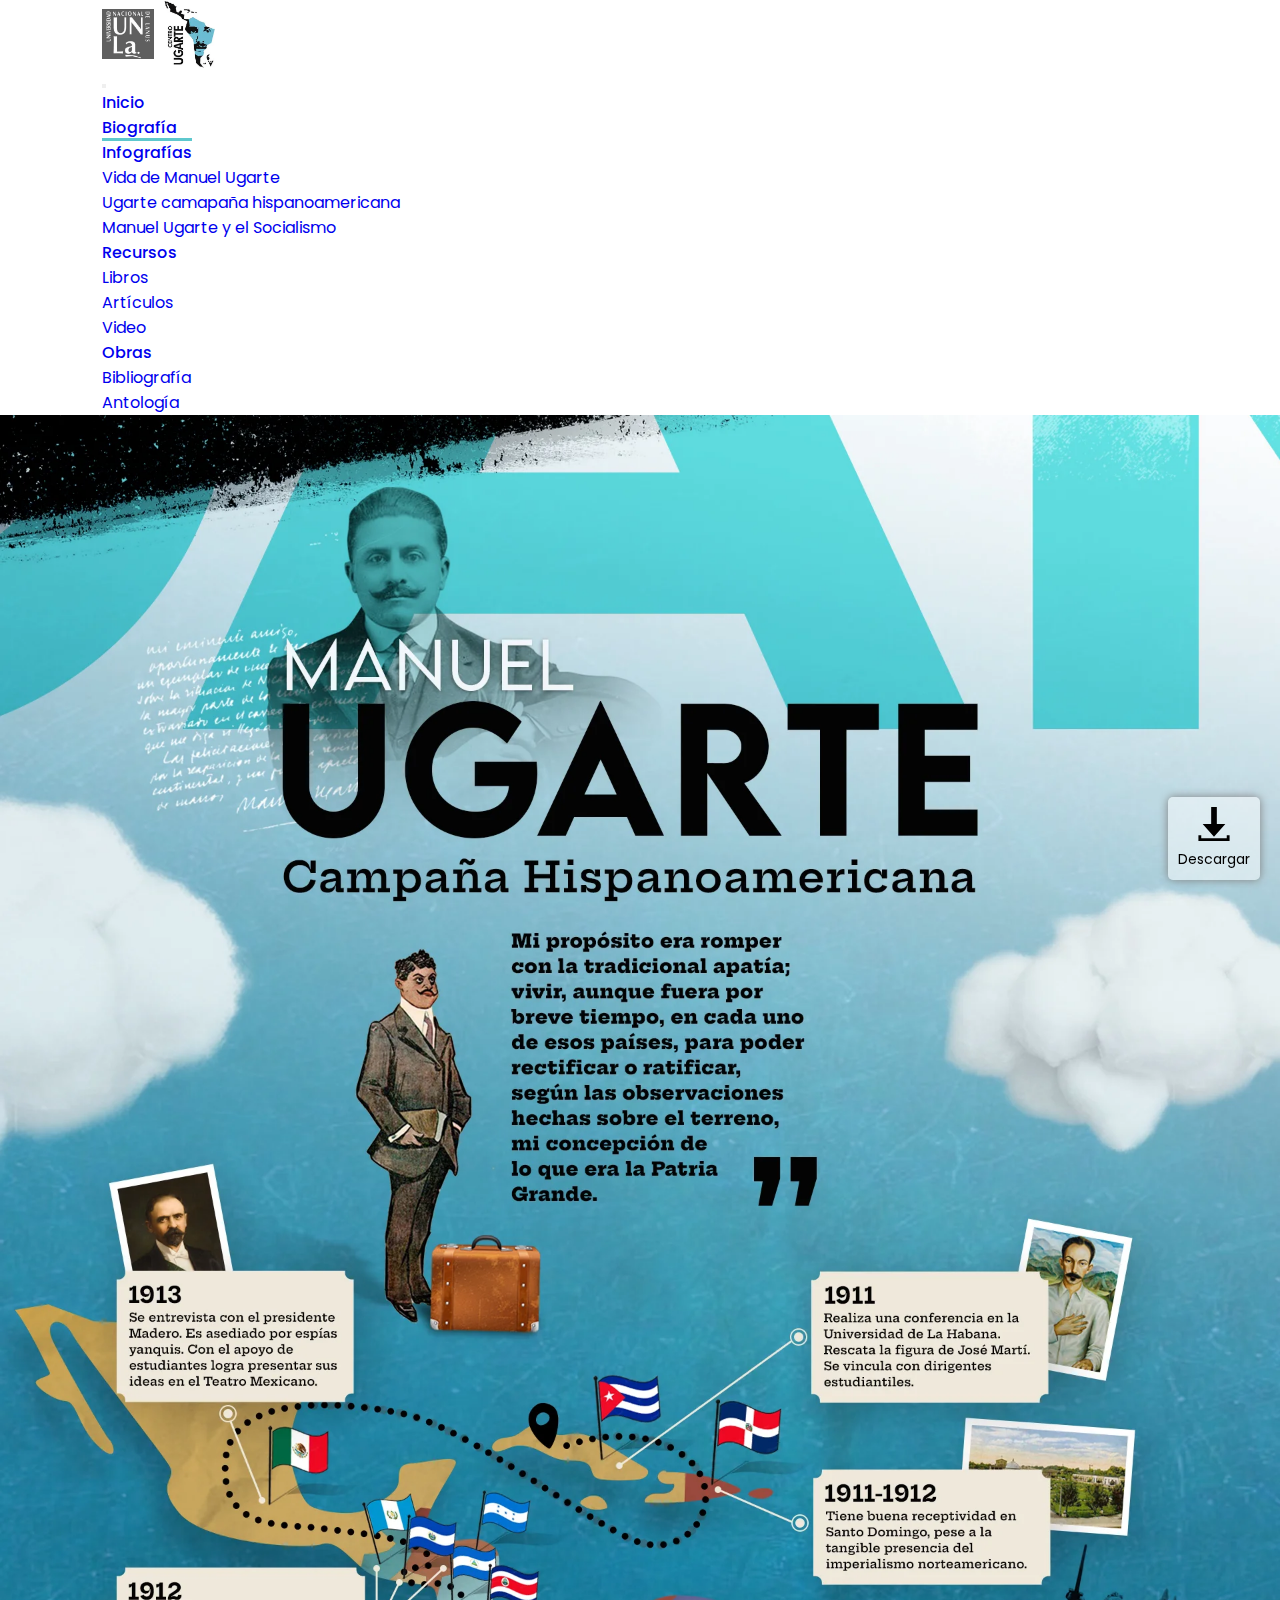
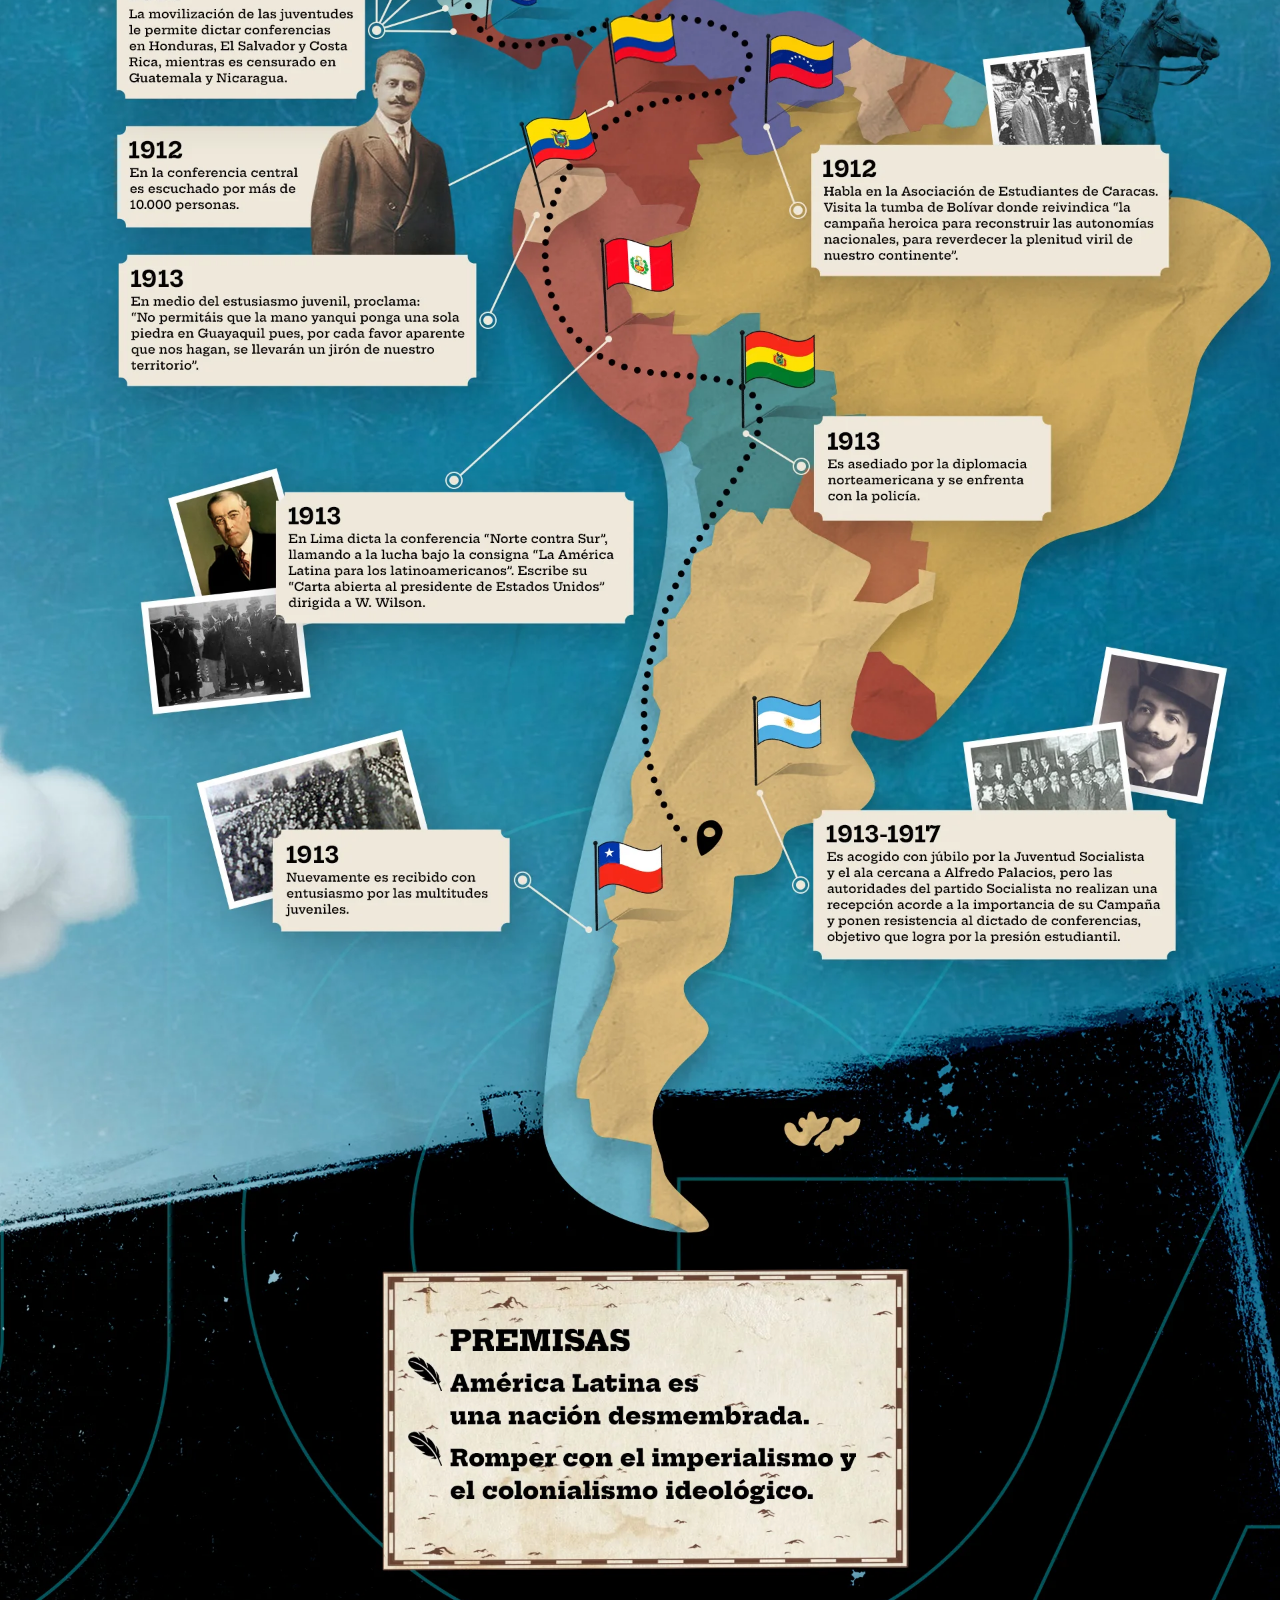
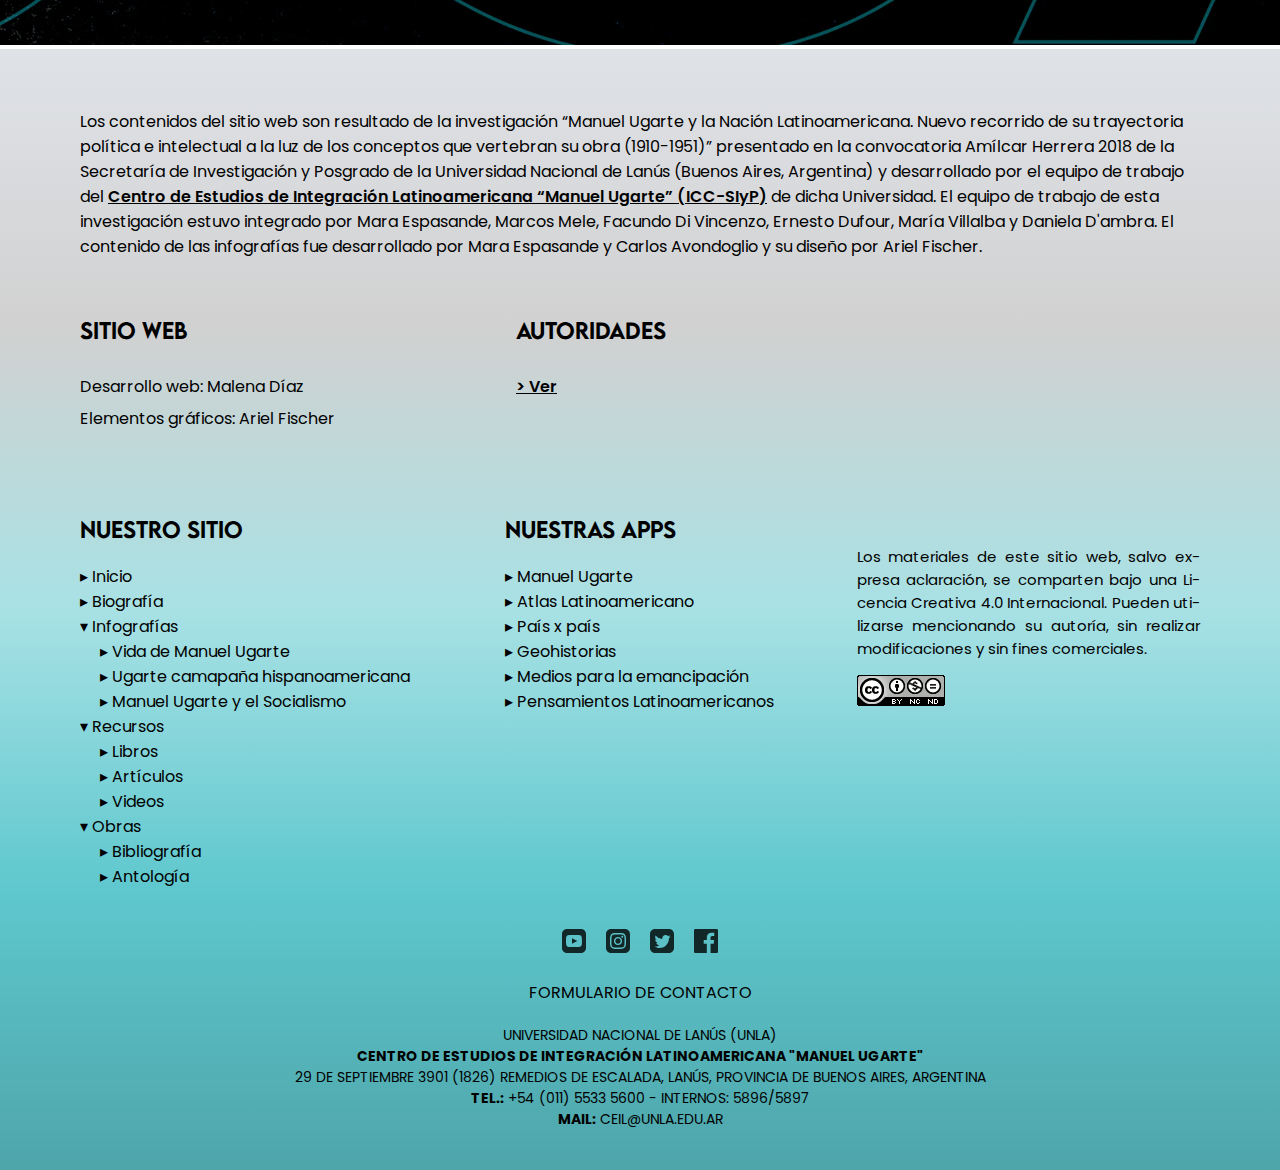
<file: pages/infografia-ugarte-campaña-hispanoamericana.html>
<!DOCTYPE html>
<html lang="es">
<head>
    <meta charset="UTF-8">
    <meta http-equiv="X-UA-Compatible" content="IE=edge">
    <meta name="viewport" content="width=device-width, initial-scale=1.0">
    <title>Manuel Ugarte - Campaña Hispanoamericana</title>
    <!--SEO-->
    <link rel="shortcut icon" href="../images/logo-centro-ugarte-removebg.png" type="image/x-icon">
    <meta name="description" content="Investigación “Manuel Ugarte y la Nación Latinoamericana. Nuevo recorrido de su trayectoria política e intelectual a la luz de los conceptos que vertebran su obra (1910-1951)” desarrollada por el equipo de trabajo del CEIL “Manuel Ugarte” (ICC-SIyP) de la UNLA">
    <meta property="og: title" content="Manuel Ugarte - Campaña Hispanoamericana">
    <meta property="og: description" content="Investigación “Manuel Ugarte y la Nación Latinoamericana. Nuevo recorrido de su trayectoria política e intelectual a la luz de los conceptos que vertebran su obra (1910-1951)” desarrollada por el equipo de trabajo del CEIL “Manuel Ugarte” (ICC-SIyP) de la UNLA">
    <meta property="og: image" content="../images/manuel-ugarte-home.webp">    
    <!-- <meta property="og: url" content=""> -->
    <meta property="og: locale" content="es_ES">
    <!--Bootstrap-->
    <link href="https://cdn.jsdelivr.net/npm/bootstrap@5.0.2/dist/css/bootstrap.min.css" rel="stylesheet" integrity="sha384-EVSTQN3/azprG1Anm3QDgpJLIm9Nao0Yz1ztcQTwFspd3yD65VohhpuuCOmLASjC" crossorigin="anonymous">
    <script src="https://cdn.jsdelivr.net/npm/bootstrap@5.0.2/dist/js/bootstrap.bundle.min.js" integrity="sha384-MrcW6ZMFYlzcLA8Nl+NtUVF0sA7MsXsP1UyJoMp4YLEuNSfAP+JcXn/tWtIaxVXM" crossorigin="anonymous"></script>
    <!--css-->
    <link rel="stylesheet" href="../style/style.css">
    <!--Fonts-->
    <link rel="preconnect" href="https://fonts.googleapis.com">
    <link rel="preconnect" href="https://fonts.gstatic.com" crossorigin>
    <link href="https://fonts.googleapis.com/css2?family=Poppins&display=swap" rel="stylesheet">
</head>
<body>
    <header>
        <nav class="navbar navbar-expand-lg navbar-light bg-light navBar">
            <div class="container-fluid">
                <div class="navbar-brand">
                    <a href="../index.html">
                        <img src="../images/logo-unla.webp" alt="Logo UNLA">
                    </a>
                    <a href="http://centrougarte.unla.edu.ar/" target="_blank">
                        <img src="../images/logo-centro-ugarte.webp" alt="Logo del Centro Ugarte">
                    </a>
                </div>
                <button class="navbar-toggler" type="button" data-bs-toggle="collapse" data-bs-target="#navbarScroll" aria-controls="navbarScroll" aria-expanded="false" aria-label="Toggle navigation">
                    <span class="navbar-toggler-icon"></span>
                </button>
                <div class="collapse navbar-collapse" id="navbarScroll">
                    <ul class="navbar-nav me-auto my-2 my-lg-0 navbar-nav-scroll" style="--bs-scroll-height: 100px;">
                        <li class="nav-item">
                            <a class="nav-link" aria-current="page" href="../index.html">Inicio</a>
                        </li>
                        <li class="nav-item">
                            <a class="nav-link" href="../pages/biografia.html">Biografía</a>
                        </li>
                        <li class="nav-item dropdown">
                            <a class="nav-link dropdown-toggle active" href="#" id="navbarScrollingDropdown" role="button" data-bs-toggle="dropdown" aria-expanded="false">
                            Infografías
                            </a>
                            <ul class="dropdown-menu" aria-labelledby="navbarScrollingDropdown">
                                <li><a class="dropdown-item" href="../pages/infografia-vida-de-manuel-ugarte.html">Vida de Manuel Ugarte</a></li>
                                <li><a class="dropdown-item" href="../pages/infografia-ugarte-campaña-hispanoamericana.html">Ugarte camapaña hispanoamericana</a></li>
                                <li><a class="dropdown-item" href="../pages/infografia-ugarte-y-el-socialismo.html">Manuel Ugarte y el Socialismo</a></li>
                            </ul>
                        </li>
                        <li class="nav-item dropdown">
                            <a class="nav-link dropdown-toggle" href="#" id="navbarScrollingDropdown" role="button" data-bs-toggle="dropdown" aria-expanded="false">
                            Recursos
                            </a>
                            <ul class="dropdown-menu" aria-labelledby="navbarScrollingDropdown">
                            <li><a class="dropdown-item" href="../pages/libros.html">Libros</a></li>
                            <li><a class="dropdown-item" href="../pages/articulos.html">Artículos</a></li>
                            <li><a class="dropdown-item" href="../pages/videos.html">Video</a></li>
                            </ul>
                        </li>
                        <li class="nav-item dropdown">
                            <a class="nav-link dropdown-toggle" href="#" id="navbarScrollingDropdown" role="button" data-bs-toggle="dropdown" aria-expanded="false">
                            Obras
                            </a>
                            <ul class="dropdown-menu" aria-labelledby="navbarScrollingDropdown">
                            <li><a class="dropdown-item" href="bibliografia.html">Bibliografía</a></li>
                            <li><a class="dropdown-item" href="antologia.html">Antología</a></li>
                            </ul>
                        </li>
                    </ul>
                </div>
            </div>
        </nav>
    </header>
    <main class="mainInfografias">
        <div class="descargarInfo">
            <a href="../images/Manue-Ugarte-Campaña-hispanoamericana.jpg" download="Manuel-Ugarte-Campaña-hispanoamericana" target="_blank" rel="noopener noreferrer">
                <svg xmlns="http://www.w3.org/2000/svg" width="34" height="34" viewBox="0 0 24 24"><path d="M12 21l-8-9h6v-12h4v12h6l-8 9zm9-1v2h-18v-2h-2v4h22v-4h-2z"/></svg>
                <p>
                    Descargar
                </p>
            </a>
        </div>
        <div class="contenedorInfo">
            <a href="../images/Manue-Ugarte-Campaña-hispanoamericana.webp" download="Manuel-Ugarte-Campaña-hispanoamericana" target="_blank" rel="noopener noreferrer">
                <img src="../images/Manue-Ugarte-Campaña-hispanoamericana.webp" alt="Infografía"></a>
        </div>
    </main>
    <footer>
        <div class="footerOne containerLayout">
            <p> Los contenidos del sitio web son resultado de la investigación “Manuel Ugarte y la Nación Latinoamericana. Nuevo recorrido de su trayectoria política e intelectual a la luz de los conceptos que vertebran su obra (1910-1951)” presentado en la convocatoria Amílcar Herrera 2018 de la Secretaría de Investigación y Posgrado de la Universidad Nacional de Lanús (Buenos Aires, Argentina) y desarrollado por el equipo de trabajo del <a href="http://centrougarte.unla.edu.ar/quienes-somos" target="_blank">Centro de Estudios de Integración Latinoamericana “Manuel Ugarte” (ICC-SIyP)</a> de dicha Universidad. El equipo de trabajo de esta investigación estuvo integrado por Mara Espasande, Marcos Mele, Facundo Di Vincenzo, Ernesto Dufour, María Villalba y Daniela D'ambra. El contenido de las infografías fue desarrollado por Mara Espasande y Carlos Avondoglio y su diseño por Ariel Fischer.</p>
            <div class="footerOneContainer">
                <div class="footerOneContainerSecond">
                    <div>
                        <h3>Sitio web</h3>
                        <p>Desarrollo web: Malena Díaz</p>
                        <p>Elementos gráficos: Ariel Fischer</p>
                    </div>
                    <div>
                      <h3>Autoridades</h3>
                      <a href="autoridades.html">> Ver</a>

                  </div>
                </div>
            </div>
        </div>
        <div class="footerTwo containerLayout">
            <div class="footerTwoOurSite">
                <h3>Nuestro sitio</h3>
                <ul>
                    <li><a href="../index.html">▸ Inicio</a></li>
                    <li><a href="biografia.html">▸ Biografía</a></li>
                    <li> ▾ Infografías
                        <ul class="subMenu">
                            <li><a href="infografia-vida-de-manuel-ugarte.html">▸ Vida de Manuel Ugarte</a></li>
                            <li><a href="infografia-ugarte-campaña-hispanoamericana.html">▸ Ugarte camapaña hispanoamericana</a></li>
                            <li><a href="infografia-ugarte-y-el-socialismo.html">▸ Manuel Ugarte y el Socialismo</a></li>
                        </ul>
                    </li>
                    <li>  ▾ Recursos
                        <ul class="subMenu">
                            <li><a href="libros.html">▸ Libros</a></li>
                            <li><a href="articulos.html">▸ Artículos</a></li>
                            <li><a href="videos.html">▸ Videos</a></li>
                        </ul>
                    </li>
                    <li>▾ Obras
                        <ul class="subMenu">
                            <li><a href="bibliografia.html">▸ Bibliografía</a></li>
                            <li><a href="antologia.html">▸ Antología</a></li>
                        </ul>
                    </li>        

                </ul>
            </div>
            <div>
                <h3>Nuestras apps</h3>
                <ul>
                    <li><a href="http://centrougarte.unla.edu.ar/#mugarte" target="_blank">▸ Manuel Ugarte</a></li>
                    <li> <a href="http://atlaslatinoamericano.unla.edu.ar/" target="_blank">▸ Atlas Latinoamericano</a></li>
                    <li><a href="http://centrougarte.unla.edu.ar/pais-x-pais.html" target="_blank">▸ País x país</a></li>
                    <li><a href="http://centrougarte.unla.edu.ar/geohistorias/" target="_blank">▸ Geohistorias</a></li>
                    <li><a href="http://centrougarte.unla.edu.ar/medios/" target="_blank">▸ Medios para la emancipación</a></li>
                    <li><a href="http://pensamientos.centrougarte.unla.edu.ar/#/" target="_blank">▸ Pensamientos Latinoamericanos</a></li>
                </ul>
            </div>
            <div class="footerTwoCopyright">
              <p class="footerOneCopy">Los materiales de este sitio web, salvo expresa aclaración, se comparten bajo una Licencia Creativa 4.0 Internacional. Pueden utilizarse mencionando su autoría, sin realizar modificaciones y sin fines comerciales.</p>
              <img src="../images/copyright.webp" alt="Copyright">
            </div>
        </div>
        <div class="footerThree containerLayout">
            <div class="footerThreeRedes">
                <a href="https://www.youtube.com/channel/UC3T5bbAK5THikY5wuIOMAwA" target="_blank"><img src="../images/youtube.svg" alt="YouTube"></a>
                <a href="https://www.instagram.com/centrougarte.unla/?hl=es-la" target="_blank"><img src="../images/instagram.svg" alt="Instagram"></a>
                <a href="https://twitter.com/c_ugarteunla?lang=es" target="_blank"><img src="../images/twitter.svg" alt="Twitter"></a>
                <a href="https://www.facebook.com/CentroUgarte/" target="_blank"><img src="../images/facebook.svg" alt="Facebook"></a>
            </div>
            <a href="http://centrougarte.unla.edu.ar/contacto" target="_blank" class="footerThreeForm">FORMULARIO DE CONTACTO</a>
            <div class="footerThreeCopy">
                <p>UNIVERSIDAD NACIONAL DE LANÚS (UNLA) <br> <strong>CENTRO DE ESTUDIOS DE INTEGRACIÓN LATINOAMERICANA "MANUEL UGARTE"</strong></p>
                <p>29 DE SEPTIEMBRE 3901 (1826) REMEDIOS DE ESCALADA, LANÚS, PROVINCIA DE BUENOS AIRES, ARGENTINA<br>
                    <strong>TEL.:</strong> +54 (011) 5533 5600 - INTERNOS: 5896/5897<br>
                    <strong>MAIL:</strong> CEIL@UNLA.EDU.AR</p>
            </div>
        </div>
    </footer>
</body>
</html>
</file>
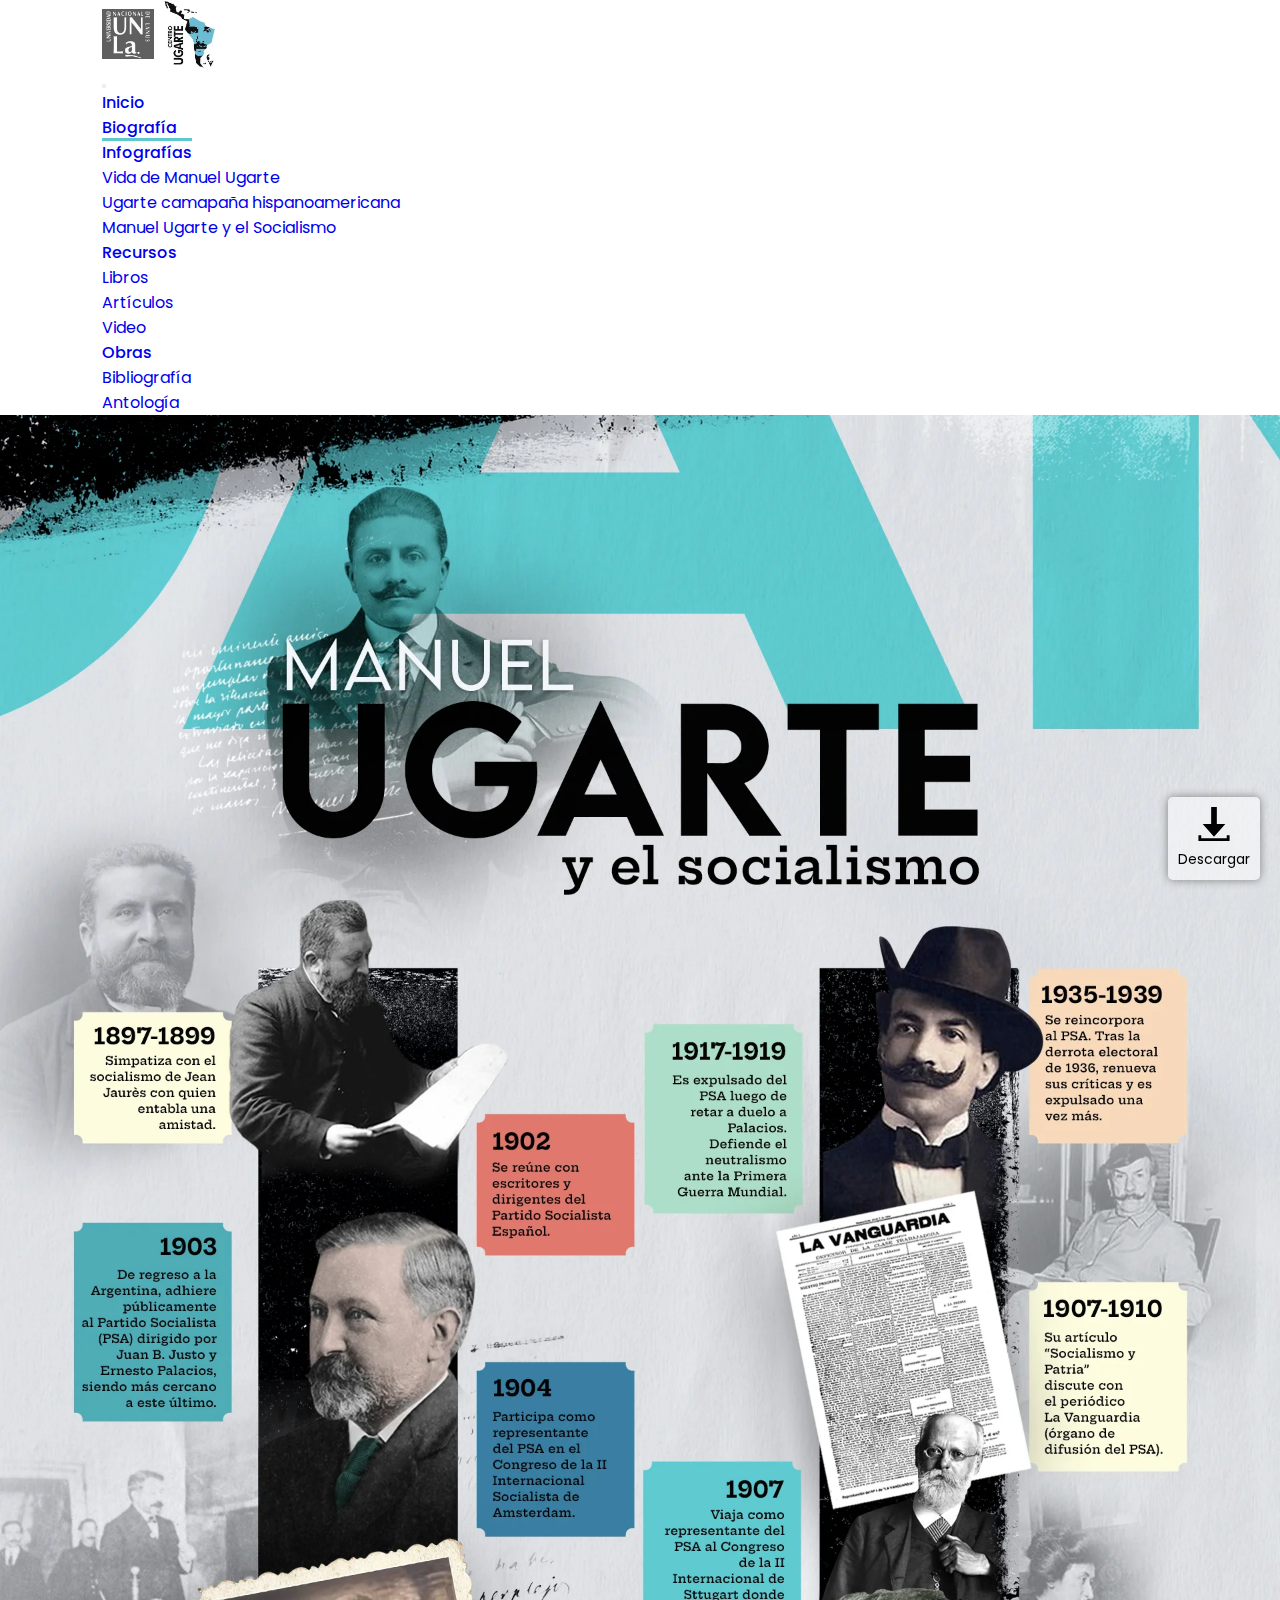
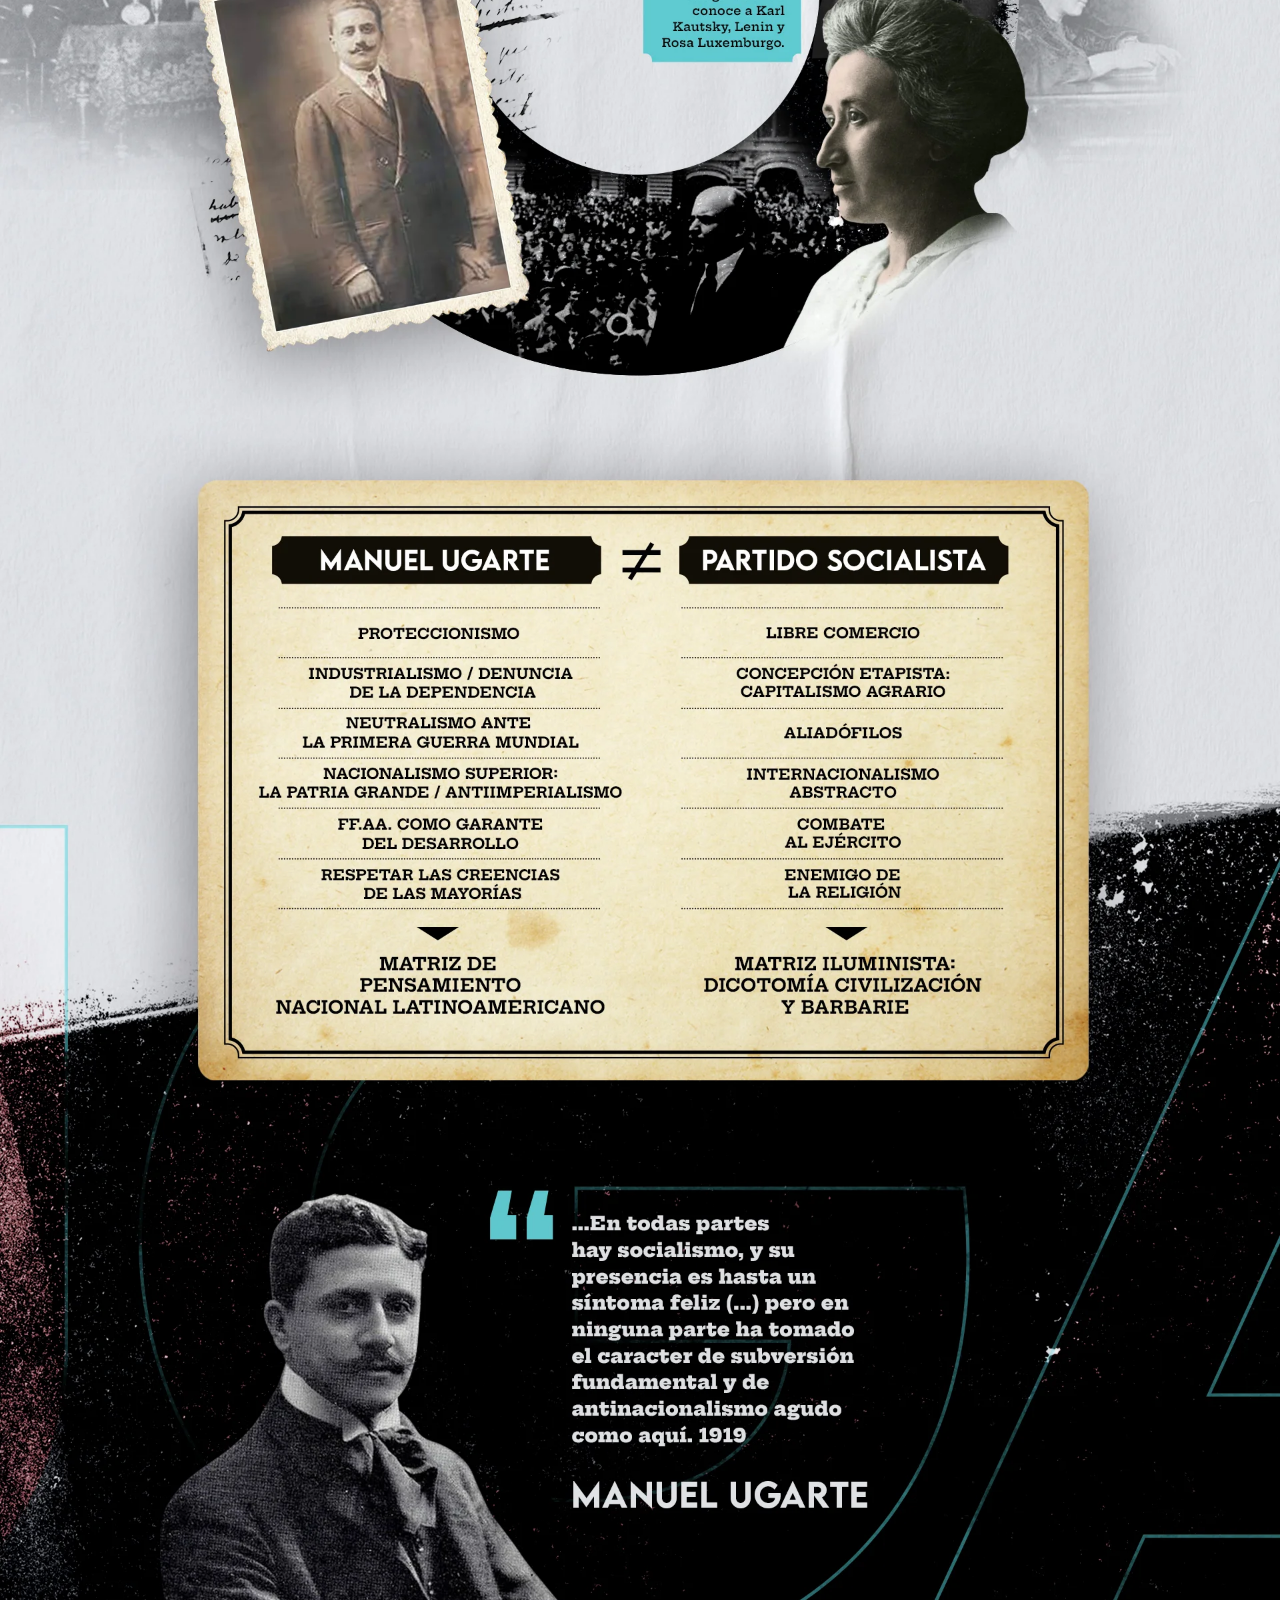
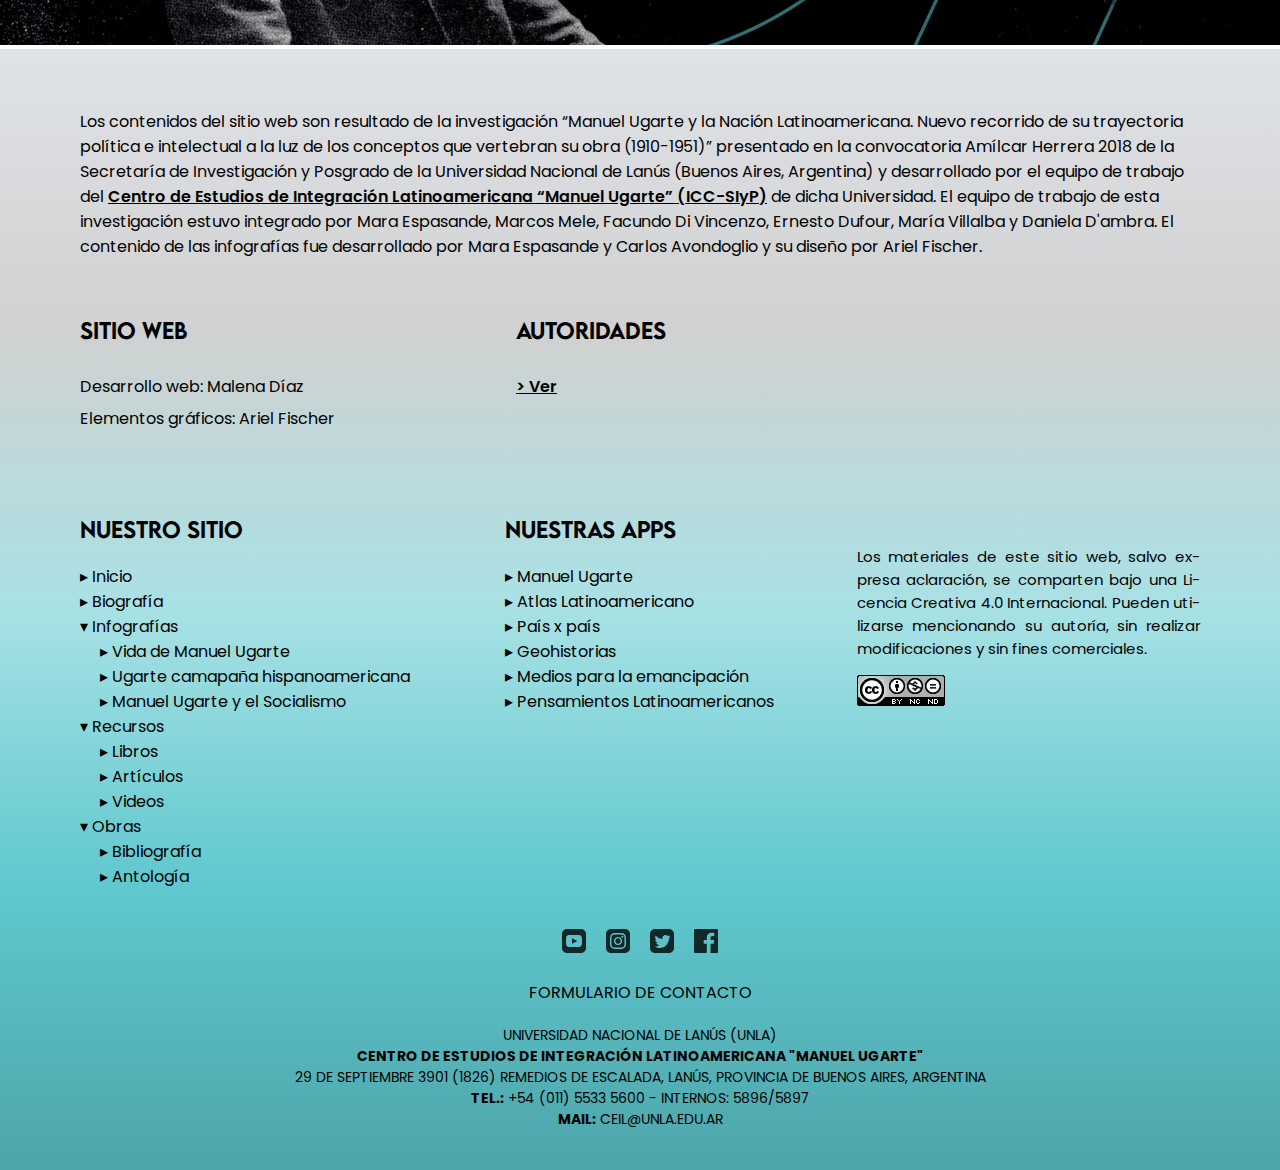
<file: pages/infografia-ugarte-y-el-socialismo.html>
<!DOCTYPE html>
<html lang="es">
<head>
    <meta charset="UTF-8">
    <meta http-equiv="X-UA-Compatible" content="IE=edge">
    <meta name="viewport" content="width=device-width, initial-scale=1.0">
    <title>Manuel Ugarte y el Socialismo</title>
    <!--SEO-->
    <link rel="shortcut icon" href="../images/logo-centro-ugarte-removebg.png" type="image/x-icon">
    <meta name="description" content="Investigación “Manuel Ugarte y la Nación Latinoamericana. Nuevo recorrido de su trayectoria política e intelectual a la luz de los conceptos que vertebran su obra (1910-1951)” desarrollada por el equipo de trabajo del CEIL “Manuel Ugarte” (ICC-SIyP) de la UNLA">
    <meta property="og: title" content="Manuel Ugarte y el Socialismo">
    <meta property="og: description" content="Investigación “Manuel Ugarte y la Nación Latinoamericana. Nuevo recorrido de su trayectoria política e intelectual a la luz de los conceptos que vertebran su obra (1910-1951)” desarrollada por el equipo de trabajo del CEIL “Manuel Ugarte” (ICC-SIyP) de la UNLA">
    <meta property="og: image" content="../images/manuel-ugarte-home.webp">    
    <!-- <meta property="og: url" content=""> -->
    <meta property="og: locale" content="es_ES">
    <!--Bootstrap-->
    <link href="https://cdn.jsdelivr.net/npm/bootstrap@5.0.2/dist/css/bootstrap.min.css" rel="stylesheet" integrity="sha384-EVSTQN3/azprG1Anm3QDgpJLIm9Nao0Yz1ztcQTwFspd3yD65VohhpuuCOmLASjC" crossorigin="anonymous">
    <script src="https://cdn.jsdelivr.net/npm/bootstrap@5.0.2/dist/js/bootstrap.bundle.min.js" integrity="sha384-MrcW6ZMFYlzcLA8Nl+NtUVF0sA7MsXsP1UyJoMp4YLEuNSfAP+JcXn/tWtIaxVXM" crossorigin="anonymous"></script>
    <!--css-->
    <link rel="stylesheet" href="../style/style.css">
    <!--Fonts-->
    <link rel="preconnect" href="https://fonts.googleapis.com">
    <link rel="preconnect" href="https://fonts.gstatic.com" crossorigin>
    <link href="https://fonts.googleapis.com/css2?family=Poppins&display=swap" rel="stylesheet">
</head>
<body>
    <header>
        <nav class="navbar navbar-expand-lg navbar-light bg-light navBar">
            <div class="container-fluid">
                <div class="navbar-brand">
                    <a href="../index.html">
                        <img src="../images/logo-unla.webp" alt="Logo UNLA">
                    </a>
                    <a href="http://centrougarte.unla.edu.ar/" target="_blank">
                        <img src="../images/logo-centro-ugarte.webp" alt="Logo del Centro Ugarte">
                    </a>
                </div>
                <button class="navbar-toggler" type="button" data-bs-toggle="collapse" data-bs-target="#navbarScroll" aria-controls="navbarScroll" aria-expanded="false" aria-label="Toggle navigation">
                    <span class="navbar-toggler-icon"></span>
                </button>
                <div class="collapse navbar-collapse" id="navbarScroll">
                    <ul class="navbar-nav me-auto my-2 my-lg-0 navbar-nav-scroll" style="--bs-scroll-height: 100px;">
                        <li class="nav-item">
                            <a class="nav-link" aria-current="page" href="../index.html">Inicio</a>
                        </li>
                        <li class="nav-item">
                            <a class="nav-link" href="../pages/biografia.html">Biografía</a>
                        </li>
                        <li class="nav-item dropdown">
                            <a class="nav-link dropdown-toggle active" href="#" id="navbarScrollingDropdown" role="button" data-bs-toggle="dropdown" aria-expanded="false">
                            Infografías
                            </a>
                            <ul class="dropdown-menu" aria-labelledby="navbarScrollingDropdown">
                                <li><a class="dropdown-item" href="../pages/infografia-vida-de-manuel-ugarte.html">Vida de Manuel Ugarte</a></li>
                                <li><a class="dropdown-item" href="../pages/infografia-ugarte-campaña-hispanoamericana.html">Ugarte camapaña hispanoamericana</a></li>
                                <li><a class="dropdown-item" href="../pages/infografia-ugarte-y-el-socialismo.html">Manuel Ugarte y el Socialismo</a></li>
                            </ul>
                        </li>
                        <li class="nav-item dropdown">
                            <a class="nav-link dropdown-toggle" href="#" id="navbarScrollingDropdown" role="button" data-bs-toggle="dropdown" aria-expanded="false">
                            Recursos
                            </a>
                            <ul class="dropdown-menu" aria-labelledby="navbarScrollingDropdown">
                            <li><a class="dropdown-item" href="../pages/libros.html">Libros</a></li>
                            <li><a class="dropdown-item" href="../pages/articulos.html">Artículos</a></li>
                            <li><a class="dropdown-item" href="../pages/videos.html">Video</a></li>
                            </ul>
                        </li>
                        <li class="nav-item dropdown">
                            <a class="nav-link dropdown-toggle" href="#" id="navbarScrollingDropdown" role="button" data-bs-toggle="dropdown" aria-expanded="false">
                            Obras
                            </a>
                            <ul class="dropdown-menu" aria-labelledby="navbarScrollingDropdown">
                            <li><a class="dropdown-item" href="bibliografia.html">Bibliografía</a></li>
                            <li><a class="dropdown-item" href="antologia.html">Antología</a></li>
                            </ul>
                        </li>
                    </ul>
                </div>
            </div>
        </nav>
    </header>
    <main class="mainInfografias">
        <div class="descargarInfo">
            <a href="../images/Manuel-Ugarte-y-el-socialismo.jpg" download="Manuel-Ugarte-y-el-socialismo" target="_blank" rel="noopener noreferrer">
                <svg xmlns="http://www.w3.org/2000/svg" width="34" height="34" viewBox="0 0 24 24"><path d="M12 21l-8-9h6v-12h4v12h6l-8 9zm9-1v2h-18v-2h-2v4h22v-4h-2z"/></svg>
                <p>
                    Descargar
                </p>
            </a>
        </div>
        <div class="contenedorInfo">
            <a href="../images/Manuel-Ugarte-y-el-socialismo.webp" download="Manuel-Ugarte-y-el-socialismo" target="_blank" rel="noopener noreferrer">
                <img src="../images/Manuel-Ugarte-y-el-socialismo.webp" alt="Infografía"></a>
        </div>
    </main>
    <footer>
        <div class="footerOne containerLayout">
            <p> Los contenidos del sitio web son resultado de la investigación “Manuel Ugarte y la Nación Latinoamericana. Nuevo recorrido de su trayectoria política e intelectual a la luz de los conceptos que vertebran su obra (1910-1951)” presentado en la convocatoria Amílcar Herrera 2018 de la Secretaría de Investigación y Posgrado de la Universidad Nacional de Lanús (Buenos Aires, Argentina) y desarrollado por el equipo de trabajo del <a href="http://centrougarte.unla.edu.ar/quienes-somos" target="_blank">Centro de Estudios de Integración Latinoamericana “Manuel Ugarte” (ICC-SIyP)</a> de dicha Universidad. El equipo de trabajo de esta investigación estuvo integrado por Mara Espasande, Marcos Mele, Facundo Di Vincenzo, Ernesto Dufour, María Villalba y Daniela D'ambra. El contenido de las infografías fue desarrollado por Mara Espasande y Carlos Avondoglio y su diseño por Ariel Fischer.</p>
            <div class="footerOneContainer">
                <div class="footerOneContainerSecond">
                    <div>
                        <h3>Sitio web</h3>
                        <p>Desarrollo web: Malena Díaz</p>
                        <p>Elementos gráficos: Ariel Fischer</p>
                    </div>
                    <div>
                      <h3>Autoridades</h3>
                      <a href="autoridades.html">> Ver</a>

                  </div>
                </div>
            </div>
        </div>
        <div class="footerTwo containerLayout">
            <div class="footerTwoOurSite">
                <h3>Nuestro sitio</h3>
                <ul>
                    <li><a href="../index.html">▸ Inicio</a></li>
                    <li><a href="biografia.html">▸ Biografía</a></li>
                    <li> ▾ Infografías
                        <ul class="subMenu">
                            <li><a href="infografia-vida-de-manuel-ugarte.html">▸ Vida de Manuel Ugarte</a></li>
                            <li><a href="infografia-ugarte-campaña-hispanoamericana.html">▸ Ugarte camapaña hispanoamericana</a></li>
                            <li><a href="infografia-ugarte-y-el-socialismo.html">▸ Manuel Ugarte y el Socialismo</a></li>
                        </ul>
                    </li>
                    <li>  ▾ Recursos
                        <ul class="subMenu">
                            <li><a href="libros.html">▸ Libros</a></li>
                            <li><a href="articulos.html">▸ Artículos</a></li>
                            <li><a href="videos.html">▸ Videos</a></li>
                        </ul>
                    </li>
                    <li>▾ Obras
                        <ul class="subMenu">
                            <li><a href="bibliografia.html">▸ Bibliografía</a></li>
                            <li><a href="antologia.html">▸ Antología</a></li>
                        </ul>
                    </li>        

                </ul>
            </div>
            <div>
                <h3>Nuestras apps</h3>
                <ul>
                    <li><a href="http://centrougarte.unla.edu.ar/#mugarte" target="_blank">▸ Manuel Ugarte</a></li>
                    <li> <a href="http://atlaslatinoamericano.unla.edu.ar/" target="_blank">▸ Atlas Latinoamericano</a></li>
                    <li><a href="http://centrougarte.unla.edu.ar/pais-x-pais.html" target="_blank">▸ País x país</a></li>
                    <li><a href="http://centrougarte.unla.edu.ar/geohistorias/" target="_blank">▸ Geohistorias</a></li>
                    <li><a href="http://centrougarte.unla.edu.ar/medios/" target="_blank">▸ Medios para la emancipación</a></li>
                    <li><a href="http://pensamientos.centrougarte.unla.edu.ar/#/" target="_blank">▸ Pensamientos Latinoamericanos</a></li>
                </ul>
            </div>
            <div class="footerTwoCopyright">
              <p class="footerOneCopy">Los materiales de este sitio web, salvo expresa aclaración, se comparten bajo una Licencia Creativa 4.0 Internacional. Pueden utilizarse mencionando su autoría, sin realizar modificaciones y sin fines comerciales.</p>
              <img src="../images/copyright.webp" alt="Copyright">
            </div>
        </div>
        <div class="footerThree containerLayout">
            <div class="footerThreeRedes">
                <a href="https://www.youtube.com/channel/UC3T5bbAK5THikY5wuIOMAwA" target="_blank"><img src="../images/youtube.svg" alt="YouTube"></a>
                <a href="https://www.instagram.com/centrougarte.unla/?hl=es-la" target="_blank"><img src="../images/instagram.svg" alt="Instagram"></a>
                <a href="https://twitter.com/c_ugarteunla?lang=es" target="_blank"><img src="../images/twitter.svg" alt="Twitter"></a>
                <a href="https://www.facebook.com/CentroUgarte/" target="_blank"><img src="../images/facebook.svg" alt="Facebook"></a>
            </div>
            <a href="http://centrougarte.unla.edu.ar/contacto" target="_blank" class="footerThreeForm">FORMULARIO DE CONTACTO</a>
            <div class="footerThreeCopy">
                <p>UNIVERSIDAD NACIONAL DE LANÚS (UNLA) <br> <strong>CENTRO DE ESTUDIOS DE INTEGRACIÓN LATINOAMERICANA "MANUEL UGARTE"</strong></p>
                <p>29 DE SEPTIEMBRE 3901 (1826) REMEDIOS DE ESCALADA, LANÚS, PROVINCIA DE BUENOS AIRES, ARGENTINA<br>
                    <strong>TEL.:</strong> +54 (011) 5533 5600 - INTERNOS: 5896/5897<br>
                    <strong>MAIL:</strong> CEIL@UNLA.EDU.AR</p>
            </div>
        </div>
    </footer>
</body>
</html>
</file>
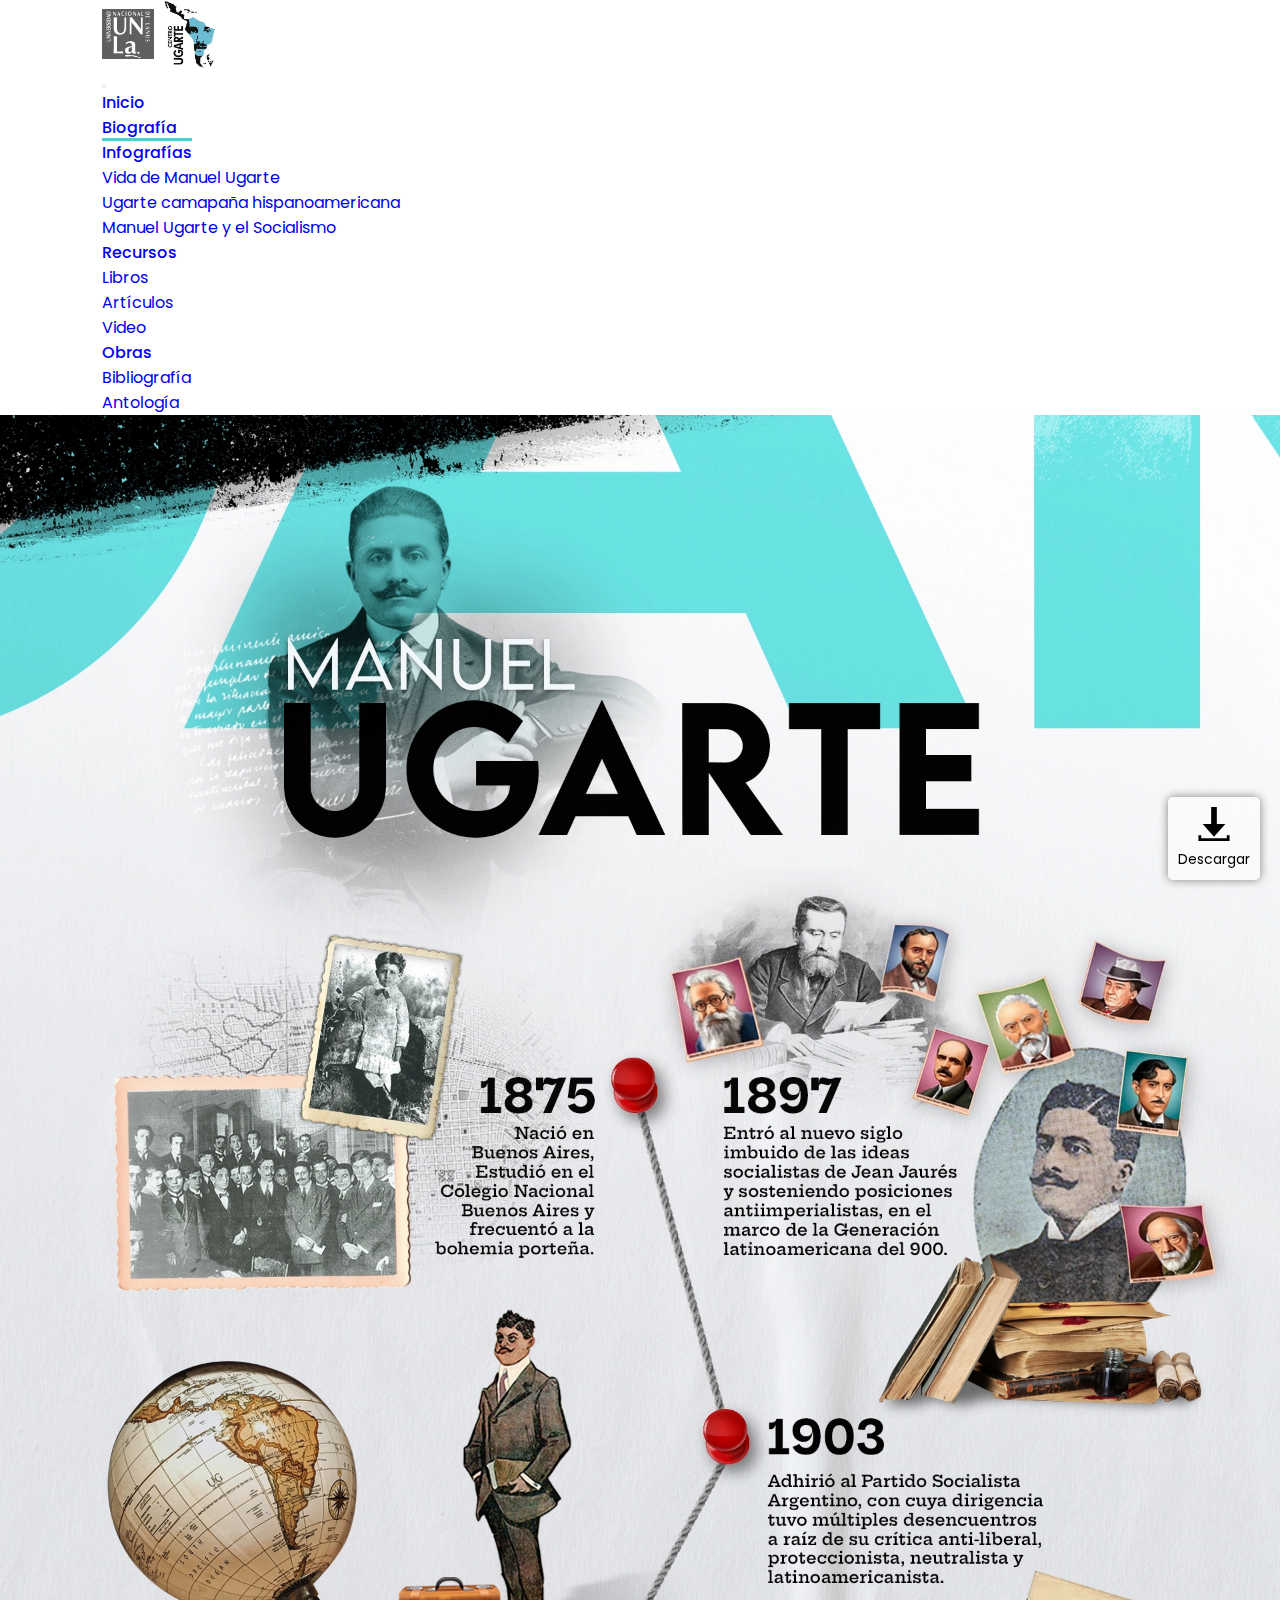
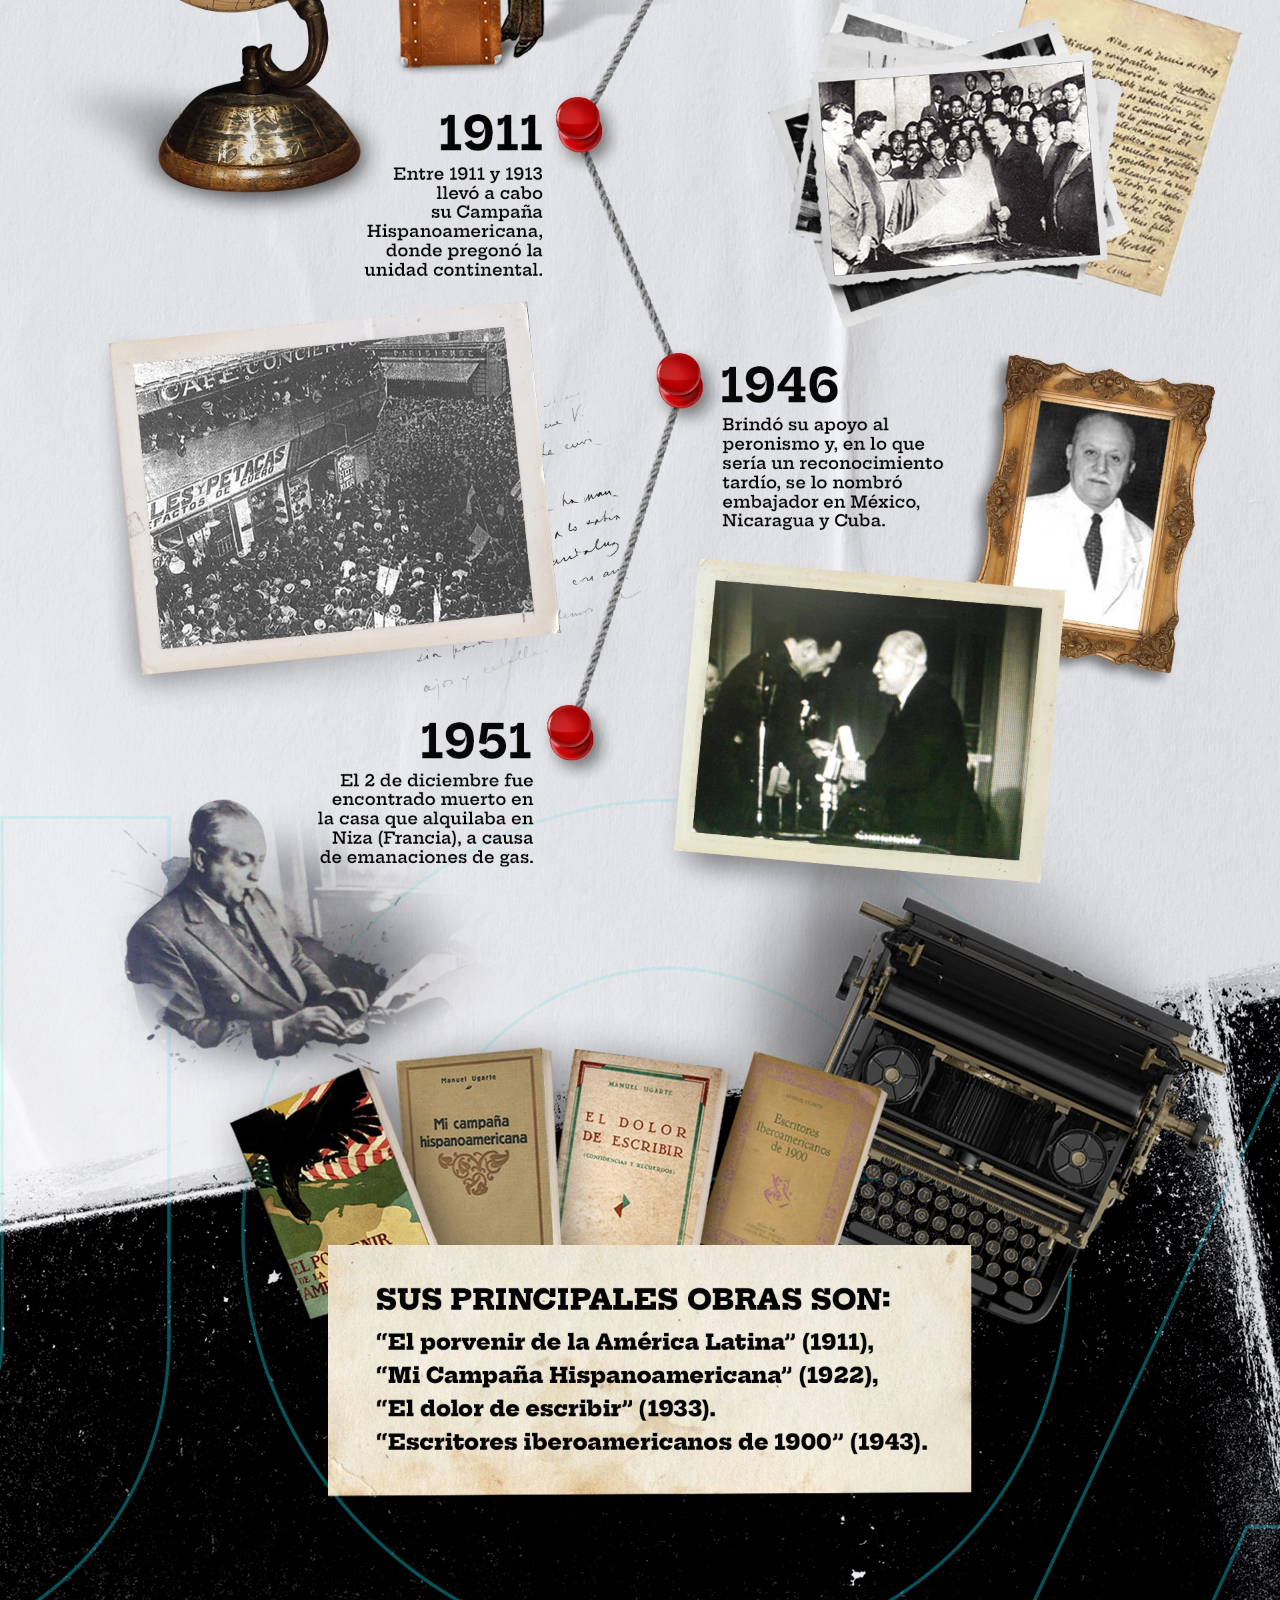
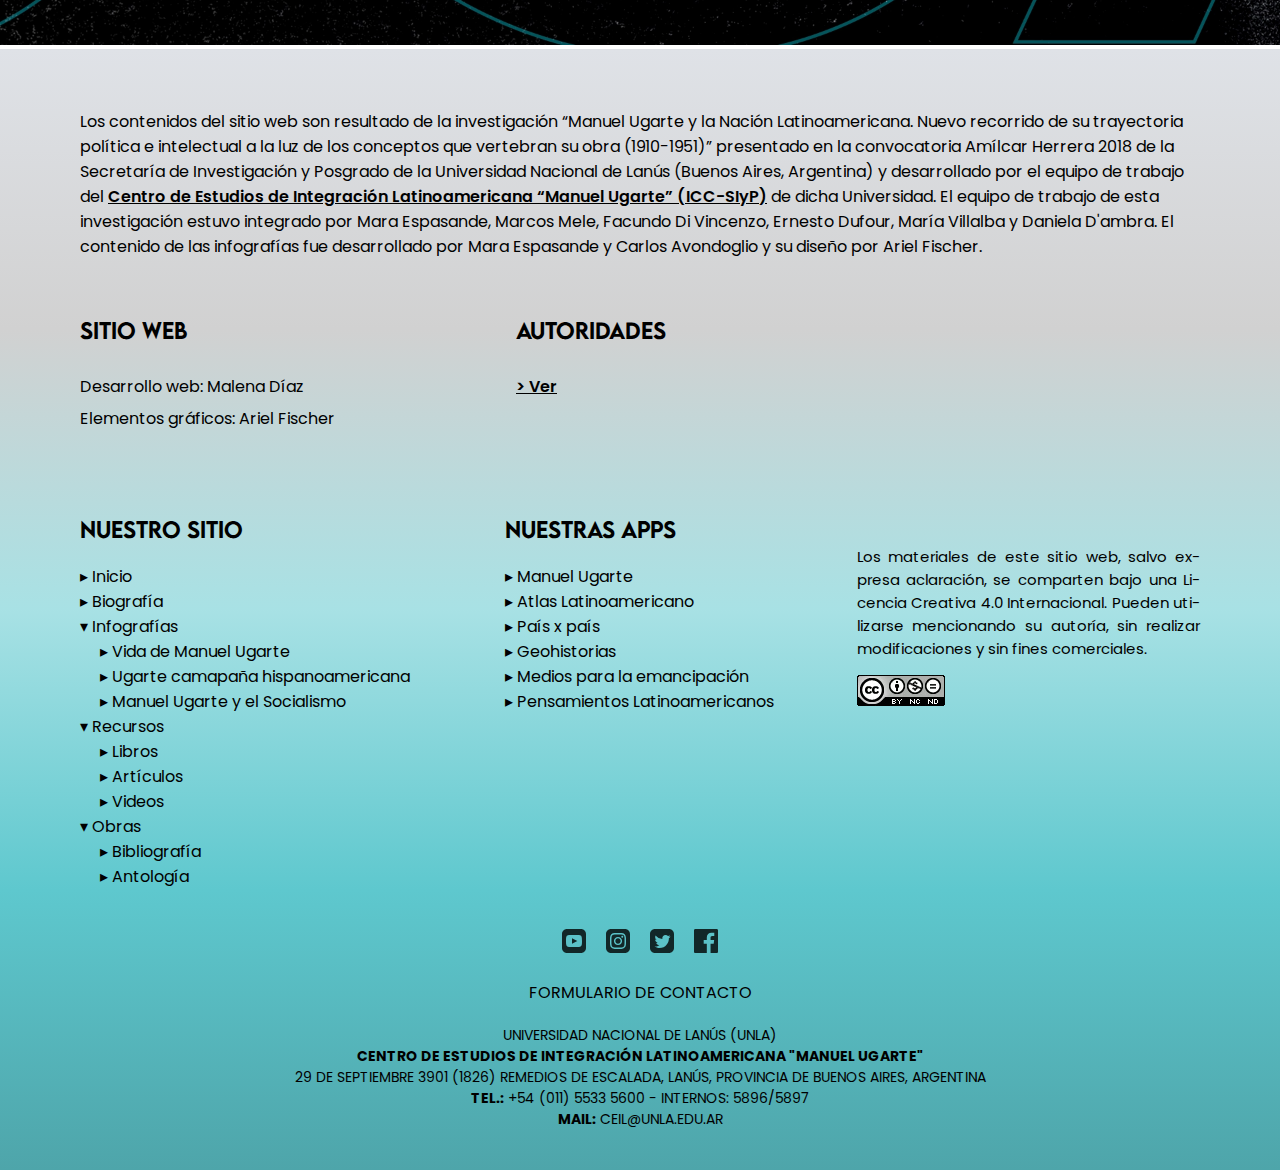
<file: pages/infografia-vida-de-manuel-ugarte.html>
<!DOCTYPE html>
<html lang="es">
<head>
    <meta charset="UTF-8">
    <meta http-equiv="X-UA-Compatible" content="IE=edge">
    <meta name="viewport" content="width=device-width, initial-scale=1.0">
    <title>Vida de Manuel Ugarte</title>
    <!--SEO-->
    <link rel="shortcut icon" href="../images/logo-centro-ugarte-removebg.png" type="image/x-icon">
    <meta name="description" content="Investigación “Manuel Ugarte y la Nación Latinoamericana. Nuevo recorrido de su trayectoria política e intelectual a la luz de los conceptos que vertebran su obra (1910-1951)” desarrollada por el equipo de trabajo del CEIL “Manuel Ugarte” (ICC-SIyP) de la UNLA">
    <meta property="og: title" content="Vida de Manuel Ugarte">
    <meta property="og: description" content="Investigación “Manuel Ugarte y la Nación Latinoamericana. Nuevo recorrido de su trayectoria política e intelectual a la luz de los conceptos que vertebran su obra (1910-1951)” desarrollada por el equipo de trabajo del CEIL “Manuel Ugarte” (ICC-SIyP) de la UNLA">
    <meta property="og: image" content="../images/manuel-ugarte-home.webp">    
    <!-- <meta property="og: url" content=""> -->
    <meta property="og: locale" content="es_ES">
    <!--Bootstrap-->
    <link href="https://cdn.jsdelivr.net/npm/bootstrap@5.0.2/dist/css/bootstrap.min.css" rel="stylesheet" integrity="sha384-EVSTQN3/azprG1Anm3QDgpJLIm9Nao0Yz1ztcQTwFspd3yD65VohhpuuCOmLASjC" crossorigin="anonymous">
    <script src="https://cdn.jsdelivr.net/npm/bootstrap@5.0.2/dist/js/bootstrap.bundle.min.js" integrity="sha384-MrcW6ZMFYlzcLA8Nl+NtUVF0sA7MsXsP1UyJoMp4YLEuNSfAP+JcXn/tWtIaxVXM" crossorigin="anonymous"></script>
    <!--css-->
    <link rel="stylesheet" href="../style/style.css">
    <!--Fonts-->
    <link rel="preconnect" href="https://fonts.googleapis.com">
    <link rel="preconnect" href="https://fonts.gstatic.com" crossorigin>
    <link href="https://fonts.googleapis.com/css2?family=Poppins&display=swap" rel="stylesheet">
</head>
<body>
    <header>
        <nav class="navbar navbar-expand-lg navbar-light bg-light navBar">
            <div class="container-fluid">
                <div class="navbar-brand">
                    <a href="../index.html">
                        <img src="../images/logo-unla.webp" alt="Logo UNLA">
                    </a>
                    <a href="http://centrougarte.unla.edu.ar/" target="_blank">
                        <img src="../images/logo-centro-ugarte.webp" alt="Logo del Centro Ugarte">
                    </a>
                </div>
                <button class="navbar-toggler" type="button" data-bs-toggle="collapse" data-bs-target="#navbarScroll" aria-controls="navbarScroll" aria-expanded="false" aria-label="Toggle navigation">
                    <span class="navbar-toggler-icon"></span>
                </button>
                <div class="collapse navbar-collapse" id="navbarScroll">
                    <ul class="navbar-nav me-auto my-2 my-lg-0 navbar-nav-scroll" style="--bs-scroll-height: 100px;">
                        <li class="nav-item">
                            <a class="nav-link" aria-current="page" href="../index.html">Inicio</a>
                        </li>
                        <li class="nav-item">
                            <a class="nav-link" href="../pages/biografia.html">Biografía</a>
                        </li>
                        <li class="nav-item dropdown">
                            <a class="nav-link dropdown-toggle active" href="#" id="navbarScrollingDropdown" role="button" data-bs-toggle="dropdown" aria-expanded="false">
                            Infografías
                            </a>
                            <ul class="dropdown-menu" aria-labelledby="navbarScrollingDropdown">
                                <li><a class="dropdown-item" href="../pages/infografia-vida-de-manuel-ugarte.html">Vida de Manuel Ugarte</a></li>
                                <li><a class="dropdown-item" href="../pages/infografia-ugarte-campaña-hispanoamericana.html">Ugarte camapaña hispanoamericana</a></li>
                                <li><a class="dropdown-item" href="../pages/infografia-ugarte-y-el-socialismo.html">Manuel Ugarte y el Socialismo</a></li>
                            </ul>
                        </li>
                        <li class="nav-item dropdown">
                            <a class="nav-link dropdown-toggle" href="#" id="navbarScrollingDropdown" role="button" data-bs-toggle="dropdown" aria-expanded="false">
                            Recursos
                            </a>
                            <ul class="dropdown-menu" aria-labelledby="navbarScrollingDropdown">
                            <li><a class="dropdown-item" href="../pages/libros.html">Libros</a></li>
                            <li><a class="dropdown-item" href="../pages/articulos.html">Artículos</a></li>
                            <li><a class="dropdown-item" href="../pages/videos.html">Video</a></li>
                            </ul>
                        </li>
                        <li class="nav-item dropdown">
                            <a class="nav-link dropdown-toggle" href="#" id="navbarScrollingDropdown" role="button" data-bs-toggle="dropdown" aria-expanded="false">
                            Obras
                            </a>
                            <ul class="dropdown-menu" aria-labelledby="navbarScrollingDropdown">
                            <li><a class="dropdown-item" href="bibliografia.html">Bibliografía</a></li>
                            <li><a class="dropdown-item" href="antologia.html">Antología</a></li>
                            </ul>
                        </li>
                    </ul>
                </div>
            </div>
        </nav>
    </header>
    <main class="mainInfografias">
        <div class="descargarInfo">
            <a href="../images/Vida-de-Manuel-Ugarte.jpg" download="Vida-de-Manuel-Ugarte" target="_blank" rel="noopener noreferrer">
                <svg xmlns="http://www.w3.org/2000/svg" width="34" height="34" viewBox="0 0 24 24"><path d="M12 21l-8-9h6v-12h4v12h6l-8 9zm9-1v2h-18v-2h-2v4h22v-4h-2z"/></svg>
                <p>
                    Descargar
                </p>
            </a>
        </div>
        <div class="contenedorInfo">
            <a href="../images/Vida-de-Manuel-Ugarte.webp" download="Vida-de-Manuel-Ugarte" target="_blank" rel="noopener noreferrer">
                <img src="../images/Vida-de-Manuel-Ugarte.webp" alt="Infografía"></a>
        </div>
    </main>
    <footer>
        <div class="footerOne containerLayout">
            <p> Los contenidos del sitio web son resultado de la investigación “Manuel Ugarte y la Nación Latinoamericana. Nuevo recorrido de su trayectoria política e intelectual a la luz de los conceptos que vertebran su obra (1910-1951)” presentado en la convocatoria Amílcar Herrera 2018 de la Secretaría de Investigación y Posgrado de la Universidad Nacional de Lanús (Buenos Aires, Argentina) y desarrollado por el equipo de trabajo del <a href="http://centrougarte.unla.edu.ar/quienes-somos" target="_blank">Centro de Estudios de Integración Latinoamericana “Manuel Ugarte” (ICC-SIyP)</a> de dicha Universidad. El equipo de trabajo de esta investigación estuvo integrado por Mara Espasande, Marcos Mele, Facundo Di Vincenzo, Ernesto Dufour, María Villalba y Daniela D'ambra. El contenido de las infografías fue desarrollado por Mara Espasande y Carlos Avondoglio y su diseño por Ariel Fischer.</p>
            <div class="footerOneContainer">
                <div class="footerOneContainerSecond">
                    <div>
                        <h3>Sitio web</h3>
                        <p>Desarrollo web: Malena Díaz</p>
                        <p>Elementos gráficos: Ariel Fischer</p>
                    </div>
                    <div>
                      <h3>Autoridades</h3>
                      <a href="autoridades.html">> Ver</a>

                  </div>
                </div>
            </div>
        </div>
        <div class="footerTwo containerLayout">
            <div class="footerTwoOurSite">
                <h3>Nuestro sitio</h3>
                <ul>
                    <li><a href="../index.html">▸ Inicio</a></li>
                    <li><a href="biografia.html">▸ Biografía</a></li>
                    <li> ▾ Infografías
                        <ul class="subMenu">
                            <li><a href="infografia-vida-de-manuel-ugarte.html">▸ Vida de Manuel Ugarte</a></li>
                            <li><a href="infografia-ugarte-campaña-hispanoamericana.html">▸ Ugarte camapaña hispanoamericana</a></li>
                            <li><a href="infografia-ugarte-y-el-socialismo.html">▸ Manuel Ugarte y el Socialismo</a></li>
                        </ul>
                    </li>
                    <li>  ▾ Recursos
                        <ul class="subMenu">
                            <li><a href="libros.html">▸ Libros</a></li>
                            <li><a href="articulos.html">▸ Artículos</a></li>
                            <li><a href="videos.html">▸ Videos</a></li>
                        </ul>
                    </li>
                    <li>▾ Obras
                        <ul class="subMenu">
                            <li><a href="bibliografia.html">▸ Bibliografía</a></li>
                            <li><a href="antologia.html">▸ Antología</a></li>
                        </ul>
                    </li>        

                </ul>
            </div>
            <div>
                <h3>Nuestras apps</h3>
                <ul>
                    <li><a href="http://centrougarte.unla.edu.ar/#mugarte" target="_blank">▸ Manuel Ugarte</a></li>
                    <li> <a href="http://atlaslatinoamericano.unla.edu.ar/" target="_blank">▸ Atlas Latinoamericano</a></li>
                    <li><a href="http://centrougarte.unla.edu.ar/pais-x-pais.html" target="_blank">▸ País x país</a></li>
                    <li><a href="http://centrougarte.unla.edu.ar/geohistorias/" target="_blank">▸ Geohistorias</a></li>
                    <li><a href="http://centrougarte.unla.edu.ar/medios/" target="_blank">▸ Medios para la emancipación</a></li>
                    <li><a href="http://pensamientos.centrougarte.unla.edu.ar/#/" target="_blank">▸ Pensamientos Latinoamericanos</a></li>
                </ul>
            </div>
            <div class="footerTwoCopyright">
              <p class="footerOneCopy">Los materiales de este sitio web, salvo expresa aclaración, se comparten bajo una Licencia Creativa 4.0 Internacional. Pueden utilizarse mencionando su autoría, sin realizar modificaciones y sin fines comerciales.</p>
              <img src="../images/copyright.webp" alt="Copyright">
            </div>
        </div>
        <div class="footerThree containerLayout">
            <div class="footerThreeRedes">
                <a href="https://www.youtube.com/channel/UC3T5bbAK5THikY5wuIOMAwA" target="_blank"><img src="../images/youtube.svg" alt="YouTube"></a>
                <a href="https://www.instagram.com/centrougarte.unla/?hl=es-la" target="_blank"><img src="../images/instagram.svg" alt="Instagram"></a>
                <a href="https://twitter.com/c_ugarteunla?lang=es" target="_blank"><img src="../images/twitter.svg" alt="Twitter"></a>
                <a href="https://www.facebook.com/CentroUgarte/" target="_blank"><img src="../images/facebook.svg" alt="Facebook"></a>
            </div>
            <a href="http://centrougarte.unla.edu.ar/contacto" target="_blank" class="footerThreeForm">FORMULARIO DE CONTACTO</a>
            <div class="footerThreeCopy">
                <p>UNIVERSIDAD NACIONAL DE LANÚS (UNLA) <br> <strong>CENTRO DE ESTUDIOS DE INTEGRACIÓN LATINOAMERICANA "MANUEL UGARTE"</strong></p>
                <p>29 DE SEPTIEMBRE 3901 (1826) REMEDIOS DE ESCALADA, LANÚS, PROVINCIA DE BUENOS AIRES, ARGENTINA<br>
                    <strong>TEL.:</strong> +54 (011) 5533 5600 - INTERNOS: 5896/5897<br>
                    <strong>MAIL:</strong> CEIL@UNLA.EDU.AR</p>
            </div>
        </div>
    </footer>
</body>
</html>
</file>
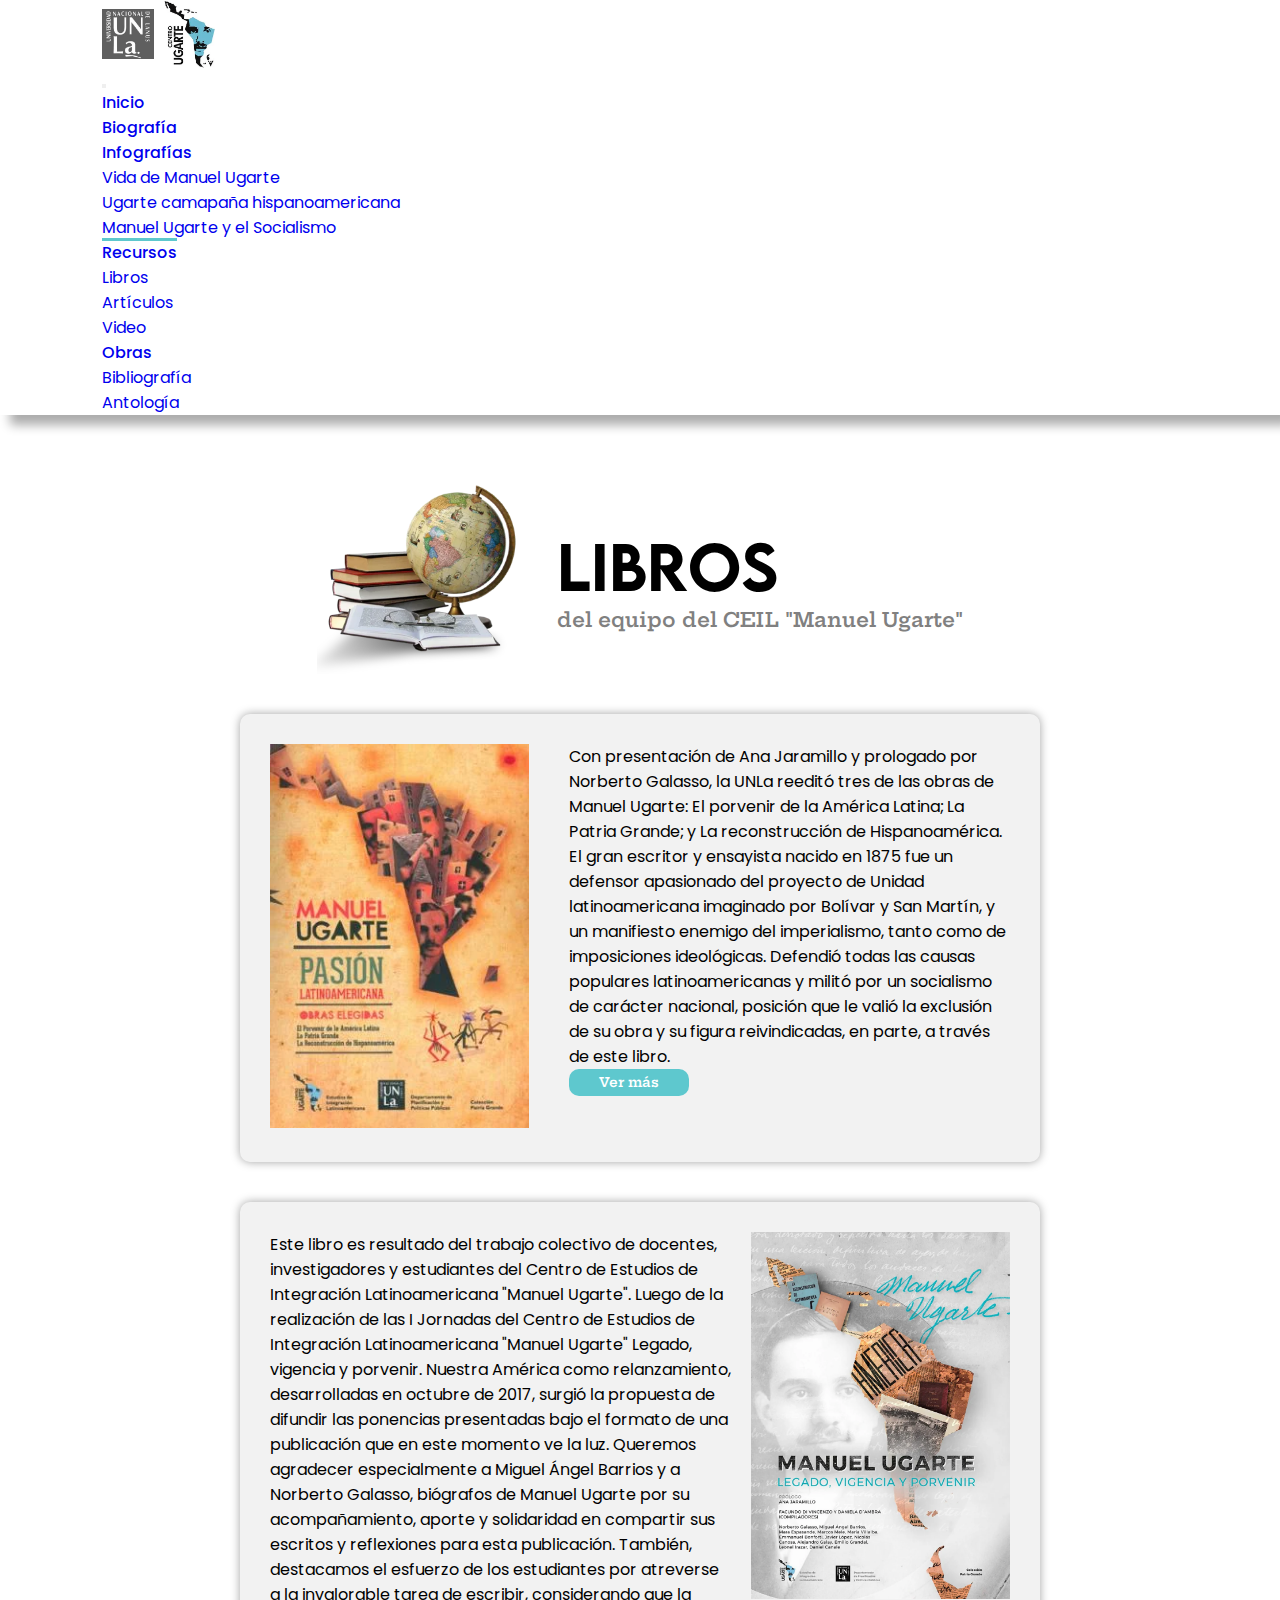
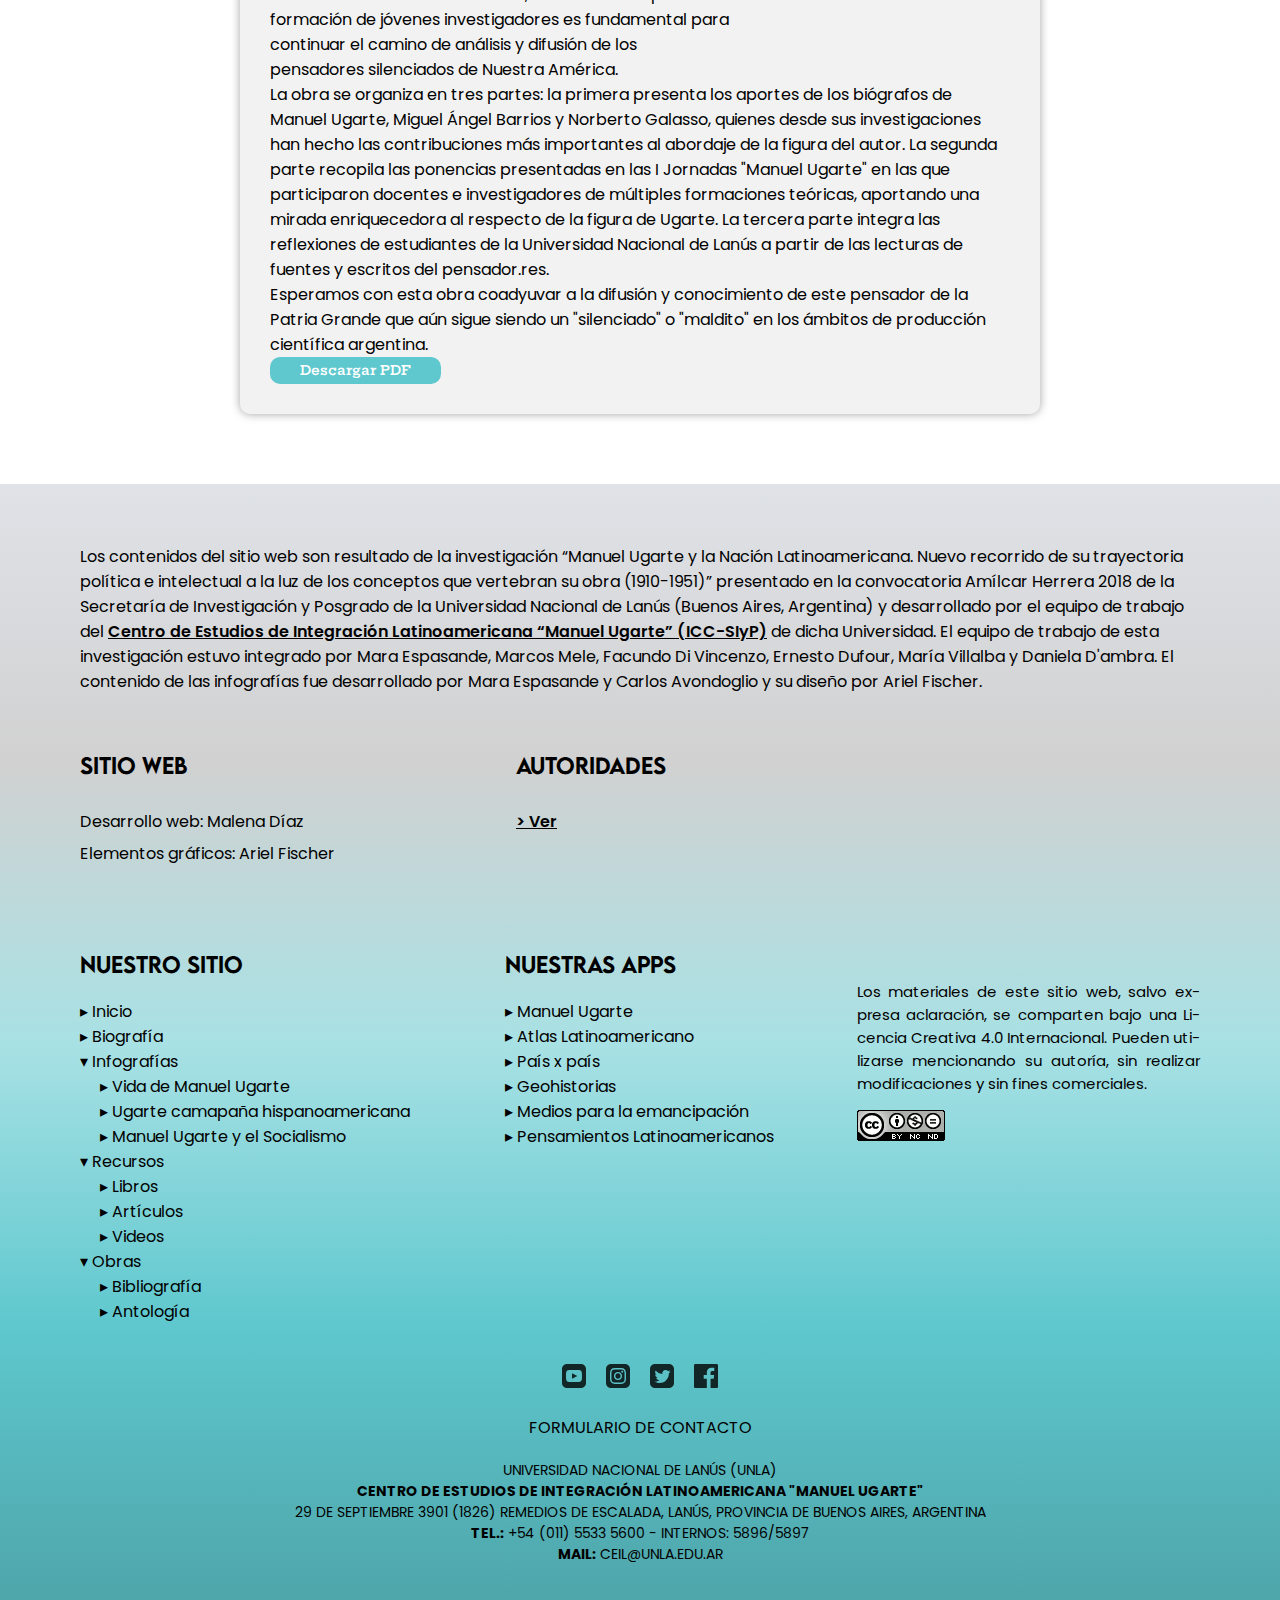
<file: pages/libros.html>
<!DOCTYPE html>
<html lang="es">
<head>
    <meta charset="UTF-8">
    <meta http-equiv="X-UA-Compatible" content="IE=edge">
    <meta name="viewport" content="width=device-width, initial-scale=1.0">
    <title>Libros del equipo del CEIL "Manuel Ugarte"</title>
    <!--SEO-->
    <link rel="shortcut icon" href="../images/logo-centro-ugarte-removebg.png" type="image/x-icon">
    <meta name="description" content="Investigación “Manuel Ugarte y la Nación Latinoamericana. Nuevo recorrido de su trayectoria política e intelectual a la luz de los conceptos que vertebran su obra (1910-1951)” desarrollada por el equipo de trabajo del CEIL “Manuel Ugarte” (ICC-SIyP) de la UNLA">
    <meta property="og: title" content="Libros del equipo del CEIL “Manuel Ugarte”">
    <meta property="og: description" content="Investigación “Manuel Ugarte y la Nación Latinoamericana. Nuevo recorrido de su trayectoria política e intelectual a la luz de los conceptos que vertebran su obra (1910-1951)” desarrollada por el equipo de trabajo del CEIL “Manuel Ugarte” (ICC-SIyP) de la UNLA">
    <meta property="og: image" content="../images/manuel-ugarte-home.webp">    
    <!-- <meta property="og: url" content=""> -->
    <meta property="og: locale" content="es_ES">
    <!--Bootstrap-->
    <link href="https://cdn.jsdelivr.net/npm/bootstrap@5.0.2/dist/css/bootstrap.min.css" rel="stylesheet" integrity="sha384-EVSTQN3/azprG1Anm3QDgpJLIm9Nao0Yz1ztcQTwFspd3yD65VohhpuuCOmLASjC" crossorigin="anonymous">
    <script src="https://cdn.jsdelivr.net/npm/bootstrap@5.0.2/dist/js/bootstrap.bundle.min.js" integrity="sha384-MrcW6ZMFYlzcLA8Nl+NtUVF0sA7MsXsP1UyJoMp4YLEuNSfAP+JcXn/tWtIaxVXM" crossorigin="anonymous"></script>
    <!--css-->
    <link rel="stylesheet" href="../style/style.css">
    <!--Fonts-->
    <link rel="preconnect" href="https://fonts.googleapis.com">
    <link rel="preconnect" href="https://fonts.gstatic.com" crossorigin>
    <link href="https://fonts.googleapis.com/css2?family=Poppins&display=swap" rel="stylesheet">
</head>
<body>
    <header>
        <nav class="navbar navbar-expand-lg navbar-light bg-light navBar">
            <div class="container-fluid">
                <div class="navbar-brand">
                    <a href="../index.html">
                        <img src="../images/logo-unla.webp" alt="Logo UNLA">
                    </a>
                    <a href="http://centrougarte.unla.edu.ar/" target="_blank">
                        <img src="../images/logo-centro-ugarte.webp" alt="Logo del Centro Ugarte">
                    </a>
                </div>
                <button class="navbar-toggler" type="button" data-bs-toggle="collapse" data-bs-target="#navbarScroll" aria-controls="navbarScroll" aria-expanded="false" aria-label="Toggle navigation">
                    <span class="navbar-toggler-icon"></span>
                </button>
                <div class="collapse navbar-collapse" id="navbarScroll">
                    <ul class="navbar-nav me-auto my-2 my-lg-0 navbar-nav-scroll" style="--bs-scroll-height: 100px;">
                        <li class="nav-item">
                            <a class="nav-link" aria-current="page" href="../index.html">Inicio</a>
                        </li>
                        <li class="nav-item">
                            <a class="nav-link" href="../pages/biografia.html">Biografía</a>
                        </li>
                        <li class="nav-item dropdown">
                            <a class="nav-link dropdown-toggle" href="#" id="navbarScrollingDropdown" role="button" data-bs-toggle="dropdown" aria-expanded="false">
                            Infografías
                            </a>
                            <ul class="dropdown-menu" aria-labelledby="navbarScrollingDropdown">
                                <li><a class="dropdown-item" href="../pages/infografia-vida-de-manuel-ugarte.html">Vida de Manuel Ugarte</a></li>
                                <li><a class="dropdown-item" href="../pages/infografia-ugarte-campaña-hispanoamericana.html">Ugarte camapaña hispanoamericana</a></li>
                                <li><a class="dropdown-item" href="../pages/infografia-ugarte-y-el-socialismo.html">Manuel Ugarte y el Socialismo</a></li>
                            </ul>
                        </li>
                        <li class="nav-item dropdown">
                            <a class="nav-link dropdown-toggle active" href="#" id="navbarScrollingDropdown" role="button" data-bs-toggle="dropdown" aria-expanded="false">
                            Recursos
                            </a>
                            <ul class="dropdown-menu" aria-labelledby="navbarScrollingDropdown">
                            <li><a class="dropdown-item" href="../pages/libros.html">Libros</a></li>
                            <li><a class="dropdown-item" href="../pages/articulos.html">Artículos</a></li>
                            <li><a class="dropdown-item" href="../pages/videos.html">Video</a></li>
                            </ul>
                        </li>
                        <li class="nav-item dropdown">
                            <a class="nav-link dropdown-toggle" href="#" id="navbarScrollingDropdown" role="button" data-bs-toggle="dropdown" aria-expanded="false">
                            Obras
                            </a>
                            <ul class="dropdown-menu" aria-labelledby="navbarScrollingDropdown">
                            <li><a class="dropdown-item" href="bibliografia.html">Bibliografía</a></li>
                            <li><a class="dropdown-item" href="antologia.html">Antología</a></li>
                            </ul>
                        </li>
                    </ul>
                </div>
            </div>
        </nav>
    </header>
    <main class="books">
        <div class="encabezado">
            <img src="../images/hero-libros.webp" alt="Libros">
            <h1 class="h1Title">LIBROS <span class="spanTitle">del equipo del CEIL "Manuel Ugarte"</span></h1>
        </div>
        <article class="bookCards">
            <div class="bookCardsImg">
                <img src="../images/libros-tapa-pasion-latinoamericana.webp" alt="Tapa del libro Manuel Ugarte, pasión latinoamericana">
            </div>
            <div>
                <p>Con presentación de Ana Jaramillo y prologado por Norberto Galasso, la UNLa reeditó tres de las obras de Manuel Ugarte: El porvenir de la América Latina; La Patria Grande; y La reconstrucción de Hispanoamérica. El gran escritor y ensayista nacido en 1875 fue un defensor apasionado del proyecto de Unidad latinoamericana imaginado por Bolívar y San Martín, y un manifiesto enemigo del imperialismo, tanto como de imposiciones ideológicas. Defendió todas las causas populares latinoamericanas y militó por un socialismo de carácter nacional, posición que le valió la exclusión de su obra y su figura reivindicadas, en parte, a través de este libro.</p>
                <a href="http://edunla.unla.edu.ar/publicaciones/catalog/book/131" target="_blank"><button>Ver más</button></a>
            </div>
        </article>
        <article class="bookCards bookCardsTwo">

                <div class="bookCardsTwoFirst">
                    <p>Este libro es resultado del trabajo colectivo de docentes, investigadores y estudiantes del Centro de Estudios de Integración Latinoamericana "Manuel Ugarte". Luego de la realización de las I Jornadas del Centro de Estudios de Integración Latinoamericana "Manuel Ugarte" Legado, vigencia y porvenir. Nuestra América como relanzamiento, desarrolladas en octubre de 2017, surgió la propuesta de difundir las ponencias presentadas bajo el formato de una publicación que en este momento ve la luz. Queremos agradecer especialmente a Miguel Ángel Barrios y a Norberto Galasso, biógrafos de Manuel Ugarte por su acompañamiento, aporte y solidaridad en compartir sus escritos y reflexiones para esta publicación. También, destacamos el esfuerzo de los estudiantes por atreverse a la invalorable tarea de escribir, considerando que la formación de jóvenes investigadores es fundamental para continuar el camino de análisis y difusión de los pensadores silenciados de Nuestra América.</p>
                    <div class="bookCardsImg">
                        <img src="../images/libros-tapa-ugarte-legado-vigencia.webp" alt="Tapa de libro Manuel Ugarte, legado, vigencia y porvenir.">
                    </div>
                </div>
                
                <p>La obra se organiza en tres partes: la primera presenta los aportes de los biógrafos de Manuel Ugarte, Miguel Ángel Barrios y Norberto Galasso, quienes desde sus investigaciones han hecho las contribuciones más importantes al abordaje de la figura del autor. La segunda parte recopila las ponencias presentadas en las I Jornadas "Manuel Ugarte" en las que participaron docentes e investigadores de múltiples formaciones teóricas, aportando una mirada enriquecedora al respecto de la figura de Ugarte. La tercera parte integra las reflexiones de estudiantes de la Universidad Nacional de Lanús a partir de las lecturas de fuentes y escritos del pensador.res.</p>
                <p>Esperamos con esta obra coadyuvar a la difusión y conocimiento de este pensador de la Patria Grande que aún sigue siendo un "silenciado" o "maldito" en los ámbitos de producción científica argentina.</p>
                <a href="../images/legado_vigencia_porvenir.pdf" download="Manuel Ugarte - Legado, vigencia y porvenir" target="_blank" rel="noopener noreferrer">
                    <button>Descargar PDF</button>
                </a>

            
        </article>
    </main>
    <footer>
        <div class="footerOne containerLayout">
            <p> Los contenidos del sitio web son resultado de la investigación “Manuel Ugarte y la Nación Latinoamericana. Nuevo recorrido de su trayectoria política e intelectual a la luz de los conceptos que vertebran su obra (1910-1951)” presentado en la convocatoria Amílcar Herrera 2018 de la Secretaría de Investigación y Posgrado de la Universidad Nacional de Lanús (Buenos Aires, Argentina) y desarrollado por el equipo de trabajo del <a href="http://centrougarte.unla.edu.ar/quienes-somos" target="_blank">Centro de Estudios de Integración Latinoamericana “Manuel Ugarte” (ICC-SIyP)</a> de dicha Universidad. El equipo de trabajo de esta investigación estuvo integrado por Mara Espasande, Marcos Mele, Facundo Di Vincenzo, Ernesto Dufour, María Villalba y Daniela D'ambra. El contenido de las infografías fue desarrollado por Mara Espasande y Carlos Avondoglio y su diseño por Ariel Fischer.</p>
            <div class="footerOneContainer">
                <div class="footerOneContainerSecond">
                    <div>
                        <h3>Sitio web</h3>
                        <p>Desarrollo web: Malena Díaz</p>
                        <p>Elementos gráficos: Ariel Fischer</p>
                    </div>
                    <div>
                      <h3>Autoridades</h3>
                      <a href="autoridades.html">> Ver</a>

                  </div>
                </div>
            </div>
        </div>
        <div class="footerTwo containerLayout">
            <div class="footerTwoOurSite">
                <h3>Nuestro sitio</h3>
                <ul>
                    <li><a href="../index.html">▸ Inicio</a></li>
                    <li><a href="biografia.html">▸ Biografía</a></li>
                    <li> ▾ Infografías
                        <ul class="subMenu">
                            <li><a href="infografia-vida-de-manuel-ugarte.html">▸ Vida de Manuel Ugarte</a></li>
                            <li><a href="infografia-ugarte-campaña-hispanoamericana.html">▸ Ugarte camapaña hispanoamericana</a></li>
                            <li><a href="infografia-ugarte-y-el-socialismo.html">▸ Manuel Ugarte y el Socialismo</a></li>
                        </ul>
                    </li>
                    <li>  ▾ Recursos
                        <ul class="subMenu">
                            <li><a href="libros.html">▸ Libros</a></li>
                            <li><a href="articulos.html">▸ Artículos</a></li>
                            <li><a href="videos.html">▸ Videos</a></li>
                        </ul>
                    </li>
                    <li>▾ Obras
                        <ul class="subMenu">
                            <li><a href="bibliografia.html">▸ Bibliografía</a></li>
                            <li><a href="antologia.html">▸ Antología</a></li>
                        </ul>
                    </li>        

                </ul>
            </div>
            <div>
                <h3>Nuestras apps</h3>
                <ul>
                    <li><a href="http://centrougarte.unla.edu.ar/#mugarte" target="_blank">▸ Manuel Ugarte</a></li>
                    <li> <a href="http://atlaslatinoamericano.unla.edu.ar/" target="_blank">▸ Atlas Latinoamericano</a></li>
                    <li><a href="http://centrougarte.unla.edu.ar/pais-x-pais.html" target="_blank">▸ País x país</a></li>
                    <li><a href="http://centrougarte.unla.edu.ar/geohistorias/" target="_blank">▸ Geohistorias</a></li>
                    <li><a href="http://centrougarte.unla.edu.ar/medios/" target="_blank">▸ Medios para la emancipación</a></li>
                    <li><a href="http://pensamientos.centrougarte.unla.edu.ar/#/" target="_blank">▸ Pensamientos Latinoamericanos</a></li>
                </ul>
            </div>
            <div class="footerTwoCopyright">
              <p class="footerOneCopy">Los materiales de este sitio web, salvo expresa aclaración, se comparten bajo una Licencia Creativa 4.0 Internacional. Pueden utilizarse mencionando su autoría, sin realizar modificaciones y sin fines comerciales.</p>
              <img src="../images/copyright.webp" alt="Copyright">
            </div>
        </div>
        <div class="footerThree containerLayout">
            <div class="footerThreeRedes">
                <a href="https://www.youtube.com/channel/UC3T5bbAK5THikY5wuIOMAwA" target="_blank"><img src="../images/youtube.svg" alt="YouTube"></a>
                <a href="https://www.instagram.com/centrougarte.unla/?hl=es-la" target="_blank"><img src="../images/instagram.svg" alt="Instagram"></a>
                <a href="https://twitter.com/c_ugarteunla?lang=es" target="_blank"><img src="../images/twitter.svg" alt="Twitter"></a>
                <a href="https://www.facebook.com/CentroUgarte/" target="_blank"><img src="../images/facebook.svg" alt="Facebook"></a>
            </div>
            <a href="http://centrougarte.unla.edu.ar/contacto" target="_blank" class="footerThreeForm">FORMULARIO DE CONTACTO</a>
            <div class="footerThreeCopy">
                <p>UNIVERSIDAD NACIONAL DE LANÚS (UNLA) <br> <strong>CENTRO DE ESTUDIOS DE INTEGRACIÓN LATINOAMERICANA "MANUEL UGARTE"</strong></p>
                <p>29 DE SEPTIEMBRE 3901 (1826) REMEDIOS DE ESCALADA, LANÚS, PROVINCIA DE BUENOS AIRES, ARGENTINA<br>
                    <strong>TEL.:</strong> +54 (011) 5533 5600 - INTERNOS: 5896/5897<br>
                    <strong>MAIL:</strong> CEIL@UNLA.EDU.AR</p>
            </div>
        </div>
    </footer>
</body>
</html>
</file>
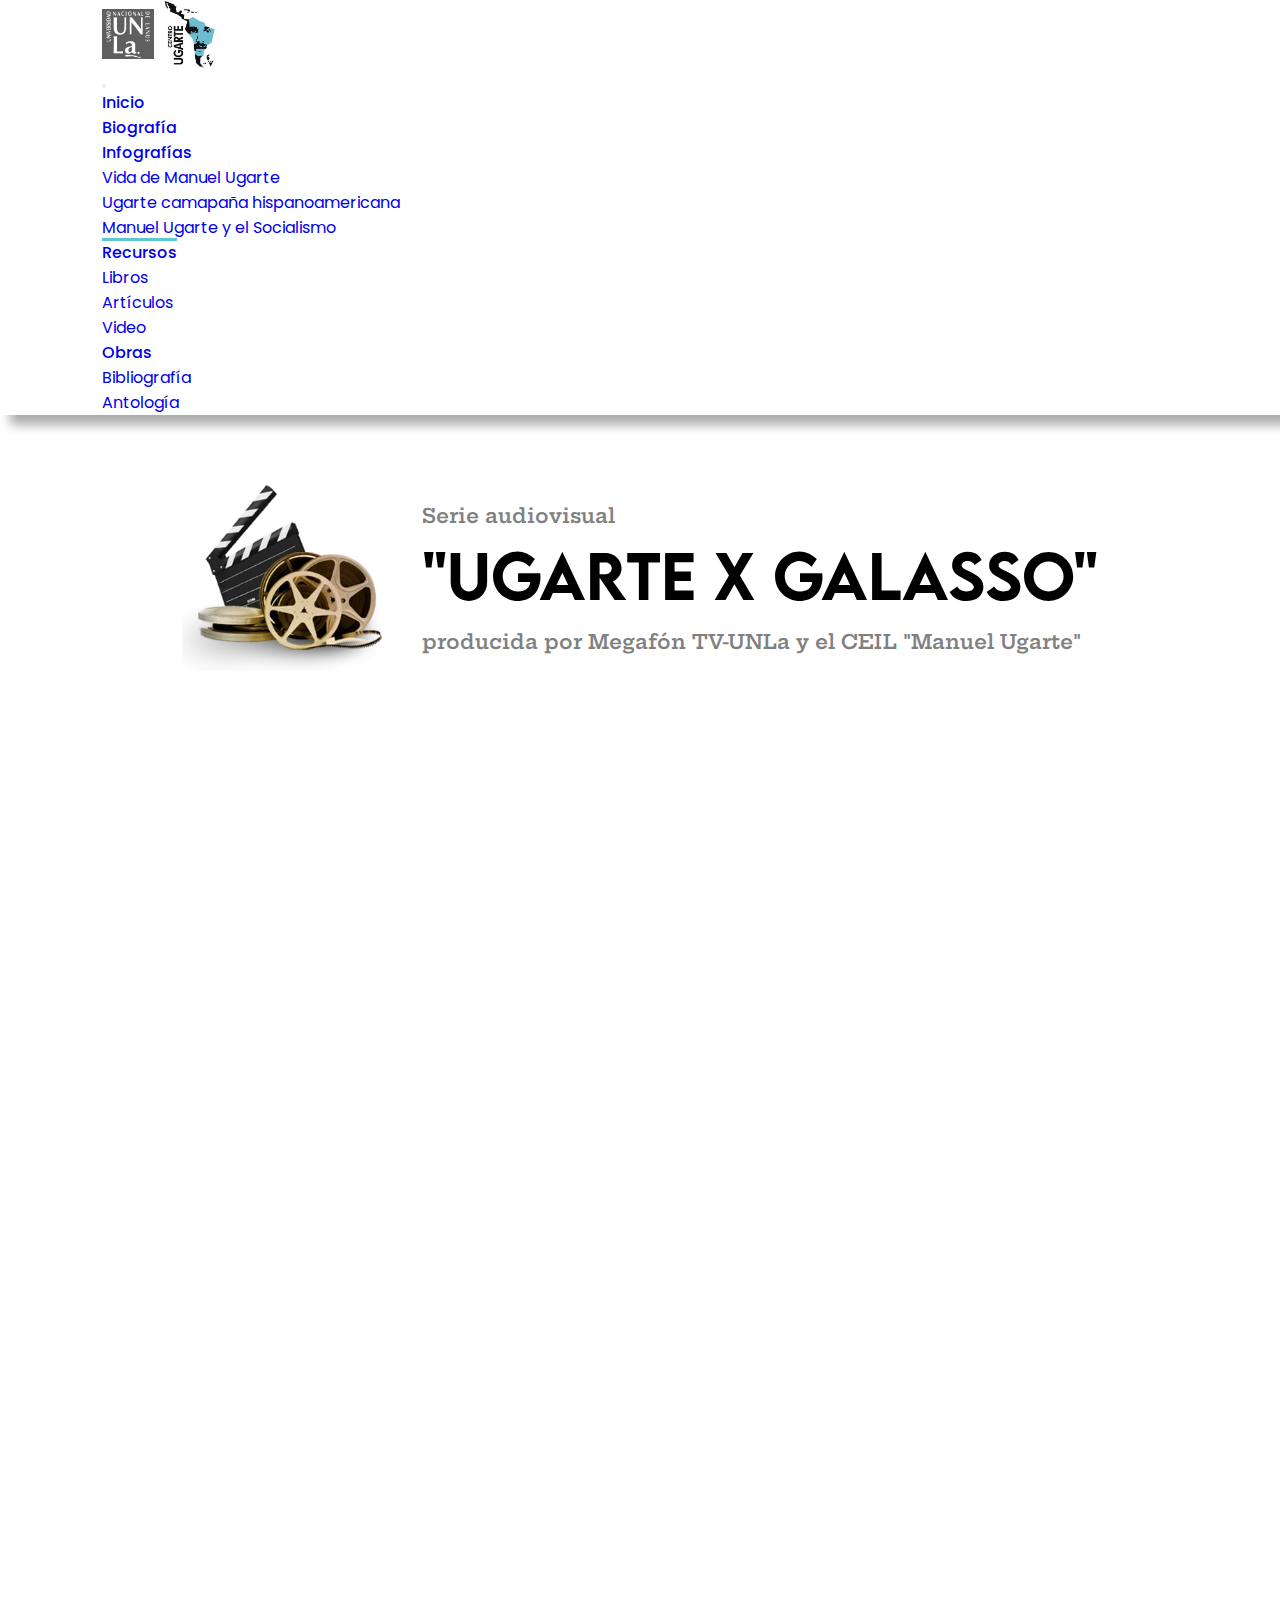
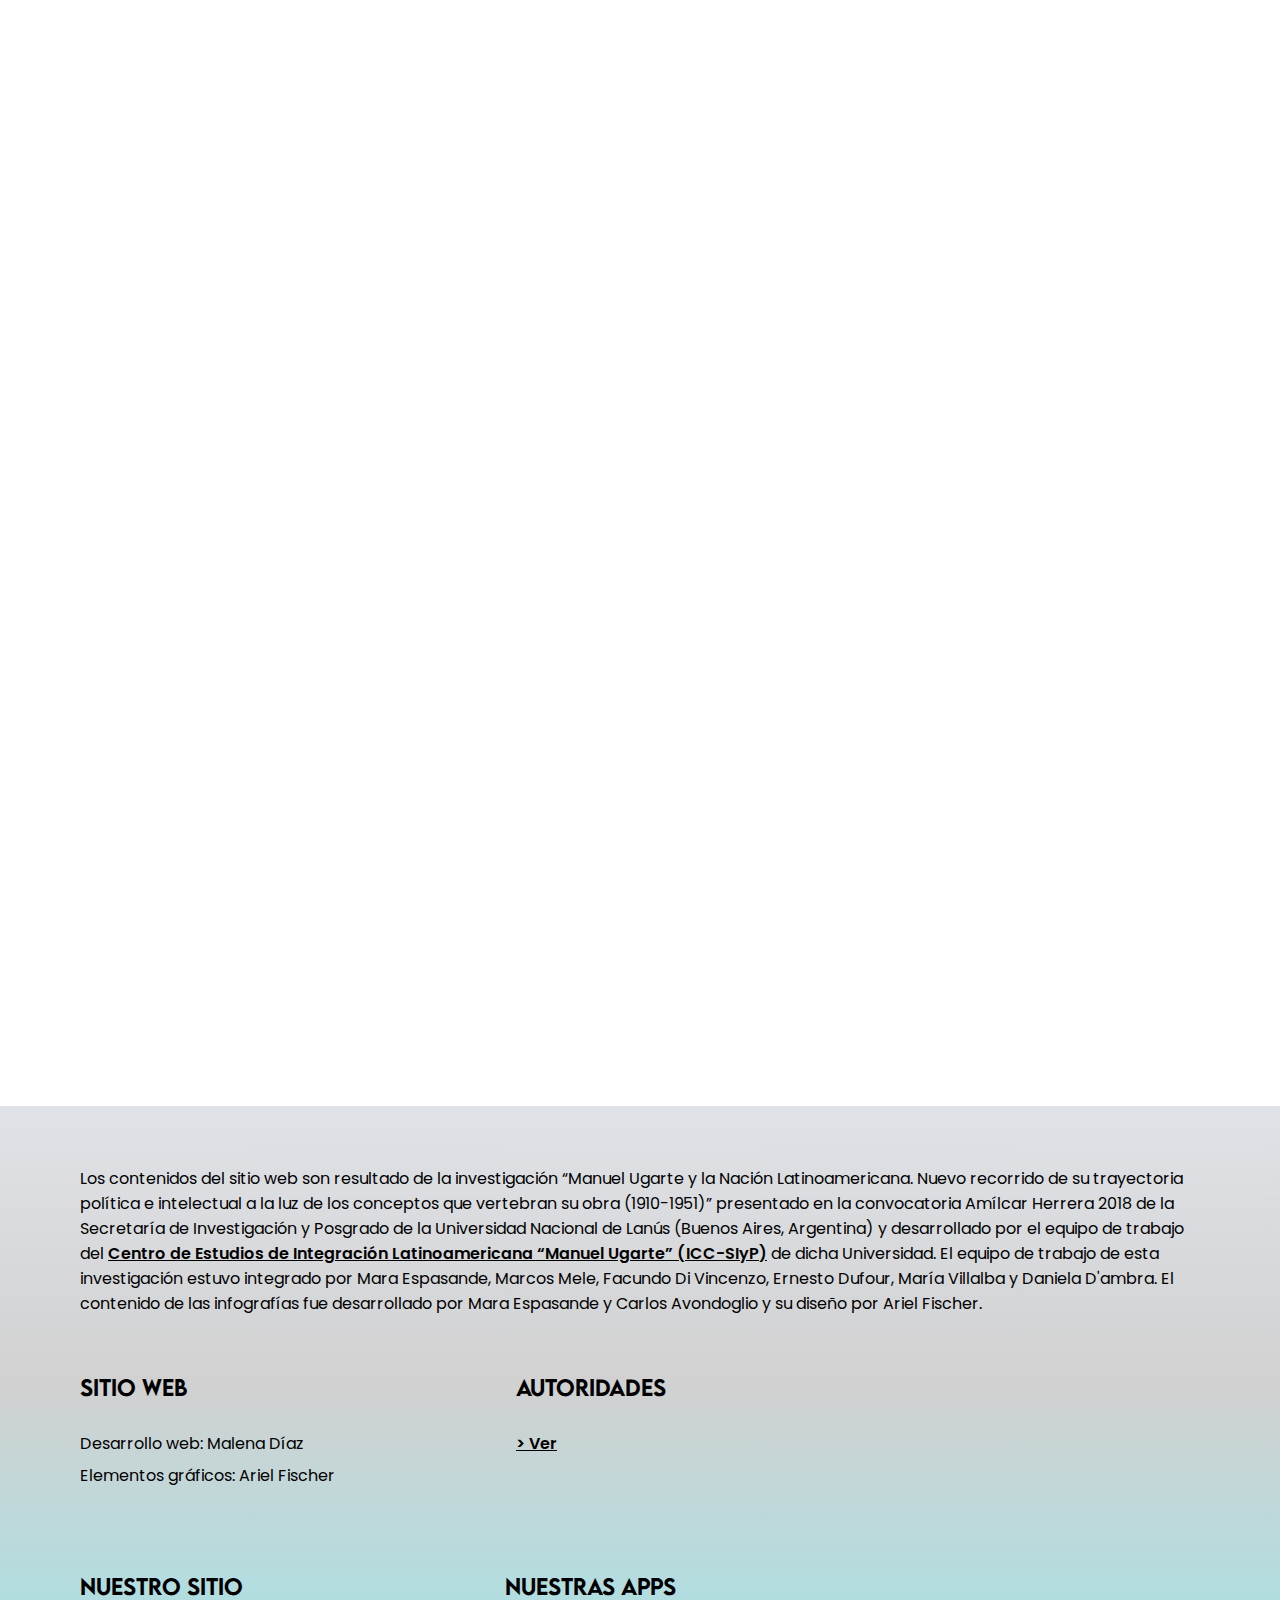
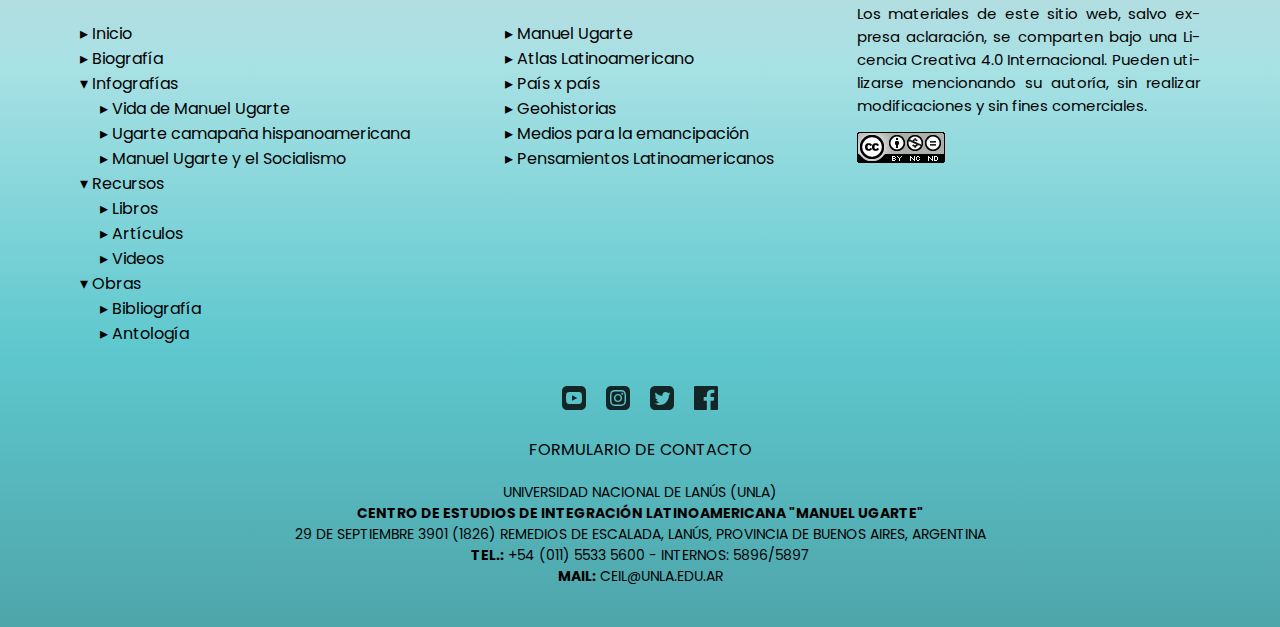
<file: pages/videos.html>
<!DOCTYPE html>
<html lang="es">
<head>
    <meta charset="UTF-8">
    <meta http-equiv="X-UA-Compatible" content="IE=edge">
    <meta name="viewport" content="width=device-width, initial-scale=1.0">
    <title>Videos del equipo del CEIL "Manuel Ugarte"</title>
    <!--SEO-->
    <link rel="shortcut icon" href="../images/logo-centro-ugarte-removebg.png" type="image/x-icon">
    <meta name="description" content="Investigación “Manuel Ugarte y la Nación Latinoamericana. Nuevo recorrido de su trayectoria política e intelectual a la luz de los conceptos que vertebran su obra (1910-1951)” desarrollada por el equipo de trabajo del CEIL “Manuel Ugarte” (ICC-SIyP) de la UNLA">
    <meta property="og: title" content="Videos del equipo del CEIL “Manuel Ugarte”">
    <meta property="og: description" content="Investigación “Manuel Ugarte y la Nación Latinoamericana. Nuevo recorrido de su trayectoria política e intelectual a la luz de los conceptos que vertebran su obra (1910-1951)” desarrollada por el equipo de trabajo del CEIL “Manuel Ugarte” (ICC-SIyP) de la UNLA">
    <meta property="og: image" content="../images/manuel-ugarte-home.webp">    
    <!-- <meta property="og: url" content=""> -->
    <meta property="og: locale" content="es_ES">
    <!--Bootstrap-->
    <link href="https://cdn.jsdelivr.net/npm/bootstrap@5.0.2/dist/css/bootstrap.min.css" rel="stylesheet" integrity="sha384-EVSTQN3/azprG1Anm3QDgpJLIm9Nao0Yz1ztcQTwFspd3yD65VohhpuuCOmLASjC" crossorigin="anonymous">
    <script src="https://cdn.jsdelivr.net/npm/bootstrap@5.0.2/dist/js/bootstrap.bundle.min.js" integrity="sha384-MrcW6ZMFYlzcLA8Nl+NtUVF0sA7MsXsP1UyJoMp4YLEuNSfAP+JcXn/tWtIaxVXM" crossorigin="anonymous"></script>
    <!--css-->
    <link rel="stylesheet" href="../style/style.css">
    <!--Fonts-->
    <link rel="preconnect" href="https://fonts.googleapis.com">
    <link rel="preconnect" href="https://fonts.gstatic.com" crossorigin>
    <link href="https://fonts.googleapis.com/css2?family=Poppins&display=swap" rel="stylesheet">
</head>
<body>
    <header>
        <nav class="navbar navbar-expand-lg navbar-light bg-light navBar">
            <div class="container-fluid">
                <div class="navbar-brand">
                    <a href="../index.html">
                        <img src="../images/logo-unla.webp" alt="Logo UNLA">
                    </a>
                    <a href="http://centrougarte.unla.edu.ar/" target="_blank">
                        <img src="../images/logo-centro-ugarte.webp" alt="Logo del Centro Ugarte">
                    </a>
                </div>
                <button class="navbar-toggler" type="button" data-bs-toggle="collapse" data-bs-target="#navbarScroll" aria-controls="navbarScroll" aria-expanded="false" aria-label="Toggle navigation">
                    <span class="navbar-toggler-icon"></span>
                </button>
                <div class="collapse navbar-collapse" id="navbarScroll">
                    <ul class="navbar-nav me-auto my-2 my-lg-0 navbar-nav-scroll" style="--bs-scroll-height: 100px;">
                        <li class="nav-item">
                            <a class="nav-link" aria-current="page" href="../index.html">Inicio</a>
                        </li>
                        <li class="nav-item">
                            <a class="nav-link" href="../pages/biografia.html">Biografía</a>
                        </li>
                        <li class="nav-item dropdown">
                            <a class="nav-link dropdown-toggle" href="#" id="navbarScrollingDropdown" role="button" data-bs-toggle="dropdown" aria-expanded="false">
                            Infografías
                            </a>
                            <ul class="dropdown-menu" aria-labelledby="navbarScrollingDropdown">
                                <li><a class="dropdown-item" href="../pages/infografia-vida-de-manuel-ugarte.html">Vida de Manuel Ugarte</a></li>
                                <li><a class="dropdown-item" href="../pages/infografia-ugarte-campaña-hispanoamericana.html">Ugarte camapaña hispanoamericana</a></li>
                                <li><a class="dropdown-item" href="../pages/infografia-ugarte-y-el-socialismo.html">Manuel Ugarte y el Socialismo</a></li>
                            </ul>
                        </li>
                        <li class="nav-item dropdown">
                            <a class="nav-link dropdown-toggle active" href="#" id="navbarScrollingDropdown" role="button" data-bs-toggle="dropdown" aria-expanded="false">
                            Recursos
                            </a>
                            <ul class="dropdown-menu" aria-labelledby="navbarScrollingDropdown">
                            <li><a class="dropdown-item" href="../pages/libros.html">Libros</a></li>
                            <li><a class="dropdown-item" href="../pages/articulos.html">Artículos</a></li>
                            <li><a class="dropdown-item" href="../pages/videos.html">Video</a></li>
                            </ul>
                        </li>
                        <li class="nav-item dropdown">
                            <a class="nav-link dropdown-toggle" href="#" id="navbarScrollingDropdown" role="button" data-bs-toggle="dropdown" aria-expanded="false">
                            Obras
                            </a>
                            <ul class="dropdown-menu" aria-labelledby="navbarScrollingDropdown">
                            <li><a class="dropdown-item" href="bibliografia.html">Bibliografía</a></li>
                            <li><a class="dropdown-item" href="antologia.html">Antología</a></li>
                            </ul>
                        </li>
                    </ul>
                </div>
            </div>
        </nav>
    </header>
    <main class="videos">
        <div class="encabezado">
            <img src="../images/hero-videos.webp" alt="Videos">
            <div>
                <span class="spanTitle">Serie audiovisual</span>        
                <h1 class="h1Title"> "Ugarte x Galasso"</h1>
                <h2 class="spanTitle"> producida por Megafón TV-UNLa y el CEIL "Manuel Ugarte"</h2>
            </div>
        </div>
        <div class="videosContainer">
            <div class="videoUno">
                <iframe width="100%" height="100%" src="https://www.youtube.com/embed/NF3WEWFA18I" title="YouTube video player" frameborder="0" allow="accelerometer; autoplay; clipboard-write; encrypted-media; gyroscope; picture-in-picture" allowfullscreen></iframe>
            </div>
            <div class="videoDos">
                <iframe width="100%" height="100%" src="https://www.youtube.com/embed/T50-BXcsr8M" title="YouTube video player" frameborder="0" allow="accelerometer; autoplay; clipboard-write; encrypted-media; gyroscope; picture-in-picture" allowfullscreen></iframe>
            </div>
            <div class="videoTres">
                <iframe width="100%" height="100%" src="https://www.youtube.com/embed/x-M_EvFSB5s" title="YouTube video player" frameborder="0" allow="accelerometer; autoplay; clipboard-write; encrypted-media; gyroscope; picture-in-picture" allowfullscreen></iframe>
            </div>
            <div class="videoCuatro">
                <iframe width="100%" height="100%" src="https://www.youtube.com/embed/tuF5nxkr7Fg" title="YouTube video player" frameborder="0" allow="accelerometer; autoplay; clipboard-write; encrypted-media; gyroscope; picture-in-picture" allowfullscreen></iframe>
            </div>
            <div class="videoCinco">
                <iframe width="100%" height="100%" src="https://www.youtube.com/embed/cVJyyGl56O4" title="YouTube video player" frameborder="0" allow="accelerometer; autoplay; clipboard-write; encrypted-media; gyroscope; picture-in-picture" allowfullscreen></iframe>
            </div>
        </div>

    </main>
    <footer>
        <div class="footerOne containerLayout">
            <p> Los contenidos del sitio web son resultado de la investigación “Manuel Ugarte y la Nación Latinoamericana. Nuevo recorrido de su trayectoria política e intelectual a la luz de los conceptos que vertebran su obra (1910-1951)” presentado en la convocatoria Amílcar Herrera 2018 de la Secretaría de Investigación y Posgrado de la Universidad Nacional de Lanús (Buenos Aires, Argentina) y desarrollado por el equipo de trabajo del <a href="http://centrougarte.unla.edu.ar/quienes-somos" target="_blank">Centro de Estudios de Integración Latinoamericana “Manuel Ugarte” (ICC-SIyP)</a> de dicha Universidad. El equipo de trabajo de esta investigación estuvo integrado por Mara Espasande, Marcos Mele, Facundo Di Vincenzo, Ernesto Dufour, María Villalba y Daniela D'ambra. El contenido de las infografías fue desarrollado por Mara Espasande y Carlos Avondoglio y su diseño por Ariel Fischer.</p>
            <div class="footerOneContainer">
                <div class="footerOneContainerSecond">
                    <div>
                        <h3>Sitio web</h3>
                        <p>Desarrollo web: Malena Díaz</p>
                        <p>Elementos gráficos: Ariel Fischer</p>
                    </div>
                    <div>
                      <h3>Autoridades</h3>
                      <a href="autoridades.html">> Ver</a>

                  </div>
                </div>
            </div>
        </div>
        <div class="footerTwo containerLayout">
            <div class="footerTwoOurSite">
                <h3>Nuestro sitio</h3>
                <ul>
                    <li><a href="../index.html">▸ Inicio</a></li>
                    <li><a href="biografia.html">▸ Biografía</a></li>
                    <li> ▾ Infografías
                        <ul class="subMenu">
                            <li><a href="infografia-vida-de-manuel-ugarte.html">▸ Vida de Manuel Ugarte</a></li>
                            <li><a href="infografia-ugarte-campaña-hispanoamericana.html">▸ Ugarte camapaña hispanoamericana</a></li>
                            <li><a href="infografia-ugarte-y-el-socialismo.html">▸ Manuel Ugarte y el Socialismo</a></li>
                        </ul>
                    </li>
                    <li>  ▾ Recursos
                        <ul class="subMenu">
                            <li><a href="libros.html">▸ Libros</a></li>
                            <li><a href="articulos.html">▸ Artículos</a></li>
                            <li><a href="videos.html">▸ Videos</a></li>
                        </ul>
                    </li>
                    <li>▾ Obras
                        <ul class="subMenu">
                            <li><a href="bibliografia.html">▸ Bibliografía</a></li>
                            <li><a href="antologia.html">▸ Antología</a></li>
                        </ul>
                    </li>        

                </ul>
            </div>
            <div>
                <h3>Nuestras apps</h3>
                <ul>
                    <li><a href="http://centrougarte.unla.edu.ar/#mugarte" target="_blank">▸ Manuel Ugarte</a></li>
                    <li> <a href="http://atlaslatinoamericano.unla.edu.ar/" target="_blank">▸ Atlas Latinoamericano</a></li>
                    <li><a href="http://centrougarte.unla.edu.ar/pais-x-pais.html" target="_blank">▸ País x país</a></li>
                    <li><a href="http://centrougarte.unla.edu.ar/geohistorias/" target="_blank">▸ Geohistorias</a></li>
                    <li><a href="http://centrougarte.unla.edu.ar/medios/" target="_blank">▸ Medios para la emancipación</a></li>
                    <li><a href="http://pensamientos.centrougarte.unla.edu.ar/#/" target="_blank">▸ Pensamientos Latinoamericanos</a></li>
                </ul>
            </div>
            <div class="footerTwoCopyright">
              <p class="footerOneCopy">Los materiales de este sitio web, salvo expresa aclaración, se comparten bajo una Licencia Creativa 4.0 Internacional. Pueden utilizarse mencionando su autoría, sin realizar modificaciones y sin fines comerciales.</p>
              <img src="../images/copyright.webp" alt="Copyright">
            </div>
        </div>
        <div class="footerThree containerLayout">
            <div class="footerThreeRedes">
                <a href="https://www.youtube.com/channel/UC3T5bbAK5THikY5wuIOMAwA" target="_blank"><img src="../images/youtube.svg" alt="YouTube"></a>
                <a href="https://www.instagram.com/centrougarte.unla/?hl=es-la" target="_blank"><img src="../images/instagram.svg" alt="Instagram"></a>
                <a href="https://twitter.com/c_ugarteunla?lang=es" target="_blank"><img src="../images/twitter.svg" alt="Twitter"></a>
                <a href="https://www.facebook.com/CentroUgarte/" target="_blank"><img src="../images/facebook.svg" alt="Facebook"></a>
            </div>
            <a href="http://centrougarte.unla.edu.ar/contacto" target="_blank" class="footerThreeForm">FORMULARIO DE CONTACTO</a>
            <div class="footerThreeCopy">
                <p>UNIVERSIDAD NACIONAL DE LANÚS (UNLA) <br> <strong>CENTRO DE ESTUDIOS DE INTEGRACIÓN LATINOAMERICANA "MANUEL UGARTE"</strong></p>
                <p>29 DE SEPTIEMBRE 3901 (1826) REMEDIOS DE ESCALADA, LANÚS, PROVINCIA DE BUENOS AIRES, ARGENTINA<br>
                    <strong>TEL.:</strong> +54 (011) 5533 5600 - INTERNOS: 5896/5897<br>
                    <strong>MAIL:</strong> CEIL@UNLA.EDU.AR</p>
            </div>
        </div>
    </footer>
</body>
</html>
</file>
<file: style/style.css>
*{margin:0;padding:0;box-sizing:border-box}a{text-decoration:none}li{list-style:none;font-family:'Poppins',sans-serif}ol,ul{padding-left:0}img{max-width:100%}p{font-family:'Poppins',sans-serif}@font-face{font-family:'LemonMilk';src:url(../fonts/LEMONMILK-Medium.otf) format('truetype');font-style:normal;font-weight:600;font-display:swap}@font-face{font-family:'LemonMilk T';src:url(../fonts/LEMONMILK-Light.otf) format('truetype');font-style:normal;font-weight:300;font-display:swap}@font-face{font-family:'HeptaSlab';src:url(../fonts/HeptaSlab-SemiBold.ttf) format('truetype');font-style:normal;font-weight:500;font-display:swap}@font-face{font-family:'HeptaSlab B';src:url(../fonts/HeptaSlab-Bold.ttf) format('truetype');font-style:normal;font-weight:600;font-display:swap}h1,.h1Title{font-family:'LemonMilk';font-size:60px}h2{font-family:'LemonMilk';font-size:60px;color:grey}.navbar-brand{display:flex;gap:10px;align-items:center}.navbar-brand a img{width:4vw}.navbar-collapse{flex-grow:unset}ul.navbar-nav.me-auto.my-2.my-lg-0.navbar-nav-scroll{gap:25px}.navBar{background-color:white!important;box-shadow:10px 10px 10px rgb(172,172,172);padding:0 8%;z-index:1}.navBarHome{box-shadow:10px 10px 10px rgb(103,103,103)}.navbar-light .navbar-nav .nav-link{border-top:solid 3px transparent;font-weight:500}.navbar-light .navbar-nav .nav-link.active,.navbar-light .navbar-nav .show>.nav-link{border-top:solid 3px #5ec8ce}.navbar-light .navbar-nav .nav-link:hover{color:#5ec8ce}.dropdown-item:active{background-color:#5ec8ce}.hero{padding:40px 10%;display:flex;flex-direction:column;justify-content:center;align-items:flex-start;position:relative;background-image:url(../images/home-ugarte.webp);background-size:cover;background-repeat:no-repeat;height:100vh;width:100%}.hero h1{font-size:8vw;font-family:'LemonMilk';color:#000;text-align:start}.hero h1 span{display:block;color:#fff;font-size:4vw;font-family:'LemonMilk T';text-shadow:0 0 10px #000;margin-bottom:-15px}.hero h2{font-family:'HeptaSlab';font-size:2.05vw;color:#000}.heroIMG{display:none}.description{padding:70px 80px 90px;color:#fff;background:linear-gradient(#000000,#dfe2e7)}.description p{text-shadow:0 0 .2em rgb(0,0,0)}.descriptionHeader{position:relative;height:200px;display:flex;justify-content:center;align-items:flex-end;margin:-20px auto 40px;width:520px}.descriptionHeader h2{z-index:1;color:#dfe2e7}.black{color:rgb(0,0,0)}.descriptionHeaderGif{width:200px;position:absolute;left:0}.descriptionHeaderGif img{border-radius:100px}.description h2{text-align:center;margin-bottom:30px;font-family:'LemonMilk';font-size:60px}.descriptionP{max-width:1000px;margin:40px auto}.description button{margin:0 auto;border:none;background-color:transparent;transition:1s;font-family:'HeptaSlab B'}.description button:hover{transform:translateX(20%);transition:1s}.infograph{padding-bottom:80px;display:flex;flex-direction:column;background-color:#dfe2e7;align-items:center}.biographH2{padding-top:50px}.infograph h2{text-align:center;margin-bottom:10px;color:#000}.infograph p,.productions p,.bibliograph p{margin-bottom:50px;text-align:center;font-size:16px;color:rgb(136,136,136);font-family:'HeptaSlab';max-width:500px}.biographIndex{background-color:#00000014;padding:30px;border-radius:10px;align-self:flex-start;width:100%}.biographIndex h2{margin-top:0px!important}.biographIndex ol li{margin-top:10px;list-style:decimal;padding-left:10px}.biographIndex ol li a{color:rgb(36,36,36);font-family:'HeptaSlab'}.biographIndex ol{padding-left:20px}.infographContainer{display:flex;justify-content:center;gap:50px}.infographContainer article{width:200px;transition:1s}.infographContainer article img{border-radius:5px;box-shadow:0 0 10px #000}.infographContainer article:hover{transform:scale(1.1);transition:1s}.productions{display:flex;flex-direction:column;align-items:center;padding:60px 80px;background-image:url(../images/background.webp);background-size:cover;background-repeat:no-repeat}.productions h2{color:rgb(255,255,255)}.productions p{color:rgb(225,225,225);font-size:18px;max-width:none}.productionsContainer{display:flex;justify-content:center;align-items:center;gap:30px}.productions a{display:flex;flex-direction:column;justify-content:center;align-items:center;font-family:'HeptaSlab B';text-transform:uppercase;gap:10px;color:#000;background:radial-gradient(ellipse at top,rgb(255,245,224),transparent),radial-gradient(ellipse at bottom,rgb(241,221,180),transparent);width:240px;height:240px;border-radius:500px;box-shadow:0 0 10px rgba(0,0,0,.415);text-align:center;transition:1s}.productionsContainer a:hover{transform:scale(1.1);transition:1s;backdrop-filter:grayscale(300%);background-color:rgb(255,255,255)}.productionsContainer:hover>:not(:hover),.infographContainer:hover>:not(:hover){opacity:.5}.productions a div{width:100px}.carouselContainer{background-color:#fff;padding:50px 0}.carousel{width:60%;margin:auto;border-radius:10px}.carousel-inner{border-radius:10px}.carousel-control-next{right:-12%}.carousel-control-prev{left:-12%}.carousel-control-next-icon{background-image:url(../images/arrow.svg)}.carousel-control-prev-icon{background-image:url(../images/arrow-prev.svg)}.carousel-caption.d-none.d-md-block{background-color:#5ec8ce;width:100%;margin:0;position:static;color:#000}#carouselExampleCaptions{box-shadow:0 0 10px #0000009c}.carousel-caption.d-none.d-md-block p{margin:20px 0 50px;font-family:'HeptaSlab';color:#000;font-size:19px}.carousel-indicators [data-bs-target]{background-color:rgba(0,0,0,.749)}footer{font-family:'Poppins',sans-serif;background:linear-gradient(#dfe2e7,#d1d1d1,#5ec8ce8a,#5ec8ce,#4ea5aa)}footer a{color:#000}footer a:hover{font-weight:600;color:#000}footer h3{font-family:'LemonMilk';font-size:21px;margin-bottom:20px}footer p{margin-bottom:0}.footerOne{color:#000;padding:60px 80px 40px;width:100%}.footerOne a{font-weight:600;text-decoration:underline}.footerOneContainer{margin-top:50px}.footerOneContainer div{margin-right:30px;line-height:2}.footerOneContainerFirst{display:grid;grid-template-columns:repeat(3,1fr);line-height:2;justify-content:flex-start;align-items:flex-start}.footerOneContainerSecond{display:grid;grid-template-columns:1fr 1fr .5fr;margin-top:50px}.footerOneCopy{margin:30px 0 15px;font-size:15px}.footerTwo{display:grid;grid-template-columns:1fr 1fr 1fr;justify-items:center;padding:40px 80px}.footerTwoOurSite{justify-self:flex-start}.footerTwoCopyright{padding-left:30px;text-align:justify;hyphens:auto}.subMenu{padding-left:20px}.footerThree{text-align:center;padding-bottom:40px}.footerThreeRedes{display:flex;justify-content:center;gap:20px;opacity:.8;margin-bottom:20px}.footerThreeCopy{font-size:14px;margin-top:20px}.encabezado{display:flex;align-items:center;justify-content:center;width:100%;margin-bottom:40px}.encabezado img{width:200px;margin-right:40px!important}.encabezado .encabezadoIMG{margin-right:-10px!important}.mainInfografias{position:relative}.descargarInfo{position:fixed;right:20px;bottom:20px}.descargarInfo a{display:flex;flex-direction:column;align-items:center;justify-content:center;padding:10px;background-color:rgba(255,255,255,.493);border-radius:5px;box-shadow:0 0 10px grey;transition:0.8s;color:#000;font-family:'HeptaSlab'}.descargarInfo a:hover{transform:scale(1.05);transition:0.8s}.descargarInfo a svg{margin-bottom:8px}.descargarInfo a p{margin:0;font-size:14px}.contenedorInfo{width:100%}.biograph,.bibliograph{max-width:900px;margin:40px auto;display:flex;flex-direction:column;align-items:center;font-size:17px}.biograph h1{margin:30px 0 50px}.biograph img{margin:25px}.biograph a{color:#5ec8ce;font-weight:900}.biograph p{hyphens:auto;font-size:18px}.biograph h2,.biograph h3,.bibliograph h2{font-size:20px;align-self:flex-start;margin:40px 0}.biographH2 h2,.bibliograph h2{margin-bottom:40px}.biograph .epigraph{max-width:600px;text-align:center;font-size:14px}.biograph ul li,.bibliograph ul li{margin:10px 70px}.biographTableMobile{display:none}.biographTable{display:grid;grid-template-columns:20% 20% 60%;border:1px solid grey;border-left:none;position:relative}.biographTable p,.tableImg{border-bottom:solid 1px grey;border-left:solid 1px grey;margin-bottom:0;padding:20px;font-family:'Poppins',sans-serif}.biographTableTitle{background-color:#dfe2e7;font-family:'HeptaSlab B'!important}.tableImg{display:flex;justify-content:center;align-items:center}.tableImg img{width:64px;height:64px}.biograph .tableEnd{position:absolute;width:100.2%;padding:30px;bottom:-88px;text-align:center;border:1px solid grey;border-top:none;background-color:#5ec8ce;color:#000;font-family:'HeptaSlab B';font-size:20px}.biograph .tableEnd:hover{background-color:#57bac0}.biographTable .biographTableYear{font-family:'HeptaSlab';color:grey}.biograph .quotesEndH3{margin-top:140px}.biograph .quote{font-size:15px;margin-left:70px}.biograph .quotesEnd{font-size:15px;margin-top:-20px}.authorities{margin-top:-20px;margin-bottom:80px}.authorities p{text-align:center!important;margin-bottom:30px}.books{margin:70px auto}.bookCards{display:flex;width:800px;margin:40px auto;gap:40px;background-color:rgba(128,128,128,.1);padding:30px;border-radius:10px;box-shadow:0 0 10px rgba(0,0,0,.365)}.bookCardsTwo{flex-direction:column;gap:0}.bookCardsTwoFirst{display:flex;gap:20px}.bookCardsImg{min-width:35%}.bookCards button,.articlesContainer article button,.articlesContainerV2 article button,.errorPage button{padding:5px 30px;border:none;border-radius:10px;background-color:#5ec8ce;color:#fff;font-family:'HeptaSlab'}.videos{margin:70px auto}.spanTitle{font-family:'HeptaSlab';display:block;color:grey;font-size:20px}.videos h1{margin:7px 0 13px}.videosContainer{display:grid;grid-template-columns:1fr 1fr;grid-template-rows:75vh 60vh 60vh;grid-template-areas:"videoUno videoUno" "videoDos videoTres" "videoCuatro videoCinco";gap:20px;padding:30px 5% 100px}.videoUno{grid-area:videoUno;width:100%}.videoDos{grid-area:videoDos}.videoTres{grid-area:videoTres}.videoCuatro{grid-area:videoCuatro}.videoCinco{grid-area:videoCinco}.articles{background-color:rgba(210,210,210,.119);padding:70px 0}.articles h1{font-size:55px}.articles .spanTitle{font-size:30px;margin-top:10px}.articles h2{font-size:20px;margin:60px 50px 30px}.articlesContainerV2{margin:50px 0}.articlesContainerV2{display:grid;grid-template-columns:repeat(4,1fr);gap:20px;padding:0 50px}.articlesContainerV2 article{box-shadow:0 0 10px rgba(0,0,0,.146);background-color:#fff;border-radius:10px;padding:20px;justify-content:center;align-items:center;justify-items:center;color:rgb(53,53,53)}.articlesContainerV2 article p{margin-bottom:8px}.articleTitle{font-weight:700;font-size:17px}.articleBttn{text-align:center;margin:30px 0 10px}.bibliograph{margin:70px auto}.bibliograph .ref{font-family:'Poppins',sans-serif;max-width:none;text-align:start}.bibliograph .spanTitle{font-size:30px}.bibliograph ul li{list-style:disc}.antologia{margin:70px auto}.antologia .spanTitle{font-size:30px}.antologiaBooks{padding-top:50px;display:flex;flex-wrap:wrap;justify-content:center;gap:5px}.antologiaBooks article{width:19%;text-align:center;transition:0.5s}.antologiaBooks article:hover{transform:scale(1.05);transition:0.5s}.antologiaBooks article a{color:#000}.antologiaBooks article p{padding-top:15px}.antologiaBooks article img{border-radius:3px}.errorPage{display:flex;flex-direction:column;justify-content:center;align-items:center;gap:20px;padding:80px 0}.errorPage img{width:170px}@media screen and (min-width:1024px){.containerLayout{max-width:1368px;margin:0 auto}.bibliograph h1,.antologia h1{margin-left:-15px}}@media screen and (min-width:701px) and (max-width:1024px){.navbar-brand a img{width:6vw}.navbar-nav-scroll{max-height:none}.navbar-nav-scroll{max-height:none}.dropdown-menu{border:none}.dropdown-item{white-space:break-spaces;border-top:1px solid rgb(212,212,212)}ul.navbar-nav.me-auto.my-2.my-lg-0.navbar-nav-scroll{gap:0}.navbar-light .navbar-toggler{color:transparent}.hero{display:grid;grid-template-columns:auto auto;grid-template-rows:auto auto;grid-template-areas:"uno img" "dos img";background-image:url(../images/background-tablet.webp)}.hero h1{grid-area:uno;align-self:flex-end;font-size:9vw}.hero h2{grid-area:dos;align-self:flex-start;font-size:2.3vw}.heroIMG{display:block;grid-area:img;align-self:center;margin-left:30px}.infographContainer{gap:30px}.productions a{width:200px;height:200px}.biograph,.books,.bibliograph{padding-left:30px;padding-right:30px}.bookCards{width:100%}.articles h1,.videos h1{font-size:35px;color:red}.articles .spanTitle,.videos .spanTitle{font-size:20px}.articlesContainerV2{grid-template-columns:repeat(2,1fr)}.antologiaBooks{flex-wrap:wrap;gap:90px}.footerOneContainerSecond{grid-template-columns:1fr 1fr}.footerOneContainer div{margin-right:0}.footerTwoCopyright{padding-left:0}.footerTwo{gap:10px}.footerOne,.footerTwo{padding-left:40px;padding-right:40px}}@media screen and (max-width:700px){.navBar{padding:.5rem 0}.navbar-brand a img{width:40px}.navbar-light .navbar-toggler{color:transparent}.navbar-light .navbar-nav .nav-link.active,.navbar-light .navbar-nav .show>.nav-link{border-top:none;color:#5ec8ce}.navbar-nav-scroll{max-height:none}.dropdown-menu{border:none}.dropdown-item{white-space:break-spaces;border-top:1px solid rgb(212,212,212)}ul.navbar-nav.me-auto.my-2.my-lg-0.navbar-nav-scroll{gap:0}.hero h1 span{font-size:35px;margin-bottom:0}.hero h1{font-size:60px;text-shadow:0 0 10px rgb(201,201,201)}.hero h2{font-size:15.4px;text-shadow:0 0 10px rgb(162,162,162)}.heroIMG{margin-top:20px;display:block;width:200px;align-self:center}.description{padding:70px 30px 20px}.descriptionHeader{width:100%;display:flex;gap:10px;justify-content:center;align-items:center;flex-wrap:wrap;height:auto}.descriptionHeaderGif{width:auto;max-width:70px;position:static}.description h2,.infograph h2{font-size:40px;margin-bottom:0}.description .black{color:#fff}.infograph{padding:20px 30px}.infographContainer{display:block}.infographContainer article{margin-bottom:30px}.infograph p{margin-top:10px;hyphens:auto}.productions{padding:50px 30px}.productions h2{font-size:35px;margin-bottom:0}.productionsContainer{flex-direction:column}.carousel{width:90%}.carousel-control-next{right:0%}.carousel-control-prev{left:0%}.carousel-indicators{bottom:0%}.d-none{display:block!important}.carousel-caption.d-none.d-md-block p{padding:0 20px}.carousel-control-next-icon,.carousel-control-prev-icon{margin-bottom:100px}.footerOne{padding:60px 30px}.footerTwo{padding:0 30px}.footerOneContainerFirst{grid-template-columns:1fr 1fr}.footerOneContainerSecond{display:block;margin-top:0}.footerTwoCopyright{padding:0 0 60px}.footerOneCopy{margin:0}.footerTwo{grid-template-columns:100%;gap:30px;justify-items:start}.footerThree{padding:0 30px 60px}.biograph,.books,.articles,.videos,.bibliograph,.antologia{padding-right:30px;padding-left:30px}.encabezado{flex-direction:column-reverse;position:relative}.books .encabezado h1{margin-top:0}.books .encabezado img{transform:scaleX(-1);opacity:.7}.encabezado .encabezadoIMG,.encabezado img{margin-right:0px!important;margin:0;position:absolute;left:0;z-index:-1}.encabezado img{width:140px;opacity:.9}.encabezado h1,.h1Title{margin-top:60px;font-size:40px!important;text-shadow:0 0 10px rgb(255,255,255);text-align:center}.encabezado .spanTitle{text-align:center;font-size:16px;text-shadow:0 0 10px rgb(255,255,255);color:#000}.infograph h2{font:30px;padding:30px 0}.biograph .quote{margin-left:0;color:grey}.biograph ul li,.bibliograph ul li{margin:10px 0;hyphens:auto}.biograph ul{max-width:100%!important}.biographTable{display:block;width:100%}.biographTable p,.biographTable img,.tableImg{display:none}.biograph .tableEnd{bottom:-120px}.biographTableMobile{display:block;width:100%}.biographTableMobile img{margin:0}.biographIndex{padding:30px 15px}.biographIndex h2{margin-left:30px;margin-bottom:20px}.biographIndex ol li{font-size:14px}.bookCards{flex-direction:column;width:100%;padding:15px;gap:20px}.bookCardsTwo{gap:0}.bookCardsTwoFirst{flex-direction:column-reverse}.bookCardsImg{min-width:auto!important}.bookCardsImg img{border-radius:5px}.bookCards a{display:flex;justify-content:center}.articles{padding-top:30px}.articles .encabezado img,.videos .encabezado img{left:-20px;top:-10px}.articlesContainerV2{grid-template-columns:100%;padding:0}.videos h1{margin-top:0}.videosContainer{padding:0;grid-template-columns:100%;grid-template-rows:auto auto auto auto auto;grid-template-areas:"videoUno" "videoDos" "videoTres" "videoCuatro" "videoCinco"}.bibliograph ul{margin-left:10px}.bibliograph ul li{font-size:16px}.biographH2 h2,.bibliograph h2{font-size:18px}.antologiaBooks{flex-direction:column;gap:40px}.antologiaBooks article{width:100%}}@media (min-width:576px){.modal-dialog{max-width:800px}}
</file>
